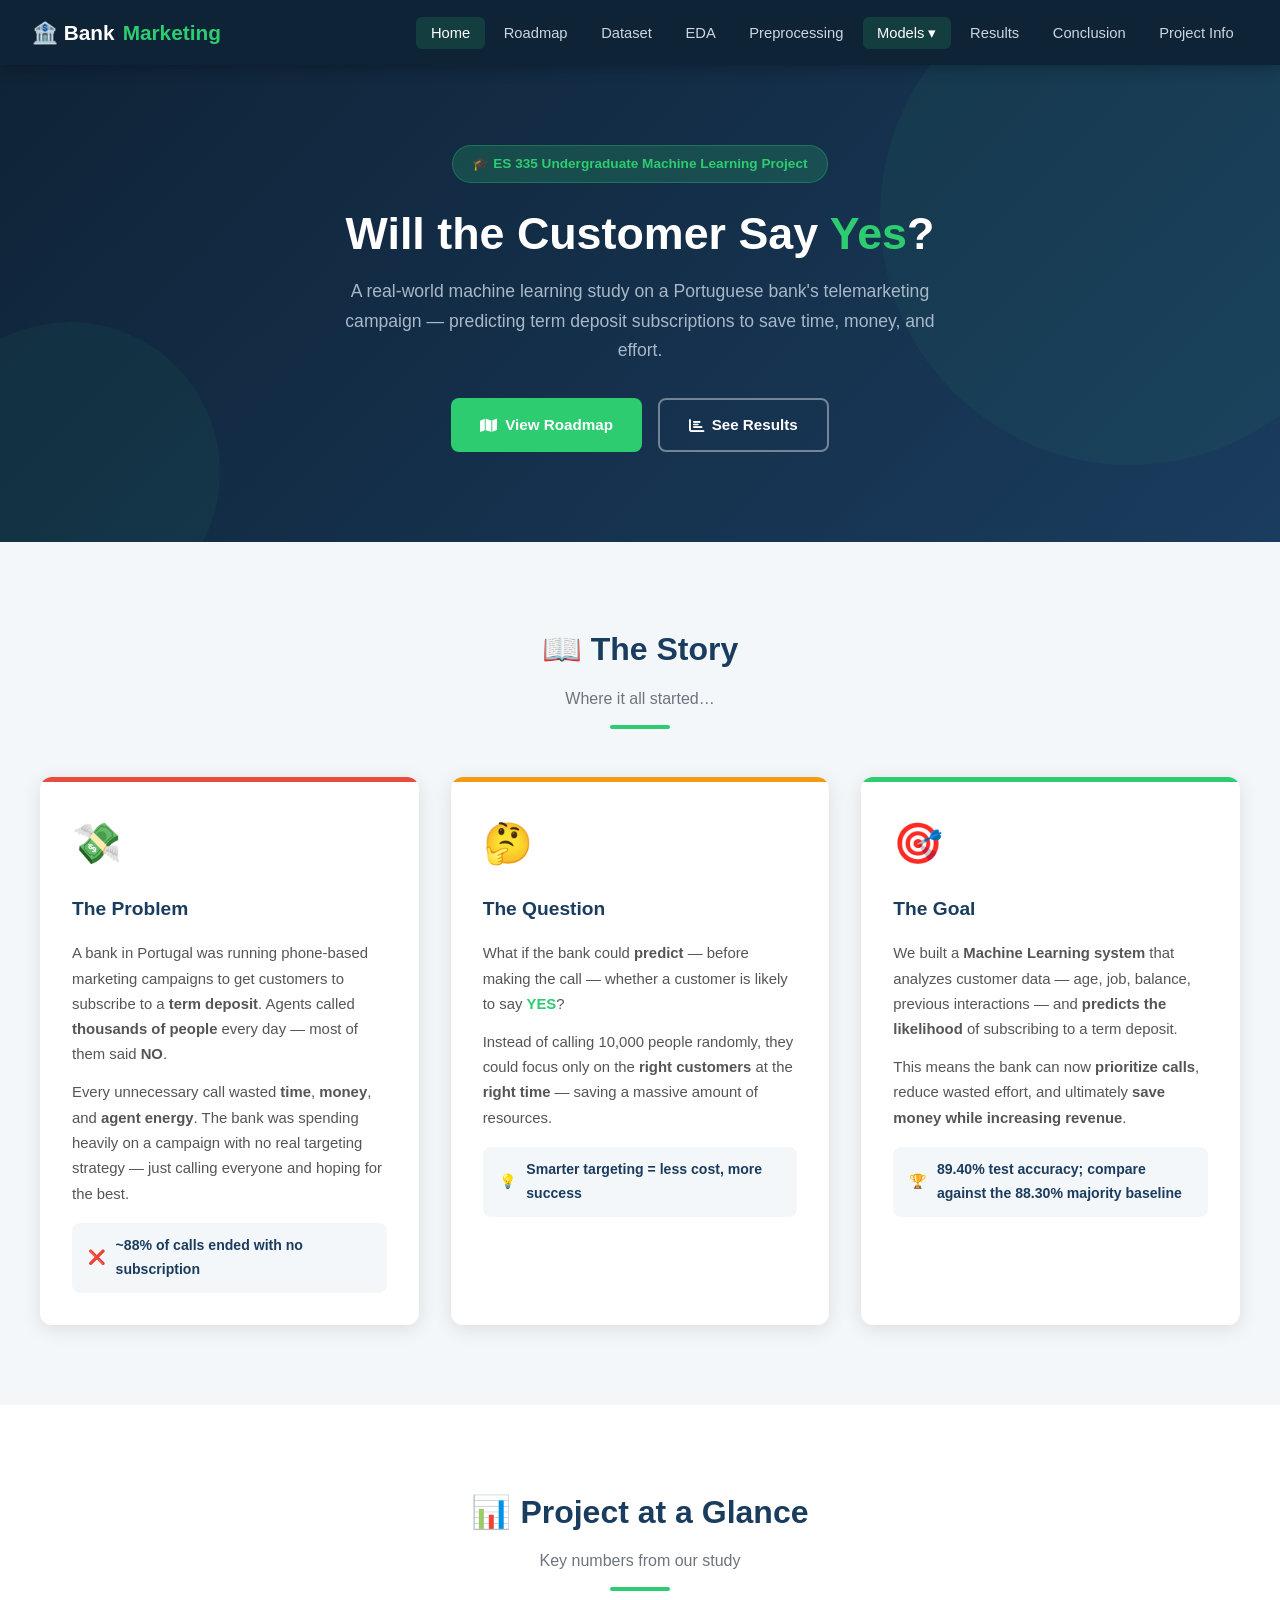
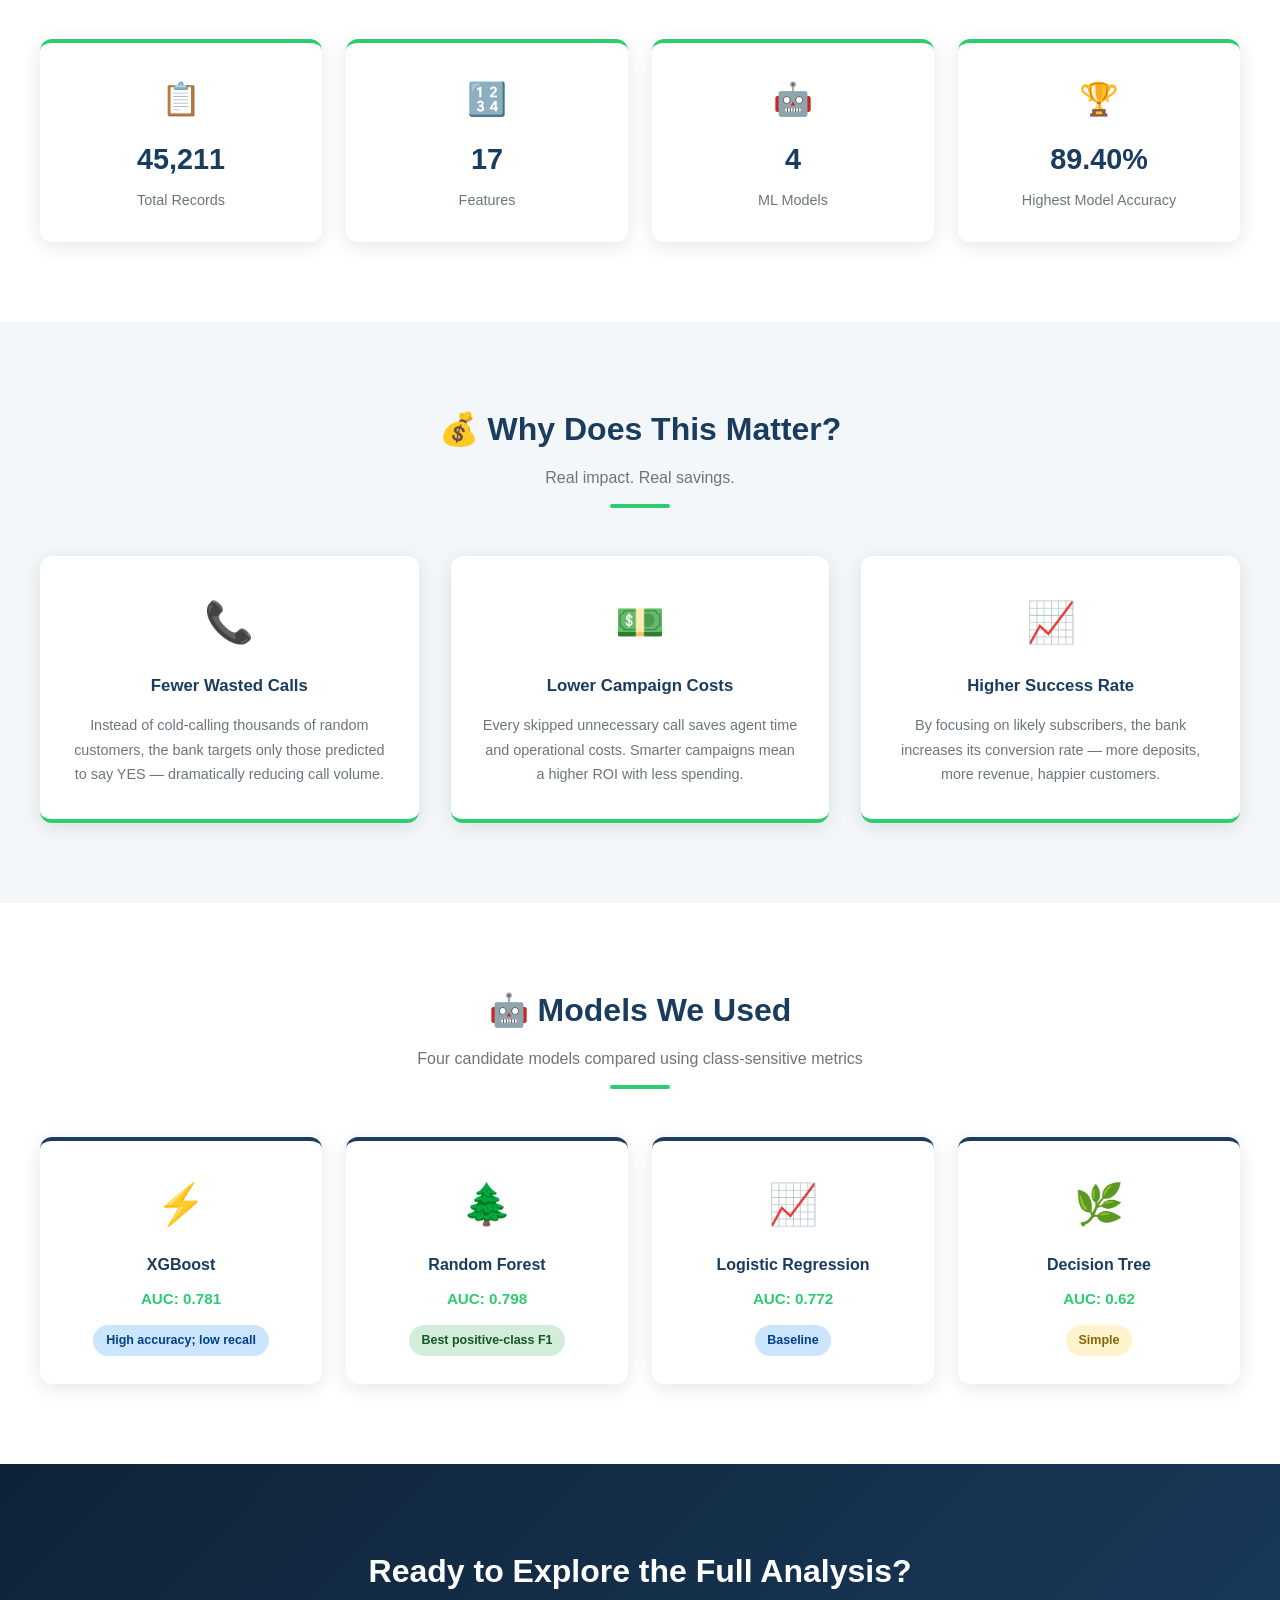
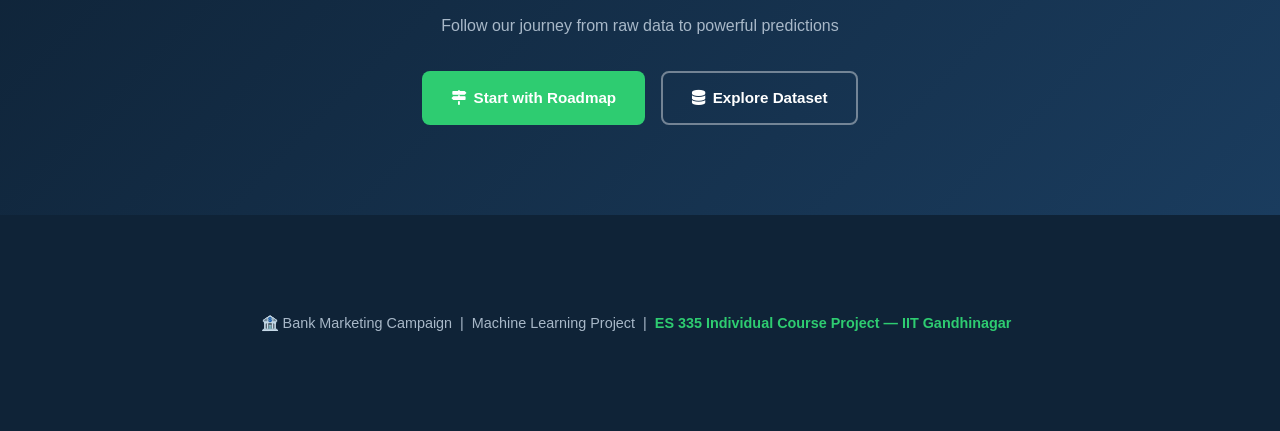
<file: docs/index.html>
<!DOCTYPE html>
<html lang="en">
<head>
  <meta charset="UTF-8" />
  <meta name="viewport" content="width=device-width, initial-scale=1.0"/>
  <title>Bank Marketing Campaign</title>
  <link rel="icon" href="data:image/svg+xml,
    <svg xmlns='http://www.w3.org/2000/svg' 
    viewBox='0 0 100 100'>
    <text y='.9em' font-size='90'>🏦</text>
    </svg>"/>
  <!-- ============================================
       Main Stylesheet
       ============================================ -->
  <link rel="stylesheet" href="css/style.css" />
  <!-- Font Awesome for icons -->
  <link rel="stylesheet" href="https://cdnjs.cloudflare.com/ajax/libs/font-awesome/6.4.0/css/all.min.css"/>
<style>
.updated-analysis-note{background:#eef6ff;border-left:4px solid #2563eb;padding:16px 18px;margin:18px 0;border-radius:8px;line-height:1.55}
.updated-analysis-note strong{color:#173b70}
.updated-metrics-table{width:100%;border-collapse:collapse;margin:18px 0}
.updated-metrics-table th,.updated-metrics-table td{padding:10px;border-bottom:1px solid #dbe3ee;text-align:center}
.updated-metrics-table th:first-child,.updated-metrics-table td:first-child{text-align:left}
</style>
</head>
<body>

  <!-- ============================================
       NAVBAR
       ============================================ -->
  <nav class="navbar">
    <div class="nav-container">

      <!-- Logo -->
      <a href="index.html" class="nav-logo">
        🏦 Bank <span>Marketing</span>
      </a>

      <!-- Hamburger (mobile) -->
      <div class="hamburger" onclick="toggleMenu()">
        <span></span><span></span><span></span>
      </div>

      <!-- Nav Links -->
      <ul class="nav-links" id="navLinks">
        <li><a href="index.html" class="active">Home</a></li>
        <li><a href="roadmap.html">Roadmap</a></li>
        <li><a href="dataset.html">Dataset</a></li>
        <li><a href="eda.html">EDA</a></li>
        <li><a href="preprocessing.html">Preprocessing</a></li>

        <!-- Models Dropdown -->
        <li class="dropdown">
          <a href="#">Models ▾</a>
          <ul class="dropdown-menu">
            <li><a href="logistic.html">📈 Logistic Regression</a></li>
            <li><a href="decision_tree.html">🌿 Decision Tree</a></li>
            <li><a href="random_forest.html">🌲 Random Forest</a></li>
            <li><a href="xgboost.html">⚡ XGBoost</a></li>
          </ul>
        </li>

        <li><a href="results.html">Results</a></li>
        <li><a href="conclusion.html">Conclusion</a></li>
        <li><a href="team.html">Project Info</a></li>
      </ul>

    </div>
  </nav>
  <!-- END NAVBAR -->


  <!-- ============================================
       HERO SECTION
       ============================================ -->
  <section class="hero">
    <div class="hero-content">
      <div class="hero-badge">🎓 ES 335 Undergraduate Machine Learning Project</div>
      <h1>Will the Customer Say <span>Yes</span>?</h1>
      <p>
        A real-world machine learning study on a Portuguese bank's
        telemarketing campaign — predicting term deposit subscriptions
        to save time, money, and effort.
      </p>
      <div class="hero-buttons">
        <a href="roadmap.html" class="btn btn-primary">
          <i class="fas fa-map"></i> View Roadmap
        </a>
        <a href="results.html" class="btn btn-outline">
          <i class="fas fa-chart-bar"></i> See Results
        </a>
      </div>
    </div>
  </section>
  <!-- END HERO -->


  <!-- ============================================
       STORY SECTION — The Problem
       ============================================ -->
  <section class="section">
    <div class="container">

      <div class="section-header">
        <h2>📖 The Story</h2>
        <p>Where it all started…</p>
        <div class="section-line"></div>
      </div>

      <!-- Story Cards -->
      <div class="story-grid">

        <!-- Card 1: The Problem -->
        <div class="story-card story-problem">
          <div class="story-icon">💸</div>
          <h3>The Problem</h3>
          <p>
            A bank in Portugal was running phone-based marketing campaigns
            to get customers to subscribe to a <strong>term deposit</strong>.
            Agents called <strong>thousands of people</strong> every day —
            most of them said <strong>NO</strong>.
          </p>
          <p>
            Every unnecessary call wasted <strong>time</strong>,
            <strong>money</strong>, and <strong>agent energy</strong>.
            The bank was spending heavily on a campaign with no real targeting
            strategy — just calling everyone and hoping for the best.
          </p>
          <div class="story-stat">
            <span>❌</span>
            <strong>~88% of calls ended with no subscription</strong>
          </div>
        </div>

        <!-- Card 2: The Question -->
        <div class="story-card story-question">
          <div class="story-icon">🤔</div>
          <h3>The Question</h3>
          <p>
            What if the bank could <strong>predict</strong> — before making
            the call — whether a customer is likely to say
            <strong style="color: var(--secondary)">YES</strong>?
          </p>
          <p>
            Instead of calling 10,000 people randomly, they could focus only
            on the <strong>right customers</strong> at the
            <strong>right time</strong> — saving a massive amount of resources.
          </p>
          <div class="story-stat">
            <span>💡</span>
            <strong>Smarter targeting = less cost, more success</strong>
          </div>
        </div>

        <!-- Card 3: The Goal -->
        <div class="story-card story-goal">
          <div class="story-icon">🎯</div>
          <h3>The Goal</h3>
          <p>
            We built a <strong>Machine Learning system</strong> that analyzes
            customer data — age, job, balance, previous interactions — and
            <strong>predicts the likelihood</strong> of subscribing to a
            term deposit.
          </p>
          <p>
            This means the bank can now <strong>prioritize calls</strong>,
            reduce wasted effort, and ultimately
            <strong>save money while increasing revenue</strong>.
          </p>
          <div class="story-stat">
            <span>🏆</span>
            <strong>89.40% test accuracy; compare against the 88.30% majority baseline</strong>
          </div>
        </div>

      </div>
    </div>
  </section>
  <!-- END STORY SECTION -->


  <!-- ============================================
       STATS SECTION
       ============================================ -->
  <section class="section section-alt">
    <div class="container">

      <div class="section-header">
        <h2>📊 Project at a Glance</h2>
        <p>Key numbers from our study</p>
        <div class="section-line"></div>
      </div>

      <div class="grid-4">
        <div class="stat-card">
          <div class="stat-icon">📋</div>
          <div class="stat-value">45,211</div>
          <div class="stat-label">Total Records</div>
        </div>
        <div class="stat-card">
          <div class="stat-icon">🔢</div>
          <div class="stat-value">17</div>
          <div class="stat-label">Features</div>
        </div>
        <div class="stat-card">
          <div class="stat-icon">🤖</div>
          <div class="stat-value">4</div>
          <div class="stat-label">ML Models</div>
        </div>
        <div class="stat-card">
          <div class="stat-icon">🏆</div>
          <div class="stat-value">89.40%</div>
          <div class="stat-label">Highest Model Accuracy</div>
        </div>
      </div>

    </div>
  </section>
  <!-- END STATS SECTION -->


  <!-- ============================================
       WHY IT MATTERS SECTION
       ============================================ -->
  <section class="section">
    <div class="container">

      <div class="section-header">
        <h2>💰 Why Does This Matter?</h2>
        <p>Real impact. Real savings.</p>
        <div class="section-line"></div>
      </div>

      <div class="grid-3">

        <div class="impact-card">
          <div class="impact-icon">📞</div>
          <h4>Fewer Wasted Calls</h4>
          <p>
            Instead of cold-calling thousands of random customers,
            the bank targets only those predicted to say YES —
            dramatically reducing call volume.
          </p>
        </div>

        <div class="impact-card">
          <div class="impact-icon">💵</div>
          <h4>Lower Campaign Costs</h4>
          <p>
            Every skipped unnecessary call saves agent time and
            operational costs. Smarter campaigns mean a
            higher ROI with less spending.
          </p>
        </div>

        <div class="impact-card">
          <div class="impact-icon">📈</div>
          <h4>Higher Success Rate</h4>
          <p>
            By focusing on likely subscribers, the bank
            increases its conversion rate — more deposits,
            more revenue, happier customers.
          </p>
        </div>

      </div>

    </div>
  </section>
  <!-- END WHY IT MATTERS -->


  <!-- ============================================
       MODELS OVERVIEW SECTION
       ============================================ -->
  <section class="section section-alt">
    <div class="container">

      <div class="section-header">
        <h2>🤖 Models We Used</h2>
        <p>Four candidate models compared using class-sensitive metrics</p>
        <div class="section-line"></div>
      </div>

      <div class="grid-4">

          <a href="xgboost.html" class="model-card">
          <div class="model-icon">⚡</div>
          <h4>XGBoost</h4>
          <div class="model-score">AUC: 0.781</div>
          <span class="badge badge-blue">High accuracy; low recall</span>
        </a>

        <a href="random_forest.html" class="model-card">
          <div class="model-icon">🌲</div>
          <h4>Random Forest</h4>
          <div class="model-score">AUC: 0.798</div>
          <span class="badge badge-green">Best positive-class F1</span>
        </a>

        <a href="logistic.html" class="model-card">
          <div class="model-icon">📈</div>
          <h4>Logistic Regression</h4>
          <div class="model-score">AUC: 0.772</div>
          <span class="badge badge-blue">Baseline</span>
        </a>

        <a href="decision_tree.html" class="model-card">
          <div class="model-icon">🌿</div>
          <h4>Decision Tree</h4>
          <div class="model-score">AUC: 0.62</div>
          <span class="badge badge-orange">Simple</span>
        </a>

      </div>

    </div>
  </section>
  <!-- END MODELS OVERVIEW -->


  <!-- ============================================
       CTA SECTION
       ============================================ -->
  <section class="cta-section">
    <div class="cta-content">
      <h2>Ready to Explore the Full Analysis?</h2>
      <p>Follow our journey from raw data to powerful predictions</p>
      <div class="hero-buttons">
        <a href="roadmap.html" class="btn btn-primary">
          <i class="fas fa-map-signs"></i> Start with Roadmap
        </a>
        <a href="dataset.html" class="btn btn-outline">
          <i class="fas fa-database"></i> Explore Dataset
        </a>
      </div>
    </div>
  </section>
  <!-- END CTA -->


  <!-- ============================================
       FOOTER
       ============================================ -->
  <footer>
    <p>
      🏦 Bank Marketing Campaign &nbsp;|&nbsp;
      Machine Learning Project &nbsp;|&nbsp;
      <span>ES 335 Individual Course Project — IIT Gandhinagar</span> &nbsp;
    </p>
  </footer>
  <!-- END FOOTER -->

  <!-- ============================================
       JAVASCRIPT
       ============================================ -->
  <!--
  <script>
    /* ----- Mobile Menu Toggle ----- */
    function toggleMenu() {
      document.getElementById('navLinks').classList.toggle('open');
    }

    /* ----- Active nav link highlight ----- */
    document.querySelectorAll('.nav-links a').forEach(link => {
      if (link.href === window.location.href) {
        link.classList.add('active');
      }
    });
  </script>
  -->
  <script src="js/main.js"></script>

    <!-- ============================================
     Floating Repository Button (Fixed)
     ============================================ -->
  
</body>
</html>
</file>
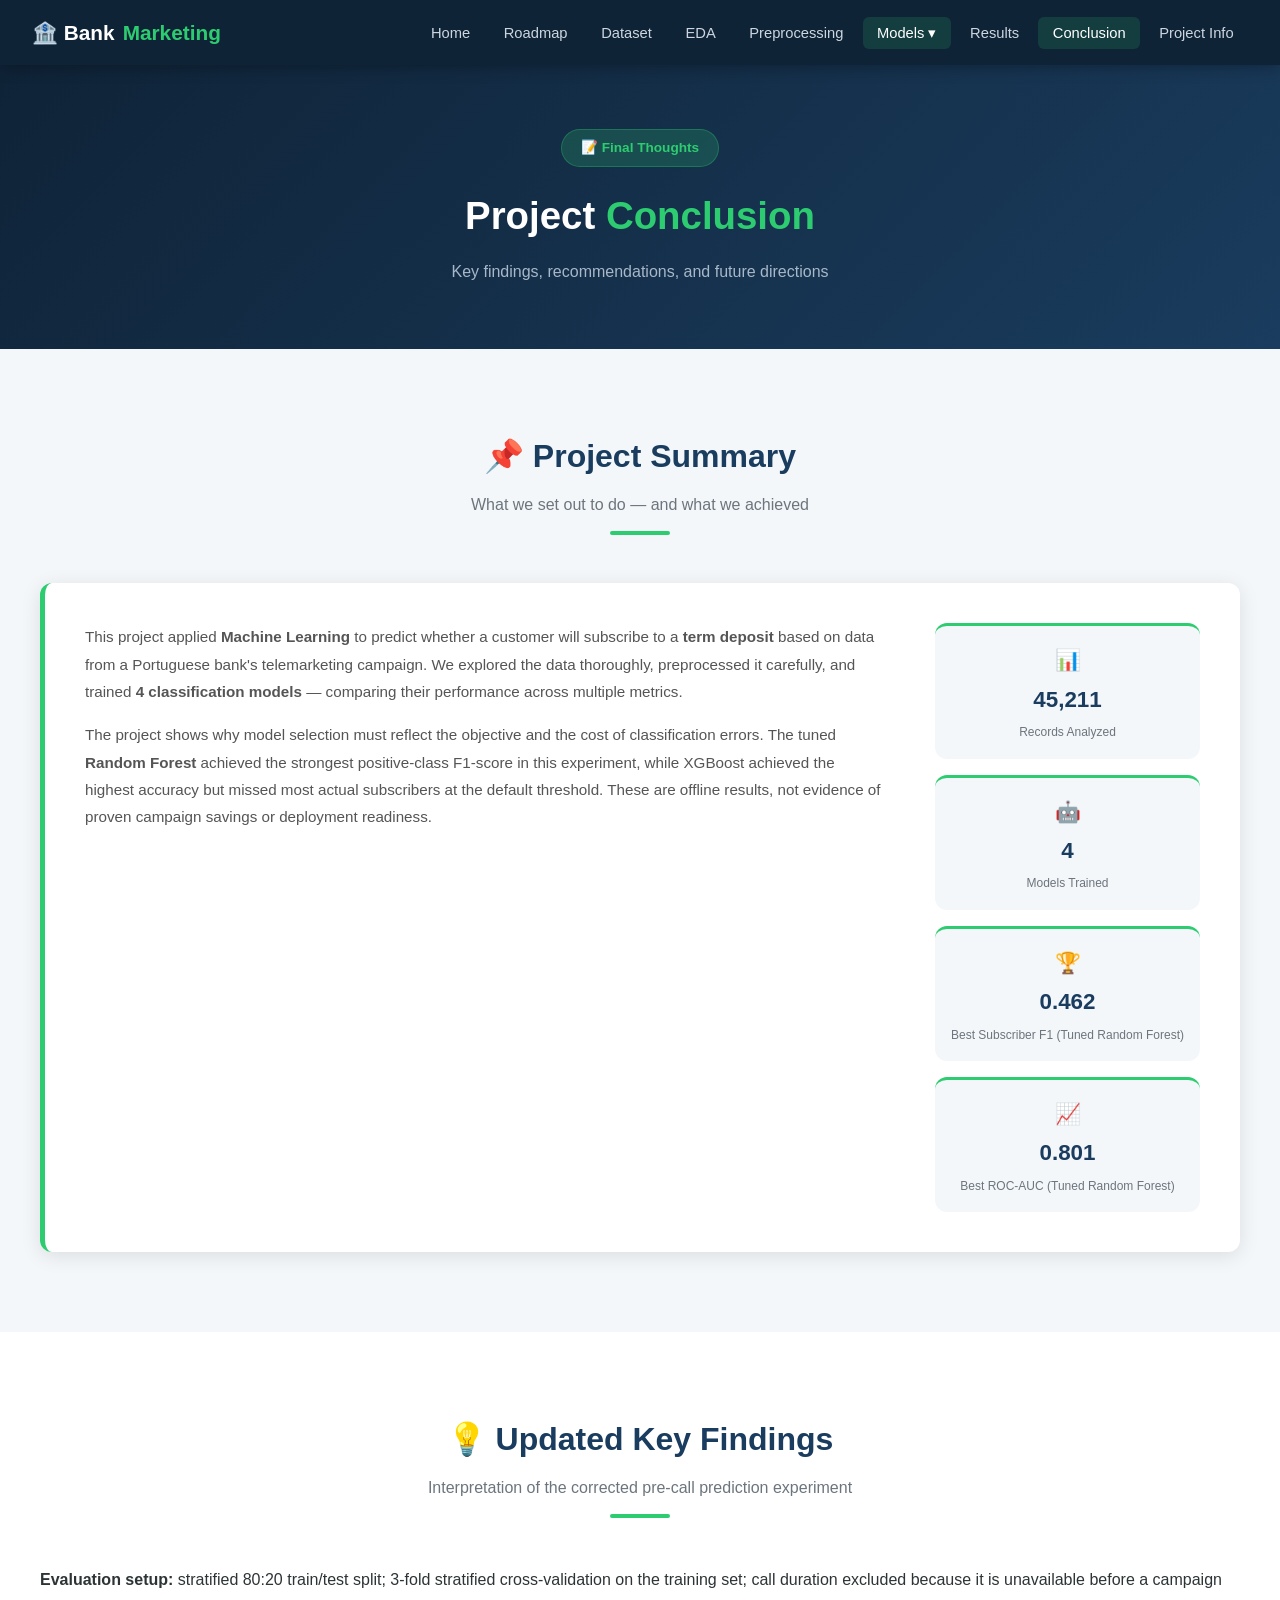
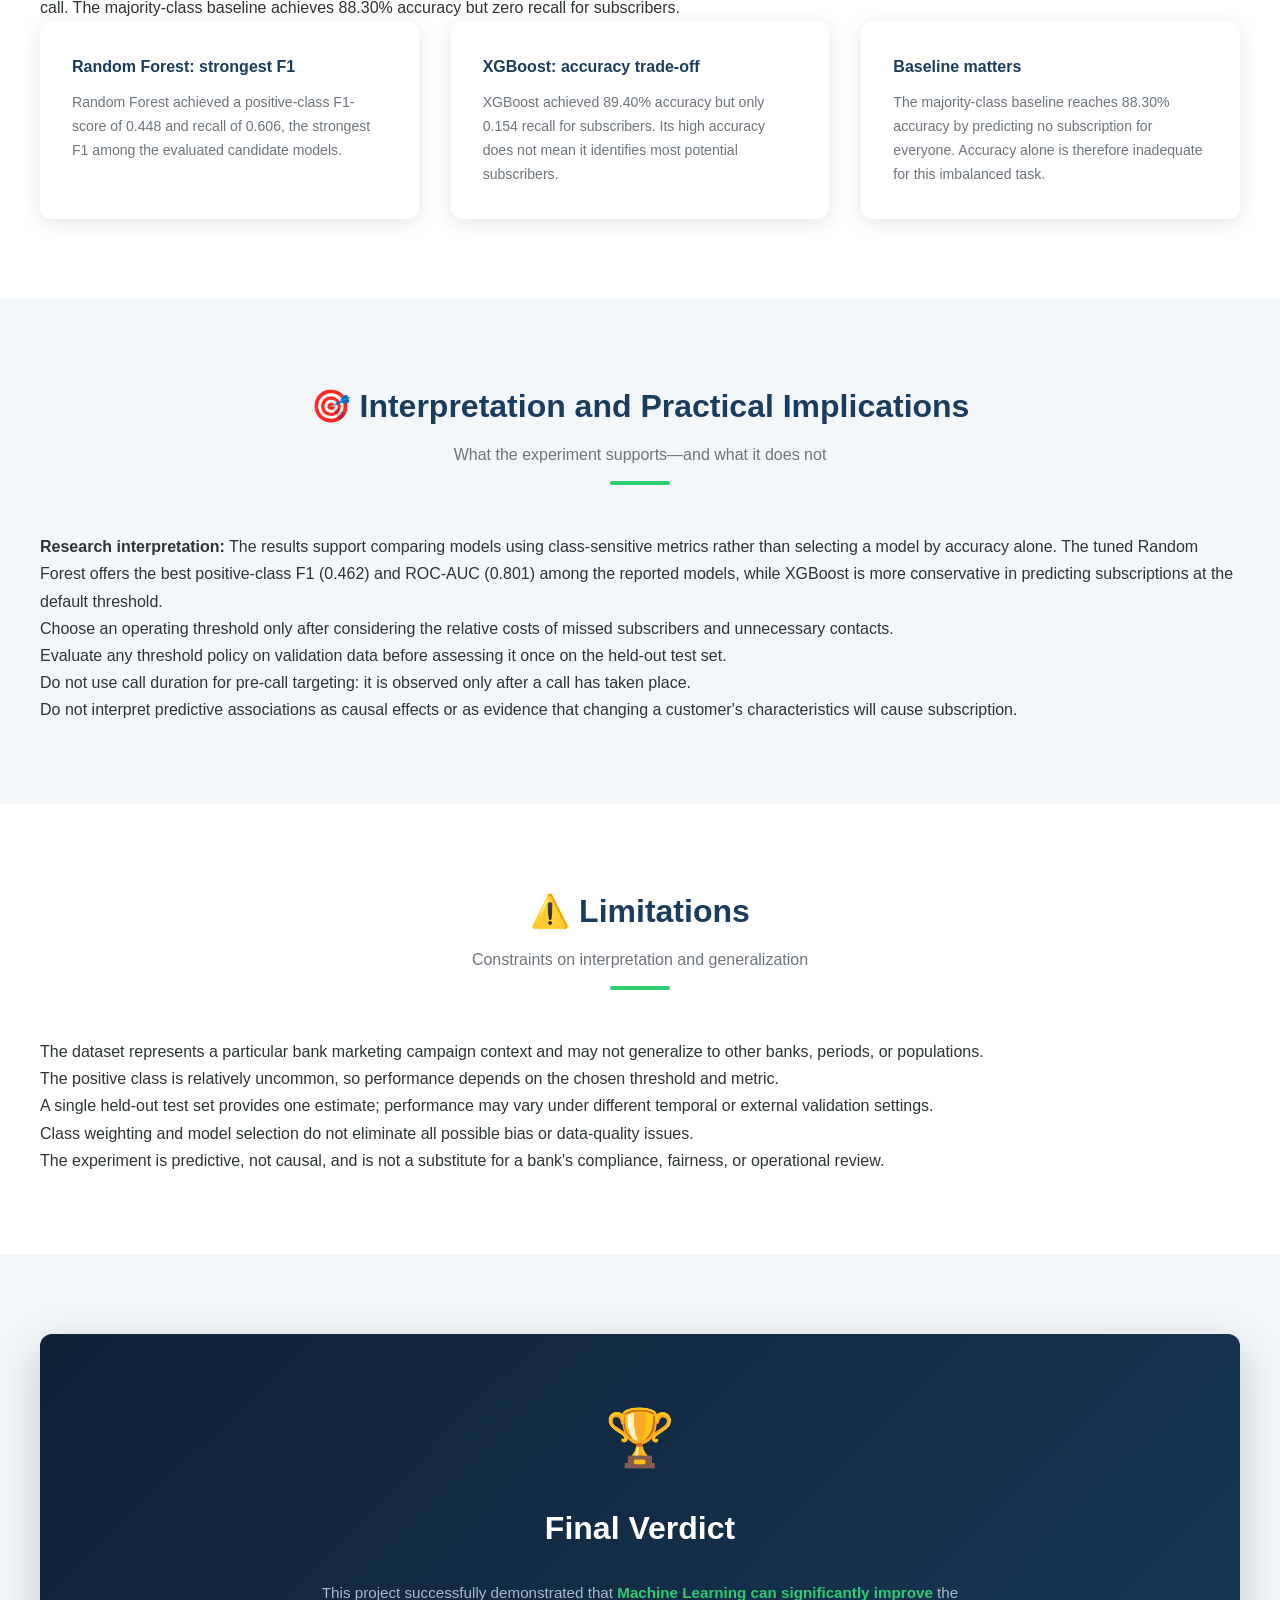
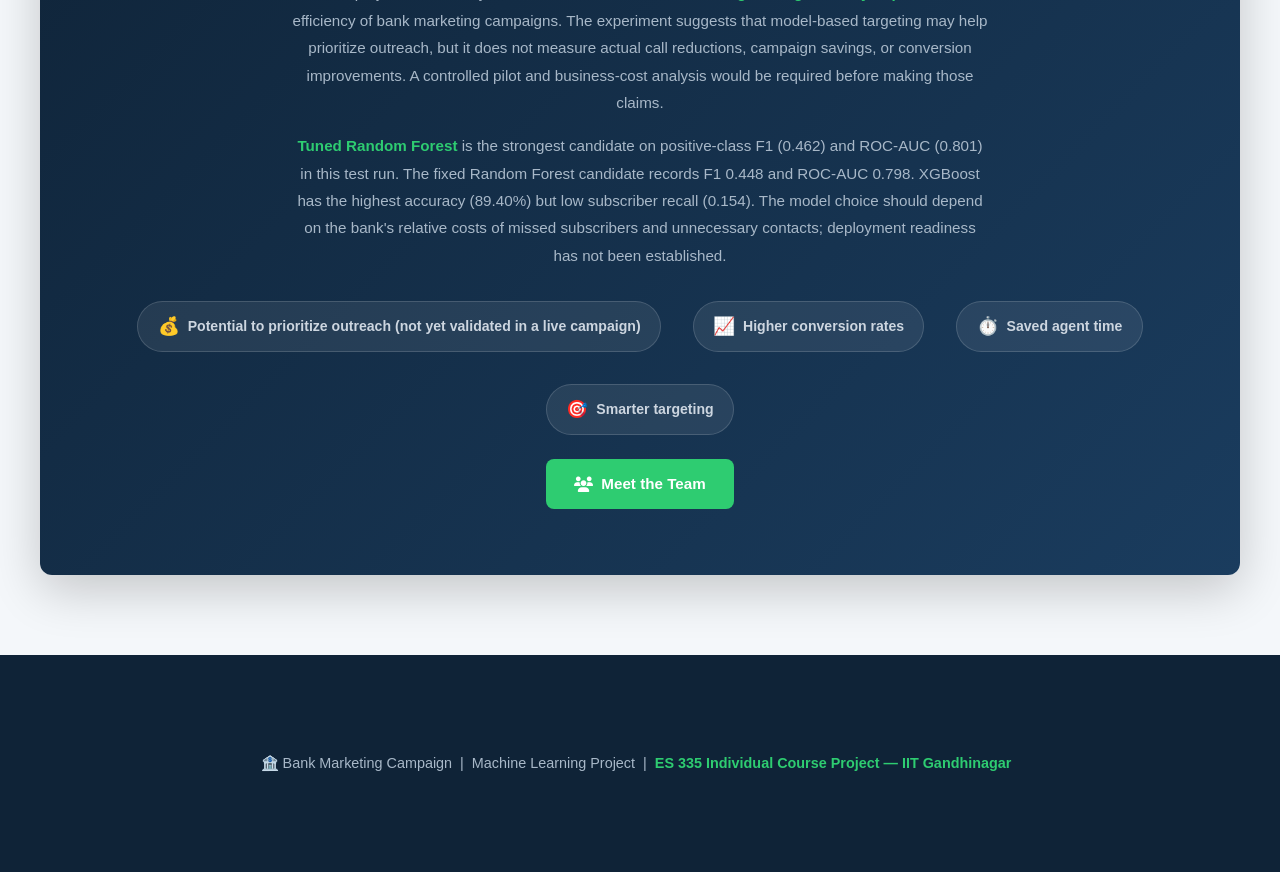
<file: docs/conclusion.html>
<!DOCTYPE html>
<html lang="en">
<head>
  <meta charset="UTF-8" />
  <meta name="viewport" content="width=device-width, initial-scale=1.0"/>
  <title>Conclusion — Bank Marketing Campaign</title>
  <!-- ============================================
       Favicon
       ============================================ -->
  <link rel="icon" href="data:image/svg+xml,<svg xmlns='http://www.w3.org/2000/svg' viewBox='0 0 100 100'><text y='.9em' font-size='90'>🏦</text></svg>"/>
  <!-- ============================================
       Main Stylesheet
       ============================================ -->
  <link rel="stylesheet" href="css/style.css" />
  <!-- Font Awesome -->
  <link rel="stylesheet" href="https://cdnjs.cloudflare.com/ajax/libs/font-awesome/6.4.0/css/all.min.css"/>
</head>
<body>

  <!-- ============================================
       NAVBAR
       ============================================ -->
  <nav class="navbar">
    <div class="nav-container">
      <a href="index.html" class="nav-logo">🏦 Bank <span>Marketing</span></a>
      <div class="hamburger" onclick="toggleMenu()">
        <span></span><span></span><span></span>
      </div>
      <ul class="nav-links" id="navLinks">
        <li><a href="index.html">Home</a></li>
        <li><a href="roadmap.html">Roadmap</a></li>
        <li><a href="dataset.html">Dataset</a></li>
        <li><a href="eda.html">EDA</a></li>
        <li><a href="preprocessing.html">Preprocessing</a></li>
        <li class="dropdown">
          <a href="#">Models ▾</a>
          <ul class="dropdown-menu">
            <li><a href="logistic.html">📈 Logistic Regression</a></li>
            <li><a href="decision_tree.html">🌿 Decision Tree</a></li>
            <li><a href="random_forest.html">🌲 Random Forest</a></li>
            <li><a href="xgboost.html">⚡ XGBoost</a></li>
          </ul>
        </li>
        <li><a href="results.html">Results</a></li>
        <li><a href="conclusion.html" class="active">Conclusion</a></li>
        <li><a href="team.html">Project Info</a></li>
      </ul>
    </div>
  </nav>
  <!-- END NAVBAR -->


  <!-- ============================================
       PAGE HERO
       ============================================ -->
  <section class="page-hero">
    <div class="hero-content">
      <div class="hero-badge">📝 Final Thoughts</div>
      <h1>Project <span>Conclusion</span></h1>
      <p>Key findings, recommendations, and future directions</p>
    </div>
  </section>
  <!-- END PAGE HERO -->


  <!-- ============================================
       SECTION 1 — Project Summary
       ============================================ -->
  <section class="section">
    <div class="container">

      <div class="section-header">
        <h2>📌 Project Summary</h2>
        <p>What we set out to do — and what we achieved</p>
        <div class="section-line"></div>
      </div>

      <div class="summary-banner">
        <div class="summary-banner-text">
          <p>
            This project applied <strong>Machine Learning</strong> to predict
            whether a customer will subscribe to a
            <strong>term deposit</strong> based on data from a Portuguese
            bank's telemarketing campaign. We explored the data thoroughly,
            preprocessed it carefully, and trained <strong>4 classification
            models</strong> — comparing their performance across multiple
            metrics.
          </p>
          <p>
            The project shows why model selection must reflect the objective
            and the cost of classification errors. The tuned
            <strong>Random Forest</strong> achieved the strongest positive-class
            F1-score in this experiment, while XGBoost achieved the highest
            accuracy but missed most actual subscribers at the default threshold.
            These are offline results, not evidence of proven campaign savings
            or deployment readiness.
          </p>
        </div>
        <div class="summary-banner-stats">
          <div class="sb-stat">
            <span class="sb-icon">📊</span>
            <span class="sb-val">45,211</span>
            <span class="sb-lab">Records Analyzed</span>
          </div>
          <div class="sb-stat">
            <span class="sb-icon">🤖</span>
            <span class="sb-val">4</span>
            <span class="sb-lab">Models Trained</span>
          </div>
          <div class="sb-stat">
            <span class="sb-icon">🏆</span>
            <span class="sb-val">0.462</span>
            <span class="sb-lab">Best Subscriber F1 (Tuned Random Forest)</span>
          </div>
          <div class="sb-stat">
            <span class="sb-icon">📈</span>
            <span class="sb-val">0.801</span>
            <span class="sb-lab">Best ROC-AUC (Tuned Random Forest)</span>
          </div>
        </div>
      </div>

    </div>
  </section>
  <!-- END PROJECT SUMMARY -->


  <!-- ============================================
       SECTION 2 — Key Findings
       ============================================ -->
  <section class="section section-alt"><div class="container">
<div class="section-header"><h2>💡 Updated Key Findings</h2><p>Interpretation of the corrected pre-call prediction experiment</p><div class="section-line"></div></div>
<div class="updated-analysis-note"><strong>Evaluation setup:</strong> stratified 80:20 train/test split; 3-fold stratified cross-validation on the training set; call duration excluded because it is unavailable before a campaign call. The majority-class baseline achieves 88.30% accuracy but zero recall for subscribers.</div>
<div class="grid-3">
<div class="finding-card"><h3>Random Forest: strongest F1</h3><p>Random Forest achieved a positive-class F1-score of 0.448 and recall of 0.606, the strongest F1 among the evaluated candidate models.</p></div>
<div class="finding-card"><h3>XGBoost: accuracy trade-off</h3><p>XGBoost achieved 89.40% accuracy but only 0.154 recall for subscribers. Its high accuracy does not mean it identifies most potential subscribers.</p></div>
<div class="finding-card"><h3>Baseline matters</h3><p>The majority-class baseline reaches 88.30% accuracy by predicting no subscription for everyone. Accuracy alone is therefore inadequate for this imbalanced task.</p></div>
</div></div></section>
  <!-- END KEY FINDINGS -->


  <!-- ============================================
       SECTION 3 — Recommendations
       ============================================ -->
  <section class="section"><div class="container">
<div class="section-header"><h2>🎯 Interpretation and Practical Implications</h2><p>What the experiment supports—and what it does not</p><div class="section-line"></div></div>
<div class="updated-analysis-note"><strong>Research interpretation:</strong> The results support comparing models using class-sensitive metrics rather than selecting a model by accuracy alone. The tuned Random Forest offers the best positive-class F1 (0.462) and ROC-AUC (0.801) among the reported models, while XGBoost is more conservative in predicting subscriptions at the default threshold.</div>
<ul>
<li>Choose an operating threshold only after considering the relative costs of missed subscribers and unnecessary contacts.</li>
<li>Evaluate any threshold policy on validation data before assessing it once on the held-out test set.</li>
<li>Do not use call duration for pre-call targeting: it is observed only after a call has taken place.</li>
<li>Do not interpret predictive associations as causal effects or as evidence that changing a customer's characteristics will cause subscription.</li>
</ul></div></section>
  <!-- END RECOMMENDATIONS -->


  <!-- ============================================
       SECTION 4 — Limitations
       ============================================ -->
  <section class="section section-alt"><div class="container">
<div class="section-header"><h2>⚠️ Limitations</h2><p>Constraints on interpretation and generalization</p><div class="section-line"></div></div>
<ul>
<li>The dataset represents a particular bank marketing campaign context and may not generalize to other banks, periods, or populations.</li>
<li>The positive class is relatively uncommon, so performance depends on the chosen threshold and metric.</li>
<li>A single held-out test set provides one estimate; performance may vary under different temporal or external validation settings.</li>
<li>Class weighting and model selection do not eliminate all possible bias or data-quality issues.</li>
<li>The experiment is predictive, not causal, and is not a substitute for a bank's compliance, fairness, or operational review.</li>
</ul></div></section>
  <!-- END LIMITATIONS -->


  <!-- ============================================
       SECTION 5 — Final Verdict
       ============================================ -->
  <section class="section">
    <div class="container">

      <div class="verdict-box">
        <div class="verdict-icon">🏆</div>
        <h2>Final Verdict</h2>
        <p>
          This project successfully demonstrated that
          <strong>Machine Learning can significantly improve</strong>
          the efficiency of bank marketing campaigns. The experiment suggests that model-based targeting may help prioritize outreach, but it does not measure actual call reductions, campaign savings, or conversion improvements. A controlled pilot and business-cost analysis would be required before making those claims.</p>
        <p>
          <strong>Tuned Random Forest</strong> is the strongest candidate on positive-class F1 (0.462) and ROC-AUC (0.801) in this test run. The fixed Random Forest candidate records F1 0.448 and ROC-AUC 0.798. XGBoost has the highest accuracy (89.40%) but low subscriber recall (0.154). The model choice should depend on the bank's relative costs of missed subscribers and unnecessary contacts; deployment readiness has not been established.</p>
        <div class="verdict-metrics">
          <div class="verdict-metric">
            <span class="vm-icon">💰</span>
            <span class="vm-text">Potential to prioritize outreach (not yet validated in a live campaign)</span>
          </div>
          <div class="verdict-metric">
            <span class="vm-icon">📈</span>
            <span class="vm-text">Higher conversion rates</span>
          </div>
          <div class="verdict-metric">
            <span class="vm-icon">⏱️</span>
            <span class="vm-text">Saved agent time</span>
          </div>
          <div class="verdict-metric">
            <span class="vm-icon">🎯</span>
            <span class="vm-text">Smarter targeting</span>
          </div>
        </div>
        <a href="team.html" class="btn btn-primary" style="margin-top:1.5rem;">
          <i class="fas fa-users"></i> Meet the Team
        </a>
      </div>

    </div>
  </section>
  <!-- END FINAL VERDICT -->


  <!-- ============================================
       FOOTER
       ============================================ -->
  <footer>
    <p>
      🏦 Bank Marketing Campaign &nbsp;|&nbsp;
      Machine Learning Project &nbsp;|&nbsp;
      <span>ES 335 Individual Course Project — IIT Gandhinagar</span> &nbsp;
    </p>
  </footer>
  <!-- END FOOTER -->


  <!-- ============================================
       JAVASCRIPT
       ============================================ -->
  <!--
  <script>
    /* ----- Mobile Menu Toggle ----- */
    function toggleMenu() {
      document.getElementById('navLinks').classList.toggle('open');
    }

    /* ----- Active nav link ----- */
    document.querySelectorAll('.nav-links a').forEach(link => {
      if (link.href === window.location.href) {
        link.classList.add('active');
      }
    });

    /* ----- Animate finding cards on scroll ----- */
    const findingCards = document.querySelectorAll('.finding-card');
    const findObserver = new IntersectionObserver((entries) => {
      entries.forEach((entry, i) => {
        if (entry.isIntersecting) {
          setTimeout(() => {
            entry.target.classList.add('finding-visible');
          }, i * 100);
        }
      });
    }, { threshold: 0.1 });
    findingCards.forEach(card => findObserver.observe(card));

    /* ----- Animate rec items on scroll ----- */
    const recItems = document.querySelectorAll('.rec-item');
    const recObserver = new IntersectionObserver((entries) => {
      entries.forEach((entry, i) => {
        if (entry.isIntersecting) {
          setTimeout(() => {
            entry.target.classList.add('rec-visible');
          }, i * 120);
        }
      });
    }, { threshold: 0.1 });
    recItems.forEach(item => recObserver.observe(item));
  </script>
  -->
  <script src="js/main.js"></script>

    <!-- ============================================
     Floating Repository Button (Fixed)
     ============================================ -->

</body>
</html>
</file>
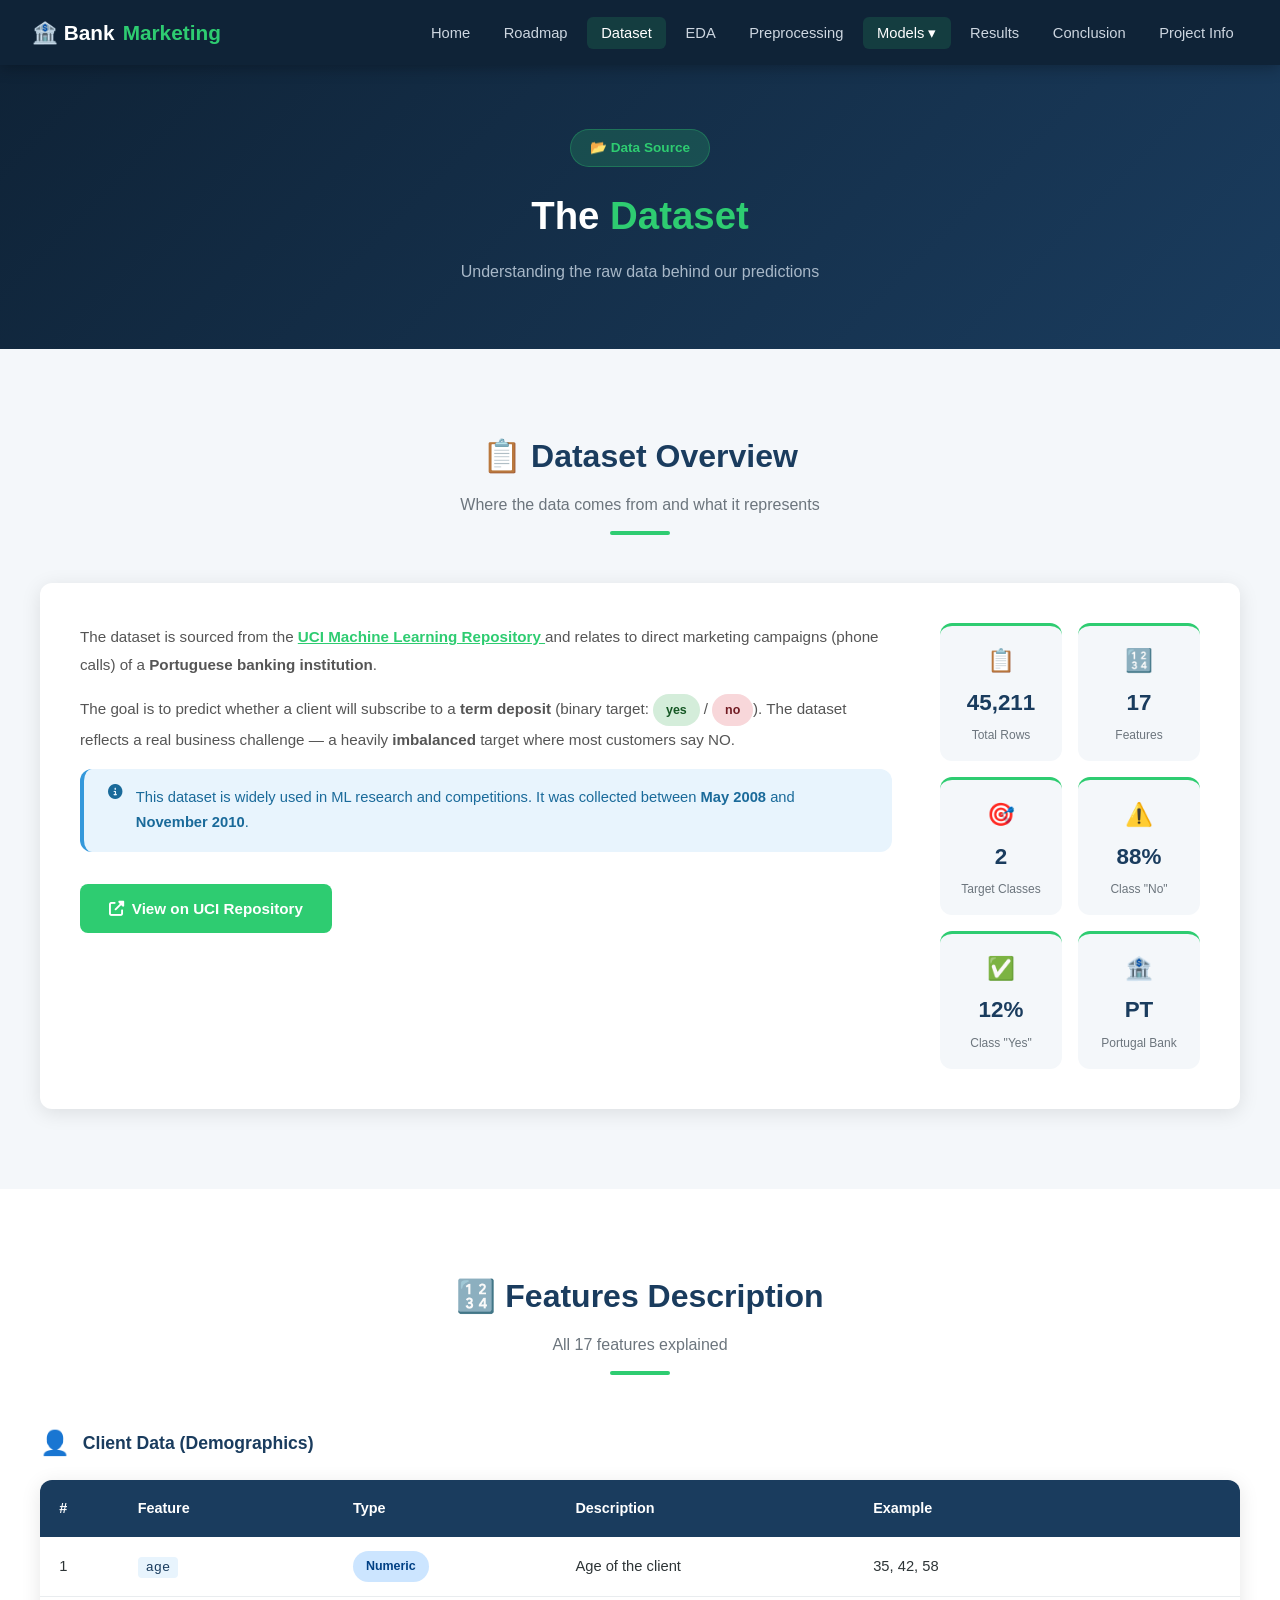
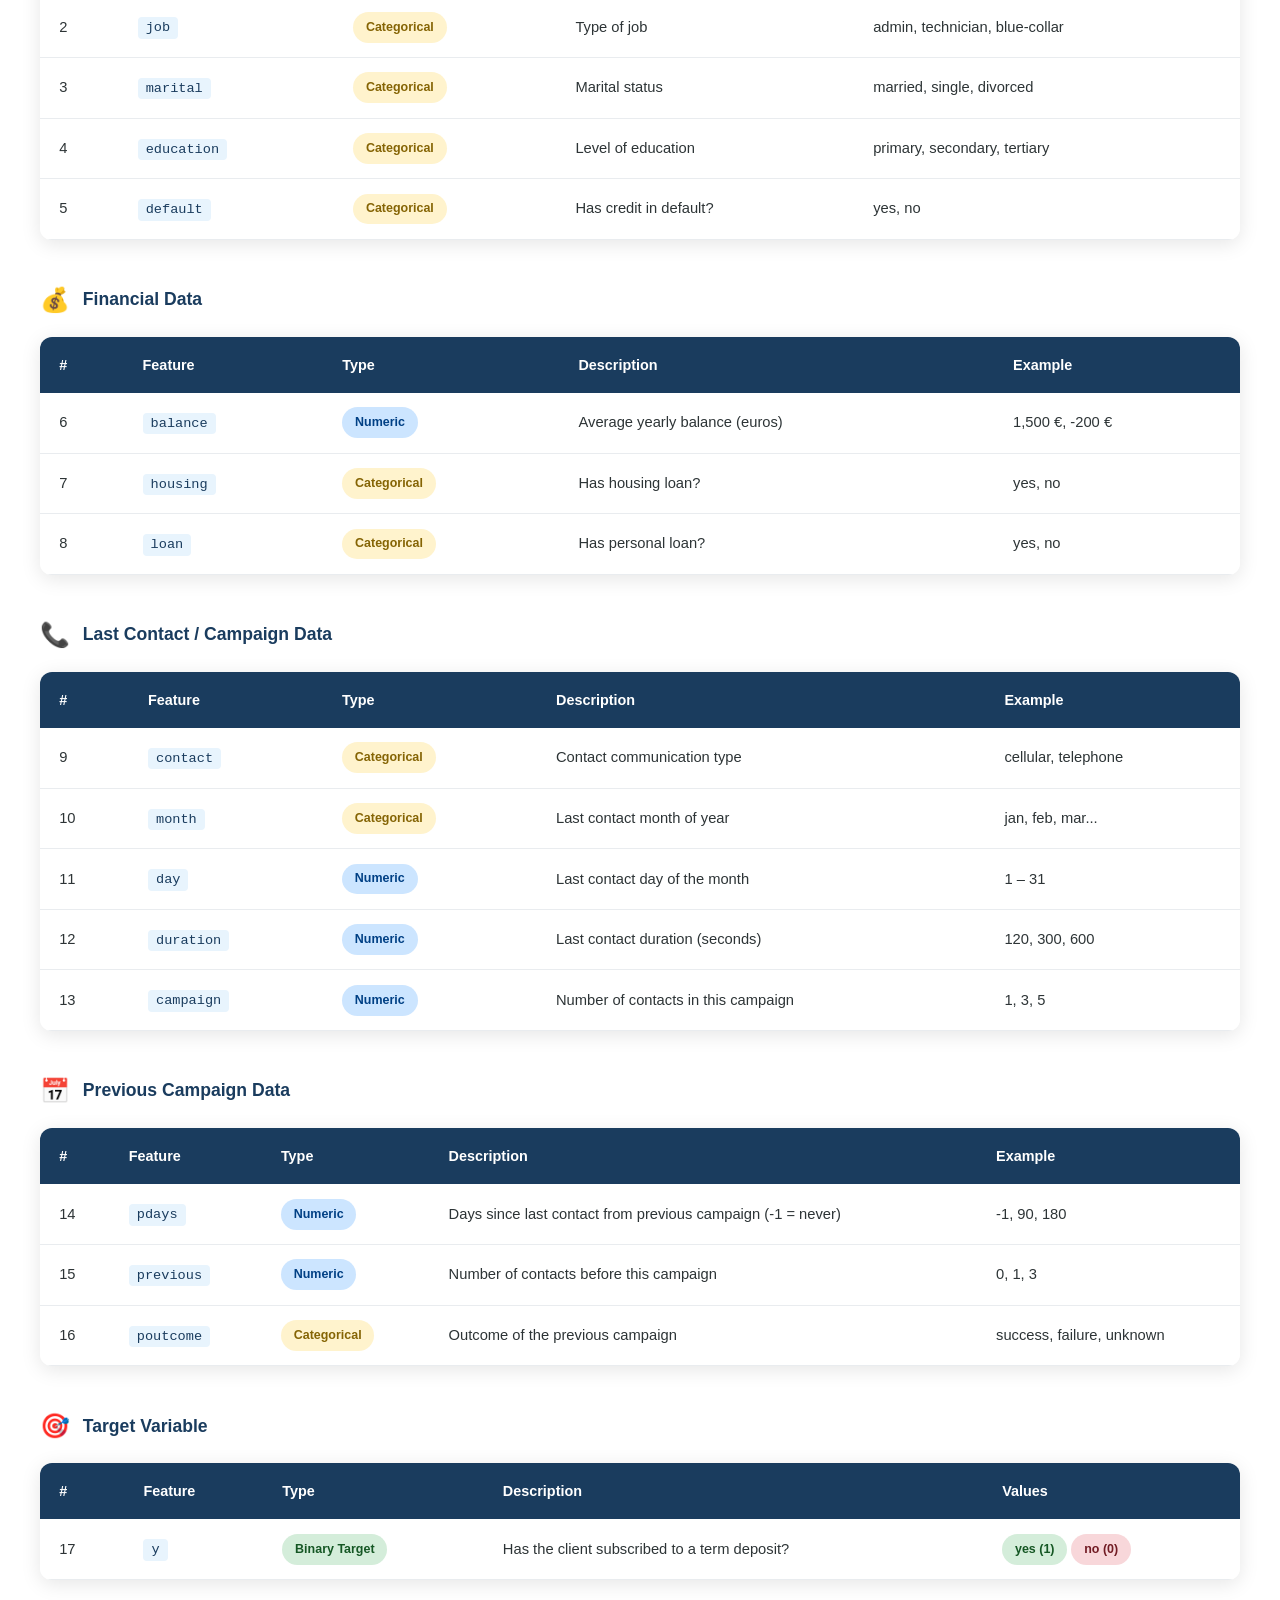
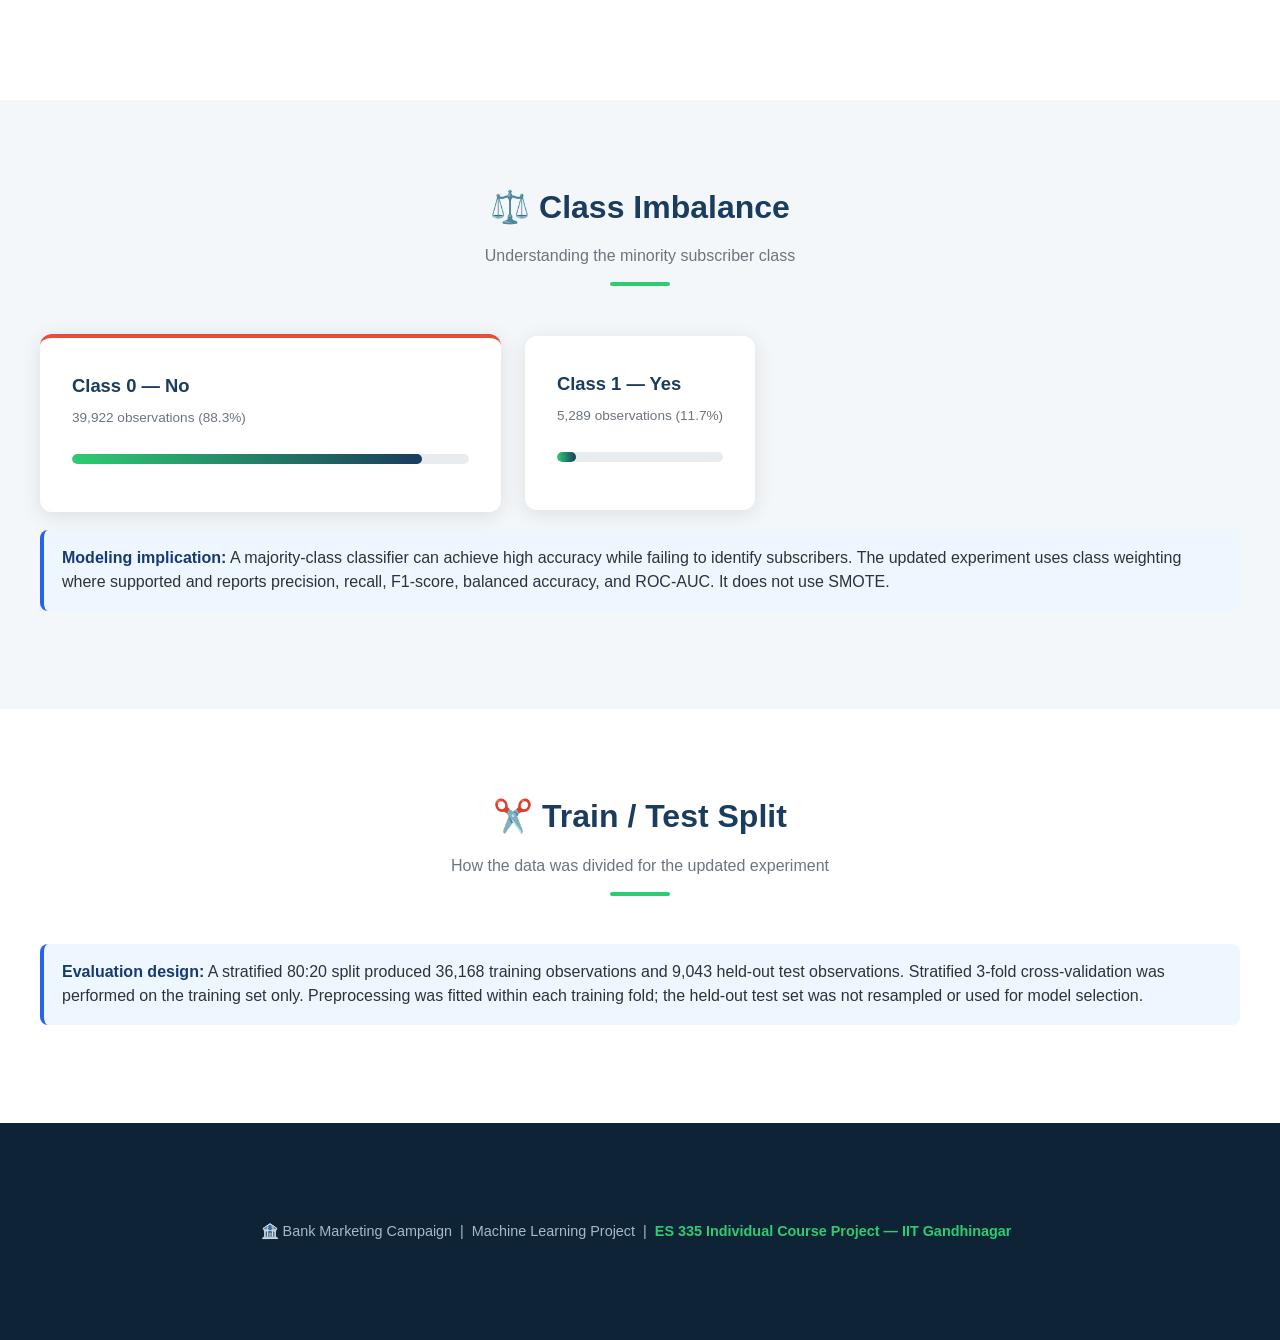
<file: docs/dataset.html>
<!DOCTYPE html>
<html lang="en">
<head>
  <meta charset="UTF-8" />
  <meta name="viewport" content="width=device-width, initial-scale=1.0"/>
  <title>Dataset — Bank Marketing Campaign</title>
  <!-- ============================================
       Favicon
       ============================================ -->
  <link rel="icon" href="data:image/svg+xml,<svg xmlns='http://www.w3.org/2000/svg' viewBox='0 0 100 100'><text y='.9em' font-size='90'>🏦</text></svg>"/>
  <!-- ============================================
       Main Stylesheet
       ============================================ -->
  <link rel="stylesheet" href="css/style.css" />
  <!-- Font Awesome -->
  <link rel="stylesheet" href="https://cdnjs.cloudflare.com/ajax/libs/font-awesome/6.4.0/css/all.min.css"/>
<style>
.updated-analysis-note{background:#eef6ff;border-left:4px solid #2563eb;padding:16px 18px;margin:18px 0;border-radius:8px;line-height:1.55}
.updated-analysis-note strong{color:#173b70}
.updated-metrics-table{width:100%;border-collapse:collapse;margin:18px 0}
.updated-metrics-table th,.updated-metrics-table td{padding:10px;border-bottom:1px solid #dbe3ee;text-align:center}
.updated-metrics-table th:first-child,.updated-metrics-table td:first-child{text-align:left}
</style>
</head>
<body>

  <!-- ============================================
       NAVBAR
       ============================================ -->
  <nav class="navbar">
    <div class="nav-container">
      <a href="index.html" class="nav-logo">🏦 Bank <span>Marketing</span></a>
      <div class="hamburger" onclick="toggleMenu()">
        <span></span><span></span><span></span>
      </div>
      <ul class="nav-links" id="navLinks">
        <li><a href="index.html">Home</a></li>
        <li><a href="roadmap.html">Roadmap</a></li>
        <li><a href="dataset.html" class="active">Dataset</a></li>
        <li><a href="eda.html">EDA</a></li>
        <li><a href="preprocessing.html">Preprocessing</a></li>
        <li class="dropdown">
          <a href="#">Models ▾</a>
          <ul class="dropdown-menu">
            <li><a href="logistic.html">📈 Logistic Regression</a></li>
            <li><a href="decision_tree.html">🌿 Decision Tree</a></li>
            <li><a href="random_forest.html">🌲 Random Forest</a></li>
            <li><a href="xgboost.html">⚡ XGBoost</a></li>
          </ul>
        </li>
        <li><a href="results.html">Results</a></li>
        <li><a href="conclusion.html">Conclusion</a></li>
        <li><a href="team.html">Project Info</a></li>
      </ul>
    </div>
  </nav>
  <!-- END NAVBAR -->


  <!-- ============================================
       PAGE HERO
       ============================================ -->
  <section class="page-hero">
    <div class="hero-content">
      <div class="hero-badge">📂 Data Source</div>
      <h1>The <span>Dataset</span></h1>
      <p>Understanding the raw data behind our predictions</p>
    </div>
  </section>
  <!-- END PAGE HERO -->


  <!-- ============================================
       SECTION 1 — Dataset Overview
       ============================================ -->
  <section class="section">
    <div class="container">

      <div class="section-header">
        <h2>📋 Dataset Overview</h2>
        <p>Where the data comes from and what it represents</p>
        <div class="section-line"></div>
      </div>

      <div class="ds-overview">
        <div class="ds-overview-text">
          <p>
            The dataset is sourced from the
            <a href="https://archive.ics.uci.edu/dataset/222/bank+marketing"
               target="_blank" class="text-link">
              UCI Machine Learning Repository
            </a>
            and relates to direct marketing campaigns (phone calls) of a
            <strong>Portuguese banking institution</strong>.
          </p>
          <p>
            The goal is to predict whether a client will subscribe to a
            <strong>term deposit</strong> (binary target:
            <span class="badge badge-green">yes</span> /
            <span class="badge badge-red">no</span>).
            The dataset reflects a real business challenge —
            a heavily <strong>imbalanced</strong> target where most
            customers say NO.
          </p>

          <div class="alert alert-info">
            <i class="fas fa-info-circle"></i>
            <span>
              This dataset is widely used in ML research and competitions.
              It was collected between <strong>May 2008</strong> and
              <strong>November 2010</strong>.
            </span>
          </div>

          <a href="https://archive.ics.uci.edu/dataset/222/bank+marketing"
             target="_blank" class="btn btn-primary" style="margin-top:1rem;">
            <i class="fas fa-external-link-alt"></i> View on UCI Repository
          </a>
        </div>

        <!-- Dataset quick stats -->
        <div class="ds-stats">
          <div class="ds-stat-item">
            <span class="ds-stat-icon">📋</span>
            <span class="ds-stat-val">45,211</span>
            <span class="ds-stat-lab">Total Rows</span>
          </div>
          <div class="ds-stat-item">
            <span class="ds-stat-icon">🔢</span>
            <span class="ds-stat-val">17</span>
            <span class="ds-stat-lab">Features</span>
          </div>
          <div class="ds-stat-item">
            <span class="ds-stat-icon">🎯</span>
            <span class="ds-stat-val">2</span>
            <span class="ds-stat-lab">Target Classes</span>
          </div>
          <div class="ds-stat-item">
            <span class="ds-stat-icon">⚠️</span>
            <span class="ds-stat-val">88%</span>
            <span class="ds-stat-lab">Class "No"</span>
          </div>
          <div class="ds-stat-item">
            <span class="ds-stat-icon">✅</span>
            <span class="ds-stat-val">12%</span>
            <span class="ds-stat-lab">Class "Yes"</span>
          </div>
          <div class="ds-stat-item">
            <span class="ds-stat-icon">🏦</span>
            <span class="ds-stat-val">PT</span>
            <span class="ds-stat-lab">Portugal Bank</span>
          </div>
        </div>
      </div>

    </div>
  </section>
  <!-- END DATASET OVERVIEW -->


  <!-- ============================================
       SECTION 2 — Features Table
       ============================================ -->
  <section class="section section-alt">
    <div class="container">

      <div class="section-header">
        <h2>🔢 Features Description</h2>
        <p>All 17 features explained</p>
        <div class="section-line"></div>
      </div>

      <!-- Category: Client Data -->
      <div class="feat-category">
        <div class="feat-cat-header">
          <span class="feat-cat-icon">👤</span>
          <h3>Client Data (Demographics)</h3>
        </div>
        <div class="table-wrapper">
          <table>
            <thead>
              <tr>
                <th>#</th>
                <th>Feature</th>
                <th>Type</th>
                <th>Description</th>
                <th>Example</th>
              </tr>
            </thead>
            <tbody>
              <tr>
                <td>1</td>
                <td><code>age</code></td>
                <td><span class="badge badge-blue">Numeric</span></td>
                <td>Age of the client</td>
                <td>35, 42, 58</td>
              </tr>
              <tr>
                <td>2</td>
                <td><code>job</code></td>
                <td><span class="badge badge-orange">Categorical</span></td>
                <td>Type of job</td>
                <td>admin, technician, blue-collar</td>
              </tr>
              <tr>
                <td>3</td>
                <td><code>marital</code></td>
                <td><span class="badge badge-orange">Categorical</span></td>
                <td>Marital status</td>
                <td>married, single, divorced</td>
              </tr>
              <tr>
                <td>4</td>
                <td><code>education</code></td>
                <td><span class="badge badge-orange">Categorical</span></td>
                <td>Level of education</td>
                <td>primary, secondary, tertiary</td>
              </tr>
              <tr>
                <td>5</td>
                <td><code>default</code></td>
                <td><span class="badge badge-orange">Categorical</span></td>
                <td>Has credit in default?</td>
                <td>yes, no</td>
              </tr>
            </tbody>
          </table>
        </div>
      </div>

      <!-- Category: Financial Data -->
      <div class="feat-category">
        <div class="feat-cat-header">
          <span class="feat-cat-icon">💰</span>
          <h3>Financial Data</h3>
        </div>
        <div class="table-wrapper">
          <table>
            <thead>
              <tr>
                <th>#</th>
                <th>Feature</th>
                <th>Type</th>
                <th>Description</th>
                <th>Example</th>
              </tr>
            </thead>
            <tbody>
              <tr>
                <td>6</td>
                <td><code>balance</code></td>
                <td><span class="badge badge-blue">Numeric</span></td>
                <td>Average yearly balance (euros)</td>
                <td>1,500 €, -200 €</td>
              </tr>
              <tr>
                <td>7</td>
                <td><code>housing</code></td>
                <td><span class="badge badge-orange">Categorical</span></td>
                <td>Has housing loan?</td>
                <td>yes, no</td>
              </tr>
              <tr>
                <td>8</td>
                <td><code>loan</code></td>
                <td><span class="badge badge-orange">Categorical</span></td>
                <td>Has personal loan?</td>
                <td>yes, no</td>
              </tr>
            </tbody>
          </table>
        </div>
      </div>

      <!-- Category: Campaign Data -->
      <div class="feat-category">
        <div class="feat-cat-header">
          <span class="feat-cat-icon">📞</span>
          <h3>Last Contact / Campaign Data</h3>
        </div>
        <div class="table-wrapper">
          <table>
            <thead>
              <tr>
                <th>#</th>
                <th>Feature</th>
                <th>Type</th>
                <th>Description</th>
                <th>Example</th>
              </tr>
            </thead>
            <tbody>
              <tr>
                <td>9</td>
                <td><code>contact</code></td>
                <td><span class="badge badge-orange">Categorical</span></td>
                <td>Contact communication type</td>
                <td>cellular, telephone</td>
              </tr>
              <tr>
                <td>10</td>
                <td><code>month</code></td>
                <td><span class="badge badge-orange">Categorical</span></td>
                <td>Last contact month of year</td>
                <td>jan, feb, mar...</td>
              </tr>
              <tr>
                <td>11</td>
                <td><code>day</code></td>
                <td><span class="badge badge-blue">Numeric</span></td>
                <td>Last contact day of the month</td>
                <td>1 – 31</td>
              </tr>
              <tr>
                <td>12</td>
                <td><code>duration</code></td>
                <td><span class="badge badge-blue">Numeric</span></td>
                <td>Last contact duration (seconds)</td>
                <td>120, 300, 600</td>
              </tr>
              <tr>
                <td>13</td>
                <td><code>campaign</code></td>
                <td><span class="badge badge-blue">Numeric</span></td>
                <td>Number of contacts in this campaign</td>
                <td>1, 3, 5</td>
              </tr>
            </tbody>
          </table>
        </div>
      </div>

      <!-- Category: Previous Campaign -->
      <div class="feat-category">
        <div class="feat-cat-header">
          <span class="feat-cat-icon">📅</span>
          <h3>Previous Campaign Data</h3>
        </div>
        <div class="table-wrapper">
          <table>
            <thead>
              <tr>
                <th>#</th>
                <th>Feature</th>
                <th>Type</th>
                <th>Description</th>
                <th>Example</th>
              </tr>
            </thead>
            <tbody>
              <tr>
                <td>14</td>
                <td><code>pdays</code></td>
                <td><span class="badge badge-blue">Numeric</span></td>
                <td>Days since last contact from previous campaign (-1 = never)</td>
                <td>-1, 90, 180</td>
              </tr>
              <tr>
                <td>15</td>
                <td><code>previous</code></td>
                <td><span class="badge badge-blue">Numeric</span></td>
                <td>Number of contacts before this campaign</td>
                <td>0, 1, 3</td>
              </tr>
              <tr>
                <td>16</td>
                <td><code>poutcome</code></td>
                <td><span class="badge badge-orange">Categorical</span></td>
                <td>Outcome of the previous campaign</td>
                <td>success, failure, unknown</td>
              </tr>
            </tbody>
          </table>
        </div>
      </div>

      <!-- Category: Target -->
      <div class="feat-category">
        <div class="feat-cat-header">
          <span class="feat-cat-icon">🎯</span>
          <h3>Target Variable</h3>
        </div>
        <div class="table-wrapper">
          <table>
            <thead>
              <tr>
                <th>#</th>
                <th>Feature</th>
                <th>Type</th>
                <th>Description</th>
                <th>Values</th>
              </tr>
            </thead>
            <tbody>
              <tr>
                <td>17</td>
                <td><code>y</code></td>
                <td><span class="badge badge-green">Binary Target</span></td>
                <td>Has the client subscribed to a term deposit?</td>
                <td>
                  <span class="badge badge-green">yes (1)</span>
                  <span class="badge badge-red">no (0)</span>
                </td>
              </tr>
            </tbody>
          </table>
        </div>
      </div>

    </div>
  </section>
  <!-- END FEATURES TABLE -->


  <!-- SECTION 3 — Class Imbalance -->
  <section class="section">
    <div class="container">
      <div class="section-header">
        <h2>⚖️ Class Imbalance</h2>
        <p>Understanding the minority subscriber class</p>
        <div class="section-line"></div>
      </div>
      <div class="imbalance-grid">
        <div class="imbalance-card imbalance-before">
          <h3>Class 0 — No</h3>
          <p class="imb-sub">39,922 observations (88.3%)</p>
          <div class="imb-bar-wrap"><div class="bar-track"><div class="bar-fill" style="width:88.3%;"></div></div></div>
        </div>
        <div class="imbalance-card">
          <h3>Class 1 — Yes</h3>
          <p class="imb-sub">5,289 observations (11.7%)</p>
          <div class="imb-bar-wrap"><div class="bar-track"><div class="bar-fill" style="width:11.7%;"></div></div></div>
        </div>
      </div>
      <div class="updated-analysis-note"><strong>Modeling implication:</strong> A majority-class classifier can achieve high accuracy while failing to identify subscribers. The updated experiment uses class weighting where supported and reports precision, recall, F1-score, balanced accuracy, and ROC-AUC. It does not use SMOTE.</div>
    </div>
  </section>
  <!-- END CLASS IMBALANCE -->

  <!-- SECTION 4 — Train / Test Split -->
  <section class="section section-alt">
    <div class="container">
      <div class="section-header">
        <h2>✂️ Train / Test Split</h2>
        <p>How the data was divided for the updated experiment</p>
        <div class="section-line"></div>
      </div>
      <div class="updated-analysis-note"><strong>Evaluation design:</strong> A stratified 80:20 split produced 36,168 training observations and 9,043 held-out test observations. Stratified 3-fold cross-validation was performed on the training set only. Preprocessing was fitted within each training fold; the held-out test set was not resampled or used for model selection.</div>
    </div>
  </section>
  <!-- END TRAIN/TEST SPLIT -->


  <!-- ============================================
       FOOTER
       ============================================ -->
  <footer>
    <p>
      🏦 Bank Marketing Campaign &nbsp;|&nbsp;
      Machine Learning Project &nbsp;|&nbsp;
      <span>ES 335 Individual Course Project — IIT Gandhinagar</span> &nbsp;
    </p>
  </footer>
  <!-- END FOOTER -->


  <!-- ============================================
       JAVASCRIPT
       ============================================ -->
  <!--
  <script>
    /* ----- Mobile Menu Toggle ----- */
    function toggleMenu() {
      document.getElementById('navLinks').classList.toggle('open');
    }

    /* ----- Active nav link ----- */
    document.querySelectorAll('.nav-links a').forEach(link => {
      if (link.href === window.location.href) {
        link.classList.add('active');
      }
    });

    /* ----- Animate bars on scroll ----- */
    const bars = document.querySelectorAll('.bar-fill');
    const barObserver = new IntersectionObserver((entries) => {
      entries.forEach(entry => {
        if (entry.isIntersecting) {
          entry.target.style.width = entry.target.style.width;
        }
      });
    }, { threshold: 0.3 });
    bars.forEach(bar => barObserver.observe(bar));
  </script>
  -->
  <script src="js/main.js"></script>

    <!-- ============================================
     Floating Repository Button (Fixed)
     ============================================ -->

</body>
</html>
</file>
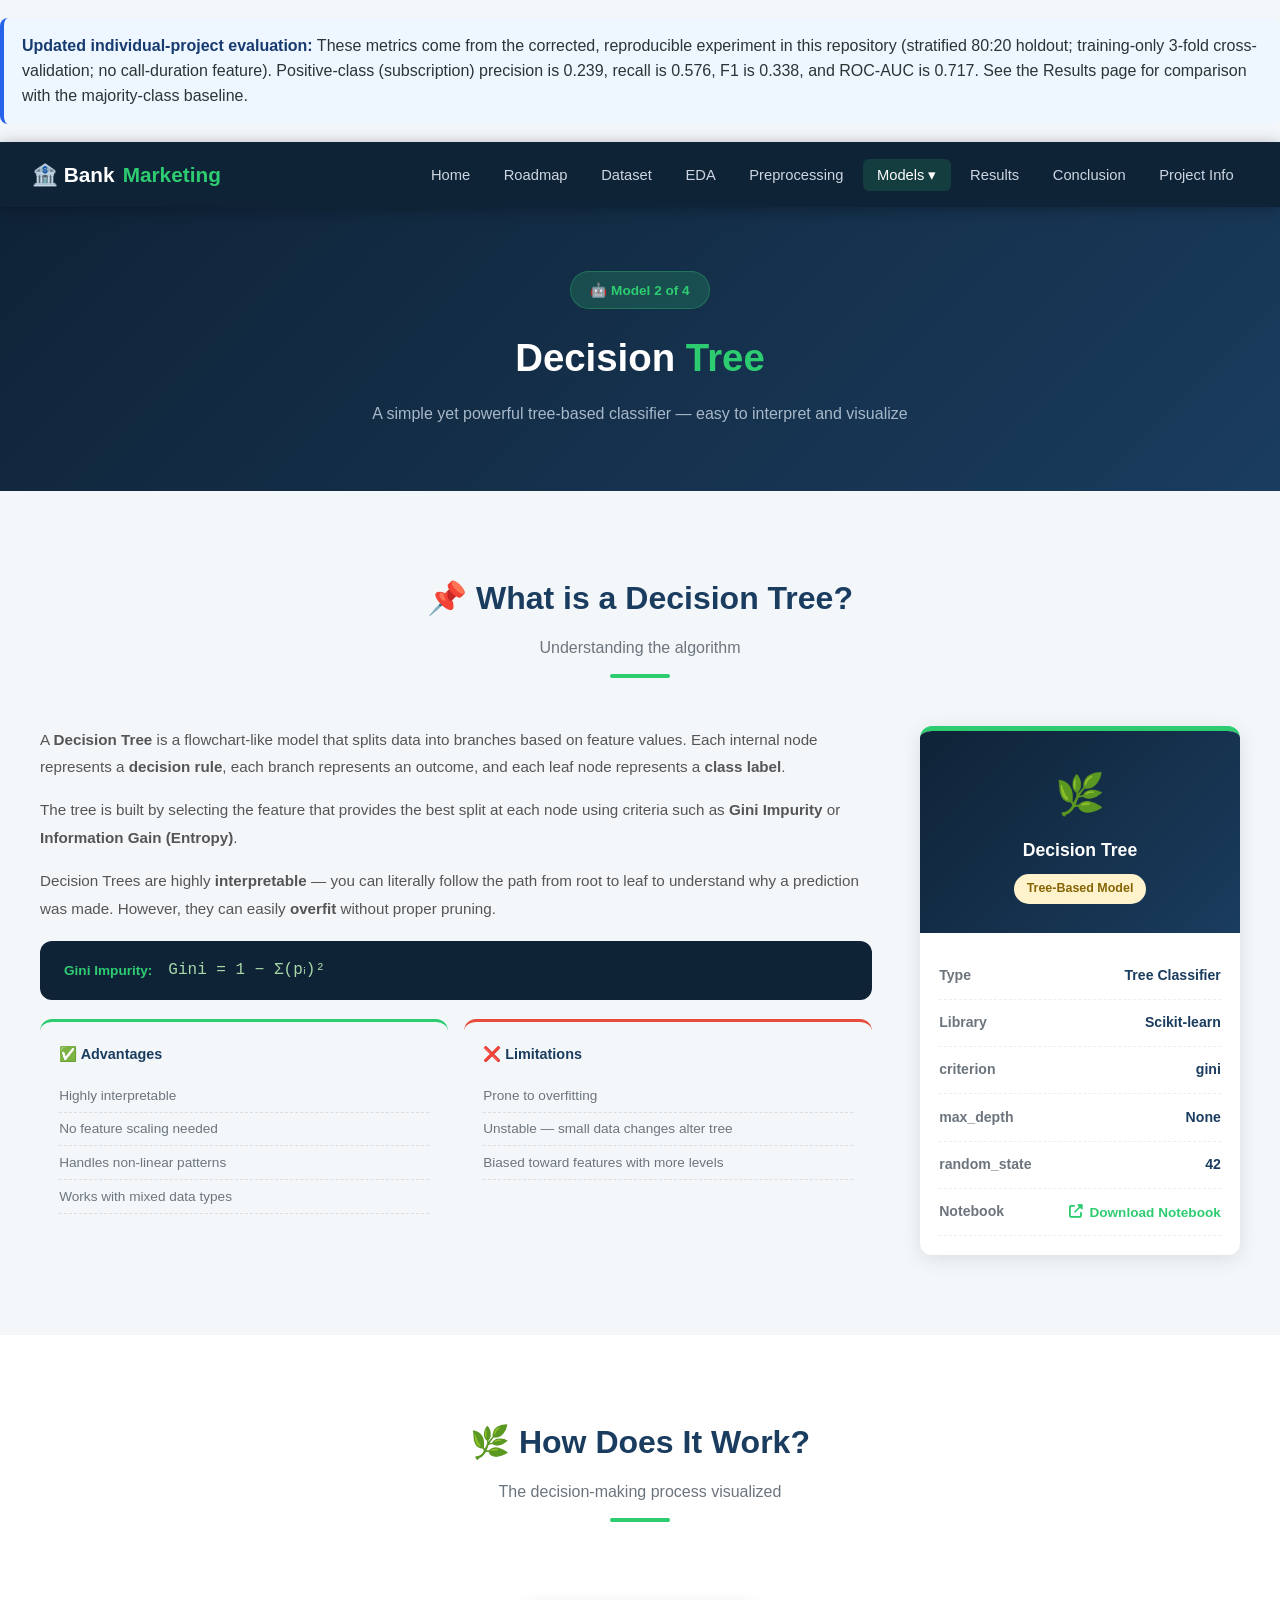
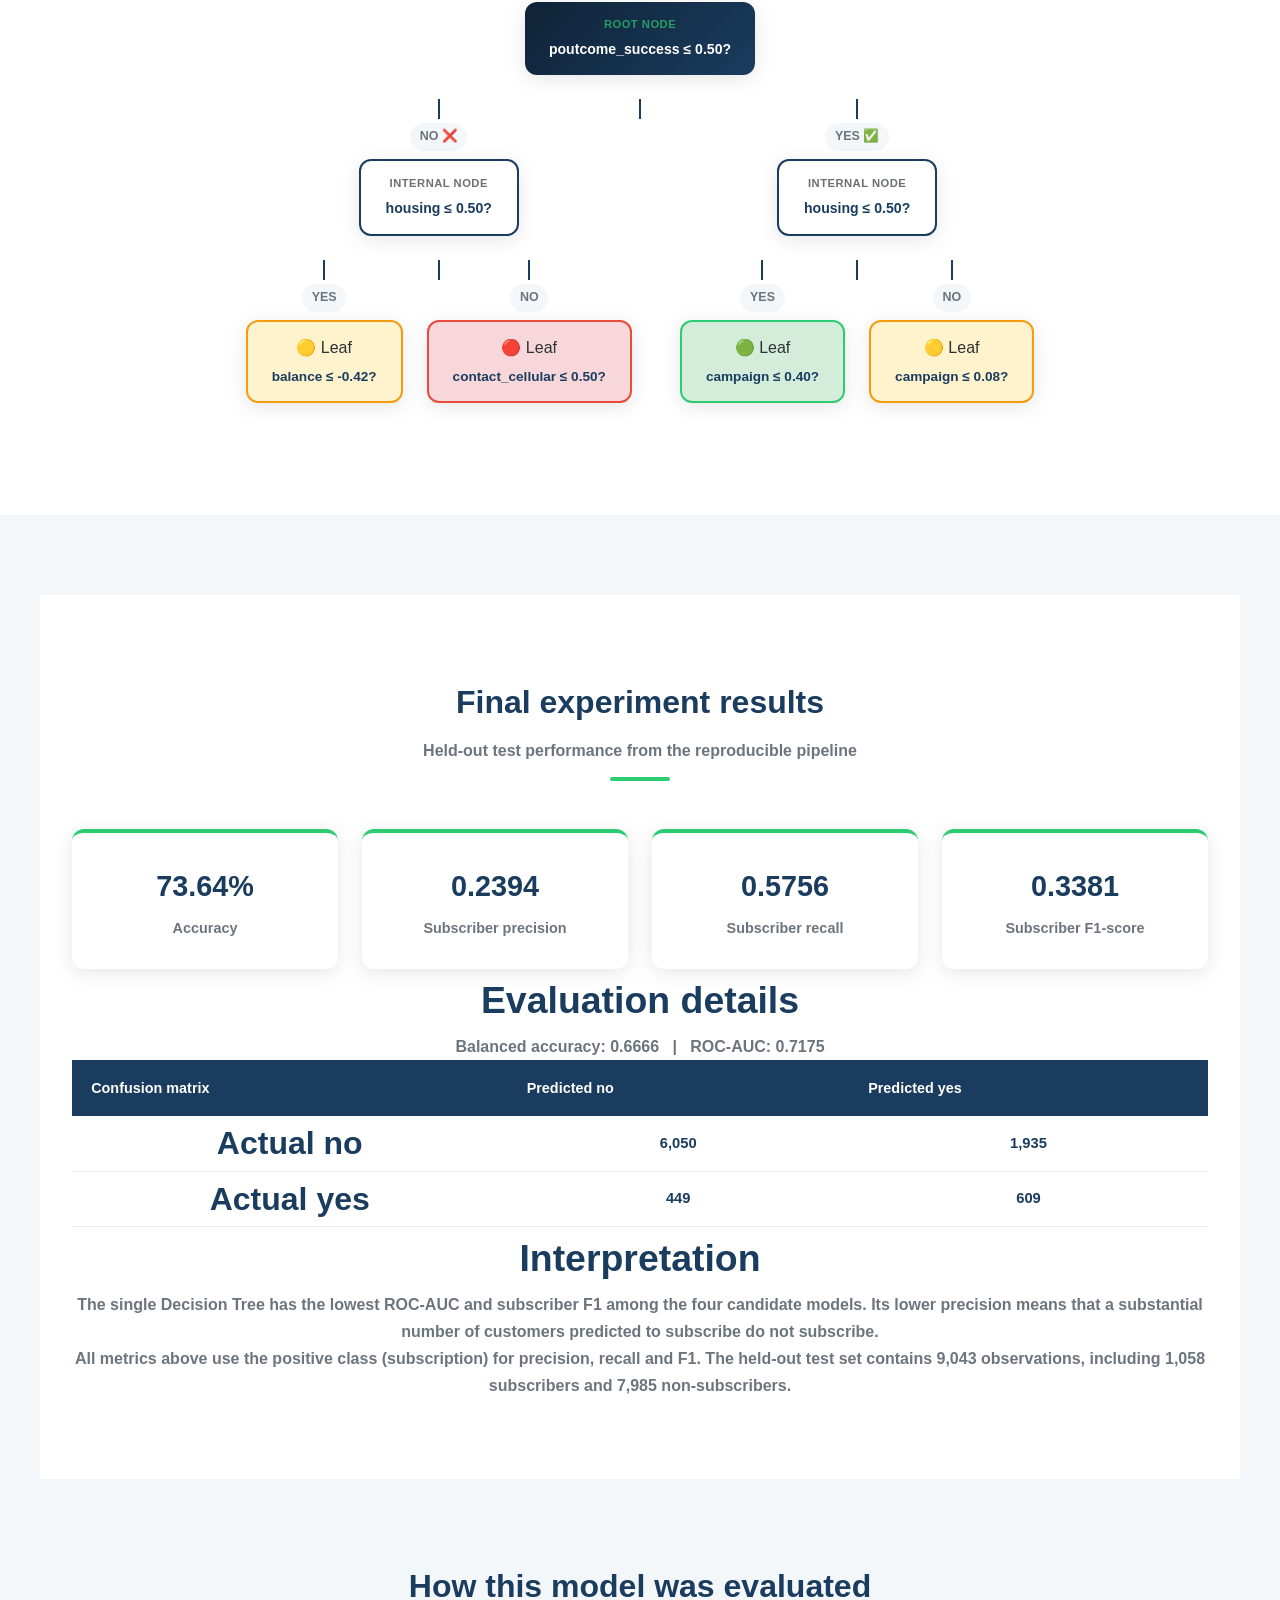
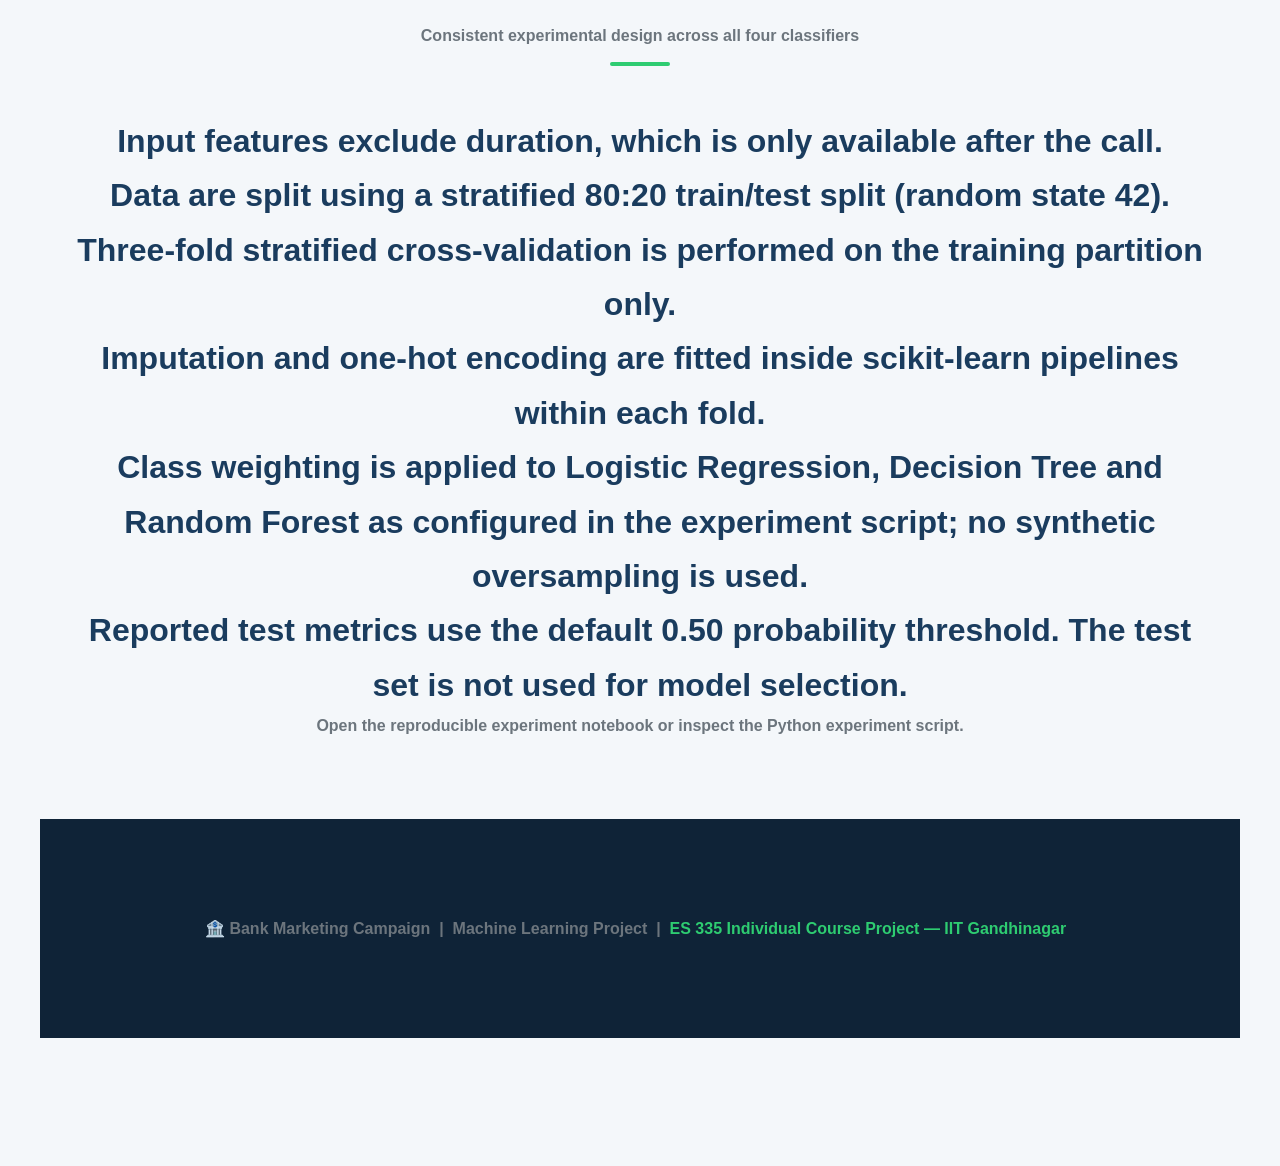
<file: docs/decision_tree.html>
<!DOCTYPE html>
<html lang="en">
<head>
  <meta charset="UTF-8" />
  <meta name="viewport" content="width=device-width, initial-scale=1.0"/>
  <title>Decision Tree — Bank Marketing Campaign</title>
  <!-- ============================================
       Favicon
       ============================================ -->
  <link rel="icon" href="data:image/svg+xml,<svg xmlns='http://www.w3.org/2000/svg' viewBox='0 0 100 100'><text y='.9em' font-size='90'>🏦</text></svg>"/>
  <!-- ============================================
       Main Stylesheet
       ============================================ -->
  <link rel="stylesheet" href="css/style.css" />
  <!-- Font Awesome -->
  <link rel="stylesheet" href="https://cdnjs.cloudflare.com/ajax/libs/font-awesome/6.4.0/css/all.min.css"/>
<style>
.updated-analysis-note{background:#eef6ff;border-left:4px solid #2563eb;padding:16px 18px;margin:18px 0;border-radius:8px;line-height:1.55}
.updated-analysis-note strong{color:#173b70}
.updated-metrics-table{width:100%;border-collapse:collapse;margin:18px 0}
.updated-metrics-table th,.updated-metrics-table td{padding:10px;border-bottom:1px solid #dbe3ee;text-align:center}
.updated-metrics-table th:first-child,.updated-metrics-table td:first-child{text-align:left}
</style>
</head>
<body>
<div class="updated-analysis-note"><strong>Updated individual-project evaluation:</strong> These metrics come from the corrected, reproducible experiment in this repository (stratified 80:20 holdout; training-only 3-fold cross-validation; no call-duration feature). Positive-class (subscription) precision is 0.239, recall is 0.576, F1 is 0.338, and ROC-AUC is 0.717. See the Results page for comparison with the majority-class baseline.</div>

  <!-- ============================================
       NAVBAR
       ============================================ -->
  <nav class="navbar">
    <div class="nav-container">
      <a href="index.html" class="nav-logo">🏦 Bank <span>Marketing</span></a>
      <div class="hamburger" onclick="toggleMenu()">
        <span></span><span></span><span></span>
      </div>
      <ul class="nav-links" id="navLinks">
        <li><a href="index.html">Home</a></li>
        <li><a href="roadmap.html">Roadmap</a></li>
        <li><a href="dataset.html">Dataset</a></li>
        <li><a href="eda.html">EDA</a></li>
        <li><a href="preprocessing.html">Preprocessing</a></li>
        <li class="dropdown">
          <a href="#" class="active">Models ▾</a>
          <ul class="dropdown-menu">
            <li><a href="logistic.html">📈 Logistic Regression</a></li>
            <li><a href="decision_tree.html" class="active">🌿 Decision Tree</a></li>
            <li><a href="random_forest.html">🌲 Random Forest</a></li>
            <li><a href="xgboost.html">⚡ XGBoost</a></li>
          </ul>
        </li>
        <li><a href="results.html">Results</a></li>
        <li><a href="conclusion.html">Conclusion</a></li>
        <li><a href="team.html">Project Info</a></li>
      </ul>
    </div>
  </nav>
  <!-- END NAVBAR -->


  <!-- ============================================
       PAGE HERO
       ============================================ -->
  <section class="page-hero">
    <div class="hero-content">
      <div class="hero-badge">🤖 Model 2 of 4</div>
      <h1>Decision <span>Tree</span></h1>
      <p>A simple yet powerful tree-based classifier — easy to interpret and visualize</p>
    </div>
  </section>
  <!-- END PAGE HERO -->


  <!-- ============================================
       SECTION 1 — What is Decision Tree?
       ============================================ -->
  <section class="section">
    <div class="container">

      <div class="section-header">
        <h2>📌 What is a Decision Tree?</h2>
        <p>Understanding the algorithm</p>
        <div class="section-line"></div>
      </div>

      <div class="model-intro-grid">
        <div class="model-intro-text">
          <p>
            A <strong>Decision Tree</strong> is a flowchart-like model that
            splits data into branches based on feature values. Each internal
            node represents a <strong>decision rule</strong>, each branch
            represents an outcome, and each leaf node represents a
            <strong>class label</strong>.
          </p>
          <p>
            The tree is built by selecting the feature that provides the
            best split at each node using criteria such as
            <strong>Gini Impurity</strong> or
            <strong>Information Gain (Entropy)</strong>.
          </p>
          <p>
            Decision Trees are highly <strong>interpretable</strong> —
            you can literally follow the path from root to leaf to understand
            why a prediction was made. However, they can easily
            <strong>overfit</strong> without proper pruning.
          </p>

          <div class="model-formula">
            <span class="formula-label">Gini Impurity:</span>
            <code>Gini = 1 − Σ(pᵢ)²</code>
          </div>

          <div class="model-pros-cons">
            <div class="pros">
              <h4>✅ Advantages</h4>
              <ul>
                <li>Highly interpretable</li>
                <li>No feature scaling needed</li>
                <li>Handles non-linear patterns</li>
                <li>Works with mixed data types</li>
              </ul>
            </div>
            <div class="cons">
              <h4>❌ Limitations</h4>
              <ul>
                <li>Prone to overfitting</li>
                <li>Unstable — small data changes alter tree</li>
                <li>Biased toward features with more levels</li>
              </ul>
            </div>
          </div>
        </div>

        <!-- Model Info Box -->
        <div class="model-info-box">
          <div class="model-info-header">
            <span class="model-big-icon">🌿</span>
            <h3>Decision Tree</h3>
            <span class="badge badge-orange">Tree-Based Model</span>
          </div>
          <div class="model-info-list">
            <div class="model-info-item">
              <span class="info-label">Type</span>
              <span class="info-val">Tree Classifier</span>
            </div>
            <div class="model-info-item">
              <span class="info-label">Library</span>
              <span class="info-val">Scikit-learn</span>
            </div>
            <div class="model-info-item">
              <span class="info-label">criterion</span>
              <span class="info-val">gini</span>
            </div>
            <div class="model-info-item">
              <span class="info-label">max_depth</span>
              <span class="info-val">None</span>
            </div>
            <div class="model-info-item">
              <span class="info-label">random_state</span>
              <span class="info-val">42</span>
            </div>
            <div class="model-info-item">
              <span class="info-label">Notebook</span>
              <a href="notebooks/Reproduce_Experiment.ipynb"
                 target="_blank" class="info-link">
                <i class="fas fa-external-link-alt"></i> Download Notebook
              </a>
            </div>
          </div>
        </div>
      </div>

    </div>
  </section>
  <!-- END WHAT IS DT -->


<!-- ============================================
     SECTION 2 — How It Works
     ============================================ -->
<section class="section section-alt">
  <div class="container">

    <div class="section-header">
      <h2>🌿 How Does It Work?</h2>
      <p>The decision-making process visualized</p>
      <div class="section-line"></div>
    </div>

    <div class="dt-flow">
      <div class="dt-node dt-root">
        <span class="dt-node-label">Root Node</span>
        <p>poutcome_success ≤ 0.50?</p>
      </div>
      <div class="dt-branches">
        <div class="dt-branch">
          <div class="dt-branch-label">NO ❌</div>
          <div class="dt-node dt-inner">
            <span class="dt-node-label">Internal Node</span>
            <p>housing ≤ 0.50?</p>
          </div>
          <div class="dt-branches dt-small">
            <div class="dt-branch">
              <div class="dt-branch-label">YES</div>
              <div class="dt-node dt-leaf dt-maybe">
                <span>🟡 Leaf</span>
                <p><strong>balance ≤ -0.42?</strong></p>
              </div>
            </div>
            <div class="dt-branch">
              <div class="dt-branch-label">NO</div>
              <div class="dt-node dt-leaf dt-no">
                <span>🔴 Leaf</span>
                <p><strong>contact_cellular ≤ 0.50?</strong></p>
              </div>
            </div>
          </div>
        </div>
        <div class="dt-branch">
          <div class="dt-branch-label">YES ✅</div>
          <div class="dt-node dt-inner">
            <span class="dt-node-label">Internal Node</span>
            <p>housing ≤ 0.50?</p>
          </div>
          <div class="dt-branches dt-small">
            <div class="dt-branch">
              <div class="dt-branch-label">YES</div>
              <div class="dt-node dt-leaf dt-yes">
                <span>🟢 Leaf</span>
                <p><strong>campaign ≤ 0.40?</strong></p>
              </div>
            </div>
            <div class="dt-branch">
              <div class="dt-branch-label">NO</div>
              <div class="dt-node dt-leaf dt-maybe">
                <span>🟡 Leaf</span>
                <p><strong>campaign ≤ 0.08?</strong></p>
              </div>
            </div>
          </div>
        </div>
      </div>
    </div>

  </div>
</section>
<!-- END HOW IT WORKS -->


  <!-- ============================================
       SECTION 3 — Training Code
       ============================================ -->
  <section class="section">
    <div class="container">

      <div class="section-header">
        <h2><section class="section section-alt">
<div class="container">
<div class="section-header"><h2>Final experiment results</h2><p>Held-out test performance from the reproducible pipeline</p><div class="section-line"></div></div>
<div class="grid-4">
<div class="stat-card"><div class="stat-value">73.64%</div><div class="stat-label">Accuracy</div></div>
<div class="stat-card"><div class="stat-value">0.2394</div><div class="stat-label">Subscriber precision</div></div>
<div class="stat-card"><div class="stat-value">0.5756</div><div class="stat-label">Subscriber recall</div></div>
<div class="stat-card"><div class="stat-value">0.3381</div><div class="stat-label">Subscriber F1-score</div></div>
</div>
<div class="content-card">
<h3>Evaluation details</h3>
<p><strong>Balanced accuracy:</strong> 0.6666 &nbsp; | &nbsp; <strong>ROC-AUC:</strong> 0.7175</p>
<table><thead><tr><th>Confusion matrix</th><th>Predicted no</th><th>Predicted yes</th></tr></thead>
<tbody><tr><th>Actual no</th><td>6,050</td><td>1,935</td></tr><tr><th>Actual yes</th><td>449</td><td>609</td></tr></tbody></table>
<h3>Interpretation</h3><p>The single Decision Tree has the lowest ROC-AUC and subscriber F1 among the four candidate models. Its lower precision means that a substantial number of customers predicted to subscribe do not subscribe.</p>
<p>All metrics above use the positive class (subscription) for precision, recall and F1. The held-out test set contains 9,043 observations, including 1,058 subscribers and 7,985 non-subscribers.</p>
</div>
</div></section>
<section class="section"><div class="container">
<div class="section-header"><h2>How this model was evaluated</h2><p>Consistent experimental design across all four classifiers</p><div class="section-line"></div></div>
<div class="content-card">
<ul>
<li>Input features exclude <strong>duration</strong>, which is only available after the call.</li>
<li>Data are split using a stratified 80:20 train/test split (random state 42).</li>
<li>Three-fold stratified cross-validation is performed on the training partition only.</li>
<li>Imputation and one-hot encoding are fitted inside scikit-learn pipelines within each fold.</li>
<li>Class weighting is applied to Logistic Regression, Decision Tree and Random Forest as configured in the experiment script; no synthetic oversampling is used.</li>
<li>Reported test metrics use the default 0.50 probability threshold. The test set is not used for model selection.</li>
</ul>
<p><a href="notebooks/Reproduce_Experiment.ipynb" target="_blank">Open the reproducible experiment notebook</a> or <a href="../analysis/reproduce_analysis.py">inspect the Python experiment script</a>.</p>
</div></div></section>
<footer>
    <p>
      🏦 Bank Marketing Campaign &nbsp;|&nbsp;
      Machine Learning Project &nbsp;|&nbsp;
      <span>ES 335 Individual Course Project — IIT Gandhinagar</span> &nbsp;
    </p>
  </footer>
  <!-- END FOOTER -->


  <!-- ============================================
       JAVASCRIPT
       ============================================ -->
  <!--
  <script>
    /* ----- Mobile Menu Toggle ----- */
    function toggleMenu() {
      document.getElementById('navLinks').classList.toggle('open');
    }

    /* ----- Active nav link ----- */
    document.querySelectorAll('.nav-links a').forEach(link => {
      if (link.href === window.location.href) {
        link.classList.add('active');
      }
    });

    /* ----- Animate metric cards on scroll ----- */
    const metricCards = document.querySelectorAll('.metric-result-card');
    const metricObserver = new IntersectionObserver((entries) => {
      entries.forEach((entry, i) => {
        if (entry.isIntersecting) {
          setTimeout(() => {
            entry.target.classList.add('metric-visible');
          }, i * 120);
        }
      });
    }, { threshold: 0.2 });
    metricCards.forEach(card => metricObserver.observe(card));
  </script>
  -->
  <script src="js/main.js"></script>

  <!-- ============================================
       Floating Repository Button (Fixed)
       ============================================ -->

</body>
</html>
</file>
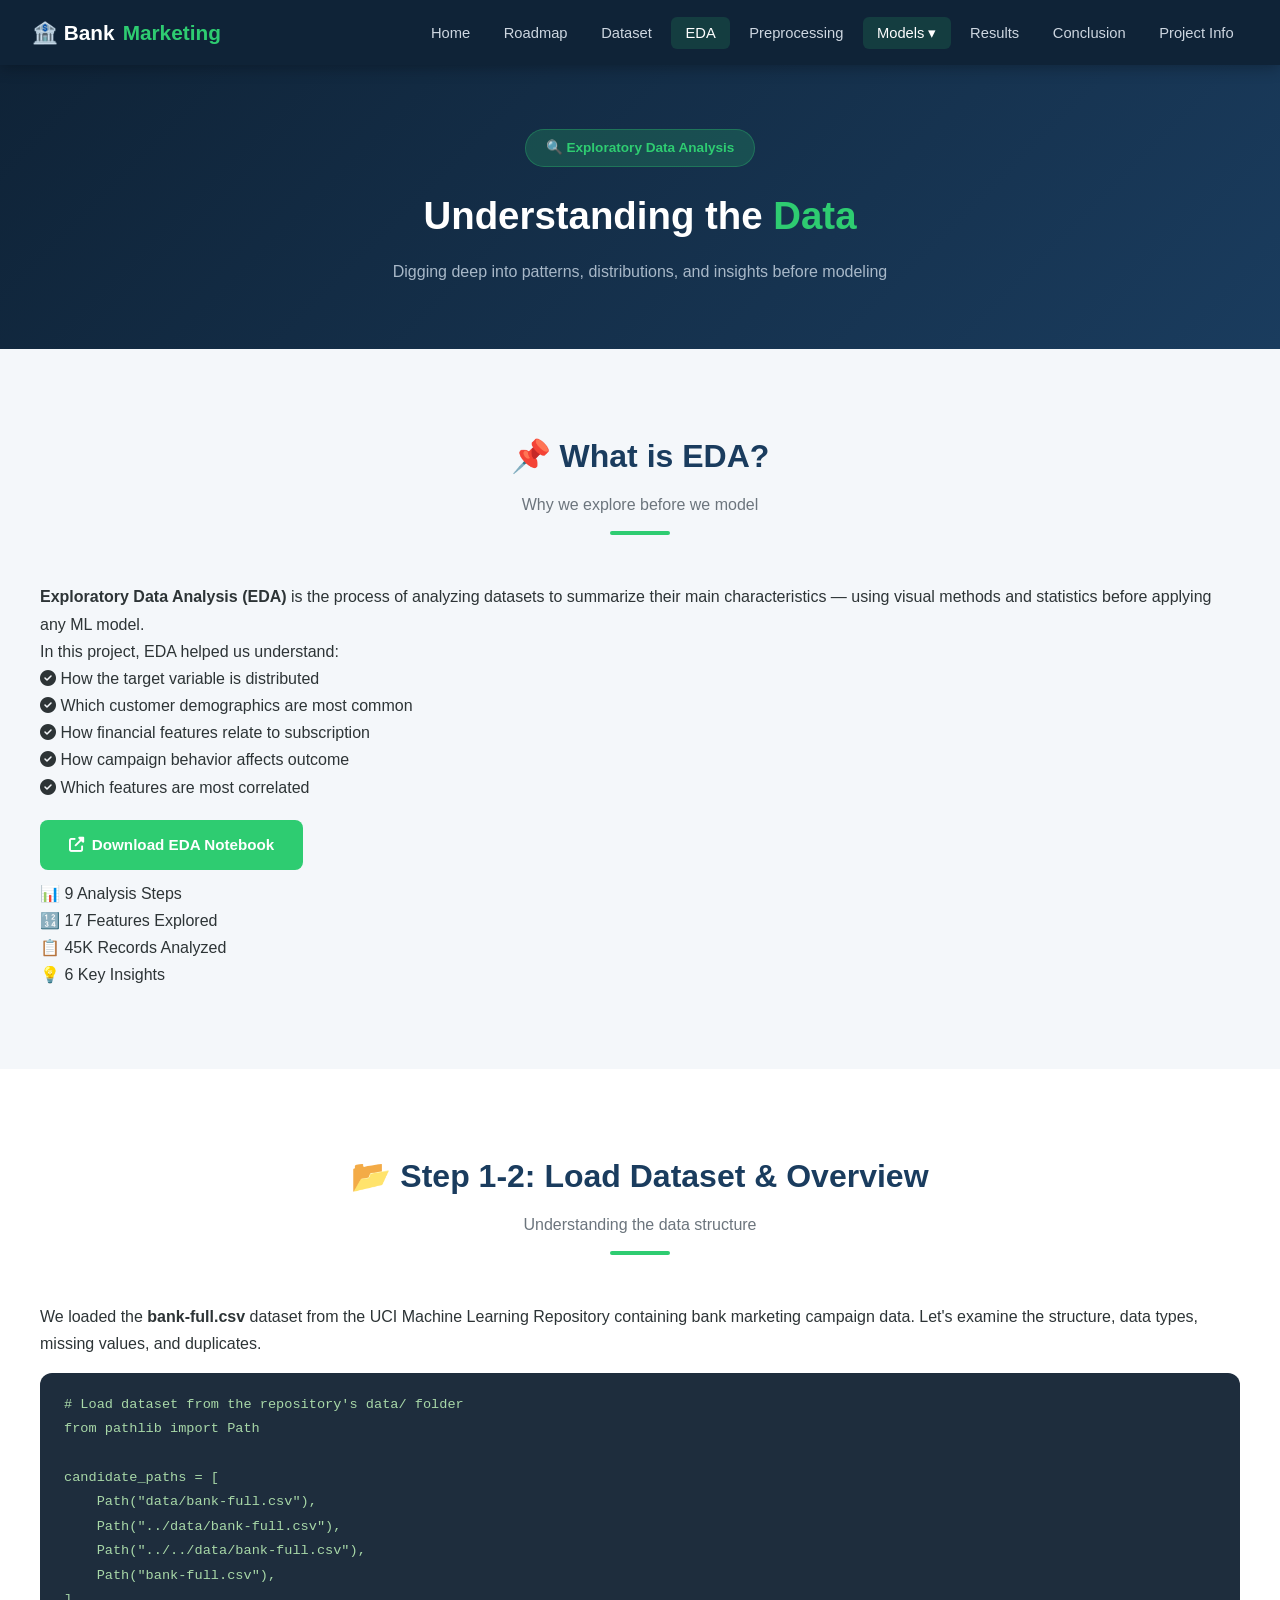
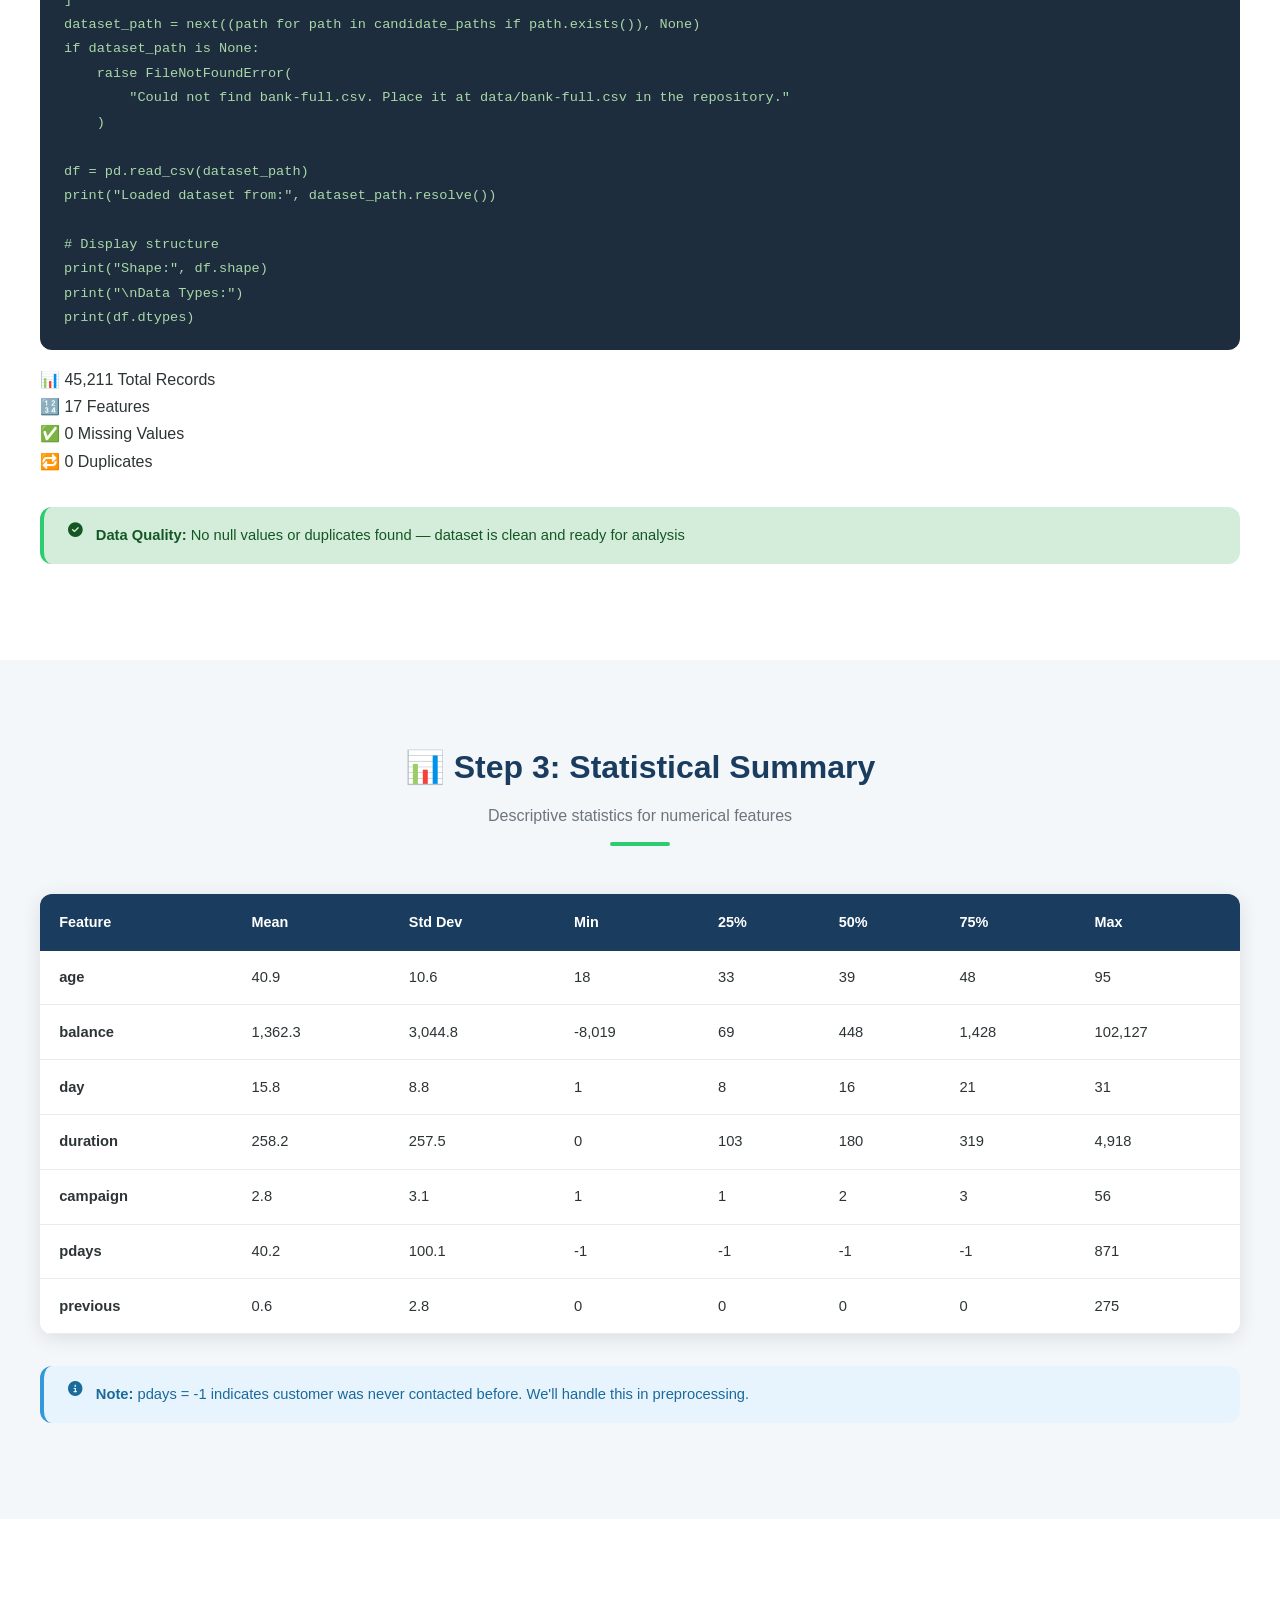
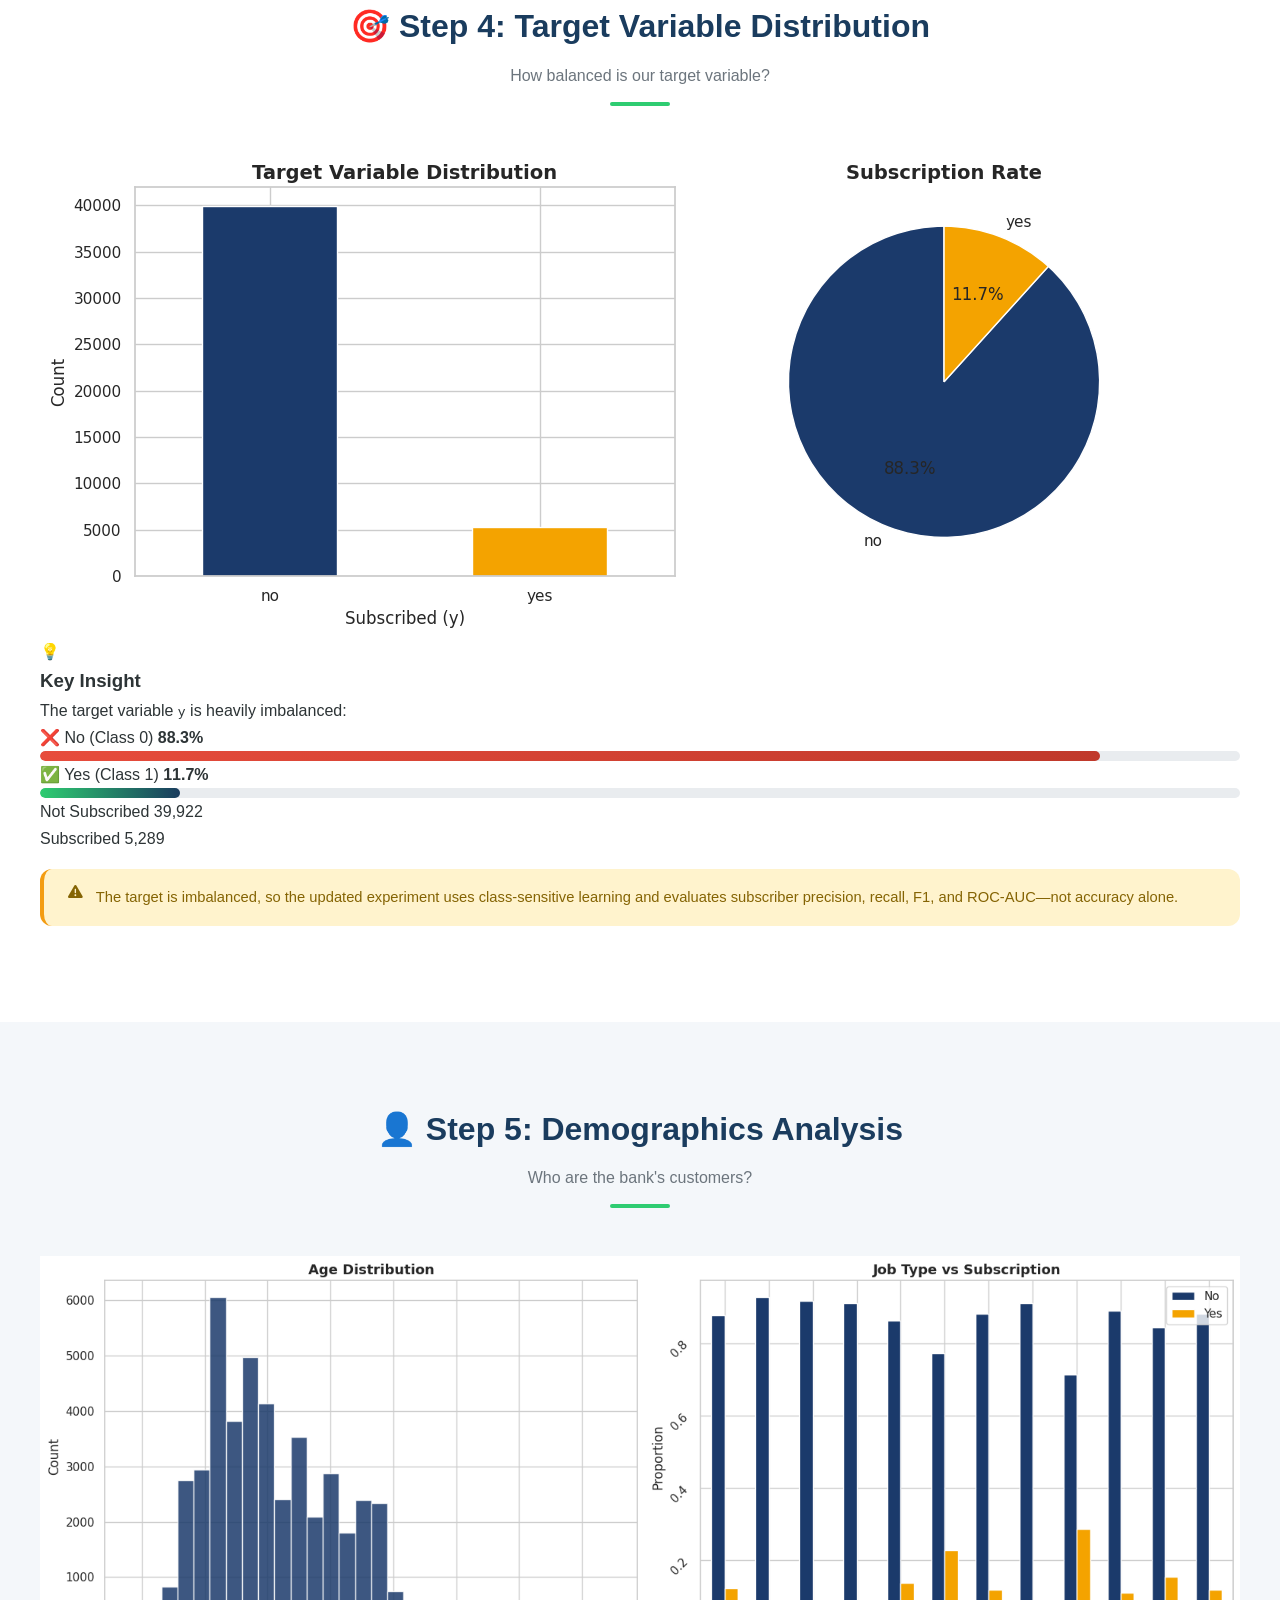
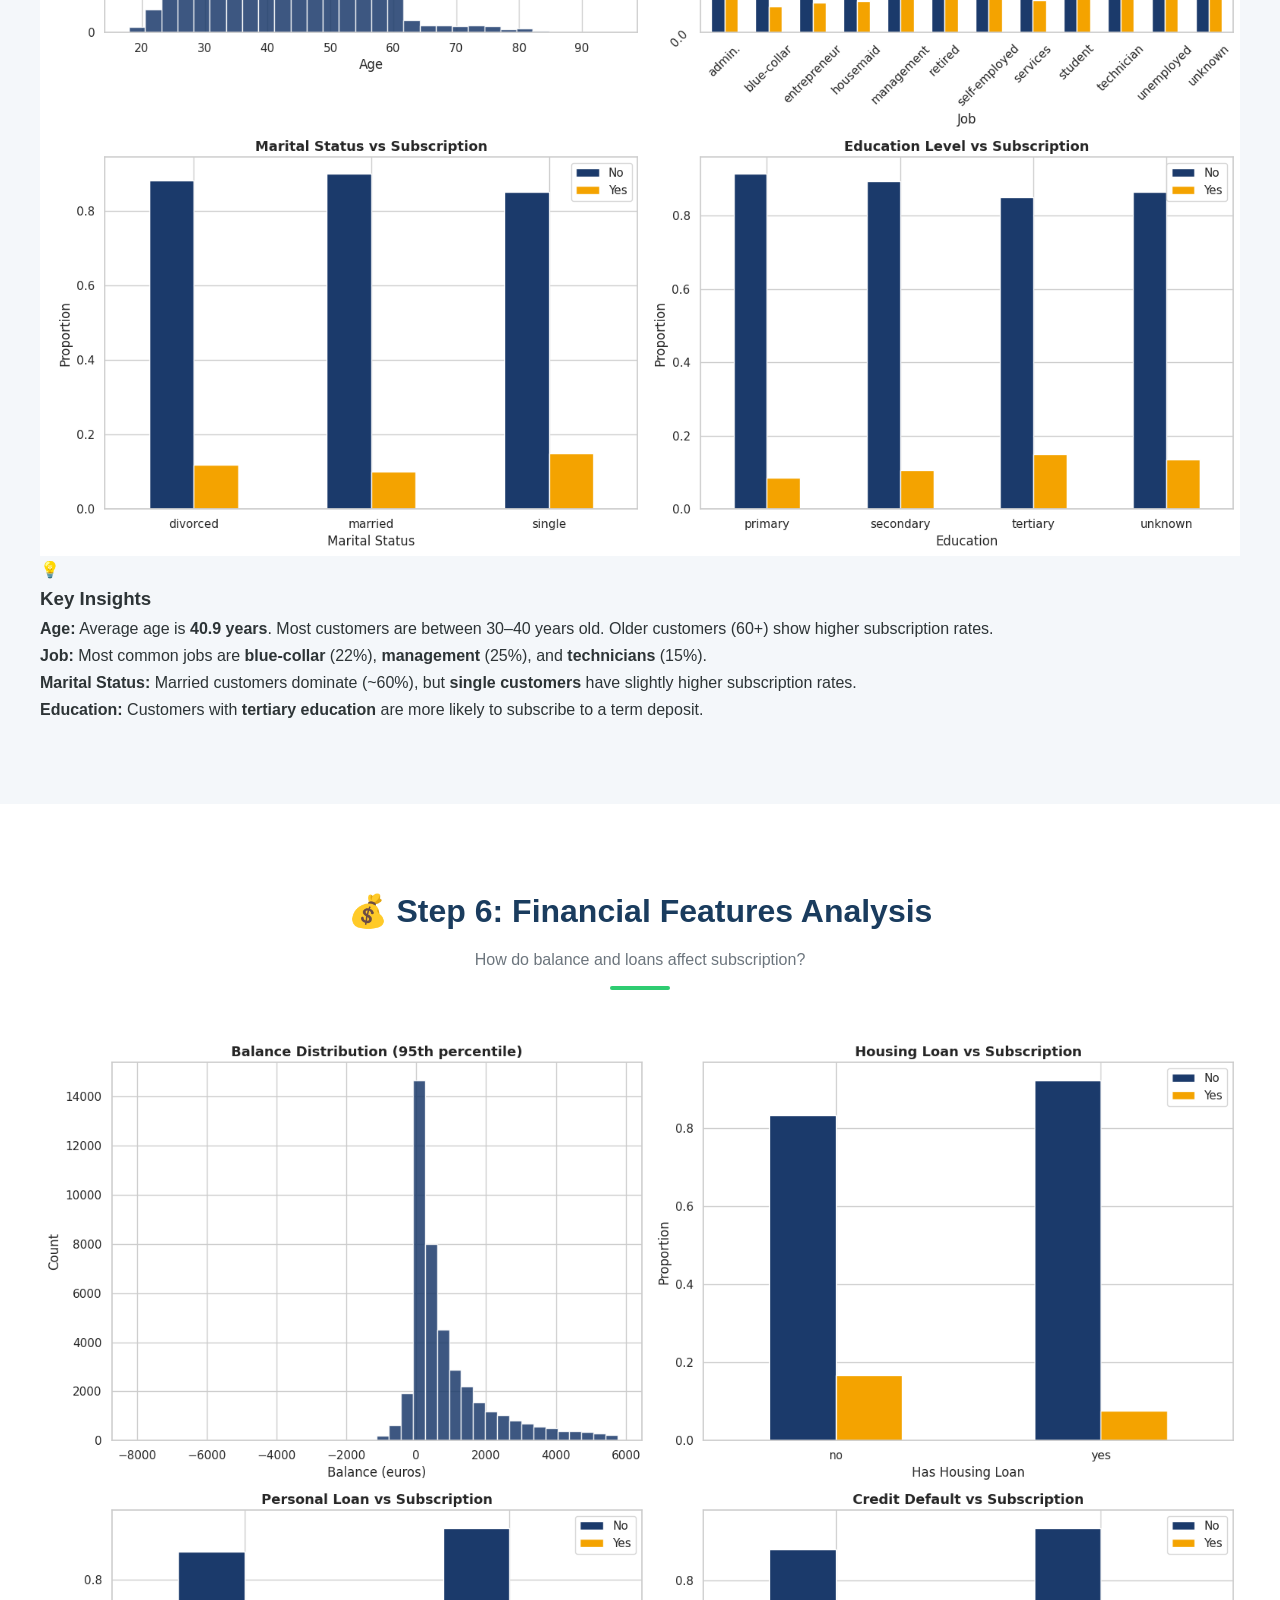
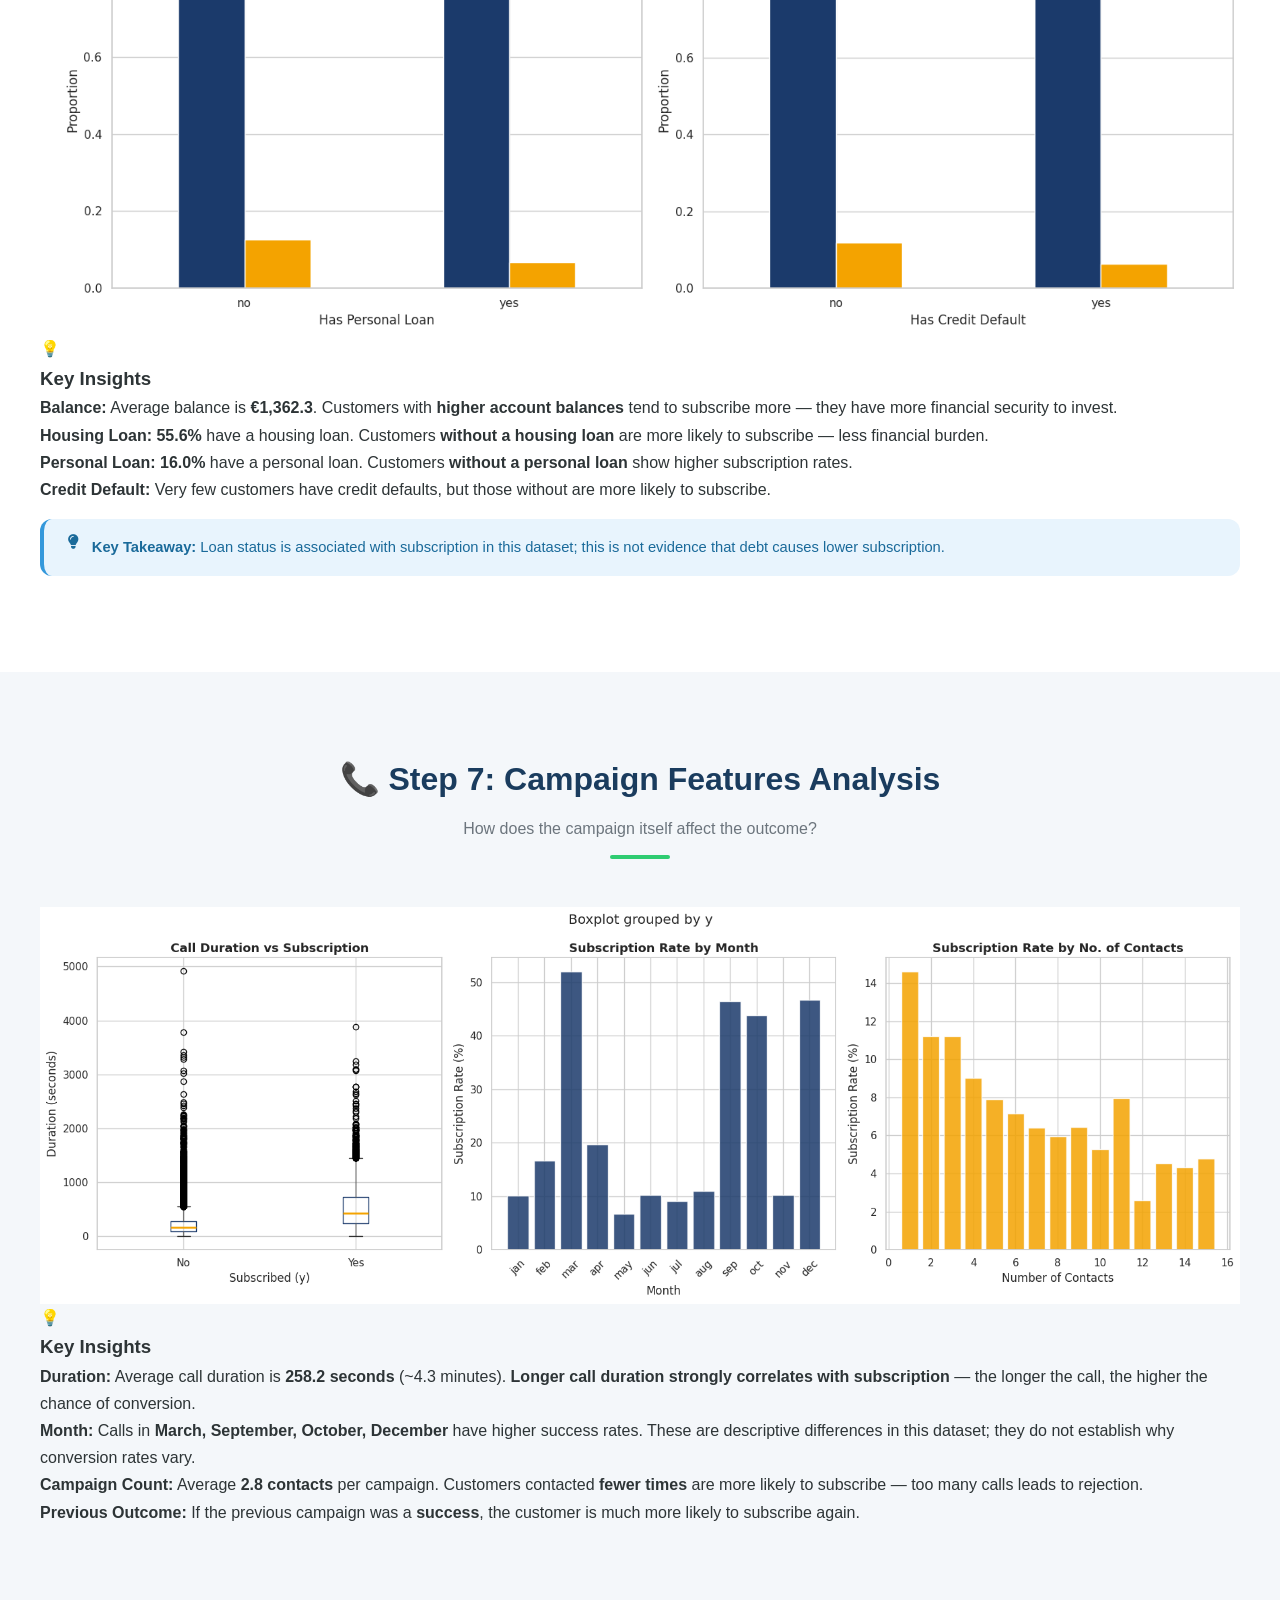
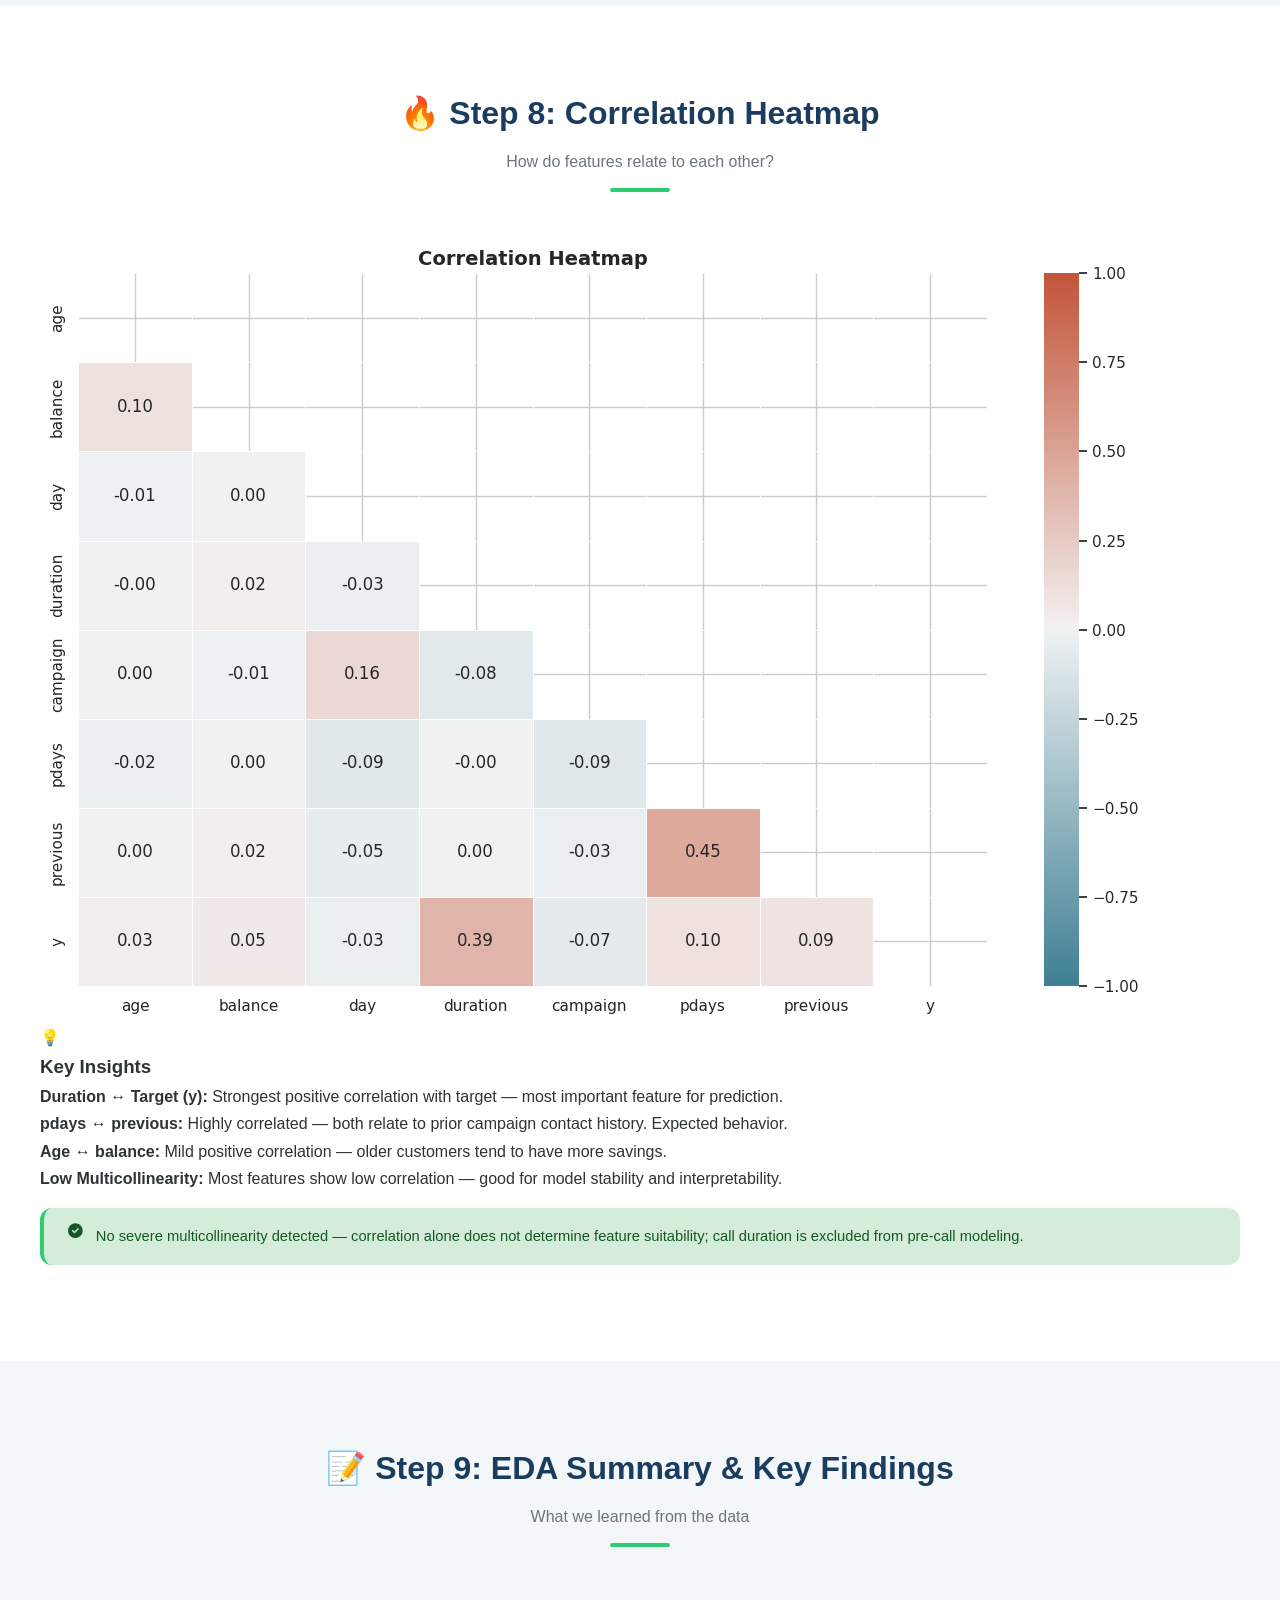
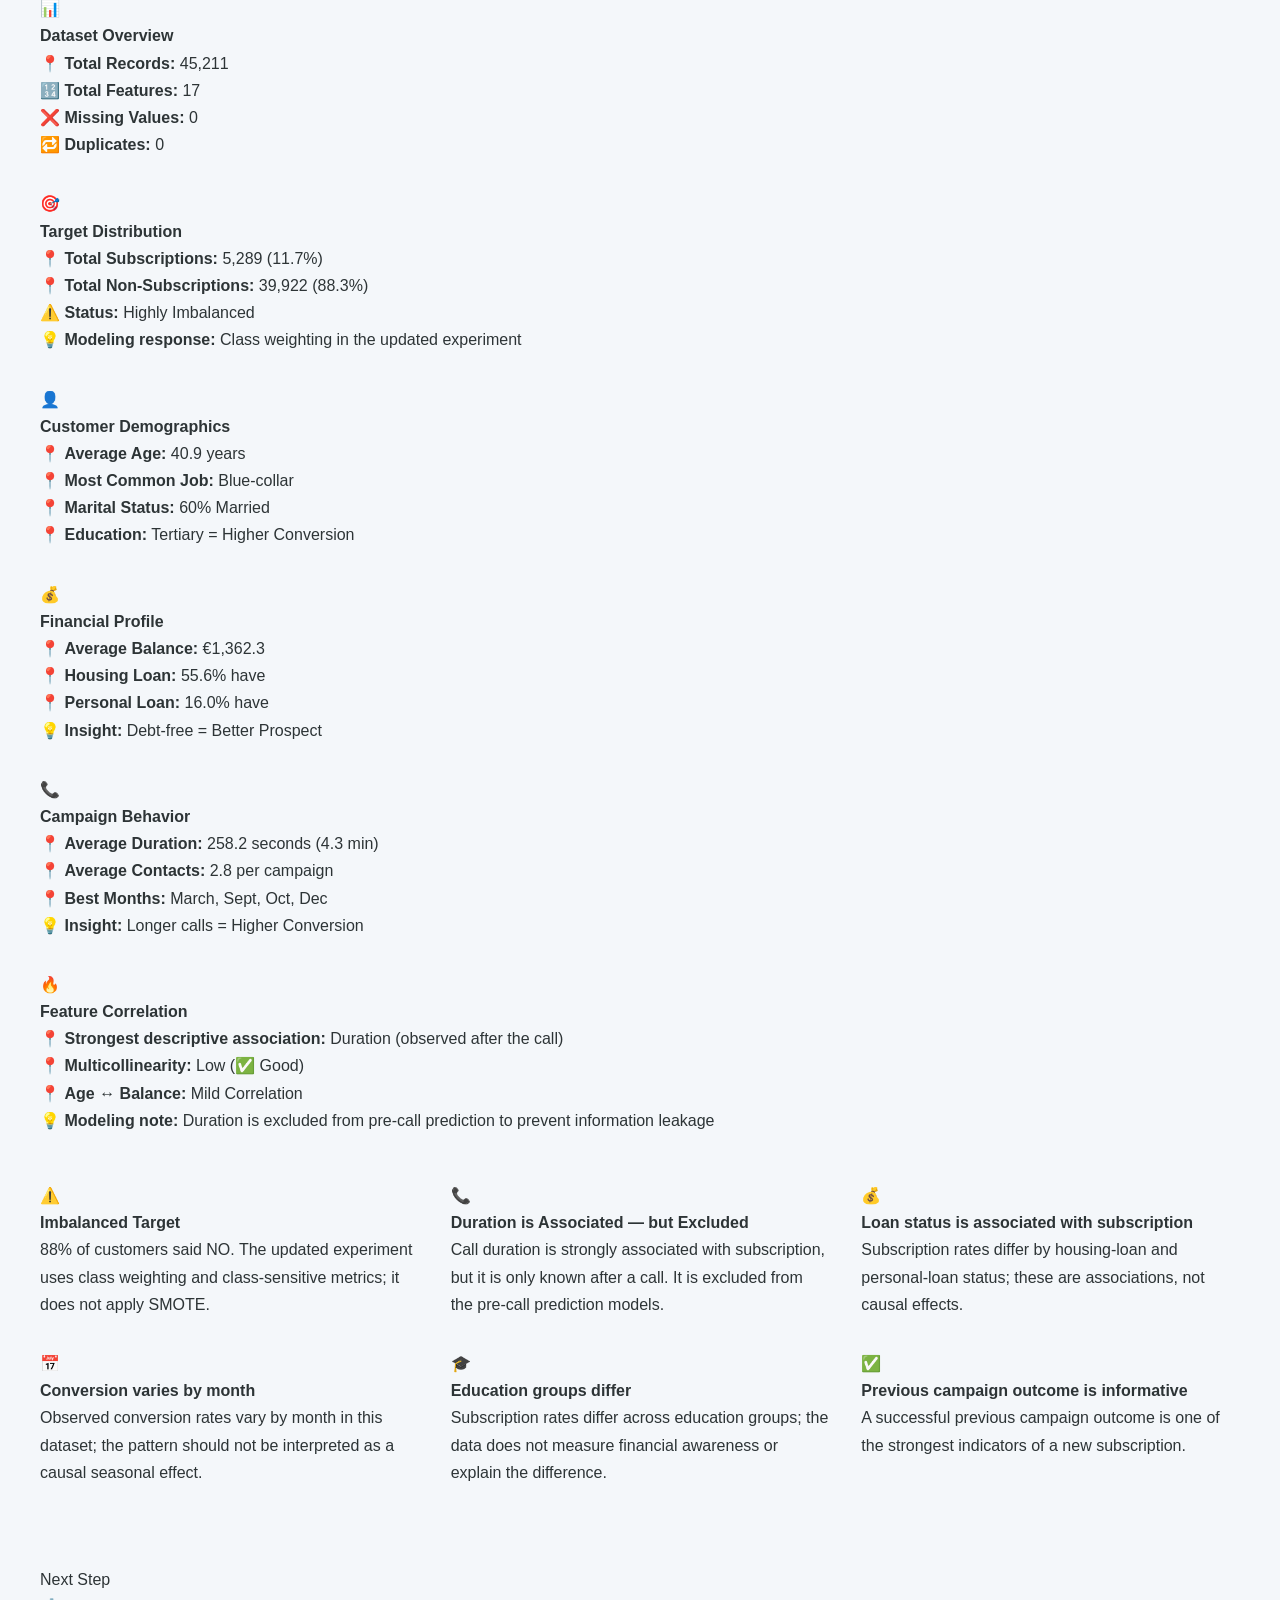
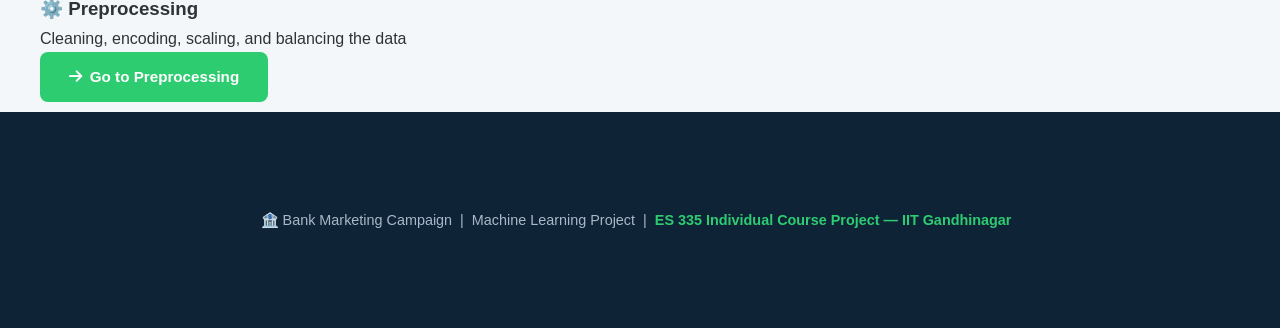
<file: docs/eda.html>
<!DOCTYPE html>
<html lang="en">
<head>
  <meta charset="UTF-8" />
  <meta name="viewport" content="width=device-width, initial-scale=1.0"/>
  <title>EDA — Bank Marketing Campaign</title>
  <!-- ============================================
       Favicon
       ============================================ -->
  <link rel="icon" href="data:image/svg+xml,<svg xmlns='http://www.w3.org/2000/svg' viewBox='0 0 100 100'><text y='.9em' font-size='90'>🏦</text></svg>"/>
  <!-- ============================================
       Main Stylesheet
       ============================================ -->
  <link rel="stylesheet" href="css/style.css" />
  <!-- Font Awesome -->
  <link rel="stylesheet" href="https://cdnjs.cloudflare.com/ajax/libs/font-awesome/6.4.0/css/all.min.css"/>
</head>
<body>

  <!-- ============================================
       NAVBAR
       ============================================ -->
  <nav class="navbar">
    <div class="nav-container">
      <a href="index.html" class="nav-logo">🏦 Bank <span>Marketing</span></a>
      <div class="hamburger" onclick="toggleMenu()">
        <span></span><span></span><span></span>
      </div>
      <ul class="nav-links" id="navLinks">
        <li><a href="index.html">Home</a></li>
        <li><a href="roadmap.html">Roadmap</a></li>
        <li><a href="dataset.html">Dataset</a></li>
        <li><a href="eda.html" class="active">EDA</a></li>
        <li><a href="preprocessing.html">Preprocessing</a></li>
        <li class="dropdown">
          <a href="#">Models ▾</a>
          <ul class="dropdown-menu">
            <li><a href="logistic.html">📈 Logistic Regression</a></li>
            <li><a href="decision_tree.html">🌿 Decision Tree</a></li>
            <li><a href="random_forest.html">🌲 Random Forest</a></li>
            <li><a href="xgboost.html">⚡ XGBoost</a></li>
          </ul>
        </li>
        <li><a href="results.html">Results</a></li>
        <li><a href="conclusion.html">Conclusion</a></li>
        <li><a href="team.html">Project Info</a></li>
      </ul>
    </div>
  </nav>
  <!-- END NAVBAR -->


  <!-- ============================================
       PAGE HERO
       ============================================ -->
  <section class="page-hero">
    <div class="hero-content">
      <div class="hero-badge">🔍 Exploratory Data Analysis</div>
      <h1>Understanding the <span>Data</span></h1>
      <p>Digging deep into patterns, distributions, and insights before modeling</p>
    </div>
  </section>
  <!-- END PAGE HERO -->


  <!-- ============================================
       SECTION 0 — What is EDA?
       ============================================ -->
  <section class="section">
    <div class="container">

      <div class="section-header">
        <h2>📌 What is EDA?</h2>
        <p>Why we explore before we model</p>
        <div class="section-line"></div>
      </div>

      <div class="eda-intro-grid">
        <div class="eda-intro-text">
          <p>
            <strong>Exploratory Data Analysis (EDA)</strong> is the process of
            analyzing datasets to summarize their main characteristics —
            using visual methods and statistics before applying any ML model.
          </p>
          <p>
            In this project, EDA helped us understand:
          </p>
          <ul class="eda-list">
            <li><i class="fas fa-check-circle"></i> How the target variable is distributed</li>
            <li><i class="fas fa-check-circle"></i> Which customer demographics are most common</li>
            <li><i class="fas fa-check-circle"></i> How financial features relate to subscription</li>
            <li><i class="fas fa-check-circle"></i> How campaign behavior affects outcome</li>
            <li><i class="fas fa-check-circle"></i> Which features are most correlated</li>
          </ul>
          <a href="notebooks/EDA.ipynb"
             target="_blank" class="btn btn-primary" style="margin-top:1.2rem;">
            <i class="fas fa-external-link-alt"></i> Download EDA Notebook
          </a>
        </div>

        <div class="eda-intro-stats">
          <div class="eda-stat">
            <span class="eda-stat-icon">📊</span>
            <span class="eda-stat-val">9</span>
            <span class="eda-stat-lab">Analysis Steps</span>
          </div>
          <div class="eda-stat">
            <span class="eda-stat-icon">🔢</span>
            <span class="eda-stat-val">17</span>
            <span class="eda-stat-lab">Features Explored</span>
          </div>
          <div class="eda-stat">
            <span class="eda-stat-icon">📋</span>
            <span class="eda-stat-val">45K</span>
            <span class="eda-stat-lab">Records Analyzed</span>
          </div>
          <div class="eda-stat">
            <span class="eda-stat-icon">💡</span>
            <span class="eda-stat-val">6</span>
            <span class="eda-stat-lab">Key Insights</span>
          </div>
        </div>
      </div>

    </div>
  </section>
  <!-- END WHAT IS EDA -->


  <!-- ============================================
       SECTION 1 — Load & Overview
       ============================================ -->
  <section class="section section-alt">
    <div class="container">

      <div class="section-header">
        <h2>📂 Step 1-2: Load Dataset & Overview</h2>
        <p>Understanding the data structure</p>
        <div class="section-line"></div>
      </div>

      <div class="eda-intro-grid">
        <div class="eda-intro-text">
          <p>
            We loaded the <strong>bank-full.csv</strong> dataset from the
            UCI Machine Learning Repository containing bank marketing
            campaign data. Let's examine the structure, data types,
            missing values, and duplicates.
          </p>
          <div class="pre-code">
            <pre># Load dataset from the repository's data/ folder
from pathlib import Path

candidate_paths = [
    Path("data/bank-full.csv"),
    Path("../data/bank-full.csv"),
    Path("../../data/bank-full.csv"),
    Path("bank-full.csv"),
]
dataset_path = next((path for path in candidate_paths if path.exists()), None)
if dataset_path is None:
    raise FileNotFoundError(
        "Could not find bank-full.csv. Place it at data/bank-full.csv in the repository."
    )

df = pd.read_csv(dataset_path)
print("Loaded dataset from:", dataset_path.resolve())

# Display structure
print("Shape:", df.shape)
print("\nData Types:")
print(df.dtypes)
</pre>
          </div>
        </div>

        <div class="eda-intro-stats">
          <div class="eda-stat">
            <span class="eda-stat-icon">📊</span>
            <span class="eda-stat-val">45,211</span>
            <span class="eda-stat-lab">Total Records</span>
          </div>
          <div class="eda-stat">
            <span class="eda-stat-icon">🔢</span>
            <span class="eda-stat-val">17</span>
            <span class="eda-stat-lab">Features</span>
          </div>
          <div class="eda-stat">
            <span class="eda-stat-icon">✅</span>
            <span class="eda-stat-val">0</span>
            <span class="eda-stat-lab">Missing Values</span>
          </div>
          <div class="eda-stat">
            <span class="eda-stat-icon">🔁</span>
            <span class="eda-stat-val">0</span>
            <span class="eda-stat-lab">Duplicates</span>
          </div>
        </div>
      </div>

      <div class="alert alert-success" style="margin-top:2rem;">
        <i class="fas fa-check-circle"></i>
        <span>
          <strong>Data Quality:</strong> No null values or duplicates found —
          dataset is clean and ready for analysis
        </span>
      </div>

    </div>
  </section>
  <!-- END LOAD & OVERVIEW -->


  <!-- ============================================
       SECTION 2 — Statistical Summary
       ============================================ -->
  <section class="section">
    <div class="container">

      <div class="section-header">
        <h2>📊 Step 3: Statistical Summary</h2>
        <p>Descriptive statistics for numerical features</p>
        <div class="section-line"></div>
      </div>

      <div class="table-wrapper">
        <table>
          <thead>
            <tr>
              <th>Feature</th>
              <th>Mean</th>
              <th>Std Dev</th>
              <th>Min</th>
              <th>25%</th>
              <th>50%</th>
              <th>75%</th>
              <th>Max</th>
            </tr>
          </thead>
          <tbody>
            <tr>
              <td><strong>age</strong></td>
              <td>40.9</td>
              <td>10.6</td>
              <td>18</td>
              <td>33</td>
              <td>39</td>
              <td>48</td>
              <td>95</td>
            </tr>
            <tr>
              <td><strong>balance</strong></td>
              <td>1,362.3</td>
              <td>3,044.8</td>
              <td>-8,019</td>
              <td>69</td>
              <td>448</td>
              <td>1,428</td>
              <td>102,127</td>
            </tr>
            <tr>
              <td><strong>day</strong></td>
              <td>15.8</td>
              <td>8.8</td>
              <td>1</td>
              <td>8</td>
              <td>16</td>
              <td>21</td>
              <td>31</td>
            </tr>
            <tr>
              <td><strong>duration</strong></td>
              <td>258.2</td>
              <td>257.5</td>
              <td>0</td>
              <td>103</td>
              <td>180</td>
              <td>319</td>
              <td>4,918</td>
            </tr>
            <tr>
              <td><strong>campaign</strong></td>
              <td>2.8</td>
              <td>3.1</td>
              <td>1</td>
              <td>1</td>
              <td>2</td>
              <td>3</td>
              <td>56</td>
            </tr>
            <tr>
              <td><strong>pdays</strong></td>
              <td>40.2</td>
              <td>100.1</td>
              <td>-1</td>
              <td>-1</td>
              <td>-1</td>
              <td>-1</td>
              <td>871</td>
            </tr>
            <tr>
              <td><strong>previous</strong></td>
              <td>0.6</td>
              <td>2.8</td>
              <td>0</td>
              <td>0</td>
              <td>0</td>
              <td>0</td>
              <td>275</td>
            </tr>
          </tbody>
        </table>
      </div>

      <div class="alert alert-info" style="margin-top:2rem;">
        <i class="fas fa-info-circle"></i>
        <span>
          <strong>Note:</strong> pdays = -1 indicates customer was never contacted before.
          We'll handle this in preprocessing.
        </span>
      </div>

    </div>
  </section>
  <!-- END STATISTICAL SUMMARY -->


  <!-- ============================================
       SECTION 3 — Target Distribution
       ============================================ -->
  <section class="section section-alt">
    <div class="container">

      <div class="section-header">
        <h2>🎯 Step 4: Target Variable Distribution</h2>
        <p>How balanced is our target variable?</p>
        <div class="section-line"></div>
      </div>

      <div class="viz-layout">
        <!-- Image -->
        <div class="viz-img-wrap">
          <img src="images/eda/target_distribution.png"
               alt="Target Distribution"
               class="viz-img" />
        </div>
        <!-- Insight -->
        <div class="viz-insight">
          <div class="insight-header">
            <span class="insight-icon">💡</span>
            <h3>Key Insight</h3>
          </div>
          <p>
            The target variable <code>y</code> is heavily imbalanced:
          </p>
          <div class="insight-bars">
            <div class="ins-bar-item">
              <div class="ins-bar-label">
                <span>❌ No (Class 0)</span>
                <strong>88.3%</strong>
              </div>
              <div class="bar-track">
                <div class="bar-fill"
                     style="width:88.3%;
                     background:linear-gradient(to right,#e74c3c,#c0392b);">
                </div>
              </div>
            </div>
            <div class="ins-bar-item">
              <div class="ins-bar-label">
                <span>✅ Yes (Class 1)</span>
                <strong>11.7%</strong>
              </div>
              <div class="bar-track">
                <div class="bar-fill" style="width:11.7%;"></div>
              </div>
            </div>
          </div>
          <div class="insight-stats">
            <div class="ins-stat">
              <span class="ins-stat-label">Not Subscribed</span>
              <span class="ins-stat-val">39,922</span>
            </div>
            <div class="ins-stat">
              <span class="ins-stat-label">Subscribed</span>
              <span class="ins-stat-val">5,289</span>
            </div>
          </div>
          <div class="alert alert-warning" style="margin-top:1rem;">
            <i class="fas fa-exclamation-triangle"></i>
            <span>
              The target is imbalanced, so the updated experiment uses class-sensitive learning and evaluates subscriber precision, recall, F1, and ROC-AUC—not accuracy alone.
            </span>
          </div>
        </div>
      </div>

    </div>
  </section>
  <!-- END TARGET DISTRIBUTION -->


  <!-- ============================================
       SECTION 4 — Demographics
       ============================================ -->
  <section class="section">
    <div class="container">

      <div class="section-header">
        <h2>👤 Step 5: Demographics Analysis</h2>
        <p>Who are the bank's customers?</p>
        <div class="section-line"></div>
      </div>

      <div class="viz-layout">
        <!-- Image -->
        <div class="viz-img-wrap">
          <img src="images/eda/demographics.png"
               alt="Demographics Analysis"
               class="viz-img" />
        </div>
        <!-- Insight -->
        <div class="viz-insight">
          <div class="insight-header">
            <span class="insight-icon">💡</span>
            <h3>Key Insights</h3>
          </div>
          <ul class="insight-list">
            <li>
              <span class="ins-dot ins-blue"></span>
              <div>
                <strong>Age:</strong> Average age is <strong>40.9 years</strong>.
                Most customers are between 30–40 years old. Older customers (60+)
                show higher subscription rates.
              </div>
            </li>
            <li>
              <span class="ins-dot ins-green"></span>
              <div>
                <strong>Job:</strong> Most common jobs are <strong>blue-collar</strong>
                (22%), <strong>management</strong> (25%), and <strong>technicians</strong> (15%).
              </div>
            </li>
            <li>
              <span class="ins-dot ins-orange"></span>
              <div>
                <strong>Marital Status:</strong> Married customers dominate (~60%),
                but <strong>single customers</strong> have slightly higher subscription rates.
              </div>
            </li>
            <li>
              <span class="ins-dot ins-purple"></span>
              <div>
                <strong>Education:</strong> Customers with <strong>tertiary education</strong>
                are more likely to subscribe to a term deposit.
              </div>
            </li>
          </ul>
        </div>
      </div>

    </div>
  </section>
  <!-- END DEMOGRAPHICS -->


  <!-- ============================================
       SECTION 5 — Financial Features
       ============================================ -->
  <section class="section section-alt">
    <div class="container">

      <div class="section-header">
        <h2>💰 Step 6: Financial Features Analysis</h2>
        <p>How do balance and loans affect subscription?</p>
        <div class="section-line"></div>
      </div>

      <!-- Image -->
      <div class="viz-img-wrap">
        <img src="images/eda/financial_features.png"
              alt="Financial Features"
              class="viz-img" />
      </div>

      <div class="viz-layout viz-layout-reverse">
        <!-- Insight -->
        <div class="viz-insight">
          <div class="insight-header">
            <span class="insight-icon">💡</span>
            <h3>Key Insights</h3>
          </div>
          <ul class="insight-list">
            <li>
              <span class="ins-dot ins-green"></span>
              <div>
                <strong>Balance:</strong> Average balance is <strong>€1,362.3</strong>.
                Customers with <strong>higher account balances</strong> tend to subscribe more —
                they have more financial security to invest.
              </div>
            </li>
            <li>
              <span class="ins-dot ins-red"></span>
              <div>
                <strong>Housing Loan:</strong> <strong>55.6%</strong> have a housing loan.
                Customers <strong>without a housing loan</strong> are more likely to subscribe
                — less financial burden.
              </div>
            </li>
            <li>
              <span class="ins-dot ins-orange"></span>
              <div>
                <strong>Personal Loan:</strong> <strong>16.0%</strong> have a personal loan.
                Customers <strong>without a personal loan</strong> show higher subscription rates.
              </div>
            </li>
            <li>
              <span class="ins-dot ins-purple"></span>
              <div>
                <strong>Credit Default:</strong> Very few customers have credit defaults,
                but those without are more likely to subscribe.
              </div>
            </li>
          </ul>
          <div class="alert alert-info" style="margin-top:1rem;">
            <i class="fas fa-lightbulb"></i>
            <span>
              <strong>Key Takeaway:</strong> Loan status is associated with subscription in this dataset; this is not evidence that debt causes lower subscription.
            </span>
          </div>
        </div>
      </div>

    </div>
  </section>
  <!-- END FINANCIAL FEATURES -->


  <!-- ============================================
       SECTION 6 — Campaign Features
       ============================================ -->
  <section class="section">
    <div class="container">

      <div class="section-header">
        <h2>📞 Step 7: Campaign Features Analysis</h2>
        <p>How does the campaign itself affect the outcome?</p>
        <div class="section-line"></div>
      </div>

      <div class="viz-layout">
        <!-- Image -->
        <div class="viz-img-wrap">
          <img src="images/eda/campaign_features.png"
               alt="Campaign Features"
               class="viz-img" />
        </div>
        <!-- Insight -->
        <div class="viz-insight">
          <div class="insight-header">
            <span class="insight-icon">💡</span>
            <h3>Key Insights</h3>
          </div>
          <ul class="insight-list">
            <li>
              <span class="ins-dot ins-blue"></span>
              <div>
                <strong>Duration:</strong> Average call duration is <strong>258.2 seconds</strong> (~4.3 minutes).
                <strong>Longer call duration strongly correlates with subscription</strong> —
                the longer the call, the higher the chance of conversion.
              </div>
            </li>
            <li>
              <span class="ins-dot ins-green"></span>
              <div>
                <strong>Month:</strong> Calls in <strong>March, September, October, December</strong>
                have higher success rates. These are descriptive differences in this dataset; they do not establish why conversion rates vary.
              </div>
            </li>
            <li>
              <span class="ins-dot ins-orange"></span>
              <div>
                <strong>Campaign Count:</strong> Average <strong>2.8 contacts</strong> per campaign.
                Customers contacted <strong>fewer times</strong> are more likely to subscribe —
                too many calls leads to rejection.
              </div>
            </li>
            <li>
              <span class="ins-dot ins-purple"></span>
              <div>
                <strong>Previous Outcome:</strong> If the previous campaign was a <strong>success</strong>,
                the customer is much more likely to subscribe again.
              </div>
            </li>
          </ul>
        </div>
      </div>

    </div>
  </section>
  <!-- END CAMPAIGN FEATURES -->


  <!-- ============================================
       SECTION 7 — Correlation Heatmap
       ============================================ -->
  <section class="section section-alt">
    <div class="container">

      <div class="section-header">
        <h2>🔥 Step 8: Correlation Heatmap</h2>
        <p>How do features relate to each other?</p>
        <div class="section-line"></div>
      </div>

      <!-- Image -->
      <div class="viz-img-wrap">
        <img src="images/eda/correlation_heatmap.png"
              alt="Correlation Heatmap"
              class="viz-img" />
      </div>

      <div class="viz-layout viz-layout-reverse">
        <!-- Insight -->
        <div class="viz-insight">
          <div class="insight-header">
            <span class="insight-icon">💡</span>
            <h3>Key Insights</h3>
          </div>
          <ul class="insight-list">
            <li>
              <span class="ins-dot ins-green"></span>
              <div>
                <strong>Duration ↔ Target (y):</strong> Strongest positive correlation
                with target — most important feature for prediction.
              </div>
            </li>
            <li>
              <span class="ins-dot ins-blue"></span>
              <div>
                <strong>pdays ↔ previous:</strong> Highly correlated — both relate to
                prior campaign contact history. Expected behavior.
              </div>
            </li>
            <li>
              <span class="ins-dot ins-orange"></span>
              <div>
                <strong>Age ↔ balance:</strong> Mild positive correlation —
                older customers tend to have more savings.
              </div>
            </li>
            <li>
              <span class="ins-dot ins-purple"></span>
              <div>
                <strong>Low Multicollinearity:</strong> Most features show low correlation
                — good for model stability and interpretability.
              </div>
            </li>
          </ul>
          <div class="alert alert-success" style="margin-top:1rem;">
            <i class="fas fa-check-circle"></i>
            <span>
              No severe multicollinearity detected —
              correlation alone does not determine feature suitability; call duration is excluded from pre-call modeling.
            </span>
          </div>
        </div>
      </div>

    </div>
  </section>
  <!-- END CORRELATION HEATMAP -->


  <!-- ============================================
       SECTION 8 — EDA Summary & Key Findings
       ============================================ -->
  <section class="section">
    <div class="container">

      <div class="section-header">
        <h2>📝 Step 9: EDA Summary & Key Findings</h2>
        <p>What we learned from the data</p>
        <div class="section-line"></div>
      </div>

      <!-- Dataset Overview -->
      <div class="summary-stat-box" style="margin-bottom:2rem;">
        <div class="summary-stat-icon">📊</div>
        <div class="summary-stat-content">
          <h4>Dataset Overview</h4>
          <ul>
            <li>📍 <strong>Total Records:</strong> 45,211</li>
            <li>🔢 <strong>Total Features:</strong> 17</li>
            <li>❌ <strong>Missing Values:</strong> 0</li>
            <li>🔁 <strong>Duplicates:</strong> 0</li>
          </ul>
        </div>
      </div>

      <!-- Target Distribution -->
      <div class="summary-stat-box" style="margin-bottom:2rem;">
        <div class="summary-stat-icon">🎯</div>
        <div class="summary-stat-content">
          <h4>Target Distribution</h4>
          <ul>
            <li>📍 <strong>Total Subscriptions:</strong> 5,289 (11.7%)</li>
            <li>📍 <strong>Total Non-Subscriptions:</strong> 39,922 (88.3%)</li>
            <li>⚠️ <strong>Status:</strong> Highly Imbalanced</li>
            <li>💡 <strong>Modeling response:</strong> Class weighting in the updated experiment</li>
          </ul>
        </div>
      </div>

      <!-- Customer Demographics -->
      <div class="summary-stat-box" style="margin-bottom:2rem;">
        <div class="summary-stat-icon">👤</div>
        <div class="summary-stat-content">
          <h4>Customer Demographics</h4>
          <ul>
            <li>📍 <strong>Average Age:</strong> 40.9 years</li>
            <li>📍 <strong>Most Common Job:</strong> Blue-collar</li>
            <li>📍 <strong>Marital Status:</strong> 60% Married</li>
            <li>📍 <strong>Education:</strong> Tertiary = Higher Conversion</li>
          </ul>
        </div>
      </div>

      <!-- Financial Profile -->
      <div class="summary-stat-box" style="margin-bottom:2rem;">
        <div class="summary-stat-icon">💰</div>
        <div class="summary-stat-content">
          <h4>Financial Profile</h4>
          <ul>
            <li>📍 <strong>Average Balance:</strong> €1,362.3</li>
            <li>📍 <strong>Housing Loan:</strong> 55.6% have</li>
            <li>📍 <strong>Personal Loan:</strong> 16.0% have</li>
            <li>💡 <strong>Insight:</strong> Debt-free = Better Prospect</li>
          </ul>
        </div>
      </div>

      <!-- Campaign Behavior -->
      <div class="summary-stat-box" style="margin-bottom:2rem;">
        <div class="summary-stat-icon">📞</div>
        <div class="summary-stat-content">
          <h4>Campaign Behavior</h4>
          <ul>
            <li>📍 <strong>Average Duration:</strong> 258.2 seconds (4.3 min)</li>
            <li>📍 <strong>Average Contacts:</strong> 2.8 per campaign</li>
            <li>📍 <strong>Best Months:</strong> March, Sept, Oct, Dec</li>
            <li>💡 <strong>Insight:</strong> Longer calls = Higher Conversion</li>
          </ul>
        </div>
      </div>

      <!-- Feature Correlation -->
      <div class="summary-stat-box" style="margin-bottom:2rem;">
        <div class="summary-stat-icon">🔥</div>
        <div class="summary-stat-content">
          <h4>Feature Correlation</h4>
          <ul>
            <li>📍 <strong>Strongest descriptive association:</strong> Duration (observed after the call)</li>
            <li>📍 <strong>Multicollinearity:</strong> Low (✅ Good)</li>
            <li>📍 <strong>Age ↔ Balance:</strong> Mild Correlation</li>
            <li>💡 <strong>Modeling note:</strong> Duration is excluded from pre-call prediction to prevent information leakage</li>
          </ul>
        </div>
      </div>

      <!-- Summary Cards -->
      <div class="grid-3" style="margin-top:3rem;">
        <div class="summary-card">
          <div class="summary-icon">⚠️</div>
          <h4>Imbalanced Target</h4>
          <p>
            88% of customers said NO. The updated experiment uses class weighting and class-sensitive metrics; it does not apply SMOTE.
          </p>
        </div>
        <div class="summary-card">
          <div class="summary-icon">📞</div>
          <h4>Duration is Associated — but Excluded</h4>
          <p>
            Call duration is strongly associated with subscription, but it is only known after a call. It is excluded from the pre-call prediction models.
          </p>
        </div>
        <div class="summary-card">
          <div class="summary-icon">💰</div>
          <h4>Loan status is associated with subscription</h4>
          <p>
            Subscription rates differ by housing-loan and personal-loan status; these are associations, not causal effects.
          </p>
        </div>
        <div class="summary-card">
          <div class="summary-icon">📅</div>
          <h4>Conversion varies by month</h4>
          <p>
            Observed conversion rates vary by month in this dataset; the pattern should not be interpreted as a causal seasonal effect.
          </p>
        </div>
        <div class="summary-card">
          <div class="summary-icon">🎓</div>
          <h4>Education groups differ</h4>
          <p>
            Subscription rates differ across education groups; the data does not measure financial awareness or explain the difference.
          </p>
        </div>
        <div class="summary-card">
          <div class="summary-icon">✅</div>
          <h4>Previous campaign outcome is informative</h4>
          <p>
            A successful previous campaign outcome is one of
            the strongest indicators of a new subscription.
          </p>
        </div>
      </div>

    </div>
  </section>
  <!-- END EDA SUMMARY -->


  <!-- ============================================
       NEXT STEP CTA
       ============================================ -->
  <section class="next-step-cta">
    <div class="container">
      <div class="next-step-content">
        <span class="next-step-label">Next Step</span>
        <h3>⚙️ Preprocessing</h3>
        <p>Cleaning, encoding, scaling, and balancing the data</p>
        <a href="preprocessing.html" class="btn btn-primary">
          <i class="fas fa-arrow-right"></i> Go to Preprocessing
        </a>
      </div>
    </div>
  </section>
  <!-- END NEXT STEP -->


  <!-- ============================================
       FOOTER
       ============================================ -->
  <footer>
    <p>
      🏦 Bank Marketing Campaign &nbsp;|&nbsp;
      Machine Learning Project &nbsp;|&nbsp;
      <span>ES 335 Individual Course Project — IIT Gandhinagar</span> &nbsp;
    </p>
  </footer>
  <!-- END FOOTER -->


    <!-- ============================================
        JAVASCRIPT
        ============================================ -->
    <!--
    <script>
      /* ----- Mobile Menu Toggle ----- */
      function toggleMenu() {
        document.getElementById('navLinks').classList.toggle('open');
      }

      /* ----- Active nav link ----- */
      document.querySelectorAll('.nav-links a').forEach(link => {
        if (link.href === window.location.href) {
          link.classList.add('active');
        }
      });

      /* ----- Fade-in images on scroll ----- */
      const vizImgs = document.querySelectorAll('.viz-img');
      const imgObserver = new IntersectionObserver((entries) => {
        entries.forEach(entry => {
          if (entry.isIntersecting) {
            entry.target.classList.add('viz-img-visible');
          }
        });
      }, { threshold: 0.2 });
      vizImgs.forEach(img => imgObserver.observe(img));

      /* ----- Fade-in summary cards ----- */
      const summaryCards = document.querySelectorAll('.summary-card');
      const cardObserver = new IntersectionObserver((entries) => {
        entries.forEach((entry, i) => {
          if (entry.isIntersecting) {
            setTimeout(() => {
              entry.target.classList.add('card-visible');
            }, i * 100);
          }
        });
      }, { threshold: 0.1 });
      summaryCards.forEach(card => cardObserver.observe(card));
    </script>
    -->
  <script src="js/main.js"></script>

  <!-- ============================================
       Floating Repository Button (Fixed)
       ============================================ -->

</body>
</html>
</file>
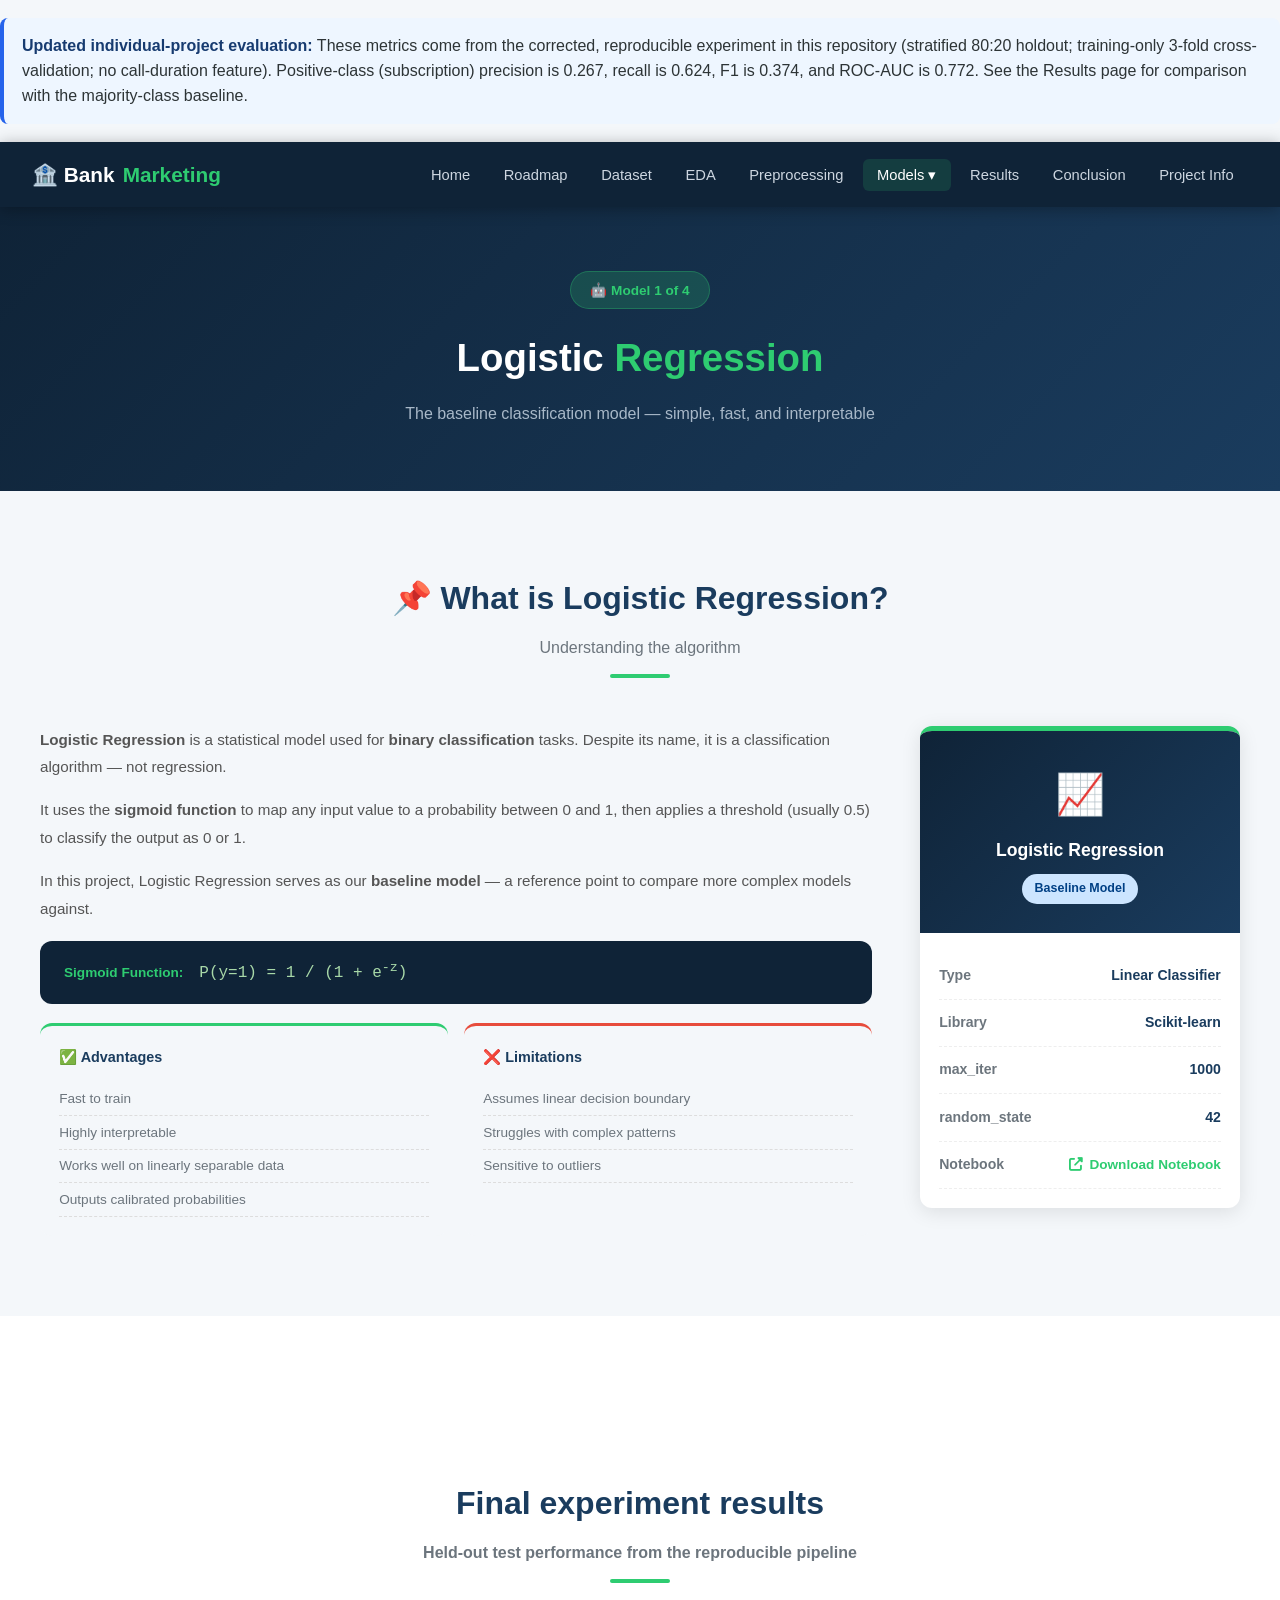
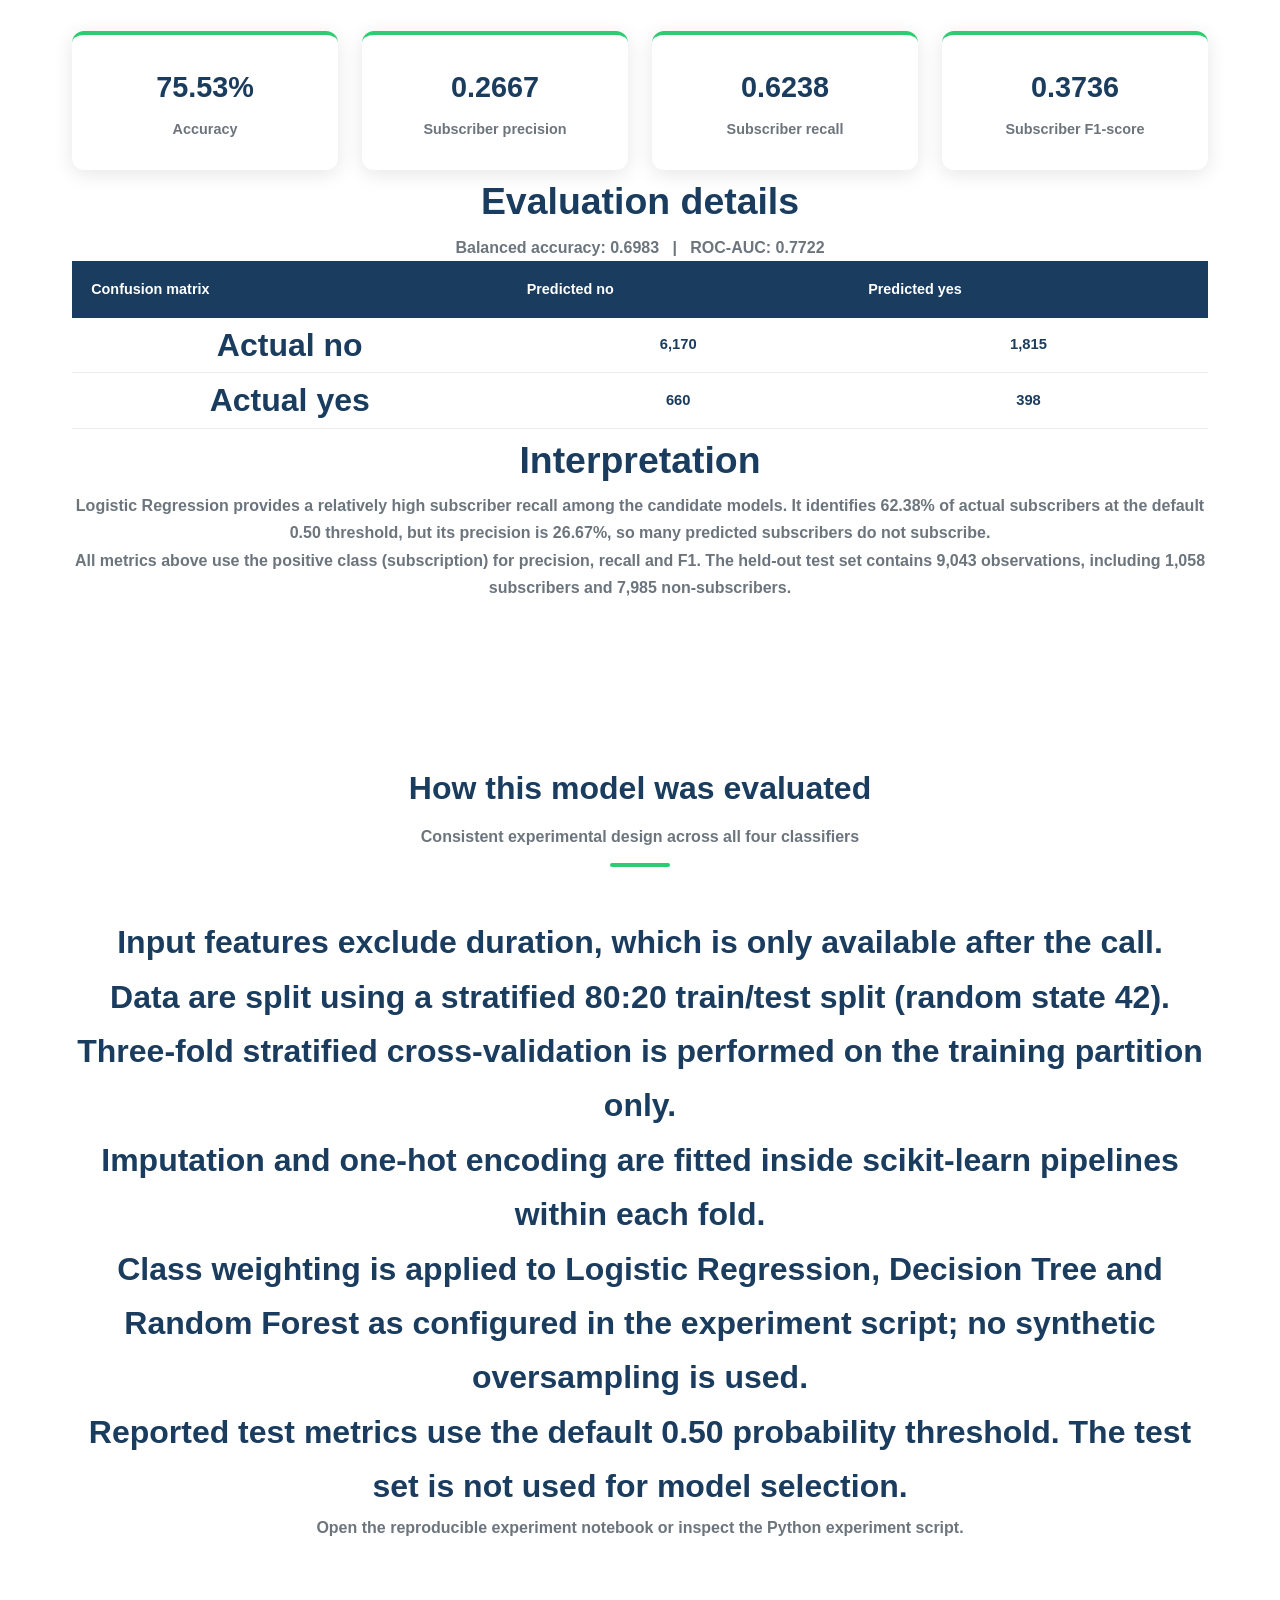
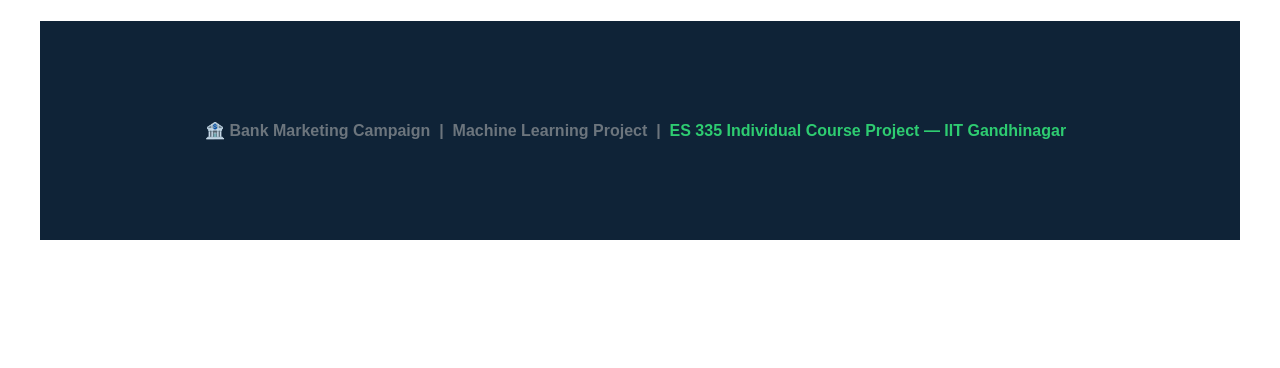
<file: docs/logistic.html>
<!DOCTYPE html>
<html lang="en">
<head>
  <meta charset="UTF-8" />
  <meta name="viewport" content="width=device-width, initial-scale=1.0"/>
  <title>Logistic Regression — Bank Marketing Campaign</title>
  <!-- ============================================
       Favicon
       ============================================ -->
  <link rel="icon" href="data:image/svg+xml,<svg xmlns='http://www.w3.org/2000/svg' viewBox='0 0 100 100'><text y='.9em' font-size='90'>🏦</text></svg>"/>
  <!-- ============================================
       Main Stylesheet
       ============================================ -->
  <link rel="stylesheet" href="css/style.css" />
  <!-- Font Awesome -->
  <link rel="stylesheet" href="https://cdnjs.cloudflare.com/ajax/libs/font-awesome/6.4.0/css/all.min.css"/>
<style>
.updated-analysis-note{background:#eef6ff;border-left:4px solid #2563eb;padding:16px 18px;margin:18px 0;border-radius:8px;line-height:1.55}
.updated-analysis-note strong{color:#173b70}
.updated-metrics-table{width:100%;border-collapse:collapse;margin:18px 0}
.updated-metrics-table th,.updated-metrics-table td{padding:10px;border-bottom:1px solid #dbe3ee;text-align:center}
.updated-metrics-table th:first-child,.updated-metrics-table td:first-child{text-align:left}
</style>
</head>
<body>
<div class="updated-analysis-note"><strong>Updated individual-project evaluation:</strong> These metrics come from the corrected, reproducible experiment in this repository (stratified 80:20 holdout; training-only 3-fold cross-validation; no call-duration feature). Positive-class (subscription) precision is 0.267, recall is 0.624, F1 is 0.374, and ROC-AUC is 0.772. See the Results page for comparison with the majority-class baseline.</div>

  <!-- ============================================
       NAVBAR
       ============================================ -->
  <nav class="navbar">
    <div class="nav-container">
      <a href="index.html" class="nav-logo">🏦 Bank <span>Marketing</span></a>
      <div class="hamburger" onclick="toggleMenu()">
        <span></span><span></span><span></span>
      </div>
      <ul class="nav-links" id="navLinks">
        <li><a href="index.html">Home</a></li>
        <li><a href="roadmap.html">Roadmap</a></li>
        <li><a href="dataset.html">Dataset</a></li>
        <li><a href="eda.html">EDA</a></li>
        <li><a href="preprocessing.html">Preprocessing</a></li>
        <li class="dropdown">
          <a href="#" class="active">Models ▾</a>
          <ul class="dropdown-menu">
            <li><a href="logistic.html" class="active">📈 Logistic Regression</a></li>
            <li><a href="decision_tree.html">🌿 Decision Tree</a></li>
            <li><a href="random_forest.html">🌲 Random Forest</a></li>
            <li><a href="xgboost.html">⚡ XGBoost</a></li>
          </ul>
        </li>
        <li><a href="results.html">Results</a></li>
        <li><a href="conclusion.html">Conclusion</a></li>
        <li><a href="team.html">Project Info</a></li>
      </ul>
    </div>
  </nav>
  <!-- END NAVBAR -->


  <!-- ============================================
       PAGE HERO
       ============================================ -->
  <section class="page-hero">
    <div class="hero-content">
      <div class="hero-badge">🤖 Model 1 of 4</div>
      <h1>Logistic <span>Regression</span></h1>
      <p>The baseline classification model — simple, fast, and interpretable</p>
    </div>
  </section>
  <!-- END PAGE HERO -->


  <!-- ============================================
       SECTION 1 — What is Logistic Regression?
       ============================================ -->
  <section class="section">
    <div class="container">

      <div class="section-header">
        <h2>📌 What is Logistic Regression?</h2>
        <p>Understanding the algorithm</p>
        <div class="section-line"></div>
      </div>

      <div class="model-intro-grid">
        <div class="model-intro-text">
          <p>
            <strong>Logistic Regression</strong> is a statistical model used
            for <strong>binary classification</strong> tasks. Despite its name,
            it is a classification algorithm — not regression.
          </p>
          <p>
            It uses the <strong>sigmoid function</strong> to map any input
            value to a probability between 0 and 1, then applies a threshold
            (usually 0.5) to classify the output as 0 or 1.
          </p>
          <p>
            In this project, Logistic Regression serves as our
            <strong>baseline model</strong> — a reference point to compare
            more complex models against.
          </p>

          <div class="model-formula">
            <span class="formula-label">Sigmoid Function:</span>
            <code>P(y=1) = 1 / (1 + e<sup>-z</sup>)</code>
          </div>

          <div class="model-pros-cons">
            <div class="pros">
              <h4>✅ Advantages</h4>
              <ul>
                <li>Fast to train</li>
                <li>Highly interpretable</li>
                <li>Works well on linearly separable data</li>
                <li>Outputs calibrated probabilities</li>
              </ul>
            </div>
            <div class="cons">
              <h4>❌ Limitations</h4>
              <ul>
                <li>Assumes linear decision boundary</li>
                <li>Struggles with complex patterns</li>
                <li>Sensitive to outliers</li>
              </ul>
            </div>
          </div>
        </div>

        <!-- Model Quick Info -->
        <div class="model-info-box">
          <div class="model-info-header">
            <span class="model-big-icon">📈</span>
            <h3>Logistic Regression</h3>
            <span class="badge badge-blue">Baseline Model</span>
          </div>
          <div class="model-info-list">
            <div class="model-info-item">
              <span class="info-label">Type</span>
              <span class="info-val">Linear Classifier</span>
            </div>
            <div class="model-info-item">
              <span class="info-label">Library</span>
              <span class="info-val">Scikit-learn</span>
            </div>
            <div class="model-info-item">
              <span class="info-label">max_iter</span>
              <span class="info-val">1000</span>
            </div>
            <div class="model-info-item">
              <span class="info-label">random_state</span>
              <span class="info-val">42</span>
            </div>
            <div class="model-info-item">
              <span class="info-label">Notebook</span>
              <a href="notebooks/Reproduce_Experiment.ipynb"
                 target="_blank" class="info-link">
                <i class="fas fa-external-link-alt"></i> Download Notebook
              </a>
            </div>
          </div>
        </div>
      </div>

    </div>
  </section>
  <!-- END WHAT IS LR -->


  <!-- ============================================
       SECTION 2 — Training Code
       ============================================ -->
  <section class="section section-alt">
    <div class="container">

      <div class="section-header">
        <h2><section class="section section-alt">
<div class="container">
<div class="section-header"><h2>Final experiment results</h2><p>Held-out test performance from the reproducible pipeline</p><div class="section-line"></div></div>
<div class="grid-4">
<div class="stat-card"><div class="stat-value">75.53%</div><div class="stat-label">Accuracy</div></div>
<div class="stat-card"><div class="stat-value">0.2667</div><div class="stat-label">Subscriber precision</div></div>
<div class="stat-card"><div class="stat-value">0.6238</div><div class="stat-label">Subscriber recall</div></div>
<div class="stat-card"><div class="stat-value">0.3736</div><div class="stat-label">Subscriber F1-score</div></div>
</div>
<div class="content-card">
<h3>Evaluation details</h3>
<p><strong>Balanced accuracy:</strong> 0.6983 &nbsp; | &nbsp; <strong>ROC-AUC:</strong> 0.7722</p>
<table><thead><tr><th>Confusion matrix</th><th>Predicted no</th><th>Predicted yes</th></tr></thead>
<tbody><tr><th>Actual no</th><td>6,170</td><td>1,815</td></tr><tr><th>Actual yes</th><td>660</td><td>398</td></tr></tbody></table>
<h3>Interpretation</h3><p>Logistic Regression provides a relatively high subscriber recall among the candidate models. It identifies 62.38% of actual subscribers at the default 0.50 threshold, but its precision is 26.67%, so many predicted subscribers do not subscribe.</p>
<p>All metrics above use the positive class (subscription) for precision, recall and F1. The held-out test set contains 9,043 observations, including 1,058 subscribers and 7,985 non-subscribers.</p>
</div>
</div></section>
<section class="section"><div class="container">
<div class="section-header"><h2>How this model was evaluated</h2><p>Consistent experimental design across all four classifiers</p><div class="section-line"></div></div>
<div class="content-card">
<ul>
<li>Input features exclude <strong>duration</strong>, which is only available after the call.</li>
<li>Data are split using a stratified 80:20 train/test split (random state 42).</li>
<li>Three-fold stratified cross-validation is performed on the training partition only.</li>
<li>Imputation and one-hot encoding are fitted inside scikit-learn pipelines within each fold.</li>
<li>Class weighting is applied to Logistic Regression, Decision Tree and Random Forest as configured in the experiment script; no synthetic oversampling is used.</li>
<li>Reported test metrics use the default 0.50 probability threshold. The test set is not used for model selection.</li>
</ul>
<p><a href="notebooks/Reproduce_Experiment.ipynb" target="_blank">Open the reproducible experiment notebook</a> or <a href="../analysis/reproduce_analysis.py">inspect the Python experiment script</a>.</p>
</div></div></section>
<footer>
    <p>
      🏦 Bank Marketing Campaign &nbsp;|&nbsp;
      Machine Learning Project &nbsp;|&nbsp;
      <span>ES 335 Individual Course Project — IIT Gandhinagar</span> &nbsp;
    </p>
  </footer>
  <!-- END FOOTER -->


  <!-- ============================================
       JAVASCRIPT
       ============================================ -->
  <!--
  <script>
    /* ----- Mobile Menu Toggle ----- */
    function toggleMenu() {
      document.getElementById('navLinks').classList.toggle('open');
    }

    /* ----- Active nav link ----- */
    document.querySelectorAll('.nav-links a').forEach(link => {
      if (link.href === window.location.href) {
        link.classList.add('active');
      }
    });

    /* ----- Animate metric cards on scroll ----- */
    const metricCards = document.querySelectorAll('.metric-result-card');
    const metricObserver = new IntersectionObserver((entries) => {
      entries.forEach((entry, i) => {
        if (entry.isIntersecting) {
          setTimeout(() => {
            entry.target.classList.add('metric-visible');
          }, i * 120);
        }
      });
    }, { threshold: 0.2 });
    metricCards.forEach(card => metricObserver.observe(card));
  </script>
  -->
  <script src="js/main.js"></script>

  <!-- ============================================
       Floating Repository Button (Fixed)
       ============================================ -->

</body>
</html>
</file>
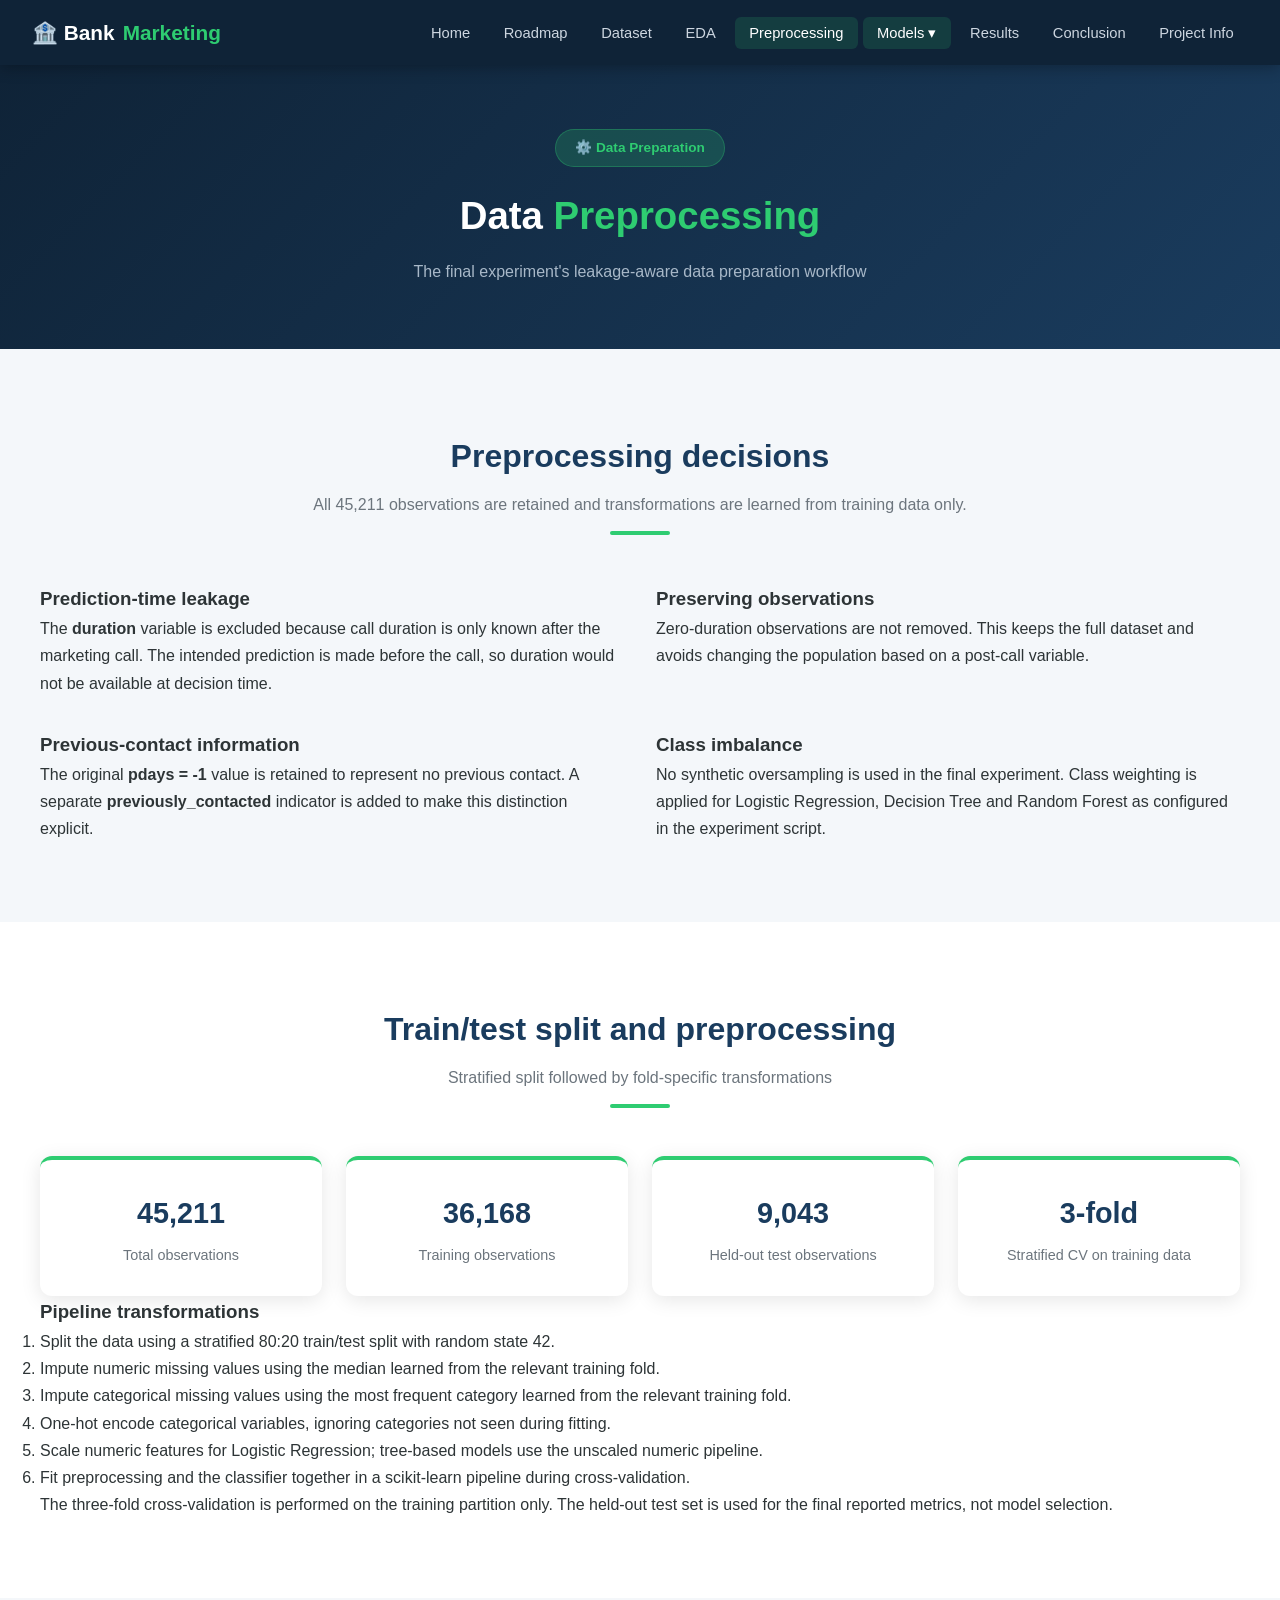
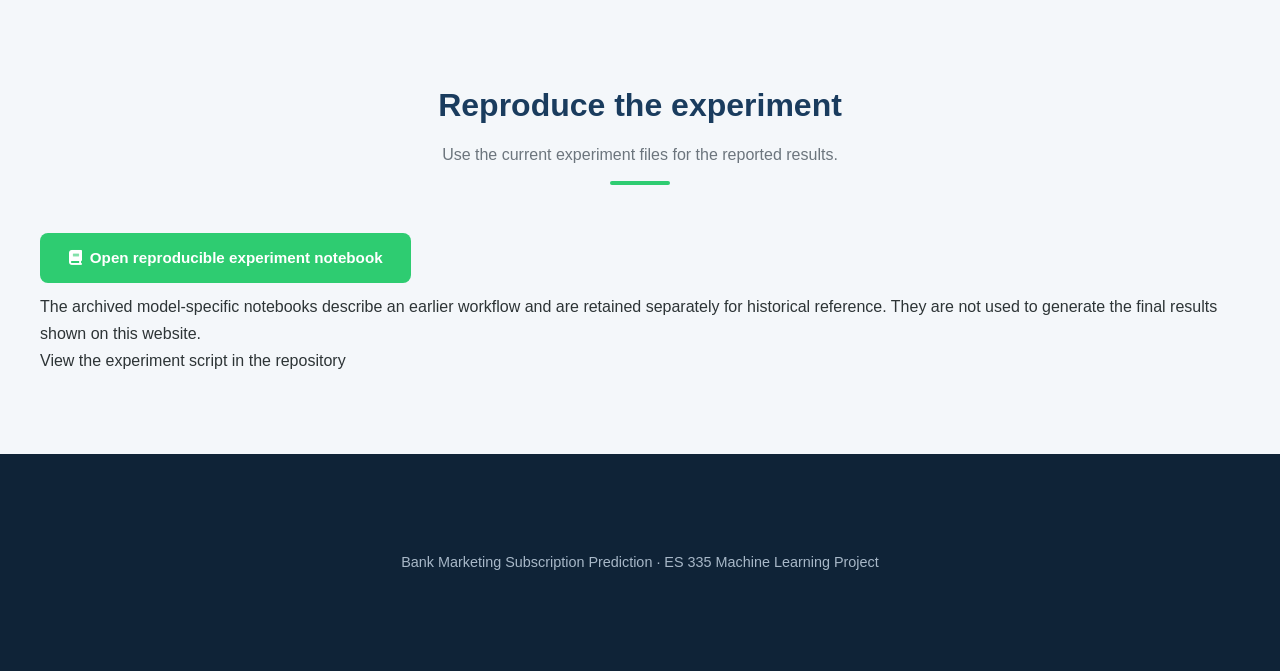
<file: docs/preprocessing.html>
<!DOCTYPE html>
<html lang="en"><head>
<meta charset="UTF-8"><meta name="viewport" content="width=device-width, initial-scale=1.0">
<title>Preprocessing — Bank Marketing</title>
<link rel="icon" href="data:image/svg+xml,<svg xmlns='http://www.w3.org/2000/svg' viewBox='0 0 100 100'><text y='.9em' font-size='90'>🏦</text></svg>">
<link rel="stylesheet" href="css/style.css">
<link rel="stylesheet" href="https://cdnjs.cloudflare.com/ajax/libs/font-awesome/6.4.0/css/all.min.css">
</head><body>
<nav class="navbar">
  <div class="nav-container">
    <a href="index.html" class="nav-logo">🏦 Bank <span>Marketing</span></a>
    <div class="hamburger" onclick="toggleMenu()"><span></span><span></span><span></span></div>
    <ul class="nav-links" id="navLinks">
      <li><a href="index.html">Home</a></li><li><a href="roadmap.html">Roadmap</a></li>
      <li><a href="dataset.html">Dataset</a></li><li><a href="eda.html">EDA</a></li>
      <li><a href="preprocessing.html" class="active">Preprocessing</a></li>
      <li class="dropdown"><a href="#">Models ▾</a><ul class="dropdown-menu">
        <li><a href="logistic.html">📈 Logistic Regression</a></li>
        <li><a href="decision_tree.html">🌿 Decision Tree</a></li>
        <li><a href="random_forest.html">🌲 Random Forest</a></li>
        <li><a href="xgboost.html">⚡ XGBoost</a></li>
      </ul></li>
      <li><a href="results.html">Results</a></li><li><a href="conclusion.html">Conclusion</a></li>
      <li><a href="team.html">Project Info</a></li>
    </ul>
  </div>
</nav>
<section class="page-hero"><div class="hero-content">
<div class="hero-badge">⚙️ Data Preparation</div><h1>Data <span>Preprocessing</span></h1>
<p>The final experiment's leakage-aware data preparation workflow</p></div></section>
<section class="section"><div class="container">
<div class="section-header"><h2>Preprocessing decisions</h2><p>All 45,211 observations are retained and transformations are learned from training data only.</p><div class="section-line"></div></div>
<div class="grid-2">
<div class="summary-card"><h3>Prediction-time leakage</h3><p>The <strong>duration</strong> variable is excluded because call duration is only known after the marketing call. The intended prediction is made before the call, so duration would not be available at decision time.</p></div>
<div class="summary-card"><h3>Preserving observations</h3><p>Zero-duration observations are not removed. This keeps the full dataset and avoids changing the population based on a post-call variable.</p></div>
<div class="summary-card"><h3>Previous-contact information</h3><p>The original <strong>pdays = -1</strong> value is retained to represent no previous contact. A separate <strong>previously_contacted</strong> indicator is added to make this distinction explicit.</p></div>
<div class="summary-card"><h3>Class imbalance</h3><p>No synthetic oversampling is used in the final experiment. Class weighting is applied for Logistic Regression, Decision Tree and Random Forest as configured in the experiment script.</p></div>
</div>
</div></section>
<section class="section section-alt"><div class="container">
<div class="section-header"><h2>Train/test split and preprocessing</h2><p>Stratified split followed by fold-specific transformations</p><div class="section-line"></div></div>
<div class="stat-grid grid-4">
<div class="stat-card"><div class="stat-value">45,211</div><div class="stat-label">Total observations</div></div>
<div class="stat-card"><div class="stat-value">36,168</div><div class="stat-label">Training observations</div></div>
<div class="stat-card"><div class="stat-value">9,043</div><div class="stat-label">Held-out test observations</div></div>
<div class="stat-card"><div class="stat-value">3-fold</div><div class="stat-label">Stratified CV on training data</div></div>
</div>
<div class="content-card">
<h3>Pipeline transformations</h3>
<ol>
<li>Split the data using a stratified 80:20 train/test split with random state 42.</li>
<li>Impute numeric missing values using the median learned from the relevant training fold.</li>
<li>Impute categorical missing values using the most frequent category learned from the relevant training fold.</li>
<li>One-hot encode categorical variables, ignoring categories not seen during fitting.</li>
<li>Scale numeric features for Logistic Regression; tree-based models use the unscaled numeric pipeline.</li>
<li>Fit preprocessing and the classifier together in a scikit-learn pipeline during cross-validation.</li>
</ol>
<p>The three-fold cross-validation is performed on the training partition only. The held-out test set is used for the final reported metrics, not model selection.</p>
</div>
</div></section>
<section class="section"><div class="container">
<div class="section-header"><h2>Reproduce the experiment</h2><p>Use the current experiment files for the reported results.</p><div class="section-line"></div></div>
<p><a class="btn btn-primary" href="notebooks/Reproduce_Experiment.ipynb" target="_blank"><i class="fas fa-book"></i> Open reproducible experiment notebook</a></p>
<p>The archived model-specific notebooks describe an earlier workflow and are retained separately for historical reference. They are not used to generate the final results shown on this website.</p>
<p><a href="../analysis/reproduce_analysis.py">View the experiment script in the repository</a></p>
</div></section>
<footer class="footer"><div class="container"><p>Bank Marketing Subscription Prediction · ES 335 Machine Learning Project</p></div></footer>
<script src="js/main.js"></script>
</body></html>
</file>
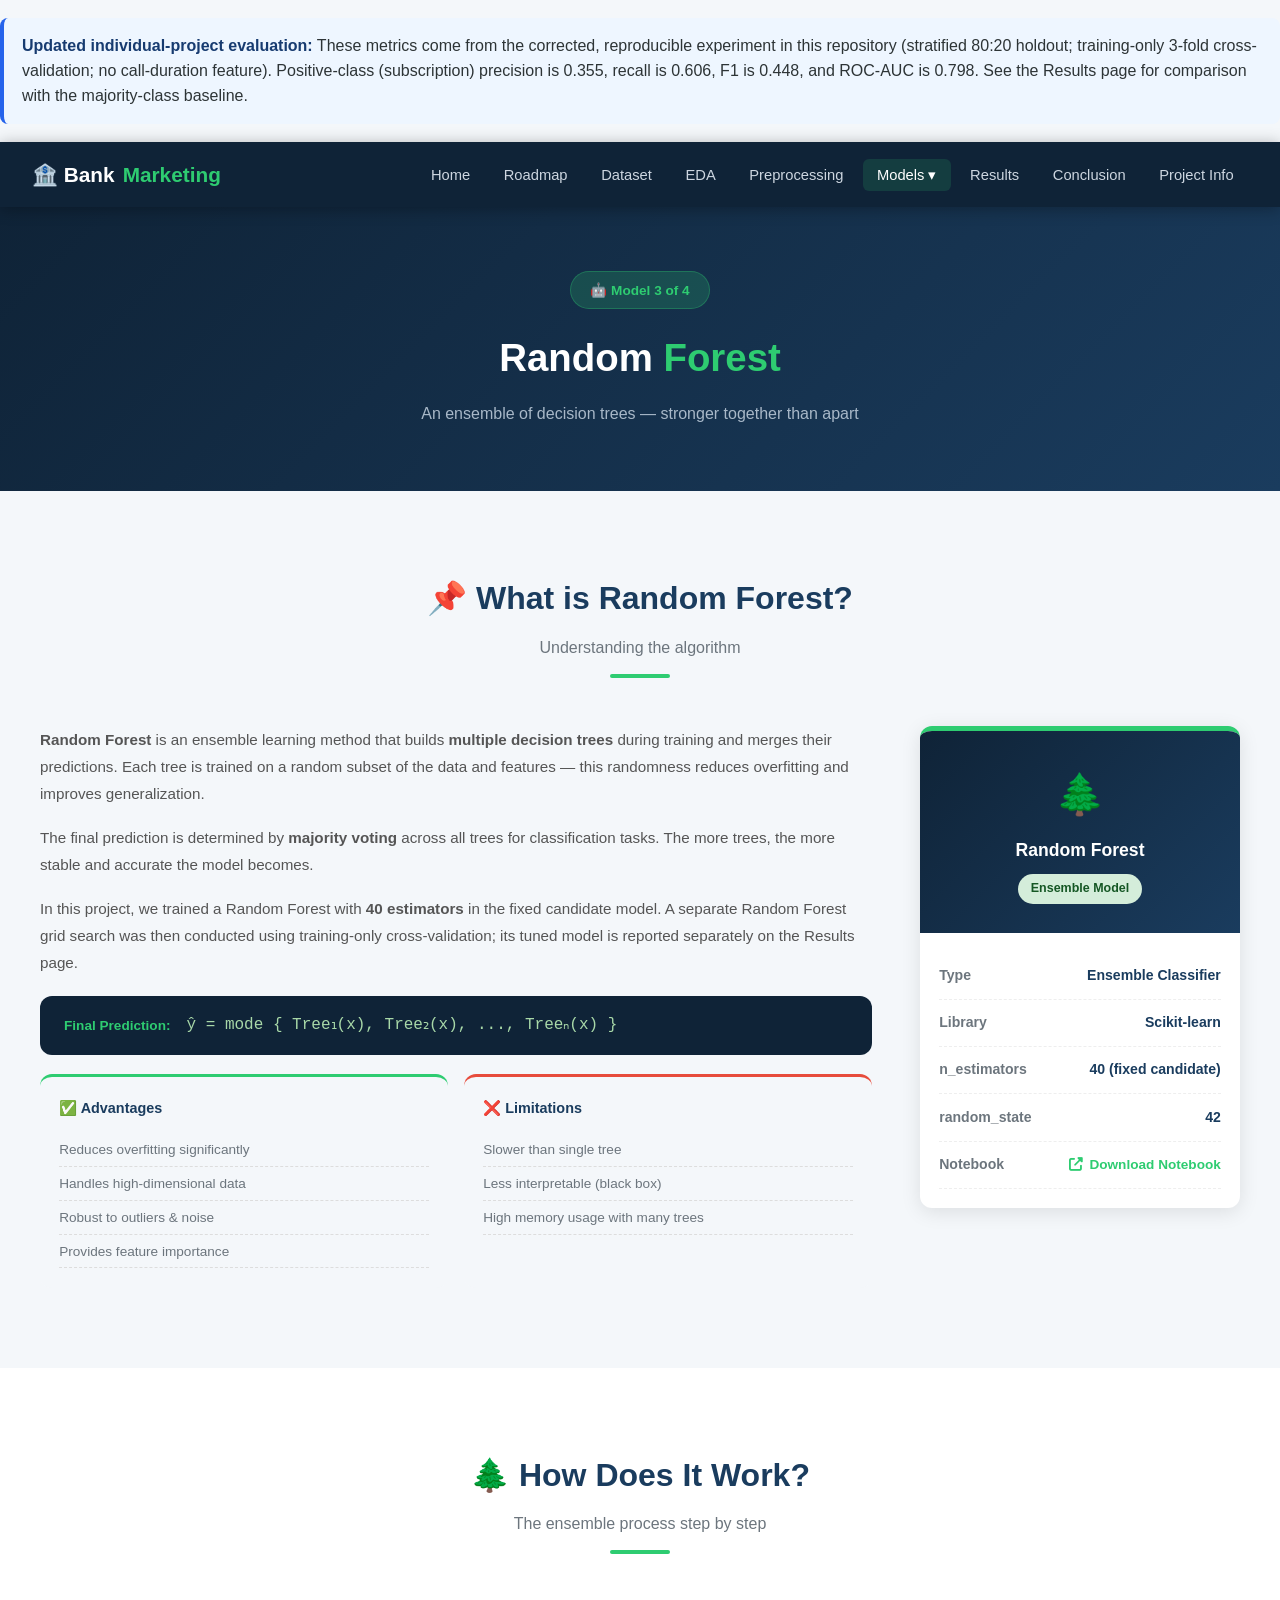
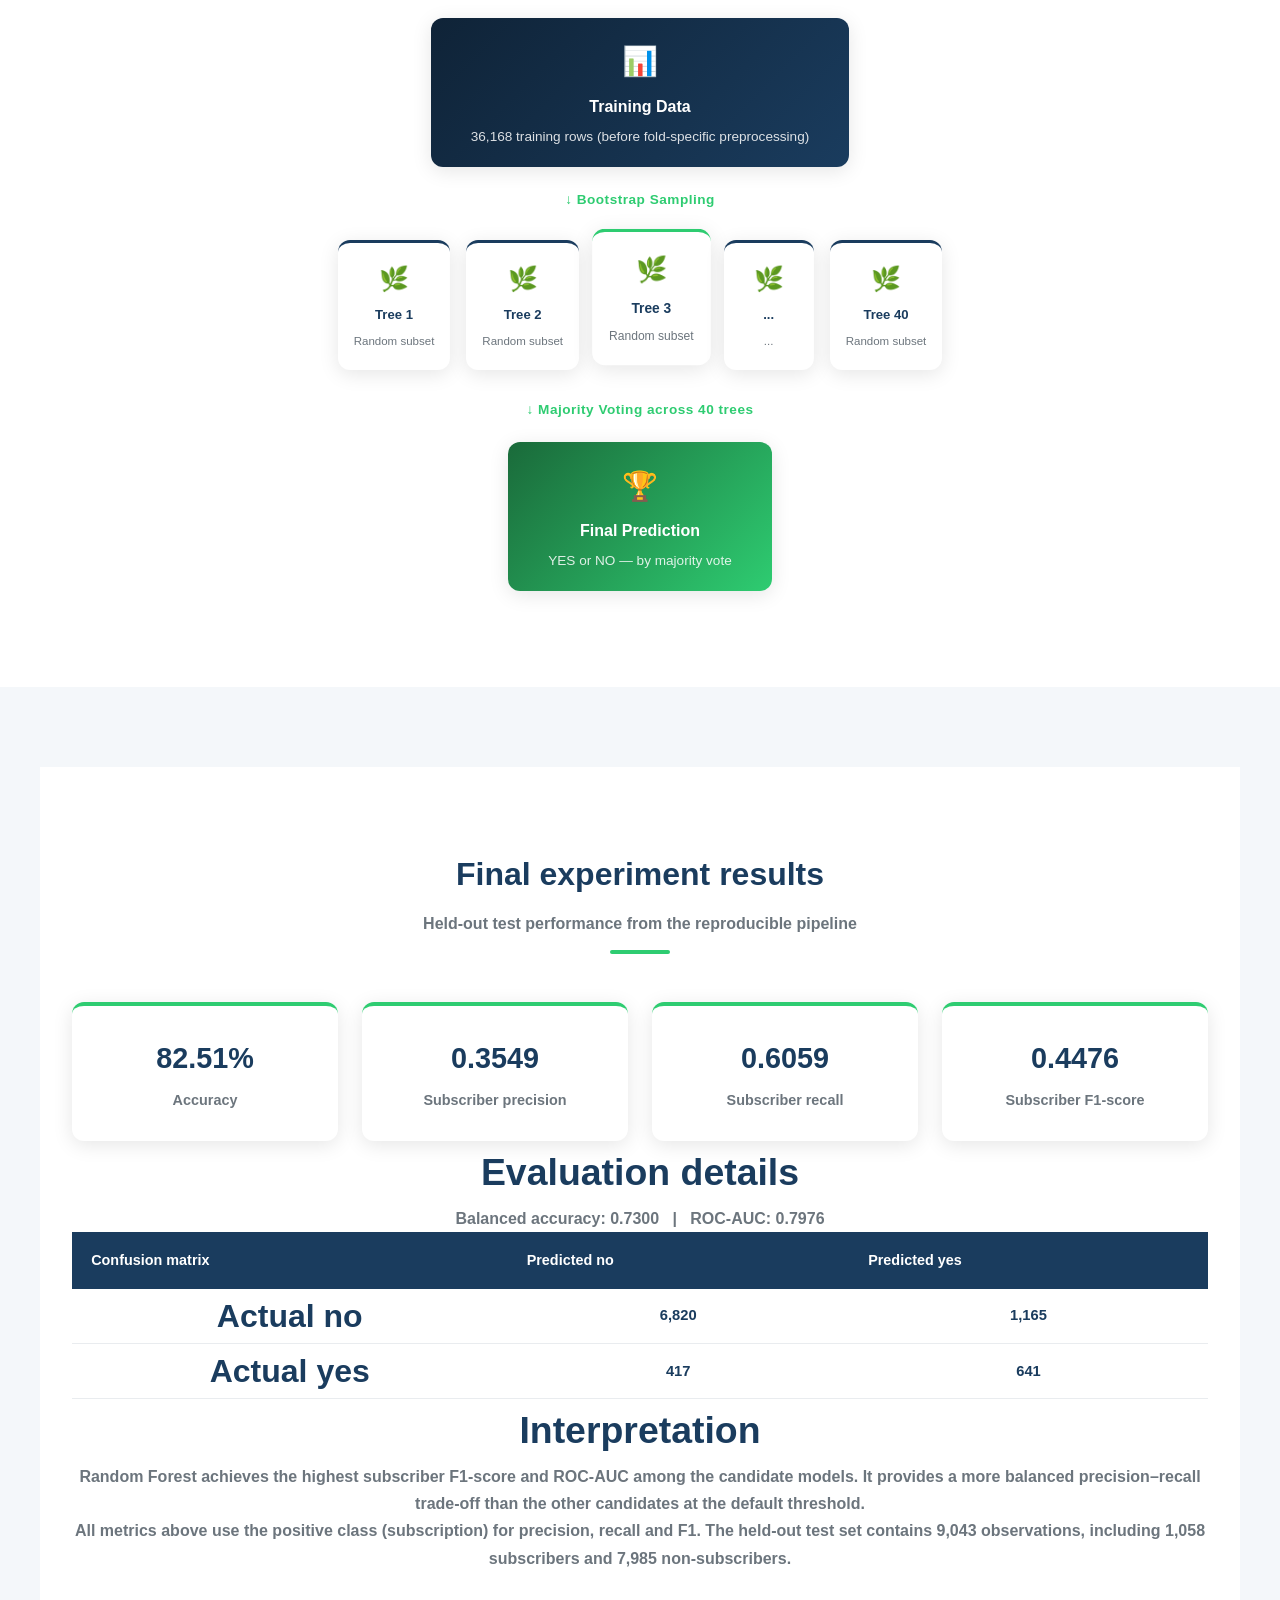
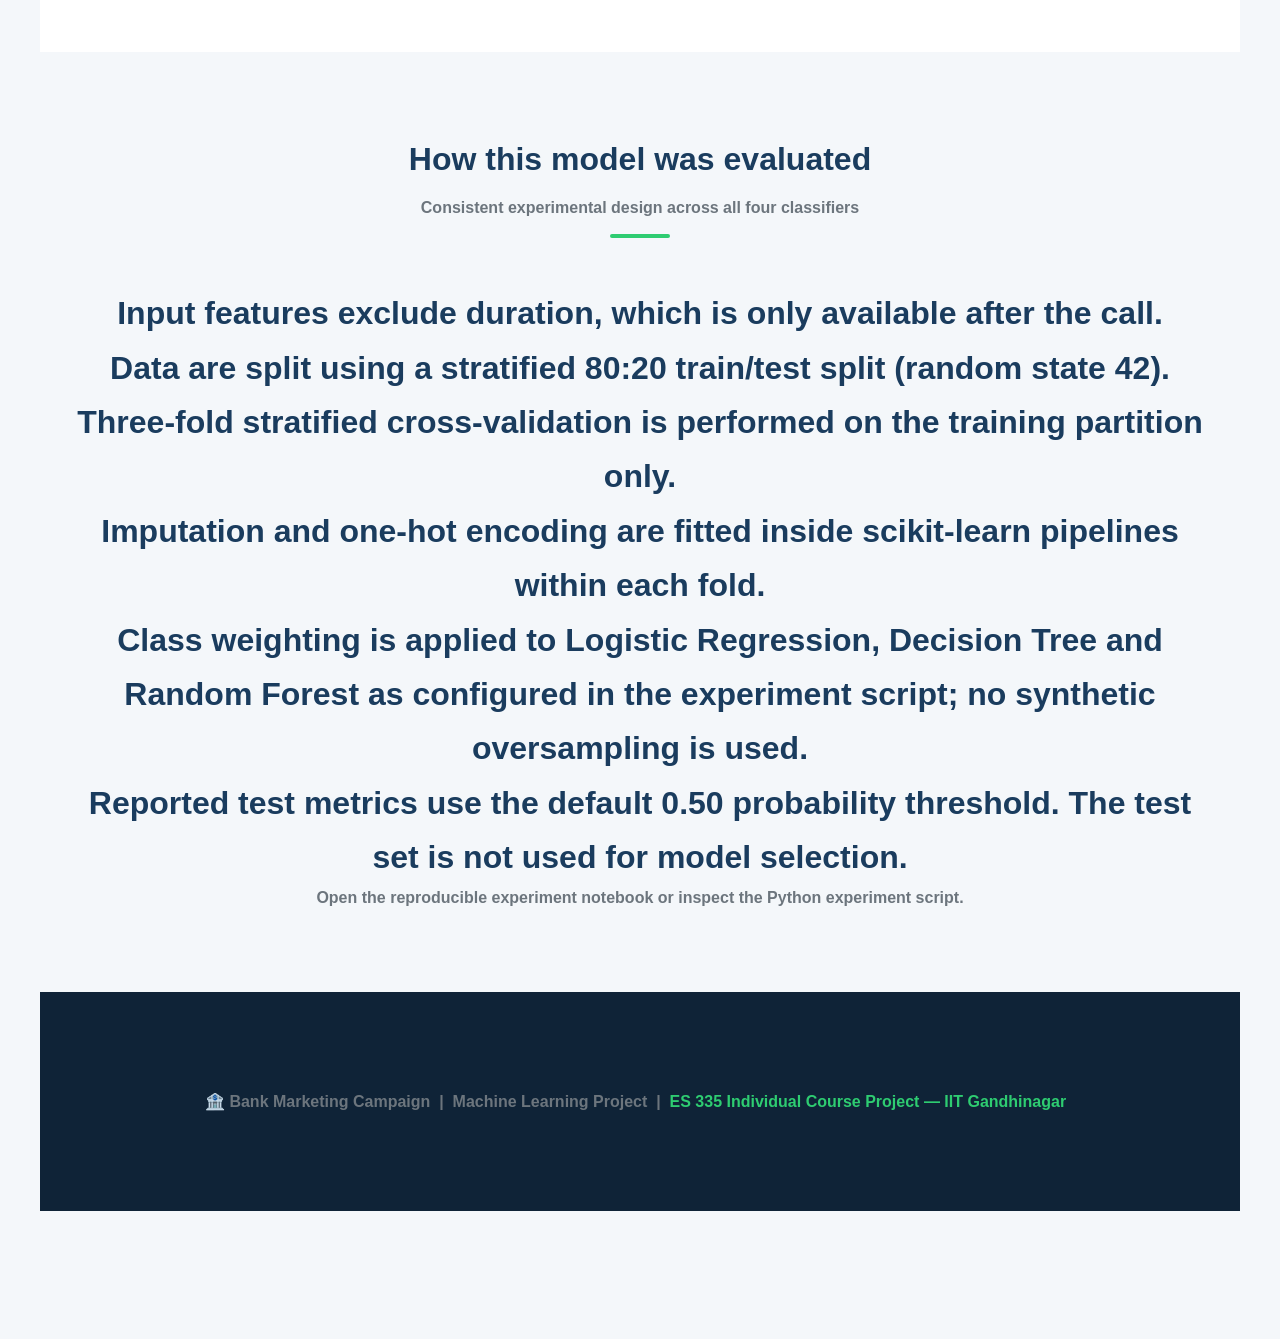
<file: docs/random_forest.html>
<!DOCTYPE html>
<html lang="en">
<head>
  <meta charset="UTF-8" />
  <meta name="viewport" content="width=device-width, initial-scale=1.0"/>
  <title>Random Forest — Bank Marketing Campaign</title>
  <!-- ============================================
       Favicon
       ============================================ -->
  <link rel="icon" href="data:image/svg+xml,<svg xmlns='http://www.w3.org/2000/svg' viewBox='0 0 100 100'><text y='.9em' font-size='90'>🏦</text></svg>"/>
  <!-- ============================================
       Main Stylesheet
       ============================================ -->
  <link rel="stylesheet" href="css/style.css" />
  <!-- Font Awesome -->
  <link rel="stylesheet" href="https://cdnjs.cloudflare.com/ajax/libs/font-awesome/6.4.0/css/all.min.css"/>
<style>
.updated-analysis-note{background:#eef6ff;border-left:4px solid #2563eb;padding:16px 18px;margin:18px 0;border-radius:8px;line-height:1.55}
.updated-analysis-note strong{color:#173b70}
.updated-metrics-table{width:100%;border-collapse:collapse;margin:18px 0}
.updated-metrics-table th,.updated-metrics-table td{padding:10px;border-bottom:1px solid #dbe3ee;text-align:center}
.updated-metrics-table th:first-child,.updated-metrics-table td:first-child{text-align:left}
</style>
</head>
<body>
<div class="updated-analysis-note"><strong>Updated individual-project evaluation:</strong> These metrics come from the corrected, reproducible experiment in this repository (stratified 80:20 holdout; training-only 3-fold cross-validation; no call-duration feature). Positive-class (subscription) precision is 0.355, recall is 0.606, F1 is 0.448, and ROC-AUC is 0.798. See the Results page for comparison with the majority-class baseline.</div>

  <!-- ============================================
       NAVBAR
       ============================================ -->
  <nav class="navbar">
    <div class="nav-container">
      <a href="index.html" class="nav-logo">🏦 Bank <span>Marketing</span></a>
      <div class="hamburger" onclick="toggleMenu()">
        <span></span><span></span><span></span>
      </div>
      <ul class="nav-links" id="navLinks">
        <li><a href="index.html">Home</a></li>
        <li><a href="roadmap.html">Roadmap</a></li>
        <li><a href="dataset.html">Dataset</a></li>
        <li><a href="eda.html">EDA</a></li>
        <li><a href="preprocessing.html">Preprocessing</a></li>
        <li class="dropdown">
          <a href="#" class="active">Models ▾</a>
          <ul class="dropdown-menu">
            <li><a href="logistic.html">📈 Logistic Regression</a></li>
            <li><a href="decision_tree.html">🌿 Decision Tree</a></li>
            <li><a href="random_forest.html" class="active">🌲 Random Forest</a></li>
            <li><a href="xgboost.html">⚡ XGBoost</a></li>
          </ul>
        </li>
        <li><a href="results.html">Results</a></li>
        <li><a href="conclusion.html">Conclusion</a></li>
        <li><a href="team.html">Project Info</a></li>
      </ul>
    </div>
  </nav>
  <!-- END NAVBAR -->


  <!-- ============================================
       PAGE HERO
       ============================================ -->
  <section class="page-hero">
    <div class="hero-content">
      <div class="hero-badge">🤖 Model 3 of 4</div>
      <h1>Random <span>Forest</span></h1>
      <p>An ensemble of decision trees — stronger together than apart</p>
    </div>
  </section>
  <!-- END PAGE HERO -->


  <!-- ============================================
       SECTION 1 — What is Random Forest?
       ============================================ -->
  <section class="section">
    <div class="container">

      <div class="section-header">
        <h2>📌 What is Random Forest?</h2>
        <p>Understanding the algorithm</p>
        <div class="section-line"></div>
      </div>

      <div class="model-intro-grid">
        <div class="model-intro-text">
          <p>
            <strong>Random Forest</strong> is an ensemble learning method that
            builds <strong>multiple decision trees</strong> during training and
            merges their predictions. Each tree is trained on a random subset
            of the data and features — this randomness reduces overfitting
            and improves generalization.
          </p>
          <p>
            The final prediction is determined by
            <strong>majority voting</strong> across all trees for
            classification tasks. The more trees, the more stable
            and accurate the model becomes.
          </p>
          <p>
            In this project, we trained a Random Forest with
            <strong>40 estimators</strong> in the fixed candidate model.
            A separate Random Forest grid search was then conducted using
            training-only cross-validation; its tuned model is reported
            separately on the Results page.
          </p>

          <div class="model-formula">
            <span class="formula-label">Final Prediction:</span>
            <code>ŷ = mode { Tree₁(x), Tree₂(x), ..., Treeₙ(x) }</code>
          </div>

          <div class="model-pros-cons">
            <div class="pros">
              <h4>✅ Advantages</h4>
              <ul>
                <li>Reduces overfitting significantly</li>
                <li>Handles high-dimensional data</li>
                <li>Robust to outliers & noise</li>
                <li>Provides feature importance</li>
              </ul>
            </div>
            <div class="cons">
              <h4>❌ Limitations</h4>
              <ul>
                <li>Slower than single tree</li>
                <li>Less interpretable (black box)</li>
                <li>High memory usage with many trees</li>
              </ul>
            </div>
          </div>
        </div>

        <!-- Model Info Box -->
        <div class="model-info-box">
          <div class="model-info-header">
            <span class="model-big-icon">🌲</span>
            <h3>Random Forest</h3>
            <span class="badge badge-green">Ensemble Model</span>
          </div>
          <div class="model-info-list">
            <div class="model-info-item">
              <span class="info-label">Type</span>
              <span class="info-val">Ensemble Classifier</span>
            </div>
            <div class="model-info-item">
              <span class="info-label">Library</span>
              <span class="info-val">Scikit-learn</span>
            </div>
            <div class="model-info-item">
              <span class="info-label">n_estimators</span>
              <span class="info-val">40 (fixed candidate)</span>
            </div>
            <div class="model-info-item">
              <span class="info-label">random_state</span>
              <span class="info-val">42</span>
            </div>
            <div class="model-info-item">
              <span class="info-label">Notebook</span>
              <a href="notebooks/Reproduce_Experiment.ipynb"
                 target="_blank" class="info-link">
                <i class="fas fa-external-link-alt"></i> Download Notebook
              </a>
            </div>
          </div>
        </div>
      </div>

    </div>
  </section>
  <!-- END WHAT IS RF -->


  <!-- ============================================
       SECTION 2 — How It Works (Visual)
       ============================================ -->
  <section class="section section-alt">
    <div class="container">

      <div class="section-header">
        <h2>🌲 How Does It Work?</h2>
        <p>The ensemble process step by step</p>
        <div class="section-line"></div>
      </div>

      <div class="rf-visual">

        <!-- Input -->
        <div class="rf-step">
          <div class="rf-step-box rf-input">
            <span class="rf-step-icon">📊</span>
            <h4>Training Data</h4>
            <p>36,168 training rows (before fold-specific preprocessing)</p>
          </div>
        </div>

        <div class="rf-arrow">↓ Bootstrap Sampling</div>

        <!-- Trees -->
        <div class="rf-trees">
          <div class="rf-tree-box">
            <span>🌿</span>
            <p>Tree 1</p>
            <small>Random subset</small>
          </div>
          <div class="rf-tree-box">
            <span>🌿</span>
            <p>Tree 2</p>
            <small>Random subset</small>
          </div>
          <div class="rf-tree-box rf-tree-mid">
            <span>🌿</span>
            <p>Tree 3</p>
            <small>Random subset</small>
          </div>
          <div class="rf-tree-box">
            <span>🌿</span>
            <p>...</p>
            <small>...</small>
          </div>
          <div class="rf-tree-box">
            <span>🌿</span>
            <p>Tree 40</p>
            <small>Random subset</small>
          </div>
        </div>

        <div class="rf-arrow">↓ Majority Voting across 40 trees</div>

        <!-- Output -->
        <div class="rf-step">
          <div class="rf-step-box rf-output">
            <span class="rf-step-icon">🏆</span>
            <h4>Final Prediction</h4>
            <p>YES or NO — by majority vote</p>
          </div>
        </div>

      </div>

    </div>
  </section>
  <!-- END HOW IT WORKS -->


  <!-- ============================================
       SECTION 3 — Training Code
       ============================================ -->
  <section class="section">
    <div class="container">

      <div class="section-header">
        <h2><section class="section section-alt">
<div class="container">
<div class="section-header"><h2>Final experiment results</h2><p>Held-out test performance from the reproducible pipeline</p><div class="section-line"></div></div>
<div class="grid-4">
<div class="stat-card"><div class="stat-value">82.51%</div><div class="stat-label">Accuracy</div></div>
<div class="stat-card"><div class="stat-value">0.3549</div><div class="stat-label">Subscriber precision</div></div>
<div class="stat-card"><div class="stat-value">0.6059</div><div class="stat-label">Subscriber recall</div></div>
<div class="stat-card"><div class="stat-value">0.4476</div><div class="stat-label">Subscriber F1-score</div></div>
</div>
<div class="content-card">
<h3>Evaluation details</h3>
<p><strong>Balanced accuracy:</strong> 0.7300 &nbsp; | &nbsp; <strong>ROC-AUC:</strong> 0.7976</p>
<table><thead><tr><th>Confusion matrix</th><th>Predicted no</th><th>Predicted yes</th></tr></thead>
<tbody><tr><th>Actual no</th><td>6,820</td><td>1,165</td></tr><tr><th>Actual yes</th><td>417</td><td>641</td></tr></tbody></table>
<h3>Interpretation</h3><p>Random Forest achieves the highest subscriber F1-score and ROC-AUC among the candidate models. It provides a more balanced precision–recall trade-off than the other candidates at the default threshold.</p>
<p>All metrics above use the positive class (subscription) for precision, recall and F1. The held-out test set contains 9,043 observations, including 1,058 subscribers and 7,985 non-subscribers.</p>
</div>
</div></section>
<section class="section"><div class="container">
<div class="section-header"><h2>How this model was evaluated</h2><p>Consistent experimental design across all four classifiers</p><div class="section-line"></div></div>
<div class="content-card">
<ul>
<li>Input features exclude <strong>duration</strong>, which is only available after the call.</li>
<li>Data are split using a stratified 80:20 train/test split (random state 42).</li>
<li>Three-fold stratified cross-validation is performed on the training partition only.</li>
<li>Imputation and one-hot encoding are fitted inside scikit-learn pipelines within each fold.</li>
<li>Class weighting is applied to Logistic Regression, Decision Tree and Random Forest as configured in the experiment script; no synthetic oversampling is used.</li>
<li>Reported test metrics use the default 0.50 probability threshold. The test set is not used for model selection.</li>
</ul>
<p><a href="notebooks/Reproduce_Experiment.ipynb" target="_blank">Open the reproducible experiment notebook</a> or <a href="../analysis/reproduce_analysis.py">inspect the Python experiment script</a>.</p>
</div></div></section>
<footer>
    <p>
      🏦 Bank Marketing Campaign &nbsp;|&nbsp;
      Machine Learning Project &nbsp;|&nbsp;
      <span>ES 335 Individual Course Project — IIT Gandhinagar</span> &nbsp;
    </p>
  </footer>
  <!-- END FOOTER -->


  <!-- ============================================
       JAVASCRIPT
       ============================================ -->
  <!--
  <script>
    /* ----- Mobile Menu Toggle ----- */
    function toggleMenu() {
      document.getElementById('navLinks').classList.toggle('open');
    }

    /* ----- Active nav link ----- */
    document.querySelectorAll('.nav-links a').forEach(link => {
      if (link.href === window.location.href) {
        link.classList.add('active');
      }
    });

    /* ----- Animate metric cards on scroll ----- */
    const metricCards = document.querySelectorAll('.metric-result-card');
    const metricObserver = new IntersectionObserver((entries) => {
      entries.forEach((entry, i) => {
        if (entry.isIntersecting) {
          setTimeout(() => {
            entry.target.classList.add('metric-visible');
          }, i * 120);
        }
      });
    }, { threshold: 0.2 });
    metricCards.forEach(card => metricObserver.observe(card));

    /* ----- Animate RF trees on scroll ----- */
    const rfTrees = document.querySelectorAll('.rf-tree-box');
    const treeObserver = new IntersectionObserver((entries) => {
      entries.forEach((entry, i) => {
        if (entry.isIntersecting) {
          setTimeout(() => {
            entry.target.classList.add('rf-tree-visible');
          }, i * 100);
        }
      });
    }, { threshold: 0.2 });
    rfTrees.forEach(tree => treeObserver.observe(tree));
  </script>
  -->
  <script src="js/main.js"></script>

  <!-- ============================================
       Floating Repository Button (Fixed)
       ============================================ -->

</body>
</html>
</file>
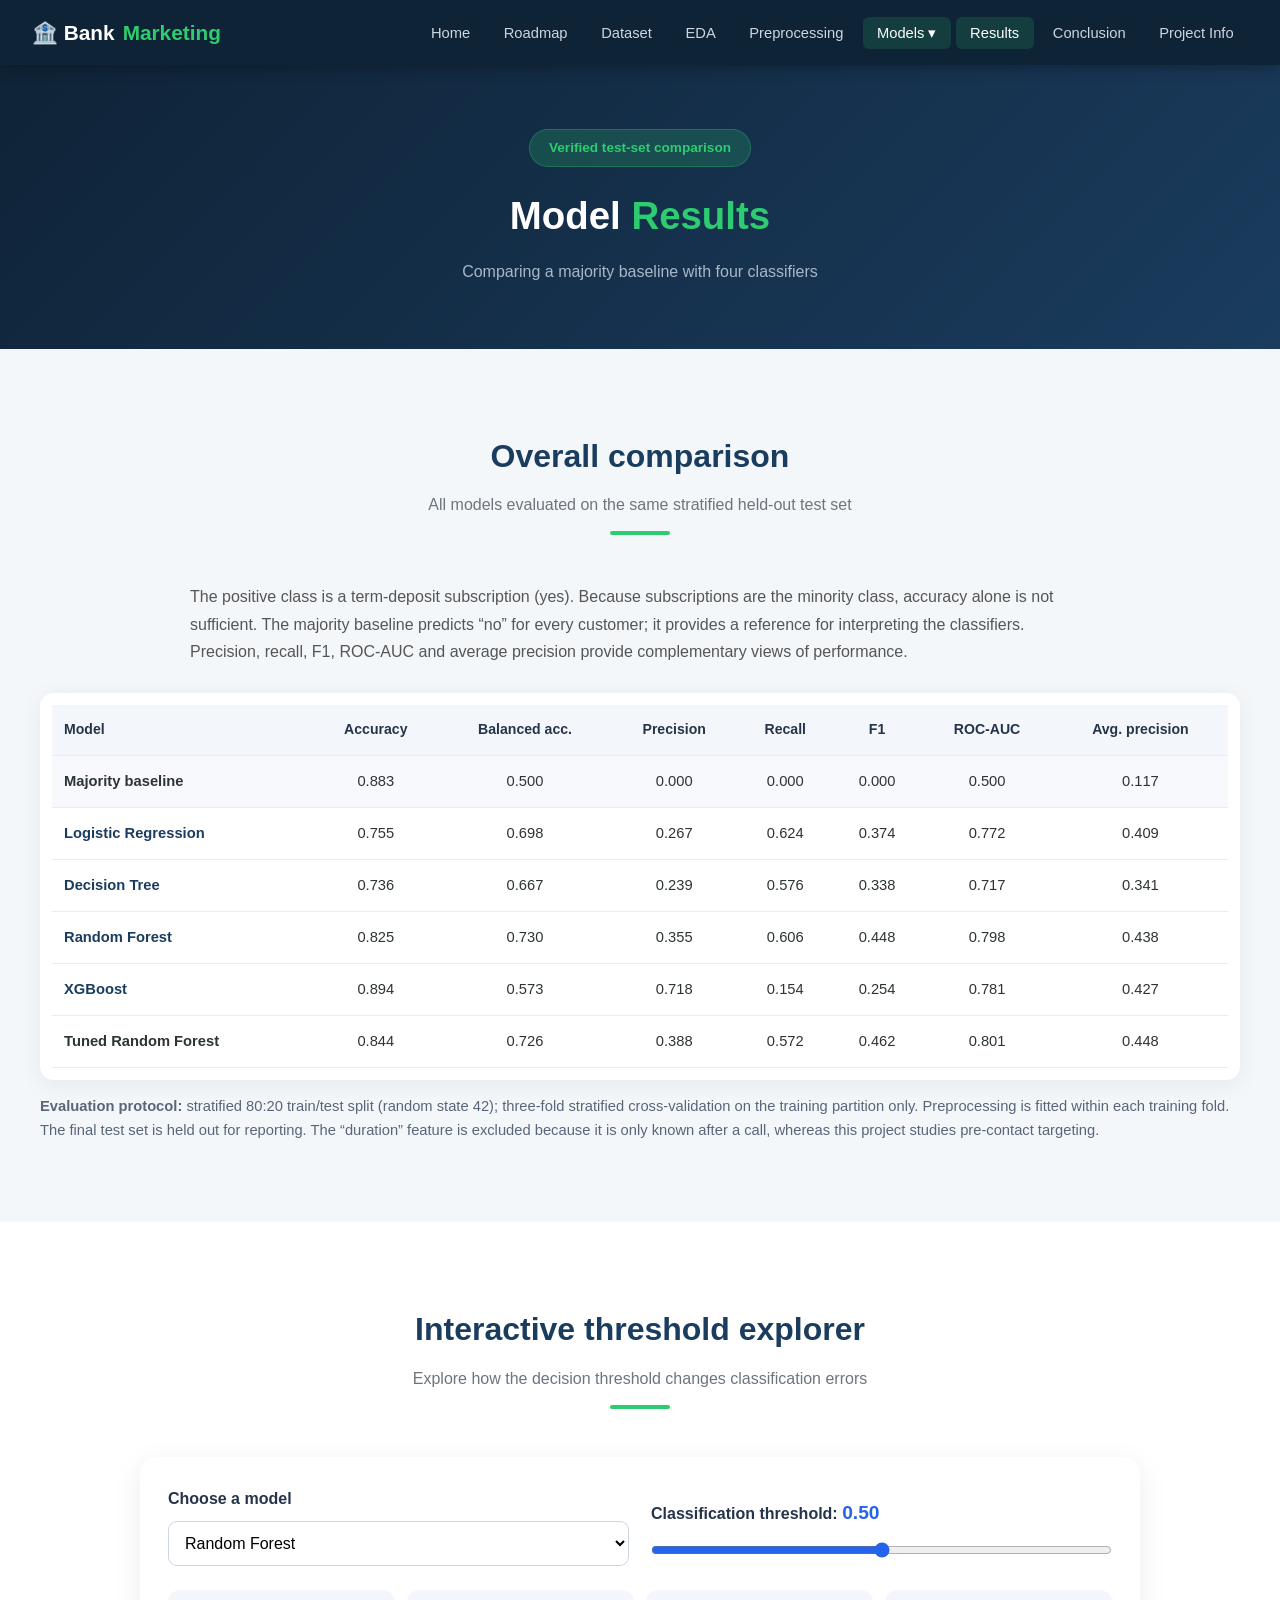
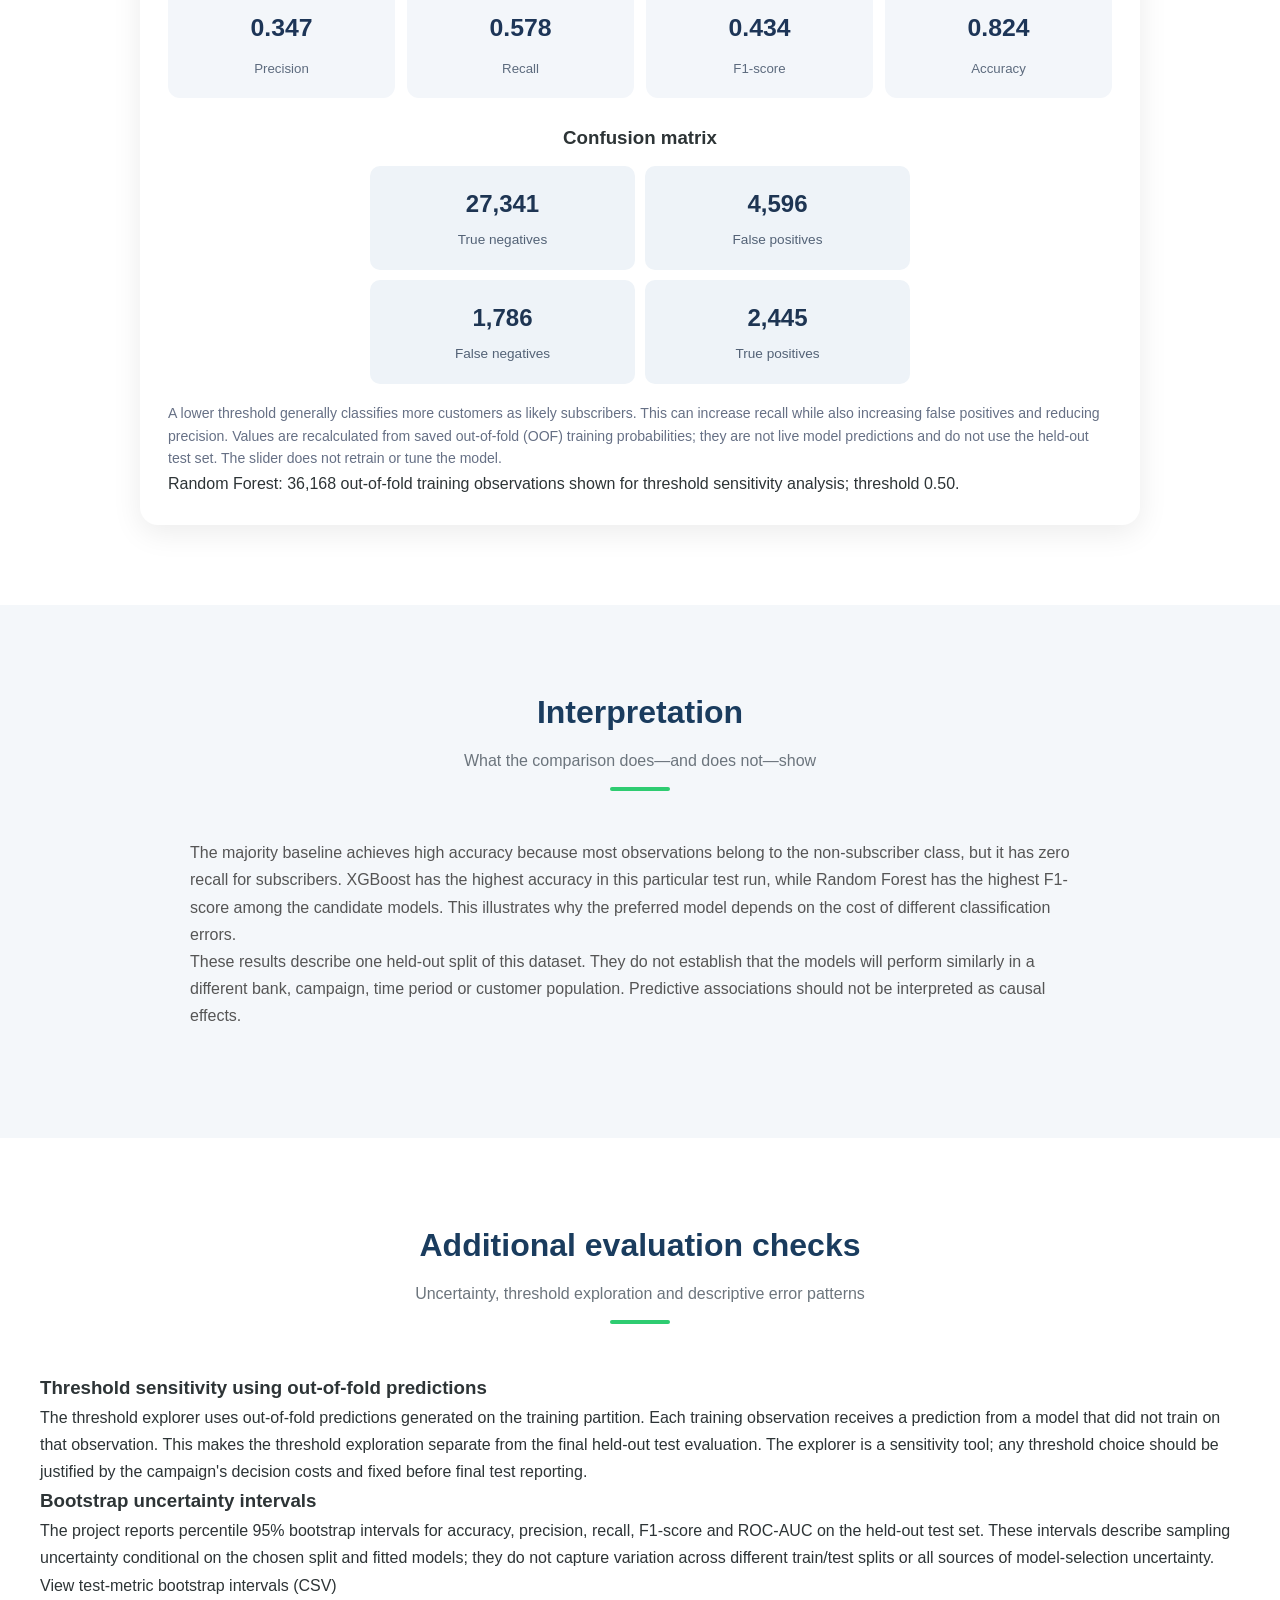
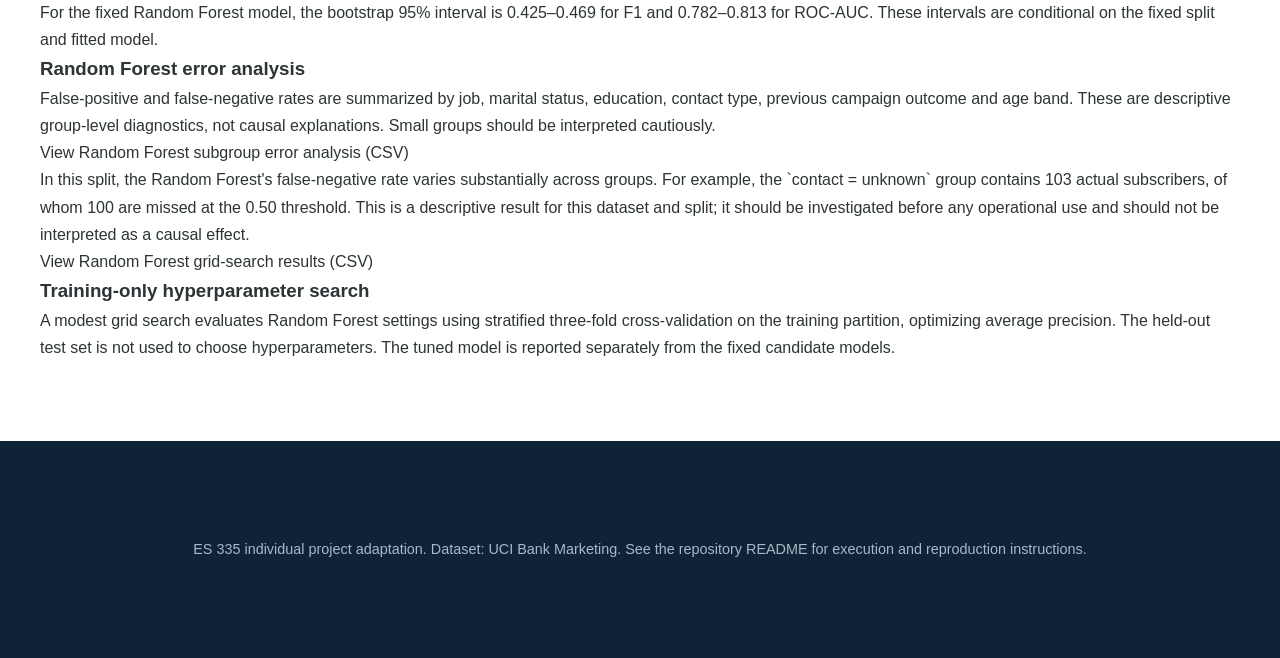
<file: docs/results.html>
<!DOCTYPE html>
<html lang="en">
<head>
<meta charset="UTF-8"><meta name="viewport" content="width=device-width, initial-scale=1.0">
<title>Results & Threshold Explorer — Bank Marketing</title>
<link rel="icon" href="data:image/svg+xml,<svg xmlns='http://www.w3.org/2000/svg' viewBox='0 0 100 100'><text y='.9em' font-size='90'>🏦</text></svg>">
<link rel="stylesheet" href="css/style.css">
<link rel="stylesheet" href="https://cdnjs.cloudflare.com/ajax/libs/font-awesome/6.4.0/css/all.min.css">
<style>
.results-intro{max-width:900px;margin:0 auto 28px;line-height:1.7;color:var(--text-secondary,#555)}
.results-table-wrap{overflow-x:auto;background:#fff;border-radius:14px;padding:12px;box-shadow:0 5px 24px rgba(0,0,0,.06)}
.results-table-wrap table{width:100%;border-collapse:collapse;min-width:850px}
.results-table-wrap th,.results-table-wrap td{padding:13px 12px;text-align:center;border-bottom:1px solid #e8edf2}
.results-table-wrap th{background:#f3f6fa;color:#263449;font-size:.88rem}
.results-table-wrap td:first-child,.results-table-wrap th:first-child{text-align:left;font-weight:600}
.results-table-wrap tr:first-child{background:#f7f9fc}
.method-note{font-size:.92rem;line-height:1.65;color:#596579;margin-top:14px}
.explorer{max-width:1000px;margin:0 auto;background:#fff;border-radius:18px;padding:28px;box-shadow:0 8px 30px rgba(0,0,0,.08)}
.explorer-controls{display:grid;grid-template-columns:1fr 1fr;gap:22px;align-items:end}
.explorer label{display:block;font-weight:650;margin-bottom:9px;color:#25344a}
.explorer select{width:100%;padding:12px;border:1px solid #ccd5e0;border-radius:9px;background:#fff;font-size:1rem}
.explorer input[type=range]{width:100%;accent-color:#2563eb}
.threshold-value{font-weight:750;color:#2563eb;font-size:1.2rem}
.metric-grid{display:grid;grid-template-columns:repeat(4,1fr);gap:12px;margin:24px 0}
.metric-box{background:#f3f6fa;padding:17px;border-radius:12px;text-align:center}
.metric-box strong{display:block;font-size:1.55rem;color:#1d3557;margin-bottom:5px}
.metric-box span{font-size:.83rem;color:#5d6b7e}
.confusion{display:grid;grid-template-columns:1fr 1fr;gap:10px;max-width:540px;margin:12px auto}
.cm-cell{padding:18px 10px;border-radius:10px;text-align:center;background:#eef3f8}
.cm-cell strong{display:block;font-size:1.5rem;color:#1e3553}
.cm-cell span{font-size:.85rem;color:#536276}
.explorer-note{font-size:.88rem;line-height:1.6;color:#667085;margin-top:18px}
.status-msg{padding:14px;background:#fff4e5;border-radius:9px;color:#7a4b00}
@media(max-width:700px){.explorer-controls{grid-template-columns:1fr}.metric-grid{grid-template-columns:repeat(2,1fr)}.explorer{padding:18px}}
</style>
</head>
<body>
<nav class="navbar"><div class="nav-container">
<a href="index.html" class="nav-logo">🏦 Bank <span>Marketing</span></a>
<div class="hamburger" onclick="toggleMenu()"><span></span><span></span><span></span></div>
<ul class="nav-links" id="navLinks">
<li><a href="index.html">Home</a></li><li><a href="roadmap.html">Roadmap</a></li><li><a href="dataset.html">Dataset</a></li><li><a href="eda.html">EDA</a></li><li><a href="preprocessing.html">Preprocessing</a></li>
<li class="dropdown"><a href="#">Models ▾</a><ul class="dropdown-menu"><li><a href="logistic.html">Logistic Regression</a></li><li><a href="decision_tree.html">Decision Tree</a></li><li><a href="random_forest.html">Random Forest</a></li><li><a href="xgboost.html">XGBoost</a></li></ul></li>
<li><a href="results.html" class="active">Results</a></li><li><a href="conclusion.html">Conclusion</a></li><li><a href="team.html">Project Info</a></li></ul></div></nav>
<section class="page-hero"><div class="hero-content"><div class="hero-badge">Verified test-set comparison</div><h1>Model <span>Results</span></h1><p>Comparing a majority baseline with four classifiers</p></div></section>
<section class="section"><div class="container">
<div class="section-header"><h2>Overall comparison</h2><p>All models evaluated on the same stratified held-out test set</p><div class="section-line"></div></div>
<p class="results-intro">The positive class is a term-deposit subscription (yes). Because subscriptions are the minority class, accuracy alone is not sufficient. The majority baseline predicts “no” for every customer; it provides a reference for interpreting the classifiers. Precision, recall, F1, ROC-AUC and average precision provide complementary views of performance.</p>
<div class="results-table-wrap"><table><thead><tr><th>Model</th><th>Accuracy</th><th>Balanced acc.</th><th>Precision</th><th>Recall</th><th>F1</th><th>ROC-AUC</th><th>Avg. precision</th></tr></thead><tbody><tr><td>Majority baseline</td><td>0.883</td><td>0.500</td><td>0.000</td><td>0.000</td><td>0.000</td><td>0.500</td><td>0.117</td></tr><tr><td><a href="logistic.html" class="model-link">Logistic Regression</a></td><td>0.755</td><td>0.698</td><td>0.267</td><td>0.624</td><td>0.374</td><td>0.772</td><td>0.409</td></tr><tr><td><a href="decision_tree.html" class="model-link">Decision Tree</a></td><td>0.736</td><td>0.667</td><td>0.239</td><td>0.576</td><td>0.338</td><td>0.717</td><td>0.341</td></tr><tr><td><a href="random_forest.html" class="model-link">Random Forest</a></td><td>0.825</td><td>0.730</td><td>0.355</td><td>0.606</td><td>0.448</td><td>0.798</td><td>0.438</td></tr><tr><td><a href="xgboost.html" class="model-link">XGBoost</a></td><td>0.894</td><td>0.573</td><td>0.718</td><td>0.154</td><td>0.254</td><td>0.781</td><td>0.427</td></tr><tr><td>Tuned Random Forest</td><td>0.844</td><td>0.726</td><td>0.388</td><td>0.572</td><td>0.462</td><td>0.801</td><td>0.448</td></tr></tbody></table></div>
<p class="method-note"><strong>Evaluation protocol:</strong> stratified 80:20 train/test split (random state 42); three-fold stratified cross-validation on the training partition only. Preprocessing is fitted within each training fold. The final test set is held out for reporting. The “duration” feature is excluded because it is only known after a call, whereas this project studies pre-contact targeting.</p>
</div></section>
<section class="section section-alt"><div class="container">
<div class="section-header"><h2>Interactive threshold explorer</h2><p>Explore how the decision threshold changes classification errors</p><div class="section-line"></div></div>
<div class="explorer" id="thresholdExplorer">
<div class="explorer-controls"><div><label for="modelSelect">Choose a model</label><select id="modelSelect"><option>Logistic Regression</option><option>Decision Tree</option><option selected>Random Forest</option><option>XGBoost</option></select></div>
<div><label for="thresholdSlider">Classification threshold: <span class="threshold-value" id="thresholdValue">0.50</span></label><input id="thresholdSlider" type="range" min="0.05" max="0.95" step="0.01" value="0.50"></div></div>
<div class="metric-grid"><div class="metric-box"><strong id="precisionValue">—</strong><span>Precision</span></div><div class="metric-box"><strong id="recallValue">—</strong><span>Recall</span></div><div class="metric-box"><strong id="f1Value">—</strong><span>F1-score</span></div><div class="metric-box"><strong id="accuracyValue">—</strong><span>Accuracy</span></div></div>
<h3 style="text-align:center;margin:20px 0 8px">Confusion matrix</h3><div class="confusion"><div class="cm-cell"><strong id="tnValue">—</strong><span>True negatives</span></div><div class="cm-cell"><strong id="fpValue">—</strong><span>False positives</span></div><div class="cm-cell"><strong id="fnValue">—</strong><span>False negatives</span></div><div class="cm-cell"><strong id="tpValue">—</strong><span>True positives</span></div></div>
<p class="explorer-note">A lower threshold generally classifies more customers as likely subscribers. This can increase recall while also increasing false positives and reducing precision. Values are recalculated from saved out-of-fold (OOF) training probabilities; they are not live model predictions and do not use the held-out test set. The slider does not retrain or tune the model.</p>
<div id="explorerStatus" class="status-msg" role="status"><p class="updated-analysis-note"><strong>Out-of-fold threshold sensitivity analysis:</strong> this interactive view uses predictions generated for training observations by models that did not train on those observations. It illustrates the precision–recall trade-off without using the held-out test set for threshold exploration.</p>Loading saved out-of-fold training predictions…</div>
</div></div></section>
<section class="section"><div class="container"><div class="section-header"><h2>Interpretation</h2><p>What the comparison does—and does not—show</p><div class="section-line"></div></div>
<div class="results-intro"><p>The majority baseline achieves high accuracy because most observations belong to the non-subscriber class, but it has zero recall for subscribers. XGBoost has the highest accuracy in this particular test run, while Random Forest has the highest F1-score among the candidate models. This illustrates why the preferred model depends on the cost of different classification errors.</p><p>These results describe one held-out split of this dataset. They do not establish that the models will perform similarly in a different bank, campaign, time period or customer population. Predictive associations should not be interpreted as causal effects.</p></div>
</div></section>
<section class="section section-alt"><div class="container">
<div class="section-header"><h2>Additional evaluation checks</h2><p>Uncertainty, threshold exploration and descriptive error patterns</p><div class="section-line"></div></div>
<div class="content-card">
<h3>Threshold sensitivity using out-of-fold predictions</h3>
<p>The threshold explorer uses out-of-fold predictions generated on the training partition. Each training observation receives a prediction from a model that did not train on that observation. This makes the threshold exploration separate from the final held-out test evaluation. The explorer is a sensitivity tool; any threshold choice should be justified by the campaign's decision costs and fixed before final test reporting.</p>
<h3>Bootstrap uncertainty intervals</h3>
<p>The project reports percentile 95% bootstrap intervals for accuracy, precision, recall, F1-score and ROC-AUC on the held-out test set. These intervals describe sampling uncertainty conditional on the chosen split and fitted models; they do not capture variation across different train/test splits or all sources of model-selection uncertainty.</p>
<p><a href="data/test_metric_bootstrap_ci.csv" target="_blank">View test-metric bootstrap intervals (CSV)</a></p>
<p>For the fixed Random Forest model, the bootstrap 95% interval is 0.425–0.469 for F1 and 0.782–0.813 for ROC-AUC. These intervals are conditional on the fixed split and fitted model.</p>
<h3>Random Forest error analysis</h3>
<p>False-positive and false-negative rates are summarized by job, marital status, education, contact type, previous campaign outcome and age band. These are descriptive group-level diagnostics, not causal explanations. Small groups should be interpreted cautiously.</p>
<p><a href="data/random_forest_error_by_group.csv" target="_blank">View Random Forest subgroup error analysis (CSV)</a></p>
<p>In this split, the Random Forest's false-negative rate varies substantially across groups. For example, the `contact = unknown` group contains 103 actual subscribers, of whom 100 are missed at the 0.50 threshold. This is a descriptive result for this dataset and split; it should be investigated before any operational use and should not be interpreted as a causal effect.</p>
<p><a href="data/random_forest_grid_search.csv" target="_blank">View Random Forest grid-search results (CSV)</a></p>
<h3>Training-only hyperparameter search</h3>
<p>A modest grid search evaluates Random Forest settings using stratified three-fold cross-validation on the training partition, optimizing average precision. The held-out test set is not used to choose hyperparameters. The tuned model is reported separately from the fixed candidate models.</p>
</div></div></section>
<footer><div class="container"><p>ES 335 individual project adaptation. Dataset: UCI Bank Marketing. See the repository README for execution and reproduction instructions.</p></div></footer>
<script src="js/main.js"></script><script src="js/threshold-explorer.js"></script>
</body></html>
</file>
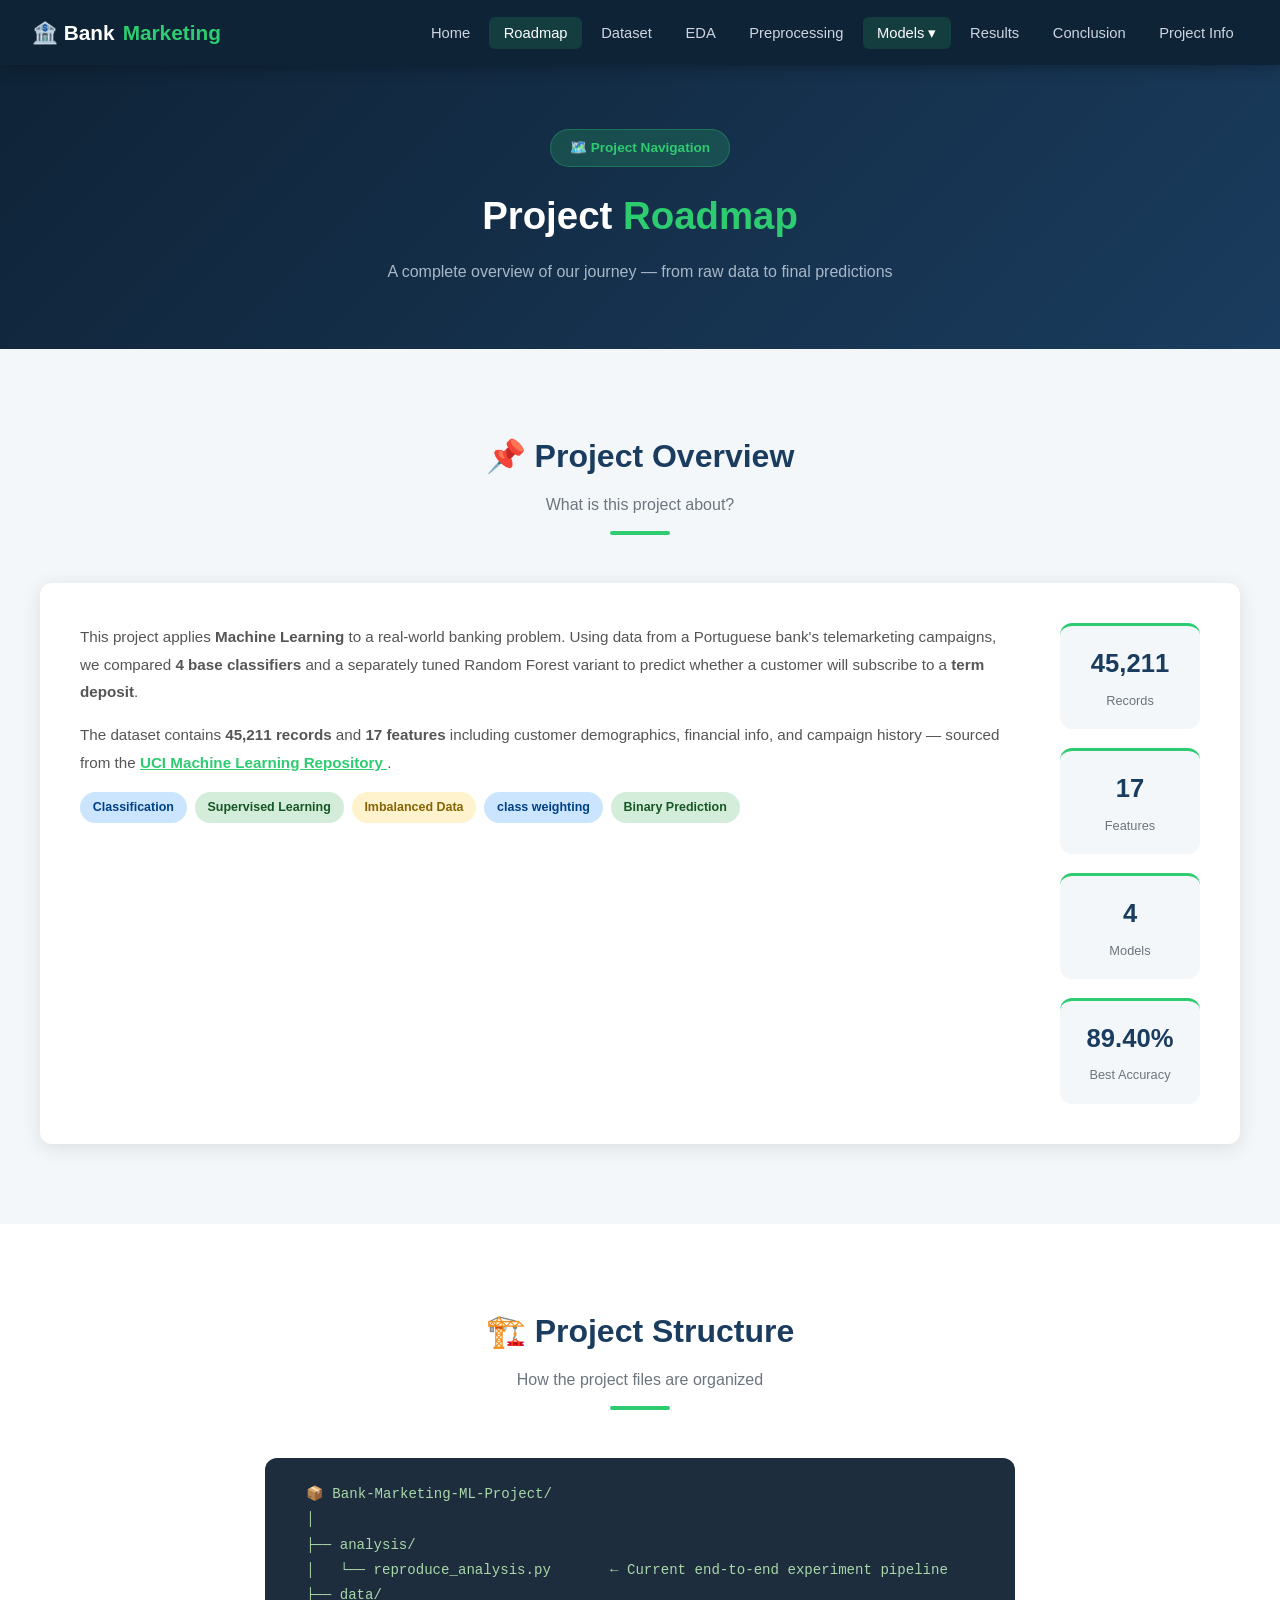
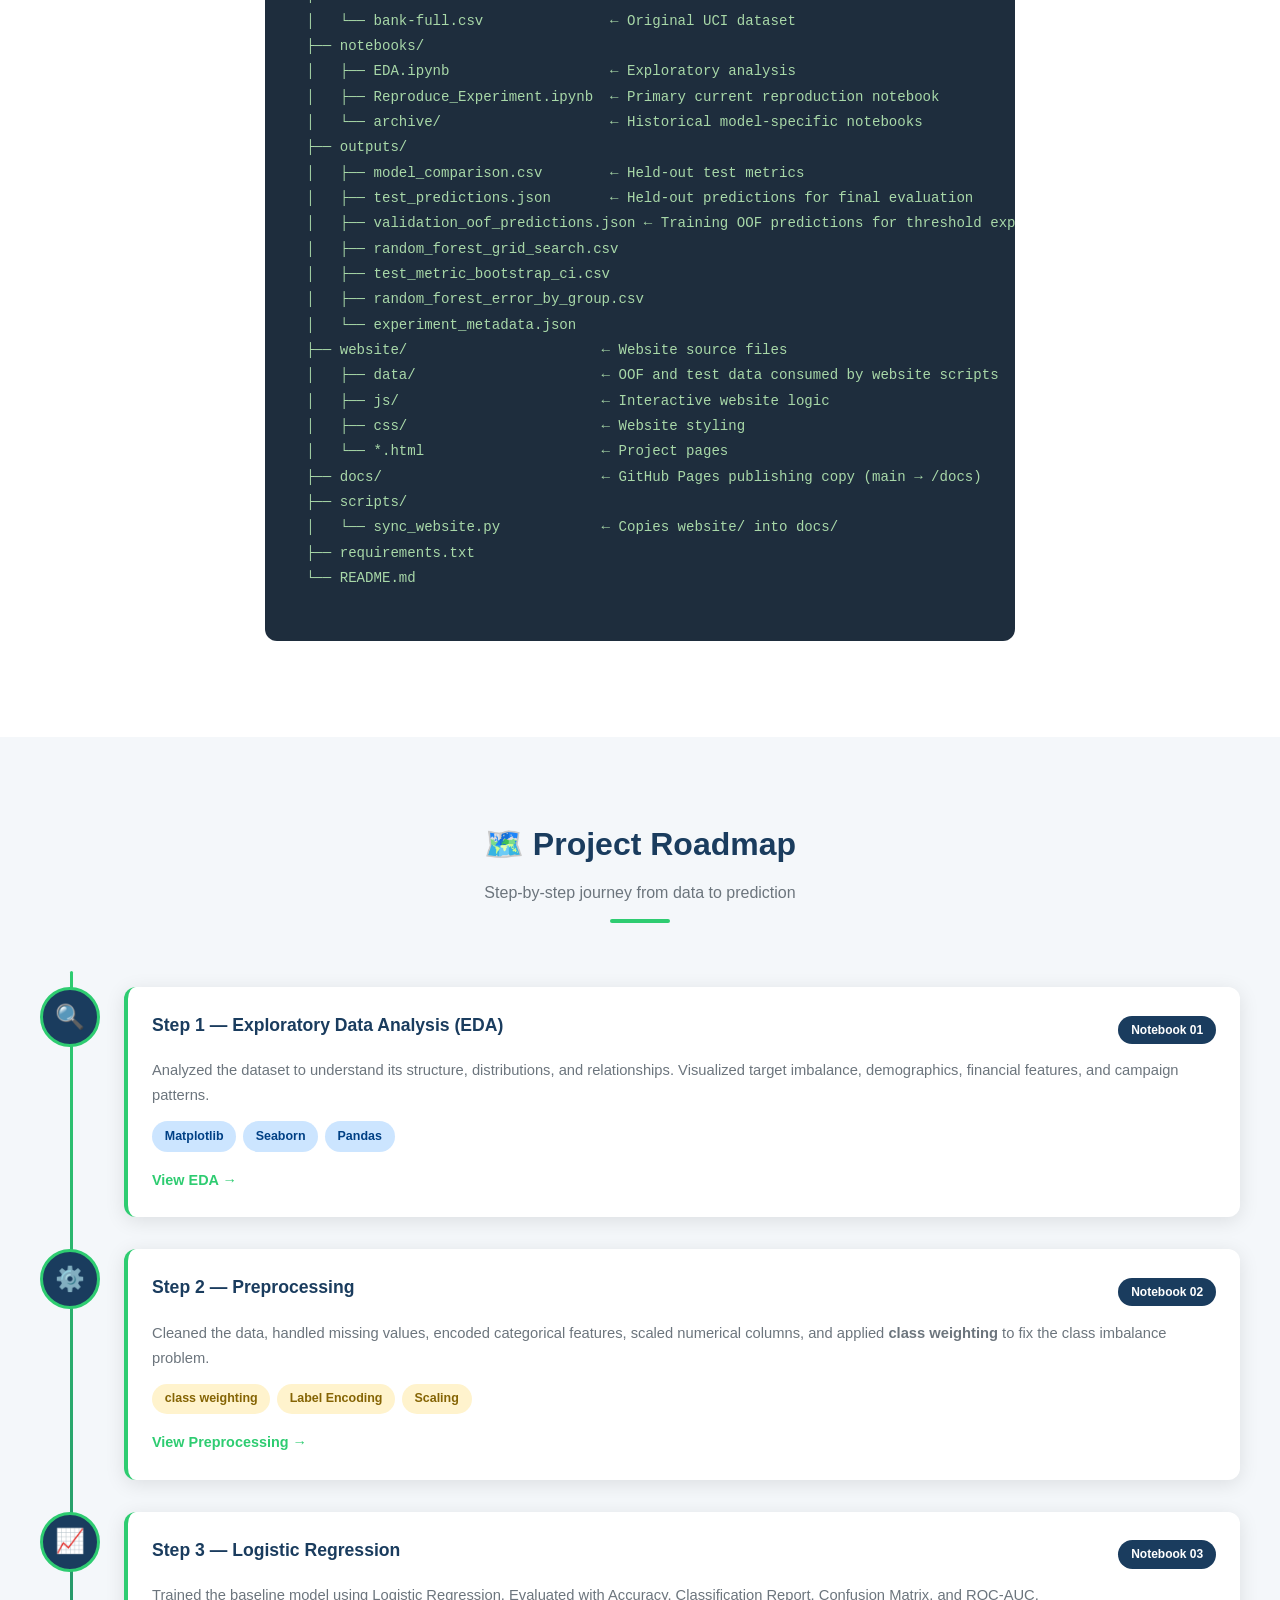
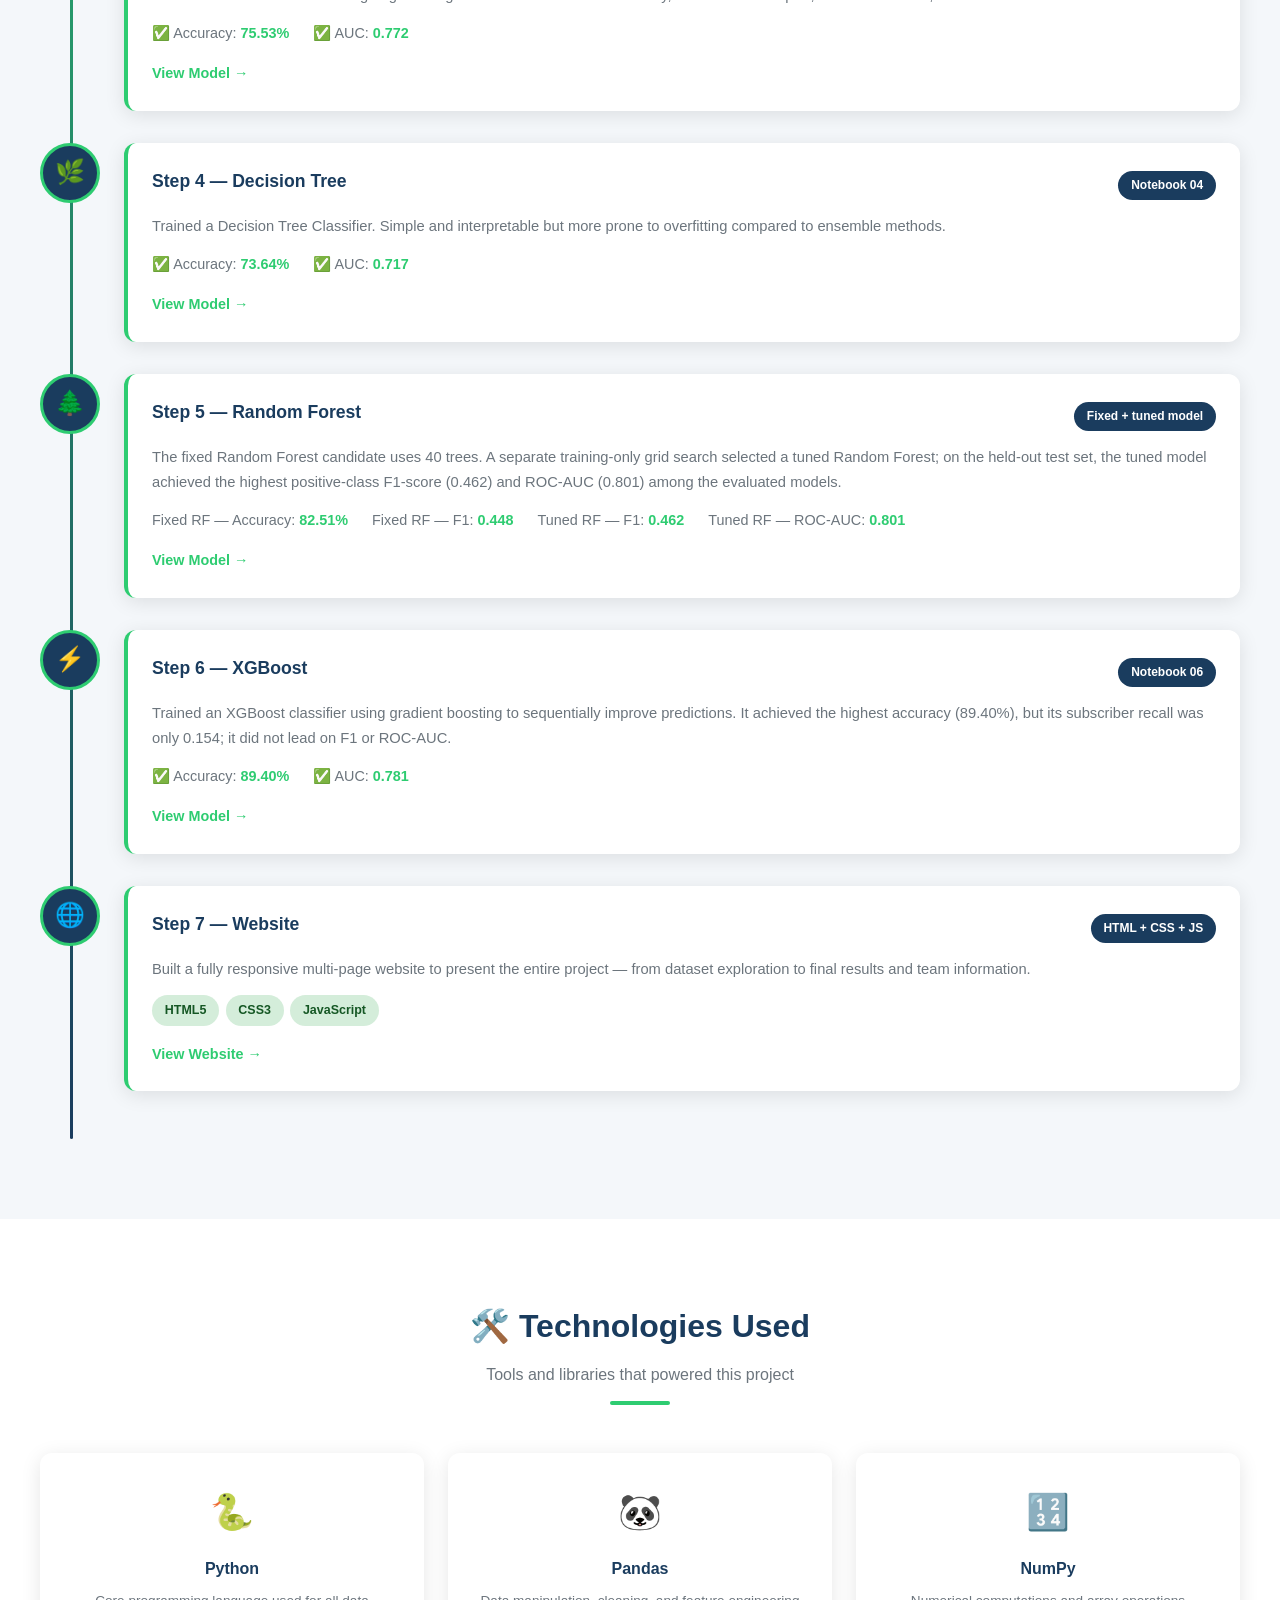
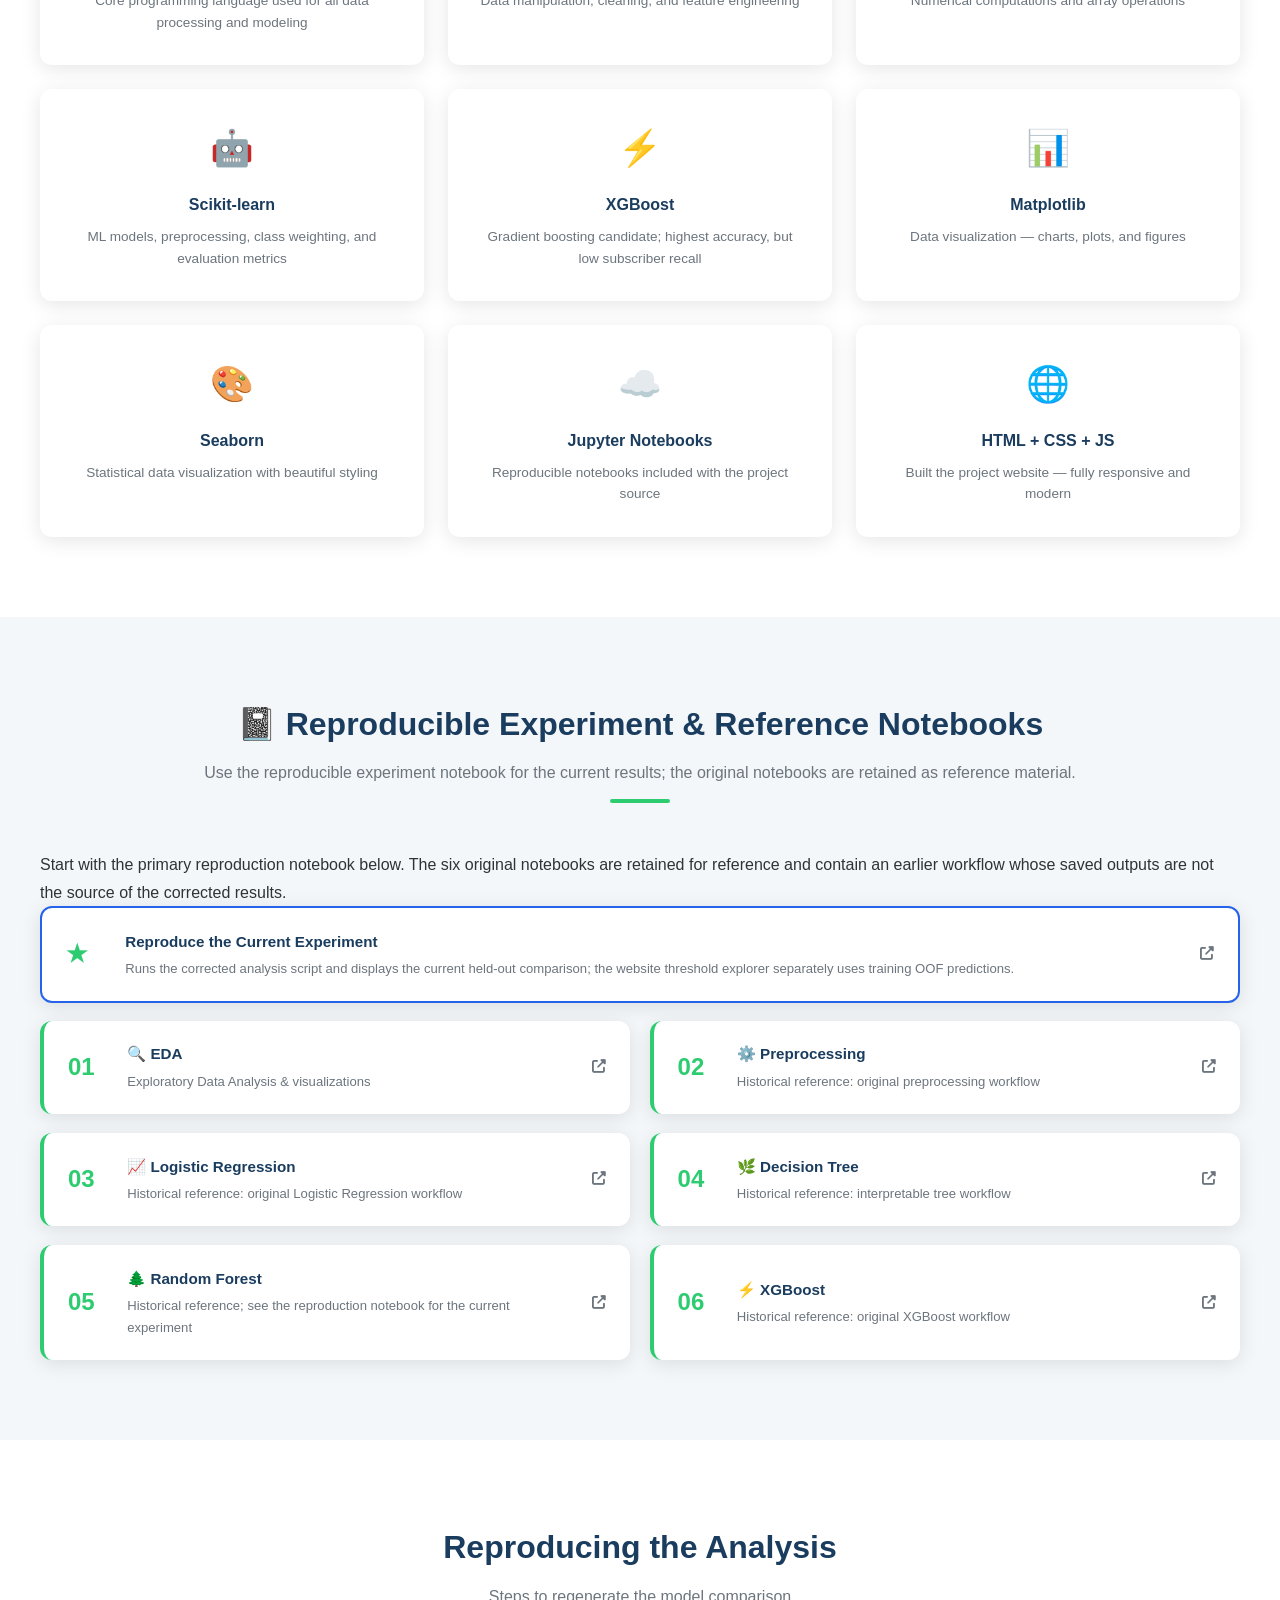
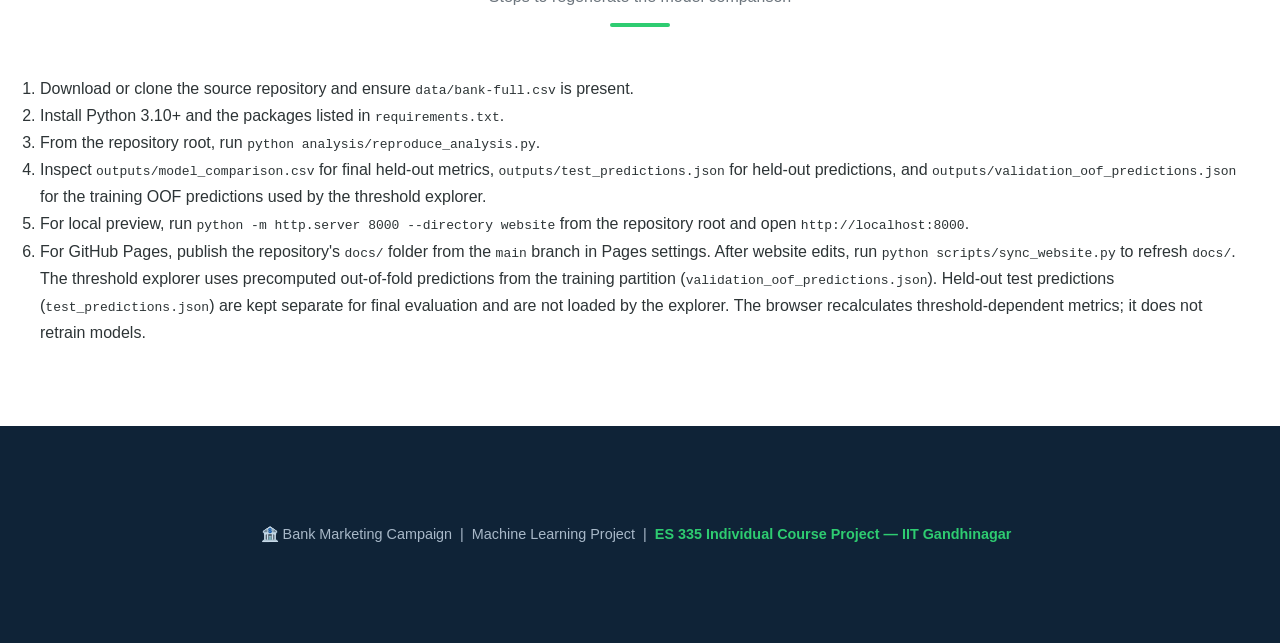
<file: docs/roadmap.html>
<!DOCTYPE html>
<html lang="en">
<head>
  <meta charset="UTF-8" />
  <meta name="viewport" content="width=device-width, initial-scale=1.0"/>
  <title>Roadmap — Bank Marketing Campaign</title>
    <link rel="icon" href="data:image/svg+xml,
    <svg xmlns='http://www.w3.org/2000/svg' 
    viewBox='0 0 100 100'>
    <text y='.9em' font-size='90'>🏦</text>
    </svg>"/>
  <!-- ============================================
       Main Stylesheet
       ============================================ -->
  <link rel="stylesheet" href="css/style.css" />
  <!-- Font Awesome -->
  <link rel="stylesheet" href="https://cdnjs.cloudflare.com/ajax/libs/font-awesome/6.4.0/css/all.min.css"/>
<style>
.updated-analysis-note{background:#eef6ff;border-left:4px solid #2563eb;padding:16px 18px;margin:18px 0;border-radius:8px;line-height:1.55}
.updated-analysis-note strong{color:#173b70}
.updated-metrics-table{width:100%;border-collapse:collapse;margin:18px 0}
.updated-metrics-table th,.updated-metrics-table td{padding:10px;border-bottom:1px solid #dbe3ee;text-align:center}
.updated-metrics-table th:first-child,.updated-metrics-table td:first-child{text-align:left}
</style>
</head>
<body>

  <!-- ============================================
       NAVBAR
       ============================================ -->
  <nav class="navbar">
    <div class="nav-container">
      <a href="index.html" class="nav-logo">🏦 Bank <span>Marketing</span></a>
      <div class="hamburger" onclick="toggleMenu()">
        <span></span><span></span><span></span>
      </div>
      <ul class="nav-links" id="navLinks">
        <li><a href="index.html">Home</a></li>
        <li><a href="roadmap.html" class="active">Roadmap</a></li>
        <li><a href="dataset.html">Dataset</a></li>
        <li><a href="eda.html">EDA</a></li>
        <li><a href="preprocessing.html">Preprocessing</a></li>
        <li class="dropdown">
          <a href="#">Models ▾</a>
          <ul class="dropdown-menu">
            <li><a href="logistic.html">📈 Logistic Regression</a></li>
            <li><a href="decision_tree.html">🌿 Decision Tree</a></li>
            <li><a href="random_forest.html">🌲 Random Forest</a></li>
            <li><a href="xgboost.html">⚡ XGBoost</a></li>
          </ul>
        </li>
        <li><a href="results.html">Results</a></li>
        <li><a href="conclusion.html">Conclusion</a></li>
        <li><a href="team.html">Project Info</a></li>
      </ul>
    </div>
  </nav>
  <!-- END NAVBAR -->


  <!-- ============================================
       PAGE HERO
       ============================================ -->
  <section class="page-hero">
    <div class="hero-content">
      <div class="hero-badge">🗺️ Project Navigation</div>
      <h1>Project <span>Roadmap</span></h1>
      <p>A complete overview of our journey — from raw data to final predictions</p>
    </div>
  </section>
  <!-- END PAGE HERO -->


  <!-- ============================================
       SECTION 1 — Project Overview
       ============================================ -->
  <section class="section">
    <div class="container">

      <div class="section-header">
        <h2>📌 Project Overview</h2>
        <p>What is this project about?</p>
        <div class="section-line"></div>
      </div>

      <div class="overview-box">
        <div class="overview-text">
          <p>
            This project applies <strong>Machine Learning</strong> to a real-world
            banking problem. Using data from a Portuguese bank's telemarketing
            campaigns, we compared <strong>4 base classifiers</strong> and a
            separately tuned Random Forest variant to predict whether a customer will subscribe to a
            <strong>term deposit</strong>.
          </p>
          <p>
            The dataset contains <strong>45,211 records</strong> and
            <strong>17 features</strong> including customer demographics,
            financial info, and campaign history — sourced from the
            <a href="https://archive.ics.uci.edu/dataset/222/bank+marketing"
               target="_blank" class="text-link">
              UCI Machine Learning Repository
            </a>.
          </p>
          <div class="overview-tags">
            <span class="badge badge-blue">Classification</span>
            <span class="badge badge-green">Supervised Learning</span>
            <span class="badge badge-orange">Imbalanced Data</span>
            <span class="badge badge-blue">class weighting</span>
            <span class="badge badge-green">Binary Prediction</span>
          </div>
        </div>
        <div class="overview-stats">
          <div class="ov-stat">
            <span class="ov-val">45,211</span>
            <span class="ov-lab">Records</span>
          </div>
          <div class="ov-stat">
            <span class="ov-val">17</span>
            <span class="ov-lab">Features</span>
          </div>
          <div class="ov-stat">
            <span class="ov-val">4</span>
            <span class="ov-lab">Models</span>
          </div>
          <div class="ov-stat">
            <span class="ov-val">89.40%</span>
            <span class="ov-lab">Best Accuracy</span>
          </div>
        </div>
      </div>

    </div>
  </section>
  <!-- END OVERVIEW -->


  <!-- ============================================
       SECTION 2 — Project Structure
       ============================================ -->
  <section class="section section-alt">
    <div class="container">

      <div class="section-header">
        <h2>🏗️ Project Structure</h2>
        <p>How the project files are organized</p>
        <div class="section-line"></div>
      </div>

      <div class="structure-wrapper">
        <div class="code-block">
          <pre>
  📦 Bank-Marketing-ML-Project/
  │
  ├── analysis/
  │   └── reproduce_analysis.py       ← Current end-to-end experiment pipeline
  ├── data/
  │   └── bank-full.csv               ← Original UCI dataset
  ├── notebooks/
  │   ├── EDA.ipynb                   ← Exploratory analysis
  │   ├── Reproduce_Experiment.ipynb  ← Primary current reproduction notebook
  │   └── archive/                    ← Historical model-specific notebooks
  ├── outputs/
  │   ├── model_comparison.csv        ← Held-out test metrics
  │   ├── test_predictions.json       ← Held-out predictions for final evaluation
  │   ├── validation_oof_predictions.json ← Training OOF predictions for threshold explorer
  │   ├── random_forest_grid_search.csv
  │   ├── test_metric_bootstrap_ci.csv
  │   ├── random_forest_error_by_group.csv
  │   └── experiment_metadata.json
  ├── website/                       ← Website source files
  │   ├── data/                      ← OOF and test data consumed by website scripts
  │   ├── js/                        ← Interactive website logic
  │   ├── css/                       ← Website styling
  │   └── *.html                     ← Project pages
  ├── docs/                          ← GitHub Pages publishing copy (main → /docs)
  ├── scripts/
  │   └── sync_website.py            ← Copies website/ into docs/
  ├── requirements.txt
  └── README.md
          </pre>
        </div>
      </div>

    </div>
  </section>
  <!-- END STRUCTURE -->


  <!-- ============================================
       SECTION 3 — Project Roadmap (Timeline)
       ============================================ -->
  <section class="section">
    <div class="container">

      <div class="section-header">
        <h2>🗺️ Project Roadmap</h2>
        <p>Step-by-step journey from data to prediction</p>
        <div class="section-line"></div>
      </div>

      <div class="timeline">

        <!-- Step 1 -->
        <div class="timeline-item">
          <div class="timeline-icon">🔍</div>
          <div class="timeline-content">
            <div class="tl-header">
              <h3>Step 1 — Exploratory Data Analysis (EDA)</h3>
              <span class="tl-badge">Notebook 01</span>
            </div>
            <p>
              Analyzed the dataset to understand its structure, distributions,
              and relationships. Visualized target imbalance, demographics,
              financial features, and campaign patterns.
            </p>
            <div class="tl-tags">
              <span class="badge badge-blue">Matplotlib</span>
              <span class="badge badge-blue">Seaborn</span>
              <span class="badge badge-blue">Pandas</span>
            </div>
            <a href="eda.html" class="tl-link">View EDA →</a>
          </div>
        </div>

        <!-- Step 2 -->
        <div class="timeline-item">
          <div class="timeline-icon">⚙️</div>
          <div class="timeline-content">
            <div class="tl-header">
              <h3>Step 2 — Preprocessing</h3>
              <span class="tl-badge">Notebook 02</span>
            </div>
            <p>
              Cleaned the data, handled missing values, encoded categorical
              features, scaled numerical columns, and applied
              <strong>class weighting</strong> to fix the class imbalance problem.
            </p>
            <div class="tl-tags">
              <span class="badge badge-orange">class weighting</span>
              <span class="badge badge-orange">Label Encoding</span>
              <span class="badge badge-orange">Scaling</span>
            </div>
            <a href="preprocessing.html" class="tl-link">View Preprocessing →</a>
          </div>
        </div>

        <!-- Step 3 -->
        <div class="timeline-item">
          <div class="timeline-icon">📈</div>
          <div class="timeline-content">
            <div class="tl-header">
              <h3>Step 3 — Logistic Regression</h3>
              <span class="tl-badge">Notebook 03</span>
            </div>
            <p>
              Trained the baseline model using Logistic Regression.
              Evaluated with Accuracy, Classification Report, Confusion Matrix,
              and ROC-AUC.
            </p>
            <div class="tl-results">
              <span>✅ Accuracy: <strong>75.53%</strong></span>
              <span>✅ AUC: <strong>0.772</strong></span>
            </div>
            <a href="logistic.html" class="tl-link">View Model →</a>
          </div>
        </div>

        <!-- Step 4 -->
        <div class="timeline-item">
          <div class="timeline-icon">🌿</div>
          <div class="timeline-content">
            <div class="tl-header">
              <h3>Step 4 — Decision Tree</h3>
              <span class="tl-badge">Notebook 04</span>
            </div>
            <p>
              Trained a Decision Tree Classifier. Simple and interpretable
              but more prone to overfitting compared to ensemble methods.
            </p>
            <div class="tl-results">
              <span>✅ Accuracy: <strong>73.64%</strong></span>
              <span>✅ AUC: <strong>0.717</strong></span>
            </div>
            <a href="decision_tree.html" class="tl-link">View Model →</a>
          </div>
        </div>

        <!-- Step 5 -->
        <div class="timeline-item">
          <div class="timeline-icon">🌲</div>
          <div class="timeline-content">
            <div class="tl-header">
              <h3>Step 5 — Random Forest</h3>
              <span class="tl-badge">Fixed + tuned model</span>
            </div>
            <p>
              The fixed Random Forest candidate uses 40 trees. A separate
              training-only grid search selected a tuned Random Forest; on the
              held-out test set, the tuned model achieved the highest positive-class
              F1-score (0.462) and ROC-AUC (0.801) among the evaluated models.
            </p>
            <div class="tl-results">
              <span>Fixed RF — Accuracy: <strong>82.51%</strong></span>
              <span>Fixed RF — F1: <strong>0.448</strong></span>
              <span>Tuned RF — F1: <strong>0.462</strong></span>
              <span>Tuned RF — ROC-AUC: <strong>0.801</strong></span>
            </div>
            <a href="random_forest.html" class="tl-link">View Model →</a>
          </div>
        </div>

        <!-- Step 6 -->
        <div class="timeline-item">
          <div class="timeline-icon">⚡</div>
          <div class="timeline-content">
            <div class="tl-header">
              <h3>Step 6 — XGBoost</h3>
              <span class="tl-badge">Notebook 06</span>
            </div>
            <p>
              Trained an XGBoost classifier using gradient boosting to
              sequentially improve predictions. It achieved the highest
              accuracy (89.40%), but its subscriber recall was only 0.154;
              it did not lead on F1 or ROC-AUC.
            </p>
            <div class="tl-results">
              <span>✅ Accuracy: <strong>89.40%</strong></span>
              <span>✅ AUC: <strong>0.781</strong></span>
            </div>
            <a href="xgboost.html" class="tl-link">View Model →</a>
          </div>
        </div>

        <!-- Step 7 -->
        <div class="timeline-item">
          <div class="timeline-icon">🌐</div>
          <div class="timeline-content">
            <div class="tl-header">
              <h3>Step 7 — Website</h3>
              <span class="tl-badge">HTML + CSS + JS</span>
            </div>
            <p>
              Built a fully responsive multi-page website to present the
              entire project — from dataset exploration to final results
              and team information.
            </p>
            <div class="tl-tags">
              <span class="badge badge-green">HTML5</span>
              <span class="badge badge-green">CSS3</span>
              <span class="badge badge-green">JavaScript</span>
            </div>
            <a href="index.html" class="tl-link">View Website →</a>
          </div>
        </div>

      </div>
    </div>
  </section>
  <!-- END ROADMAP TIMELINE -->


  <!-- ============================================
       SECTION 4 — Technologies Used
       ============================================ -->
  <section class="section section-alt">
    <div class="container">

      <div class="section-header">
        <h2>🛠️ Technologies Used</h2>
        <p>Tools and libraries that powered this project</p>
        <div class="section-line"></div>
      </div>

      <div class="tech-grid">

        <!-- Python -->
        <div class="tech-card">
          <div class="tech-icon">🐍</div>
          <h4>Python</h4>
          <p>Core programming language used for all data processing and modeling</p>
        </div>

        <!-- Pandas -->
        <div class="tech-card">
          <div class="tech-icon">🐼</div>
          <h4>Pandas</h4>
          <p>Data manipulation, cleaning, and feature engineering</p>
        </div>

        <!-- NumPy -->
        <div class="tech-card">
          <div class="tech-icon">🔢</div>
          <h4>NumPy</h4>
          <p>Numerical computations and array operations</p>
        </div>

        <!-- Scikit-learn -->
        <div class="tech-card">
          <div class="tech-icon">🤖</div>
          <h4>Scikit-learn</h4>
          <p>ML models, preprocessing, class weighting, and evaluation metrics</p>
        </div>

        <!-- XGBoost -->
        <div class="tech-card">
          <div class="tech-icon">⚡</div>
          <h4>XGBoost</h4>
          <p>Gradient boosting candidate; highest accuracy, but low subscriber recall</p>
        </div>

        <!-- Matplotlib -->
        <div class="tech-card">
          <div class="tech-icon">📊</div>
          <h4>Matplotlib</h4>
          <p>Data visualization — charts, plots, and figures</p>
        </div>

        <!-- Seaborn -->
        <div class="tech-card">
          <div class="tech-icon">🎨</div>
          <h4>Seaborn</h4>
          <p>Statistical data visualization with beautiful styling</p>
        </div>

        <!-- Jupyter Notebooks -->
        <div class="tech-card">
          <div class="tech-icon">☁️</div>
          <h4>Jupyter Notebooks</h4>
          <p>Reproducible notebooks included with the project source</p>
        </div>

        <!-- HTML + CSS + JS -->
        <div class="tech-card">
          <div class="tech-icon">🌐</div>
          <h4>HTML + CSS + JS</h4>
          <p>Built the project website — fully responsive and modern</p>
        </div>

      </div>

    </div>
  </section>
  <!-- END TECHNOLOGIES -->


  <!-- ============================================
       PROJECT NOTEBOOKS SECTION
       ============================================ -->
  <section class="section">
    <div class="container">

      <div class="section-header">
        <h2>📓 Reproducible Experiment & Reference Notebooks</h2>
        <p>Use the reproducible experiment notebook for the current results; the original notebooks are retained as reference material.</p>
        <div class="section-line"></div>
      </div>

      <p class="section-description">Start with the primary reproduction notebook below. The six original notebooks are retained for reference and contain an earlier workflow whose saved outputs are not the source of the corrected results.</p>
      <a href="notebooks/Reproduce_Experiment.ipynb" target="_blank" class="colab-card" style="margin-bottom:18px;border:2px solid #2563eb;">
        <span class="colab-num">★</span>
        <div class="colab-info">
          <h4>Reproduce the Current Experiment</h4>
          <p>Runs the corrected analysis script and displays the current held-out comparison; the website threshold explorer separately uses training OOF predictions.</p>
        </div>
        <i class="fas fa-external-link-alt"></i>
      </a>
      <div class="colab-grid">


        <a href="notebooks/EDA.ipynb"
           target="_blank" class="colab-card">
          <span class="colab-num">01</span>
          <div class="colab-info">
            <h4>🔍 EDA</h4>
            <p>Exploratory Data Analysis & visualizations</p>
          </div>
          <i class="fas fa-external-link-alt"></i>
        </a>

        <a href="notebooks/archive/Preprocessing.ipynb"
           target="_blank" class="colab-card">
          <span class="colab-num">02</span>
          <div class="colab-info">
            <h4>⚙️ Preprocessing</h4>
            <p>Historical reference: original preprocessing workflow</p>
          </div>
          <i class="fas fa-external-link-alt"></i>
        </a>

        <a href="notebooks/archive/Logistic_Regression.ipynb"
           target="_blank" class="colab-card">
          <span class="colab-num">03</span>
          <div class="colab-info">
            <h4>📈 Logistic Regression</h4>
            <p>Historical reference: original Logistic Regression workflow</p>
          </div>
          <i class="fas fa-external-link-alt"></i>
        </a>

        <a href="notebooks/archive/Decision_Tree.ipynb"
           target="_blank" class="colab-card">
          <span class="colab-num">04</span>
          <div class="colab-info">
            <h4>🌿 Decision Tree</h4>
            <p>Historical reference: interpretable tree workflow</p>
          </div>
          <i class="fas fa-external-link-alt"></i>
        </a>

        <a href="notebooks/archive/Random_Forest.ipynb"
           target="_blank" class="colab-card">
          <span class="colab-num">05</span>
          <div class="colab-info">
            <h4>🌲 Random Forest</h4>
            <p>Historical reference; see the reproduction notebook for the current experiment</p>
          </div>
          <i class="fas fa-external-link-alt"></i>
        </a>

        <a href="notebooks/archive/XGBoost.ipynb"
           target="_blank" class="colab-card">
          <span class="colab-num">06</span>
          <div class="colab-info">
            <h4>⚡ XGBoost</h4>
            <p>Historical reference: original XGBoost workflow</p>
          </div>
          <i class="fas fa-external-link-alt"></i>
        </a>

      </div>

    </div>
  </section>
  <!-- END PROJECT NOTEBOOKS -->


  <!-- ============================================
       FOOTER
       ============================================ -->
  <section class="section section-alt"><div class="container">
<div class="section-header"><h2>Reproducing the Analysis</h2><p>Steps to regenerate the model comparison</p><div class="section-line"></div></div>
<ol>
<li>Download or clone the source repository and ensure <code>data/bank-full.csv</code> is present.</li>
<li>Install Python 3.10+ and the packages listed in <code>requirements.txt</code>.</li>
<li>From the repository root, run <code>python analysis/reproduce_analysis.py</code>.</li>
<li>Inspect <code>outputs/model_comparison.csv</code> for final held-out metrics, <code>outputs/test_predictions.json</code> for held-out predictions, and <code>outputs/validation_oof_predictions.json</code> for the training OOF predictions used by the threshold explorer.</li>
<li>For local preview, run <code>python -m http.server 8000 --directory website</code> from the repository root and open <code>http://localhost:8000</code>.</li>
<li>For GitHub Pages, publish the repository's <code>docs/</code> folder from the <code>main</code> branch in Pages settings. After website edits, run <code>python scripts/sync_website.py</code> to refresh <code>docs/</code>.</li>
</ol>
<p>The threshold explorer uses precomputed out-of-fold predictions from the training partition (<code>validation_oof_predictions.json</code>). Held-out test predictions (<code>test_predictions.json</code>) are kept separate for final evaluation and are not loaded by the explorer. The browser recalculates threshold-dependent metrics; it does not retrain models.</p>
</div></section>
<footer>
    <p>
      🏦 Bank Marketing Campaign &nbsp;|&nbsp;
      Machine Learning Project &nbsp;|&nbsp;
      <span>ES 335 Individual Course Project — IIT Gandhinagar</span> &nbsp;
    </p>
  </footer>
  <!-- END FOOTER -->


  <!-- ============================================
       JAVASCRIPT
       ============================================ -->
  <!--
  <script>
    /* ----- Mobile Menu Toggle ----- */
    function toggleMenu() {
      document.getElementById('navLinks').classList.toggle('open');
    }

    /* ----- Active nav link ----- */
    document.querySelectorAll('.nav-links a').forEach(link => {
      if (link.href === window.location.href) {
        link.classList.add('active');
      }
    });

    /* ----- Timeline animation on scroll ----- */
    const observer = new IntersectionObserver((entries) => {
      entries.forEach(entry => {
        if (entry.isIntersecting) {
          entry.target.classList.add('tl-visible');
        }
      });
    }, { threshold: 0.1 });

    document.querySelectorAll('.timeline-item').forEach(item => {
      observer.observe(item);
    });
  </script>
  -->
  <script src="js/main.js"></script>

    <!-- ============================================
     Floating Repository Button (Fixed)
     ============================================ -->

</body>
</html>
</file>
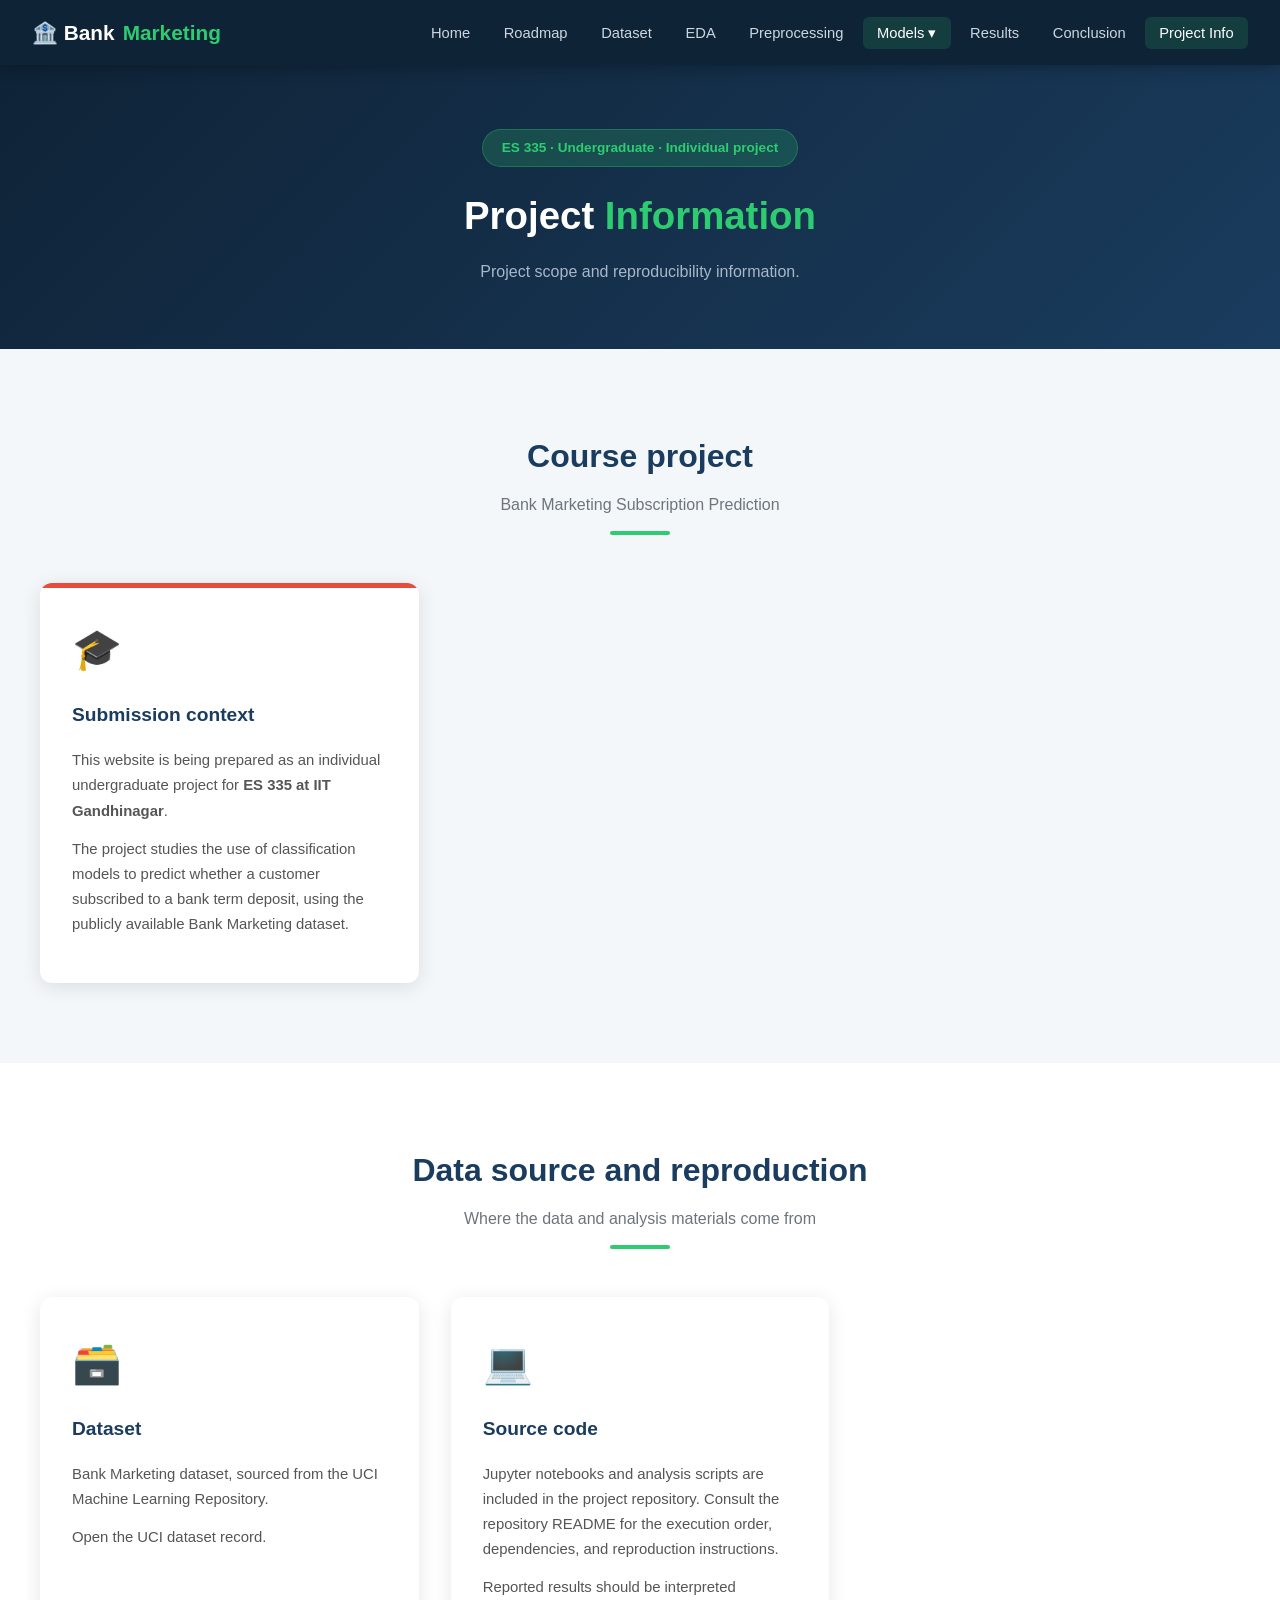
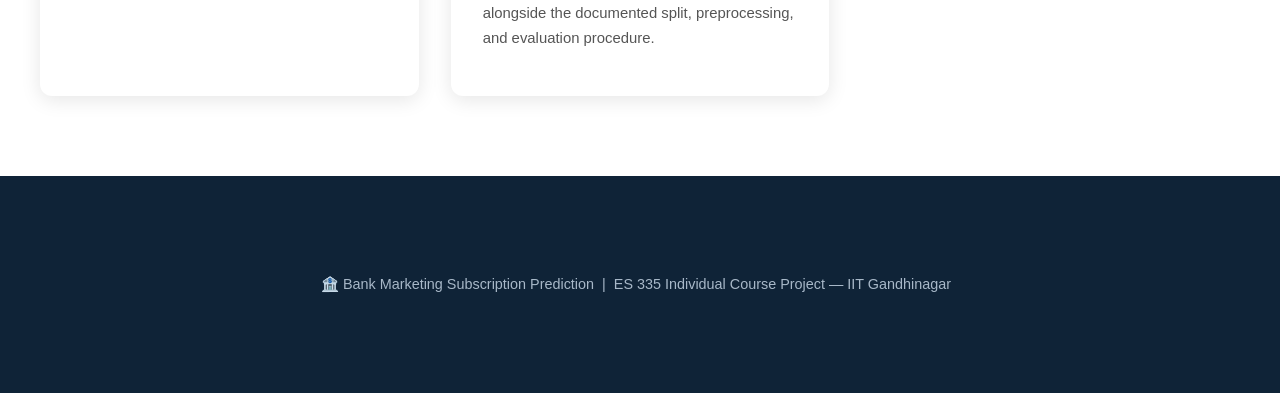
<file: docs/team.html>
<!DOCTYPE html>
<html lang="en">
<head>
  <meta charset="UTF-8" />
  <meta name="viewport" content="width=device-width, initial-scale=1.0" />
  <title>Project Information — Bank Marketing</title>
  <link rel="icon" href="data:image/svg+xml,<svg xmlns='http://www.w3.org/2000/svg' viewBox='0 0 100 100'><text y='.9em' font-size='90'>🏦</text></svg>" />
  <link rel="stylesheet" href="css/style.css" />
  <link rel="stylesheet" href="https://cdnjs.cloudflare.com/ajax/libs/font-awesome/6.4.0/css/all.min.css" />
</head>
<body>
  <nav class="navbar">
    <div class="nav-container">
      <a href="index.html" class="nav-logo">🏦 Bank <span>Marketing</span></a>
      <div class="hamburger" onclick="toggleMenu()"><span></span><span></span><span></span></div>
      <ul class="nav-links" id="navLinks">
        <li><a href="index.html">Home</a></li><li><a href="roadmap.html">Roadmap</a></li>
        <li><a href="dataset.html">Dataset</a></li><li><a href="eda.html">EDA</a></li>
        <li><a href="preprocessing.html">Preprocessing</a></li>
        <li class="dropdown"><a href="#">Models ▾</a><ul class="dropdown-menu">
          <li><a href="logistic.html">📈 Logistic Regression</a></li><li><a href="decision_tree.html">🌿 Decision Tree</a></li>
          <li><a href="random_forest.html">🌲 Random Forest</a></li><li><a href="xgboost.html">⚡ XGBoost</a></li>
        </ul></li>
        <li><a href="results.html">Results</a></li><li><a href="conclusion.html">Conclusion</a></li>
        <li><a href="team.html" class="active">Project Info</a></li>
      </ul>
    </div>
  </nav>

  <section class="page-hero"><div class="hero-content">
    <div class="hero-badge">ES 335 · Undergraduate · Individual project</div>
    <h1>Project <span>Information</span></h1>
    <p>Project scope and reproducibility information.</p>
  </div></section>

  <section class="section"><div class="container">
    <div class="section-header"><h2>Course project</h2><p>Bank Marketing Subscription Prediction</p><div class="section-line"></div></div>
    <div class="story-grid">
      <div class="story-card story-problem"><div class="story-icon">🎓</div>
        <h3>Submission context</h3>
        <p>This website is being prepared as an individual undergraduate project for <strong>ES 335 at IIT Gandhinagar</strong>.</p>
        <p>The project studies the use of classification models to predict whether a customer subscribed to a bank term deposit, using the publicly available Bank Marketing dataset.</p>
      </div>
    </div>
  </div></section>

  <section class="section section-alt"><div class="container">
    <div class="section-header"><h2>Data source and reproduction</h2><p>Where the data and analysis materials come from</p><div class="section-line"></div></div>
    <div class="story-grid">
      <div class="story-card"><div class="story-icon">🗃️</div><h3>Dataset</h3>
        <p>Bank Marketing dataset, sourced from the UCI Machine Learning Repository.</p>
        <p><a href="https://archive.ics.uci.edu/dataset/222/bank+marketing" target="_blank" rel="noopener">Open the UCI dataset record</a>.</p>
      </div>
      <div class="story-card"><div class="story-icon">💻</div><h3>Source code</h3>
        <p>Jupyter notebooks and analysis scripts are included in the project repository. Consult the repository README for the execution order, dependencies, and reproduction instructions.</p>
        <p>Reported results should be interpreted alongside the documented split, preprocessing, and evaluation procedure.</p>
      </div>
    </div>
  </div></section>

  <footer><p>🏦 Bank Marketing Subscription Prediction &nbsp;|&nbsp; ES 335 Individual Course Project — IIT Gandhinagar &nbsp;</p></footer>
  <script src="js/main.js"></script>
</body>
</html>
</file>
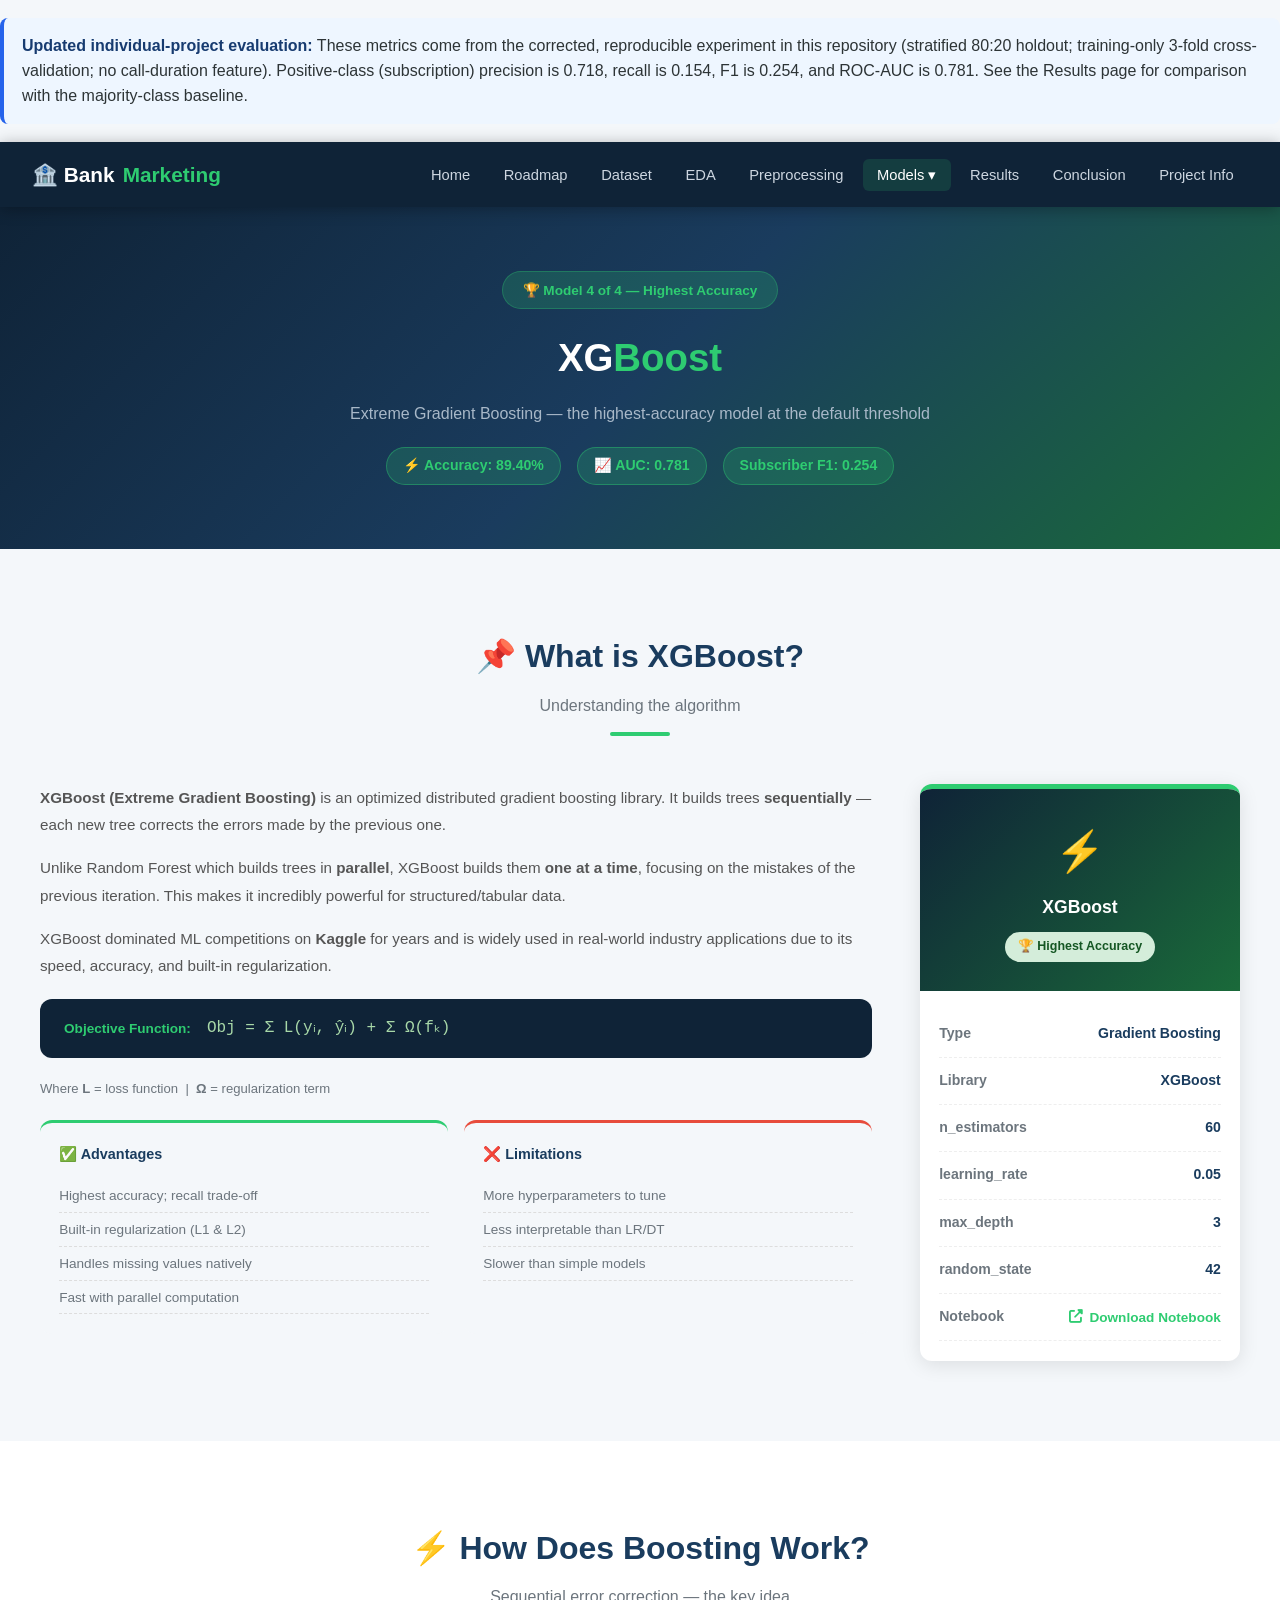
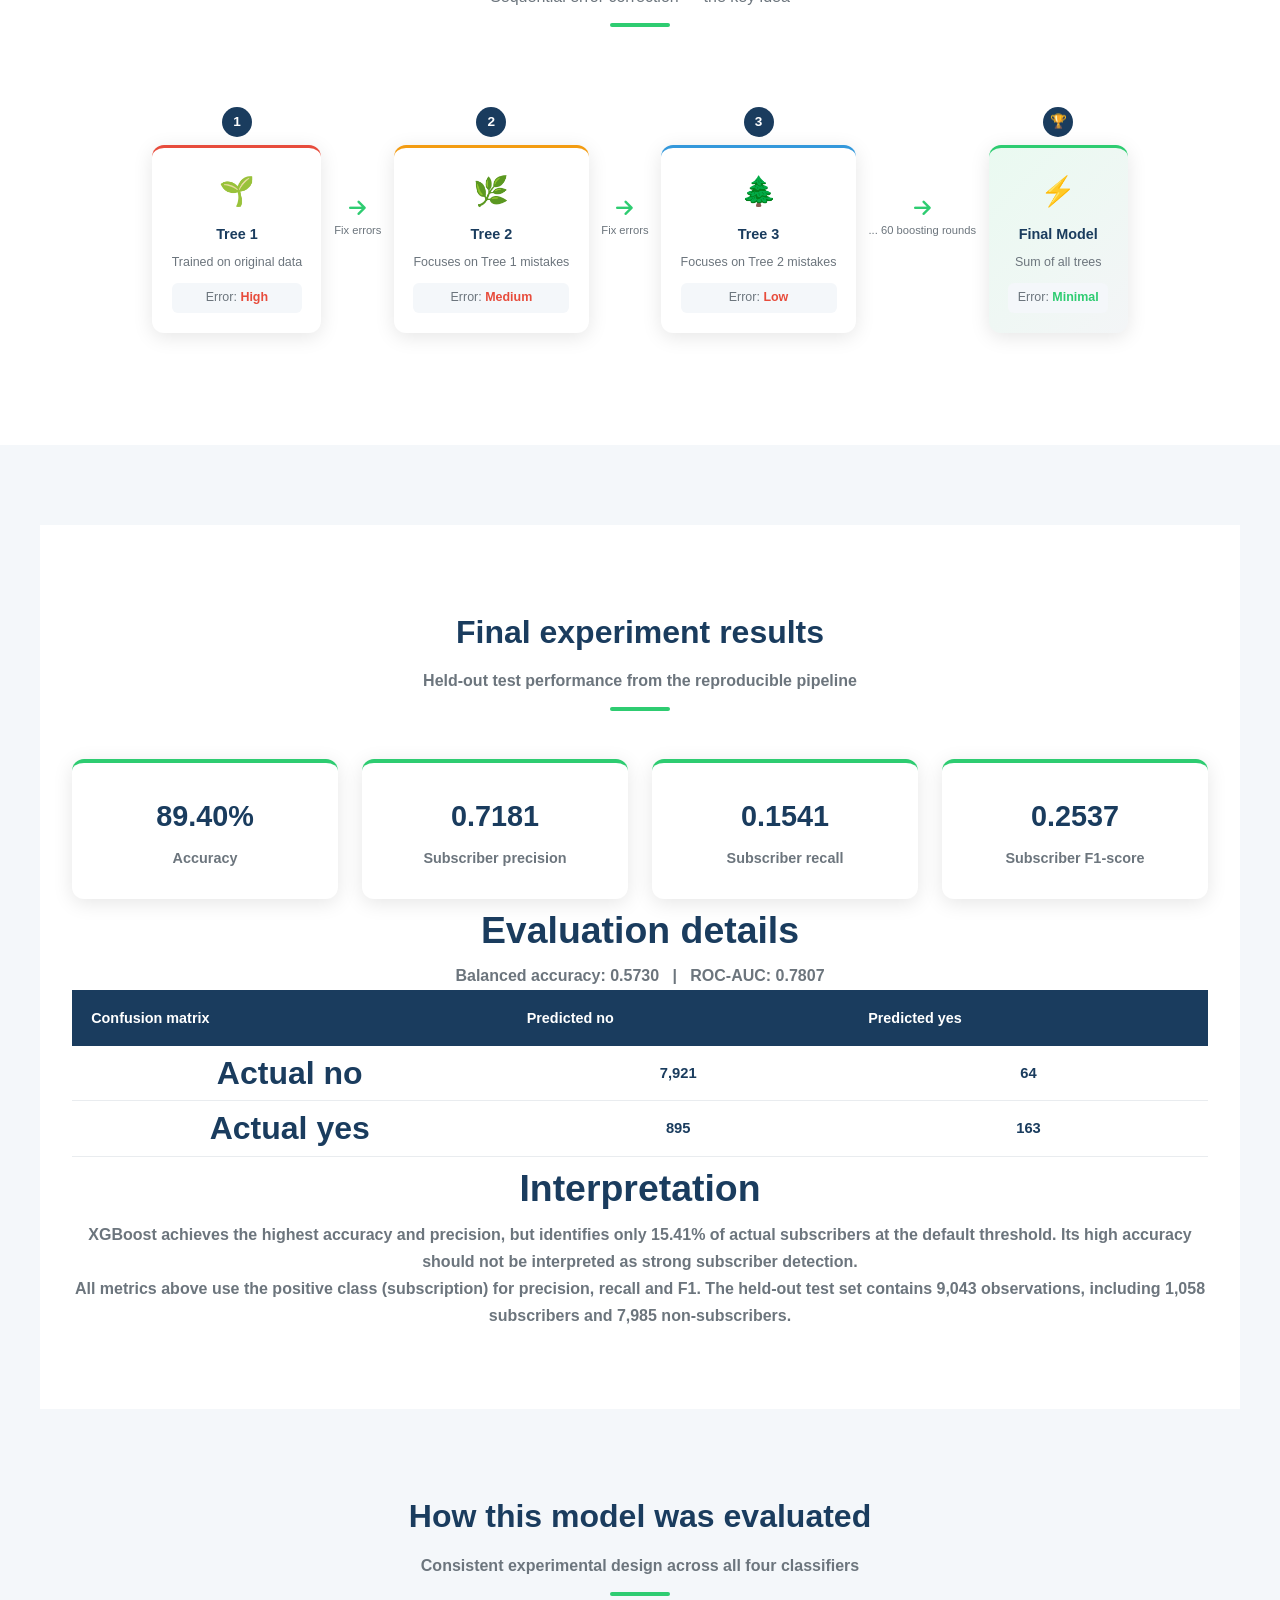
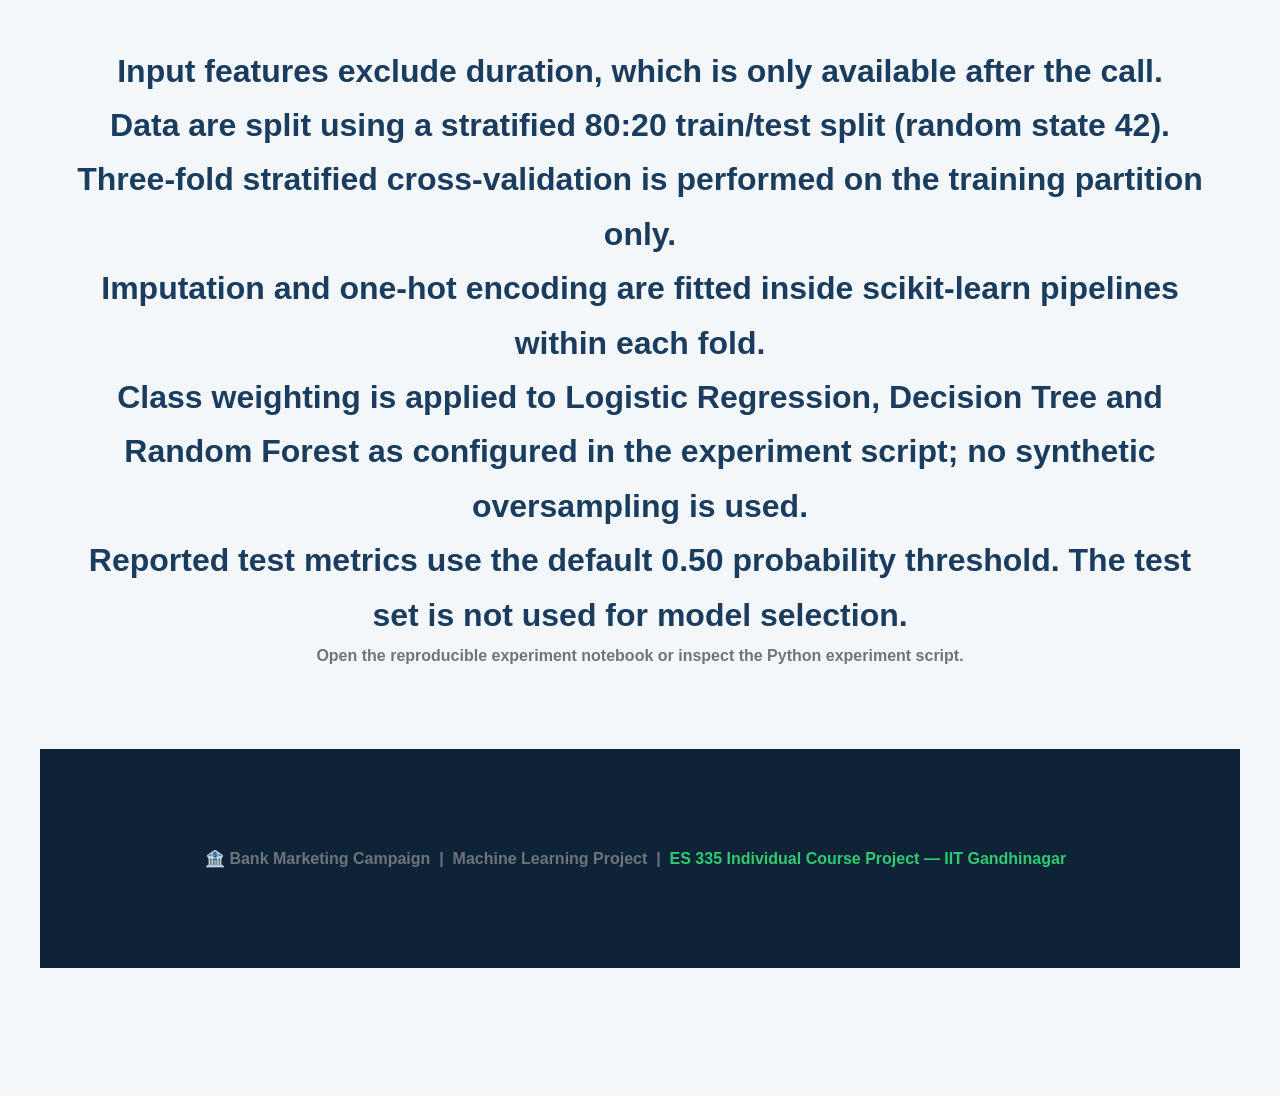
<file: docs/xgboost.html>
<!DOCTYPE html>
<html lang="en">
<head>
  <meta charset="UTF-8" />
  <meta name="viewport" content="width=device-width, initial-scale=1.0"/>
  <title>XGBoost — Bank Marketing Campaign</title>
  <!-- ============================================
       Favicon
       ============================================ -->
  <link rel="icon" href="data:image/svg+xml,<svg xmlns='http://www.w3.org/2000/svg' viewBox='0 0 100 100'><text y='.9em' font-size='90'>🏦</text></svg>"/>
  <!-- ============================================
       Main Stylesheet
       ============================================ -->
  <link rel="stylesheet" href="css/style.css" />
  <!-- Font Awesome -->
  <link rel="stylesheet" href="https://cdnjs.cloudflare.com/ajax/libs/font-awesome/6.4.0/css/all.min.css"/>
<style>
.updated-analysis-note{background:#eef6ff;border-left:4px solid #2563eb;padding:16px 18px;margin:18px 0;border-radius:8px;line-height:1.55}
.updated-analysis-note strong{color:#173b70}
.updated-metrics-table{width:100%;border-collapse:collapse;margin:18px 0}
.updated-metrics-table th,.updated-metrics-table td{padding:10px;border-bottom:1px solid #dbe3ee;text-align:center}
.updated-metrics-table th:first-child,.updated-metrics-table td:first-child{text-align:left}
</style>
</head>
<body>
<div class="updated-analysis-note"><strong>Updated individual-project evaluation:</strong> These metrics come from the corrected, reproducible experiment in this repository (stratified 80:20 holdout; training-only 3-fold cross-validation; no call-duration feature). Positive-class (subscription) precision is 0.718, recall is 0.154, F1 is 0.254, and ROC-AUC is 0.781. See the Results page for comparison with the majority-class baseline.</div>

  <!-- ============================================
       NAVBAR
       ============================================ -->
  <nav class="navbar">
    <div class="nav-container">
      <a href="index.html" class="nav-logo">🏦 Bank <span>Marketing</span></a>
      <div class="hamburger" onclick="toggleMenu()">
        <span></span><span></span><span></span>
      </div>
      <ul class="nav-links" id="navLinks">
        <li><a href="index.html">Home</a></li>
        <li><a href="roadmap.html">Roadmap</a></li>
        <li><a href="dataset.html">Dataset</a></li>
        <li><a href="eda.html">EDA</a></li>
        <li><a href="preprocessing.html">Preprocessing</a></li>
        <li class="dropdown">
          <a href="#" class="active">Models ▾</a>
          <ul class="dropdown-menu">
            <li><a href="logistic.html">📈 Logistic Regression</a></li>
            <li><a href="decision_tree.html">🌿 Decision Tree</a></li>
            <li><a href="random_forest.html">🌲 Random Forest</a></li>
            <li><a href="xgboost.html" class="active">⚡ XGBoost</a></li>
          </ul>
        </li>
        <li><a href="results.html">Results</a></li>
        <li><a href="conclusion.html">Conclusion</a></li>
        <li><a href="team.html">Project Info</a></li>
      </ul>
    </div>
  </nav>
  <!-- END NAVBAR -->


  <!-- ============================================
       PAGE HERO
       ============================================ -->
  <section class="page-hero xgb-hero">
    <div class="hero-content">
      <div class="hero-badge">🏆 Model 4 of 4 — Highest Accuracy</div>
      <h1>XG<span>Boost</span></h1>
      <p>Extreme Gradient Boosting — the highest-accuracy model at the default threshold</p>
      <div class="xgb-hero-badges">
        <span class="xgb-badge">⚡ Accuracy: 89.40%</span>
        <span class="xgb-badge">📈 AUC: 0.781</span>
        <span class="xgb-badge">Subscriber F1: 0.254</span>
      </div>
    </div>
  </section>
  <!-- END PAGE HERO -->


  <!-- ============================================
       SECTION 1 — What is XGBoost?
       ============================================ -->
  <section class="section">
    <div class="container">

      <div class="section-header">
        <h2>📌 What is XGBoost?</h2>
        <p>Understanding the algorithm</p>
        <div class="section-line"></div>
      </div>

      <div class="model-intro-grid">
        <div class="model-intro-text">
          <p>
            <strong>XGBoost (Extreme Gradient Boosting)</strong> is an
            optimized distributed gradient boosting library. It builds
            trees <strong>sequentially</strong> — each new tree corrects
            the errors made by the previous one.
          </p>
          <p>
            Unlike Random Forest which builds trees in
            <strong>parallel</strong>, XGBoost builds them
            <strong>one at a time</strong>, focusing on the mistakes of
            the previous iteration. This makes it incredibly powerful
            for structured/tabular data.
          </p>
          <p>
            XGBoost dominated ML competitions on
            <strong>Kaggle</strong> for years and is widely used in
            real-world industry applications due to its speed,
            accuracy, and built-in regularization.
          </p>

          <div class="model-formula">
            <span class="formula-label">Objective Function:</span>
            <code>Obj = Σ L(yᵢ, ŷᵢ) + Σ Ω(fₖ)</code>
          </div>
          <p style="font-size:0.82rem; color:var(--gray); margin-top:0.5rem;">
            Where <strong>L</strong> = loss function &nbsp;|&nbsp;
            <strong>Ω</strong> = regularization term
          </p>

          <div class="model-pros-cons">
            <div class="pros">
              <h4>✅ Advantages</h4>
              <ul>
                <li>Highest accuracy; recall trade-off</li>
                <li>Built-in regularization (L1 & L2)</li>
                <li>Handles missing values natively</li>
                <li>Fast with parallel computation</li>
              </ul>
            </div>
            <div class="cons">
              <h4>❌ Limitations</h4>
              <ul>
                <li>More hyperparameters to tune</li>
                <li>Less interpretable than LR/DT</li>
                <li>Slower than simple models</li>
              </ul>
            </div>
          </div>
        </div>

        <!-- Model Info Box -->
        <div class="model-info-box xgb-info-box">
          <div class="model-info-header xgb-info-header">
            <span class="model-big-icon">⚡</span>
            <h3>XGBoost</h3>
            <span class="badge badge-green">🏆 Highest Accuracy</span>
          </div>
          <div class="model-info-list">
            <div class="model-info-item">
              <span class="info-label">Type</span>
              <span class="info-val">Gradient Boosting</span>
            </div>
            <div class="model-info-item">
              <span class="info-label">Library</span>
              <span class="info-val">XGBoost</span>
            </div>
            <div class="model-info-item">
              <span class="info-label">n_estimators</span>
              <span class="info-val">60</span>
            </div>
            <div class="model-info-item">
              <span class="info-label">learning_rate</span>
              <span class="info-val">0.05</span>
            </div>
            <div class="model-info-item">
              <span class="info-label">max_depth</span>
              <span class="info-val">3</span>
            </div>
            <div class="model-info-item">
              <span class="info-label">random_state</span>
              <span class="info-val">42</span>
            </div>
            <div class="model-info-item">
              <span class="info-label">Notebook</span>
              <a href="notebooks/Reproduce_Experiment.ipynb"
                 target="_blank" class="info-link">
                <i class="fas fa-external-link-alt"></i> Download Notebook
              </a>
            </div>
          </div>
        </div>
      </div>

    </div>
  </section>
  <!-- END WHAT IS XGB -->


  <!-- ============================================
       SECTION 2 — Boosting Visual
       ============================================ -->
  <section class="section section-alt">
    <div class="container">

      <div class="section-header">
        <h2>⚡ How Does Boosting Work?</h2>
        <p>Sequential error correction — the key idea</p>
        <div class="section-line"></div>
      </div>

      <div class="boost-visual">

        <div class="boost-step">
          <div class="boost-num">1</div>
          <div class="boost-box boost-1">
            <span class="boost-icon">🌱</span>
            <h4>Tree 1</h4>
            <p>Trained on original data</p>
            <div class="boost-error">
              Error: <strong>High</strong>
            </div>
          </div>
        </div>

        <div class="boost-connector">
          <i class="fas fa-arrow-right"></i>
          <small>Fix errors</small>
        </div>

        <div class="boost-step">
          <div class="boost-num">2</div>
          <div class="boost-box boost-2">
            <span class="boost-icon">🌿</span>
            <h4>Tree 2</h4>
            <p>Focuses on Tree 1 mistakes</p>
            <div class="boost-error">
              Error: <strong>Medium</strong>
            </div>
          </div>
        </div>

        <div class="boost-connector">
          <i class="fas fa-arrow-right"></i>
          <small>Fix errors</small>
        </div>

        <div class="boost-step">
          <div class="boost-num">3</div>
          <div class="boost-box boost-3">
            <span class="boost-icon">🌲</span>
            <h4>Tree 3</h4>
            <p>Focuses on Tree 2 mistakes</p>
            <div class="boost-error">
              Error: <strong>Low</strong>
            </div>
          </div>
        </div>

        <div class="boost-connector">
          <i class="fas fa-arrow-right"></i>
          <small>... 60 boosting rounds</small>
        </div>

        <div class="boost-step">
          <div class="boost-num">🏆</div>
          <div class="boost-box boost-final">
            <span class="boost-icon">⚡</span>
            <h4>Final Model</h4>
            <p>Sum of all trees</p>
            <div class="boost-error boost-best">
              Error: <strong>Minimal</strong>
            </div>
          </div>
        </div>

      </div>

    </div>
  </section>
  <!-- END BOOSTING VISUAL -->


  <!-- ============================================
       SECTION 3 — Training Code
       ============================================ -->
  <section class="section">
    <div class="container">

      <div class="section-header">
        <h2><section class="section section-alt">
<div class="container">
<div class="section-header"><h2>Final experiment results</h2><p>Held-out test performance from the reproducible pipeline</p><div class="section-line"></div></div>
<div class="grid-4">
<div class="stat-card"><div class="stat-value">89.40%</div><div class="stat-label">Accuracy</div></div>
<div class="stat-card"><div class="stat-value">0.7181</div><div class="stat-label">Subscriber precision</div></div>
<div class="stat-card"><div class="stat-value">0.1541</div><div class="stat-label">Subscriber recall</div></div>
<div class="stat-card"><div class="stat-value">0.2537</div><div class="stat-label">Subscriber F1-score</div></div>
</div>
<div class="content-card">
<h3>Evaluation details</h3>
<p><strong>Balanced accuracy:</strong> 0.5730 &nbsp; | &nbsp; <strong>ROC-AUC:</strong> 0.7807</p>
<table><thead><tr><th>Confusion matrix</th><th>Predicted no</th><th>Predicted yes</th></tr></thead>
<tbody><tr><th>Actual no</th><td>7,921</td><td>64</td></tr><tr><th>Actual yes</th><td>895</td><td>163</td></tr></tbody></table>
<h3>Interpretation</h3><p>XGBoost achieves the highest accuracy and precision, but identifies only 15.41% of actual subscribers at the default threshold. Its high accuracy should not be interpreted as strong subscriber detection.</p>
<p>All metrics above use the positive class (subscription) for precision, recall and F1. The held-out test set contains 9,043 observations, including 1,058 subscribers and 7,985 non-subscribers.</p>
</div>
</div></section>
<section class="section"><div class="container">
<div class="section-header"><h2>How this model was evaluated</h2><p>Consistent experimental design across all four classifiers</p><div class="section-line"></div></div>
<div class="content-card">
<ul>
<li>Input features exclude <strong>duration</strong>, which is only available after the call.</li>
<li>Data are split using a stratified 80:20 train/test split (random state 42).</li>
<li>Three-fold stratified cross-validation is performed on the training partition only.</li>
<li>Imputation and one-hot encoding are fitted inside scikit-learn pipelines within each fold.</li>
<li>Class weighting is applied to Logistic Regression, Decision Tree and Random Forest as configured in the experiment script; no synthetic oversampling is used.</li>
<li>Reported test metrics use the default 0.50 probability threshold. The test set is not used for model selection.</li>
</ul>
<p><a href="notebooks/Reproduce_Experiment.ipynb" target="_blank">Open the reproducible experiment notebook</a> or <a href="../analysis/reproduce_analysis.py">inspect the Python experiment script</a>.</p>
</div></div></section>
<footer>
    <p>
      🏦 Bank Marketing Campaign &nbsp;|&nbsp;
      Machine Learning Project &nbsp;|&nbsp;
      <span>ES 335 Individual Course Project — IIT Gandhinagar</span> &nbsp;
    </p>
  </footer>
  <!-- END FOOTER -->


  <!-- ============================================
       JAVASCRIPT
       ============================================ -->
  <!--
  <script>
    /* ----- Mobile Menu Toggle ----- */
    function toggleMenu() {
      document.getElementById('navLinks').classList.toggle('open');
    }

    /* ----- Active nav link ----- */
    document.querySelectorAll('.nav-links a').forEach(link => {
      if (link.href === window.location.href) {
        link.classList.add('active');
      }
    });

    /* ----- Animate metric cards on scroll ----- */
    const metricCards = document.querySelectorAll('.metric-result-card');
    const metricObserver = new IntersectionObserver((entries) => {
      entries.forEach((entry, i) => {
        if (entry.isIntersecting) {
          setTimeout(() => {
            entry.target.classList.add('metric-visible');
          }, i * 120);
        }
      });
    }, { threshold: 0.2 });
    metricCards.forEach(card => metricObserver.observe(card));

    /* ----- Animate boost steps on scroll ----- */
    const boostSteps = document.querySelectorAll('.boost-step');
    const boostObserver = new IntersectionObserver((entries) => {
      entries.forEach((entry, i) => {
        if (entry.isIntersecting) {
          setTimeout(() => {
            entry.target.classList.add('boost-visible');
          }, i * 150);
        }
      });
    }, { threshold: 0.2 });
    boostSteps.forEach(step => boostObserver.observe(step));
  </script>
  -->
  <script src="js/main.js"></script>

  <!-- ============================================
       Floating Repository Button (Fixed)
       ============================================ -->

</body>
</html>
</file>
<file: docs/css/style.css>
/* ============================================
   Bank Marketing Campaign - Global Styles
   ============================================ */

/* ---------- Variables ---------- */
:root {
  --primary:     #1a3c5e;
  --secondary:   #2ecc71;
  --accent:      #e74c3c;
  --dark:        #0f2337;
  --light:       #f4f7fa;
  --gray:        #6c757d;
  --white:       #ffffff;
  --card-shadow: 0 4px 20px rgba(0, 0, 0, 0.1);
  --transition:  all 0.3s ease;
  --radius:      12px;
  --font-main:   'Segoe UI', Tahoma, Geneva, Verdana, sans-serif;
}

/* ---------- Reset ---------- */
* {
  margin: 0;
  padding: 0;
  box-sizing: border-box;
}

html {
  scroll-behavior: smooth;
}

body {
  font-family: var(--font-main);
  background-color: var(--light);
  color: #2d3436;
  line-height: 1.7;
}

a {
  text-decoration: none;
  color: inherit;
  transition: var(--transition);
}

ul {
  list-style: none;
}

img {
  max-width: 100%;
  height: auto;
  display: block;
}

/* ============================================
   NAVBAR
   ============================================ */
.navbar {
  background: var(--dark);
  padding: 0 2rem;
  position: sticky;
  top: 0;
  z-index: 1000;
  box-shadow: 0 2px 15px rgba(0,0,0,0.3);
}

.nav-container {
  display: flex;
  align-items: center;
  justify-content: space-between;
  max-width: 1300px;
  margin: 0 auto;
  height: 65px;
}

.nav-logo {
  font-size: 1.3rem;
  font-weight: 700;
  color: var(--white);
  display: flex;
  align-items: center;
  gap: 0.5rem;
}

.nav-logo span {
  color: var(--secondary);
}

.nav-links {
  display: flex;
  align-items: center;
  gap: 0.3rem;
}

.nav-links > li > a {
  color: #cdd6e0;
  padding: 0.5rem 0.9rem;
  border-radius: 6px;
  font-size: 0.92rem;
  font-weight: 500;
  transition: var(--transition);
}

.nav-links > li > a:hover,
.nav-links > li > a.active {
  color: var(--white);
  background: rgba(46, 204, 113, 0.15);
}

/* ============================================
   Dropdown Menu
   ============================================ */
.dropdown {
  position: relative;
}

.dropdown-menu {
  display: none;
  position: absolute;
  top: 100%;              /* Removed gap to prevent hover break */
  left: 0;
  background: var(--primary);
  border-radius: var(--radius);
  min-width: 200px;
  box-shadow: var(--card-shadow);
  overflow: hidden;
  z-index: 999;
}

/* First menu item gets extra top padding for spacing */
.dropdown-menu li:first-child a {
  padding-top: calc(0.7rem + 8px);  /* Original padding + 8px spacing */
}

.dropdown-menu li a {
  display: block;
  padding: 0.7rem 1.2rem;
  color: #cdd6e0;
  font-size: 0.9rem;
  transition: var(--transition);
}

.dropdown-menu li a:hover {
  background: rgba(46, 204, 113, 0.2);
  color: #ffffff;         /* Pure white for better contrast and readability */
  padding-left: 1.6rem;
  text-shadow: 0 1px 2px rgba(0, 0, 0, 0.3);  /* Subtle shadow for text visibility */
}

/* Keep dropdown open when hovering over menu or dropdown item */
.dropdown:hover .dropdown-menu,
.dropdown-menu:hover {
  display: block;
}

/* ============================================
   Hamburger Menu (Mobile Toggle)
   ============================================ */
.hamburger {
  display: none;
  flex-direction: column;
  gap: 5px;
  cursor: pointer;
}

.hamburger span {
  width: 25px;
  height: 3px;
  background: var(--white);
  border-radius: 3px;
  transition: var(--transition);
}

/* ============================================
   HERO SECTION
   ============================================ */
.hero {
  background: linear-gradient(135deg, var(--dark) 0%, var(--primary) 100%);
  color: var(--white);
  padding: 5rem 2rem;
  text-align: center;
  position: relative;
  overflow: hidden;
}

.hero::before {
  content: '';
  position: absolute;
  width: 500px;
  height: 500px;
  background: rgba(46, 204, 113, 0.05);
  border-radius: 50%;
  top: -100px;
  right: -100px;
}

.hero::after {
  content: '';
  position: absolute;
  width: 300px;
  height: 300px;
  background: rgba(46, 204, 113, 0.05);
  border-radius: 50%;
  bottom: -80px;
  left: -80px;
}

.hero-content {
  position: relative;
  z-index: 1;
  max-width: 800px;
  margin: 0 auto;
}

.hero-badge {
  display: inline-block;
  background: rgba(46, 204, 113, 0.2);
  color: var(--secondary);
  padding: 0.4rem 1.2rem;
  border-radius: 50px;
  font-size: 0.85rem;
  font-weight: 600;
  margin-bottom: 1.5rem;
  border: 1px solid rgba(46, 204, 113, 0.3);
}

.hero h1 {
  font-size: 2.8rem;
  font-weight: 800;
  margin-bottom: 1rem;
  line-height: 1.2;
}

.hero h1 span {
  color: var(--secondary);
}

.hero p {
  font-size: 1.1rem;
  color: #a8b8c8;
  margin-bottom: 2rem;
  max-width: 600px;
  margin-left: auto;
  margin-right: auto;
}

.hero-buttons {
  display: flex;
  gap: 1rem;
  justify-content: center;
  flex-wrap: wrap;
}

/* ============================================
   BUTTONS
   ============================================ */
.btn {
  display: inline-flex;
  align-items: center;
  gap: 0.5rem;
  padding: 0.75rem 1.8rem;
  border-radius: 8px;
  font-size: 0.95rem;
  font-weight: 600;
  cursor: pointer;
  border: none;
  transition: var(--transition);
  margin-bottom: 10px;
}

.btn-primary {
  background: var(--secondary);
  color: var(--white);
}

.btn-primary:hover {
  background: #27ae60;
  transform: translateY(-2px);
  box-shadow: 0 8px 20px rgba(46, 204, 113, 0.35);
}

.btn-outline {
  background: transparent;
  color: var(--white);
  border: 2px solid rgba(255,255,255,0.4);
}

.btn-outline:hover {
  background: rgba(255,255,255,0.1);
  border-color: var(--white);
  transform: translateY(-2px);
}

/* ============================================
   SECTIONS
   ============================================ */
.section {
  padding: 5rem 2rem;
}

.section-alt {
  background: var(--white);
}

.container {
  max-width: 1200px;
  margin: 0 auto;
}

.section-header {
  text-align: center;
  margin-bottom: 3rem;
}

.section-header h2 {
  font-size: 2rem;
  font-weight: 700;
  color: var(--primary);
  margin-bottom: 0.5rem;
}

.section-header p {
  color: var(--gray);
  font-size: 1rem;
}

.section-line {
  width: 60px;
  height: 4px;
  background: var(--secondary);
  margin: 0.8rem auto 0;
  border-radius: 2px;
}

/* ============================================
   CARDS
   ============================================ */
.card {
  background: var(--white);
  border-radius: var(--radius);
  box-shadow: var(--card-shadow);
  overflow: hidden;
  transition: var(--transition);
}

.card:hover {
  transform: translateY(-5px);
  box-shadow: 0 8px 30px rgba(0,0,0,0.15);
}

.card-body {
  padding: 1.8rem;
}

/* Grid layouts */
.grid-2 {
  display: grid;
  grid-template-columns: repeat(2, 1fr);
  gap: 2rem;
}

.grid-3 {
  display: grid;
  grid-template-columns: repeat(3, 1fr);
  gap: 2rem;
}

.grid-4 {
  display: grid;
  grid-template-columns: repeat(4, 1fr);
  gap: 1.5rem;
}

/* ============================================
   STAT CARDS
   ============================================ */
.stat-card {
  background: var(--white);
  border-radius: var(--radius);
  padding: 1.8rem;
  text-align: center;
  box-shadow: var(--card-shadow);
  border-top: 4px solid var(--secondary);
  transition: var(--transition);
}

.stat-card:hover {
  transform: translateY(-4px);
}

.stat-card .stat-icon {
  font-size: 2rem;
  margin-bottom: 0.5rem;
}

.stat-card .stat-value {
  font-size: 1.8rem;
  font-weight: 800;
  color: var(--primary);
}

.stat-card .stat-label {
  color: var(--gray);
  font-size: 0.9rem;
  margin-top: 0.3rem;
}

/* ============================================
   TABLES
   ============================================ */
.table-wrapper {
  overflow-x: auto;
  border-radius: var(--radius);
  box-shadow: var(--card-shadow);
}

table {
  width: 100%;
  border-collapse: collapse;
  background: var(--white);
}

thead {
  background: var(--primary);
  color: var(--white);
}

thead th {
  padding: 1rem 1.2rem;
  text-align: left;
  font-size: 0.9rem;
  font-weight: 600;
}

tbody tr {
  border-bottom: 1px solid #e9ecef;
  transition: var(--transition);
}

tbody tr:hover {
  background: #f0f7ff;
}

tbody td {
  padding: 0.9rem 1.2rem;
  font-size: 0.92rem;
}

/* ============================================
   CODE BLOCKS
   ============================================ */
.code-block {
  background: #1e2d3d;
  border-radius: var(--radius);
  padding: 1.5rem;
  overflow-x: auto;
  margin: 1rem 0;
}

.code-block pre {
  color: #a8d8a8;
  font-family: 'Courier New', monospace;
  font-size: 0.88rem;
  line-height: 1.8;
}

/* ============================================
   BADGES
   ============================================ */
.badge {
  display: inline-block;
  padding: 0.3rem 0.8rem;
  border-radius: 50px;
  font-size: 0.78rem;
  font-weight: 600;
}

.badge-green  { background: #d4edda; color: #155724; }
.badge-blue   { background: #cce5ff; color: #004085; }
.badge-orange { background: #fff3cd; color: #856404; }
.badge-red    { background: #f8d7da; color: #721c24; }

/* ============================================
   IMAGES
   ============================================ */
.img-card {
  background: var(--white);
  border-radius: var(--radius);
  box-shadow: var(--card-shadow);
  overflow: hidden;
  transition: var(--transition);
}

.img-card:hover {
  transform: translateY(-4px);
  box-shadow: 0 8px 30px rgba(0,0,0,0.15);
}

.img-card img {
  width: 100%;
  object-fit: cover;
}

.img-card-body {
  padding: 1rem 1.2rem;
  text-align: center;
}

.img-card-body h4 {
  font-size: 0.95rem;
  color: var(--primary);
  font-weight: 600;
}

/* ============================================
   TIMELINE (Roadmap)
   ============================================ */
.timeline {
  position: relative;
  padding: 1rem 0;
}

.timeline::before {
  content: '';
  position: absolute;
  left: 30px;
  top: 0;
  bottom: 0;
  width: 3px;
  background: linear-gradient(to bottom, var(--secondary), var(--primary));
  border-radius: 3px;
}

.timeline-item {
  display: flex;
  gap: 1.5rem;
  margin-bottom: 2rem;
  position: relative;
}

.timeline-icon {
  width: 60px;
  height: 60px;
  min-width: 60px;
  background: var(--primary);
  border-radius: 50%;
  display: flex;
  align-items: center;
  justify-content: center;
  font-size: 1.5rem;
  border: 3px solid var(--secondary);
  z-index: 1;
}

.timeline-content {
  background: var(--white);
  border-radius: var(--radius);
  padding: 1.5rem;
  box-shadow: var(--card-shadow);
  flex: 1;
  border-left: 4px solid var(--secondary);
}

.timeline-content h3 {
  font-size: 1.1rem;
  color: var(--primary);
  margin-bottom: 0.5rem;
}

.timeline-content p {
  color: var(--gray);
  font-size: 0.92rem;
}

/* ============================================
   TEAM CARDS
   ============================================ */
.team-card {
  background: var(--white);
  border-radius: var(--radius);
  box-shadow: var(--card-shadow);
  overflow: hidden;
  text-align: center;
  transition: var(--transition);
}

.team-card:hover {
  transform: translateY(-6px);
  box-shadow: 0 12px 35px rgba(0,0,0,0.15);
}

.team-card-header {
  background: linear-gradient(135deg, var(--dark), var(--primary));
  padding: 2rem 1rem 1rem;
}

.team-card-header img {
  width: 110px;
  height: 110px;
  border-radius: 50%;
  object-fit: cover;
  border: 4px solid var(--secondary);
  margin: 0 auto;
}

.team-card-body {
  padding: 1.5rem;
}

.team-card-body h3 {
  font-size: 1.15rem;
  color: var(--primary);
  font-weight: 700;
  margin-bottom: 0.3rem;
}

.team-card-body .role {
  color: var(--secondary);
  font-size: 0.88rem;
  font-weight: 600;
  margin-bottom: 1rem;
}

.team-card-body .tasks {
  text-align: left;
  margin-bottom: 1.2rem;
}

.team-card-body .tasks li {
  font-size: 0.85rem;
  color: var(--gray);
  padding: 0.3rem 0;
  border-bottom: 1px dashed #eee;
  display: flex;
  align-items: center;
  gap: 0.5rem;
}

.team-card-body .tasks li::before {
  content: '✅';
  font-size: 0.75rem;
}

.team-social {
  display: flex;
  justify-content: center;
  gap: 0.8rem;
  margin-top: 1rem;
}

.team-social a {
  width: 38px;
  height: 38px;
  border-radius: 50%;
  display: flex;
  align-items: center;
  justify-content: center;
  font-size: 1rem;
  transition: var(--transition);
}

.social-github   { background: #24292e; color: var(--white); }
.social-linkedin { background: #0077b5; color: var(--white); }
.social-email    { background: var(--accent); color: var(--white); }

.team-social a:hover {
  transform: translateY(-3px);
  opacity: 0.85;
}

/* ============================================
   METRICS / RESULTS
   ============================================ */
.metric-bar {
  margin-bottom: 1.2rem;
}

.metric-bar label {
  display: flex;
  justify-content: space-between;
  font-size: 0.9rem;
  font-weight: 600;
  color: var(--primary);
  margin-bottom: 0.4rem;
}

.bar-track {
  background: #e9ecef;
  border-radius: 50px;
  height: 10px;
  overflow: hidden;
}

.bar-fill {
  height: 100%;
  border-radius: 50px;
  background: linear-gradient(to right, var(--secondary), var(--primary));
  transition: width 1s ease;
}

/* ============================================
   FOOTER
   ============================================ */
footer {
  background: var(--dark);
  color: #a8b8c8;
  text-align: center;
  padding: 6rem;
  margin-top: auto;
}

footer p {
  font-size: 0.9rem;
}

footer span {
  color: var(--secondary);
  font-weight: 600;
}

/* ============================================
   ALERTS / INFO BOXES
   ============================================ */
.alert {
  padding: 1rem 1.5rem;
  border-radius: var(--radius);
  margin: 1rem 0;
  display: flex;
  align-items: flex-start;
  gap: 0.8rem;
  font-size: 0.92rem;
}

.alert-info    { background: #e8f4fd; border-left: 4px solid #3498db; color: #1a6a9a; }
.alert-success { background: #d4edda; border-left: 4px solid var(--secondary); color: #155724; }
.alert-warning { background: #fff3cd; border-left: 4px solid #f39c12; color: #856404; }

/* ============================================
   RESPONSIVE
   ============================================ */
@media (max-width: 992px) {
  .grid-4 { grid-template-columns: repeat(2, 1fr); }
  .grid-3 { grid-template-columns: repeat(2, 1fr); }
}

@media (max-width: 768px) {
  .hero h1 { font-size: 2rem; }

  .nav-links {
    display: none;
    position: absolute;
    top: 65px;
    left: 0;
    right: 0;
    background: var(--dark);
    flex-direction: column;
    padding: 1rem;
    gap: 0.3rem;
  }

  .nav-links.open { display: flex; }

  .hamburger { display: flex; }

  .dropdown-menu {
    position: static;
    box-shadow: none;
    background: rgba(255,255,255,0.05);
  }

  .grid-2,
  .grid-3,
  .grid-4 { grid-template-columns: 1fr; }

  .timeline::before { left: 20px; }
  .timeline-icon {
    width: 45px;
    height: 45px;
    min-width: 45px;
    font-size: 1.1rem;
  }
}

@media (max-width: 480px) {
  .hero h1 { font-size: 1.6rem; }
  .section { padding: 3rem 1rem; }
  .btn { padding: 0.65rem 1.3rem; font-size: 0.88rem; }
}


/* ============================================
   INDEX PAGE — Story, Impact, Models, CTA
   ============================================ */

/* Story Grid */
.story-grid {
  display: grid;
  grid-template-columns: repeat(3, 1fr);
  gap: 2rem;
  margin-top: 1rem;
}

.story-card {
  background: var(--white);
  border-radius: var(--radius);
  padding: 2rem;
  box-shadow: var(--card-shadow);
  transition: var(--transition);
  position: relative;
  overflow: hidden;
}

.story-card::before {
  content: '';
  position: absolute;
  top: 0; left: 0; right: 0;
  height: 5px;
}

.story-problem::before { background: var(--accent); }
.story-question::before { background: #f39c12; }
.story-goal::before { background: var(--secondary); }

.story-card:hover {
  transform: translateY(-5px);
  box-shadow: 0 12px 35px rgba(0,0,0,0.12);
}

.story-icon {
  font-size: 2.5rem;
  margin-bottom: 1rem;
}

.story-card h3 {
  font-size: 1.2rem;
  color: var(--primary);
  font-weight: 700;
  margin-bottom: 1rem;
}

.story-card p {
  color: #555;
  font-size: 0.93rem;
  margin-bottom: 0.8rem;
  line-height: 1.7;
}

.story-stat {
  display: flex;
  align-items: center;
  gap: 0.6rem;
  background: var(--light);
  border-radius: 8px;
  padding: 0.7rem 1rem;
  margin-top: 1rem;
  font-size: 0.88rem;
  color: var(--primary);
}

/* Impact Cards */
.impact-card {
  background: var(--white);
  border-radius: var(--radius);
  padding: 2rem;
  box-shadow: var(--card-shadow);
  text-align: center;
  transition: var(--transition);
  border-bottom: 4px solid var(--secondary);
}

.impact-card:hover {
  transform: translateY(-5px);
}

.impact-icon {
  font-size: 2.5rem;
  margin-bottom: 1rem;
}

.impact-card h4 {
  font-size: 1.05rem;
  color: var(--primary);
  font-weight: 700;
  margin-bottom: 0.8rem;
}

.impact-card p {
  color: var(--gray);
  font-size: 0.9rem;
  line-height: 1.7;
}

/* Model Cards */
.model-card {
  background: var(--white);
  border-radius: var(--radius);
  padding: 1.8rem;
  box-shadow: var(--card-shadow);
  text-align: center;
  transition: var(--transition);
  display: block;
  border-top: 4px solid var(--primary);
}

.model-card:hover {
  transform: translateY(-5px);
  box-shadow: 0 10px 30px rgba(0,0,0,0.12);
  border-top-color: var(--secondary);
}

.model-icon {
  font-size: 2.5rem;
  margin-bottom: 0.8rem;
}

.model-card h4 {
  font-size: 1rem;
  color: var(--primary);
  font-weight: 700;
  margin-bottom: 0.5rem;
}

.model-score {
  font-size: 0.95rem;
  font-weight: 700;
  color: var(--secondary);
  margin-bottom: 0.8rem;
}

/* CTA Section */
.cta-section {
  background: linear-gradient(135deg, var(--dark) 0%, var(--primary) 100%);
  padding: 5rem 2rem;
  text-align: center;
  color: var(--white);
}

.cta-content h2 {
  font-size: 2rem;
  font-weight: 800;
  margin-bottom: 0.8rem;
}

.cta-content p {
  color: #a8b8c8;
  margin-bottom: 2rem;
  font-size: 1rem;
}

/* Responsive */
@media (max-width: 992px) {
  .story-grid { grid-template-columns: 1fr; }
}


/* ============================================
   ROADMAP PAGE �� Overview, Structure,
   Timeline, Technologies, Colab Links
   ============================================ */

/* Page Hero (shared across inner pages) */
.page-hero {
  background: linear-gradient(135deg, var(--dark) 0%, var(--primary) 100%);
  color: var(--white);
  padding: 4rem 2rem;
  text-align: center;
}

.page-hero .hero-badge {
  display: inline-block;
  background: rgba(46, 204, 113, 0.2);
  color: var(--secondary);
  padding: 0.4rem 1.2rem;
  border-radius: 50px;
  font-size: 0.85rem;
  font-weight: 600;
  margin-bottom: 1rem;
  border: 1px solid rgba(46, 204, 113, 0.3);
}

.page-hero h1 {
  font-size: 2.4rem;
  font-weight: 800;
  margin-bottom: 0.6rem;
}

.page-hero h1 span { color: var(--secondary); }

.page-hero p {
  color: #a8b8c8;
  font-size: 1rem;
}

/* Overview Box */
.overview-box {
  display: grid;
  grid-template-columns: 1fr auto;
  gap: 3rem;
  align-items: start;
  background: var(--white);
  border-radius: var(--radius);
  padding: 2.5rem;
  box-shadow: var(--card-shadow);
}

.overview-text p {
  color: #555;
  font-size: 0.95rem;
  line-height: 1.8;
  margin-bottom: 1rem;
}

.text-link {
  color: var(--secondary);
  font-weight: 600;
  text-decoration: underline;
}

.overview-tags {
  display: flex;
  flex-wrap: wrap;
  gap: 0.5rem;
  margin-top: 1rem;
}

.overview-stats {
  display: flex;
  flex-direction: column;
  gap: 1.2rem;
  min-width: 140px;
}

.ov-stat {
  text-align: center;
  background: var(--light);
  border-radius: var(--radius);
  padding: 1rem;
  border-top: 3px solid var(--secondary);
}

.ov-val {
  display: block;
  font-size: 1.6rem;
  font-weight: 800;
  color: var(--primary);
}

.ov-lab {
  font-size: 0.8rem;
  color: var(--gray);
  margin-top: 0.2rem;
}

/* Structure wrapper */
.structure-wrapper {
  max-width: 750px;
  margin: 0 auto;
}

/* Timeline enhancements */
.tl-header {
  display: flex;
  align-items: center;
  justify-content: space-between;
  margin-bottom: 0.6rem;
  flex-wrap: wrap;
  gap: 0.5rem;
}

.tl-badge {
  background: var(--primary);
  color: var(--white);
  padding: 0.25rem 0.8rem;
  border-radius: 50px;
  font-size: 0.75rem;
  font-weight: 600;
}

.tl-tags {
  display: flex;
  flex-wrap: wrap;
  gap: 0.4rem;
  margin-top: 0.8rem;
}

.tl-results {
  display: flex;
  gap: 1.5rem;
  margin-top: 0.8rem;
  flex-wrap: wrap;
}

.tl-results span {
  font-size: 0.9rem;
  color: var(--gray);
}

.tl-results strong {
  color: var(--secondary);
}

.tl-link {
  display: inline-block;
  margin-top: 1rem;
  color: var(--secondary);
  font-weight: 600;
  font-size: 0.9rem;
  transition: var(--transition);
}

.tl-link:hover {
  color: var(--primary);
  letter-spacing: 0.5px;
}

/* Timeline scroll animation */
.timeline-item {
  opacity: 0;
  transform: translateX(-20px);
  transition: opacity 0.5s ease, transform 0.5s ease;
}

.timeline-item.tl-visible {
  opacity: 1;
  transform: translateX(0);
}

/* Tech Grid */
.tech-grid {
  display: grid;
  grid-template-columns: repeat(3, 1fr);
  gap: 1.5rem;
}

.tech-card {
  background: var(--white);
  border-radius: var(--radius);
  padding: 1.8rem;
  box-shadow: var(--card-shadow);
  text-align: center;
  transition: var(--transition);
  border-bottom: 3px solid transparent;
}

.tech-card:hover {
  transform: translateY(-4px);
  border-bottom-color: var(--secondary);
}

.tech-icon {
  font-size: 2.2rem;
  margin-bottom: 0.8rem;
}

.tech-card h4 {
  font-size: 1rem;
  color: var(--primary);
  font-weight: 700;
  margin-bottom: 0.5rem;
}

.tech-card p {
  color: var(--gray);
  font-size: 0.85rem;
  line-height: 1.6;
}

/* Colab Grid */
.colab-grid {
  display: grid;
  grid-template-columns: repeat(2, 1fr);
  gap: 1.2rem;
}

.colab-card {
  display: flex;
  align-items: center;
  gap: 1.2rem;
  background: var(--white);
  border-radius: var(--radius);
  padding: 1.3rem 1.5rem;
  box-shadow: var(--card-shadow);
  transition: var(--transition);
  color: inherit;
  border-left: 4px solid var(--secondary);
}

.colab-card:hover {
  transform: translateX(5px);
  box-shadow: 0 6px 25px rgba(0,0,0,0.12);
}

.colab-num {
  font-size: 1.5rem;
  font-weight: 800;
  color: var(--secondary);
  min-width: 40px;
}

.colab-info { flex: 1; }

.colab-info h4 {
  font-size: 0.95rem;
  color: var(--primary);
  font-weight: 700;
  margin-bottom: 0.2rem;
}

.colab-info p {
  font-size: 0.82rem;
  color: var(--gray);
}

.colab-card i {
  color: var(--gray);
  font-size: 0.85rem;
}

/* Responsive */
@media (max-width: 992px) {
  .tech-grid { grid-template-columns: repeat(2, 1fr); }
  .colab-grid { grid-template-columns: 1fr; }
  .overview-box { grid-template-columns: 1fr; }
  .overview-stats { flex-direction: row; flex-wrap: wrap; justify-content: center; }
}

@media (max-width: 768px) {
  .page-hero h1 { font-size: 1.8rem; }
  .tech-grid { grid-template-columns: 1fr; }
}


/* ============================================
   DATASET PAGE — Overview, Features,
   Imbalance, Train/Test Split
   ============================================ */

/* Dataset Overview */
.ds-overview {
  display: grid;
  grid-template-columns: 1fr auto;
  gap: 3rem;
  align-items: start;
  background: var(--white);
  border-radius: var(--radius);
  padding: 2.5rem;
  box-shadow: var(--card-shadow);
}

.ds-overview-text p {
  color: #555;
  font-size: 0.95rem;
  line-height: 1.8;
  margin-bottom: 1rem;
}

.ds-stats {
  display: grid;
  grid-template-columns: repeat(2, 1fr);
  gap: 1rem;
  min-width: 260px;
}

.ds-stat-item {
  background: var(--light);
  border-radius: var(--radius);
  padding: 1rem;
  text-align: center;
  border-top: 3px solid var(--secondary);
  display: flex;
  flex-direction: column;
  align-items: center;
  gap: 0.2rem;
}

.ds-stat-icon { font-size: 1.4rem; }

.ds-stat-val {
  font-size: 1.4rem;
  font-weight: 800;
  color: var(--primary);
}

.ds-stat-lab {
  font-size: 0.75rem;
  color: var(--gray);
}

/* Feature Categories */
.feat-category {
  margin-bottom: 2.5rem;
}

.feat-cat-header {
  display: flex;
  align-items: center;
  gap: 0.8rem;
  margin-bottom: 1rem;
}

.feat-cat-icon { font-size: 1.5rem; }

.feat-cat-header h3 {
  font-size: 1.1rem;
  color: var(--primary);
  font-weight: 700;
}

table code {
  background: #e8f4fd;
  color: var(--primary);
  padding: 0.2rem 0.5rem;
  border-radius: 4px;
  font-size: 0.85rem;
  font-family: 'Courier New', monospace;
}

/* Class Imbalance */
.imbalance-grid {
  display: grid;
  grid-template-columns: 1fr auto 1fr;
  gap: 1.5rem;
  align-items: center;
}

.imbalance-card {
  background: var(--white);
  border-radius: var(--radius);
  padding: 2rem;
  box-shadow: var(--card-shadow);
}

.imbalance-before { border-top: 4px solid var(--accent); }
.imbalance-after  { border-top: 4px solid var(--secondary); }

.imbalance-card h3 {
  font-size: 1.15rem;
  color: var(--primary);
  font-weight: 700;
  margin-bottom: 0.3rem;
}

.imb-sub {
  color: var(--gray);
  font-size: 0.85rem;
  margin-bottom: 1.5rem;
}

.imb-bar-wrap { margin-bottom: 1rem; }

.imb-label {
  display: flex;
  justify-content: space-between;
  font-size: 0.88rem;
  color: var(--primary);
  font-weight: 600;
  margin-bottom: 0.4rem;
}

.imbalance-arrow {
  display: flex;
  justify-content: center;
  align-items: center;
}

.arrow-box {
  display: flex;
  flex-direction: column;
  align-items: center;
  gap: 0.5rem;
  color: var(--secondary);
  font-weight: 700;
  font-size: 0.85rem;
}

.arrow-box i {
  font-size: 2rem;
  color: var(--secondary);
}

/* Train / Test Split */
.split-grid {
  display: grid;
  grid-template-columns: 1fr auto 1fr;
  gap: 1.5rem;
  align-items: center;
}

.split-card {
  background: var(--white);
  border-radius: var(--radius);
  padding: 2rem;
  box-shadow: var(--card-shadow);
  text-align: center;
}

.split-train { border-top: 4px solid var(--secondary); }
.split-test  { border-top: 4px solid var(--primary); }

.split-icon { font-size: 2rem; margin-bottom: 0.8rem; }

.split-card h3 {
  font-size: 1.1rem;
  color: var(--primary);
  font-weight: 700;
  margin-bottom: 0.5rem;
}

.split-val {
  font-size: 2.2rem;
  font-weight: 800;
  color: var(--secondary);
  margin-bottom: 0.2rem;
}

.split-card p {
  color: var(--gray);
  font-size: 0.85rem;
  margin-bottom: 0.8rem;
}

.split-list {
  text-align: left;
  margin-top: 1.2rem;
}

.split-list li {
  font-size: 0.87rem;
  color: var(--gray);
  padding: 0.4rem 0;
  border-bottom: 1px dashed #eee;
  display: flex;
  align-items: center;
  gap: 0.6rem;
}

.split-list li i {
  color: var(--secondary);
  font-size: 0.8rem;
}

.split-divider {
  display: flex;
  flex-direction: column;
  align-items: center;
  gap: 0.5rem;
  color: var(--primary);
}

.split-pct {
  font-size: 0.9rem;
  font-weight: 700;
  color: var(--primary);
}

.split-divider i {
  font-size: 1.8rem;
  color: var(--secondary);
}

/* Responsive */
@media (max-width: 992px) {
  .ds-overview       { grid-template-columns: 1fr; }
  .imbalance-grid    { grid-template-columns: 1fr; }
  .split-grid        { grid-template-columns: 1fr; }
  .imbalance-arrow   { transform: rotate(90deg); }
  .split-divider     { transform: rotate(90deg); }
  .ds-stats          { grid-template-columns: repeat(3, 1fr); }
}

@media (max-width: 480px) {
  .ds-stats { grid-template-columns: repeat(2, 1fr); }
}


/* ============================================
   DATASET PAGE — Overview, Features,
   Imbalance, Train/Test Split
   ============================================ */

/* Dataset Overview */
.ds-overview {
  display: grid;
  grid-template-columns: 1fr auto;
  gap: 3rem;
  align-items: start;
  background: var(--white);
  border-radius: var(--radius);
  padding: 2.5rem;
  box-shadow: var(--card-shadow);
}

.ds-overview-text p {
  color: #555;
  font-size: 0.95rem;
  line-height: 1.8;
  margin-bottom: 1rem;
}

.ds-stats {
  display: grid;
  grid-template-columns: repeat(2, 1fr);
  gap: 1rem;
  min-width: 260px;
}

.ds-stat-item {
  background: var(--light);
  border-radius: var(--radius);
  padding: 1rem;
  text-align: center;
  border-top: 3px solid var(--secondary);
  display: flex;
  flex-direction: column;
  align-items: center;
  gap: 0.2rem;
}

.ds-stat-icon { font-size: 1.4rem; }

.ds-stat-val {
  font-size: 1.4rem;
  font-weight: 800;
  color: var(--primary);
}

.ds-stat-lab {
  font-size: 0.75rem;
  color: var(--gray);
}

/* Feature Categories */
.feat-category {
  margin-bottom: 2.5rem;
}

.feat-cat-header {
  display: flex;
  align-items: center;
  gap: 0.8rem;
  margin-bottom: 1rem;
}

.feat-cat-icon { font-size: 1.5rem; }

.feat-cat-header h3 {
  font-size: 1.1rem;
  color: var(--primary);
  font-weight: 700;
}

table code {
  background: #e8f4fd;
  color: var(--primary);
  padding: 0.2rem 0.5rem;
  border-radius: 4px;
  font-size: 0.85rem;
  font-family: 'Courier New', monospace;
}

/* Class Imbalance */
.imbalance-grid {
  display: grid;
  grid-template-columns: 1fr auto 1fr;
  gap: 1.5rem;
  align-items: center;
}

.imbalance-card {
  background: var(--white);
  border-radius: var(--radius);
  padding: 2rem;
  box-shadow: var(--card-shadow);
}

.imbalance-before { border-top: 4px solid var(--accent); }
.imbalance-after  { border-top: 4px solid var(--secondary); }

.imbalance-card h3 {
  font-size: 1.15rem;
  color: var(--primary);
  font-weight: 700;
  margin-bottom: 0.3rem;
}

.imb-sub {
  color: var(--gray);
  font-size: 0.85rem;
  margin-bottom: 1.5rem;
}

.imb-bar-wrap { margin-bottom: 1rem; }

.imb-label {
  display: flex;
  justify-content: space-between;
  font-size: 0.88rem;
  color: var(--primary);
  font-weight: 600;
  margin-bottom: 0.4rem;
}

.imbalance-arrow {
  display: flex;
  justify-content: center;
  align-items: center;
}

.arrow-box {
  display: flex;
  flex-direction: column;
  align-items: center;
  gap: 0.5rem;
  color: var(--secondary);
  font-weight: 700;
  font-size: 0.85rem;
}

.arrow-box i {
  font-size: 2rem;
  color: var(--secondary);
}

/* Train / Test Split */
.split-grid {
  display: grid;
  grid-template-columns: 1fr auto 1fr;
  gap: 1.5rem;
  align-items: center;
}

.split-card {
  background: var(--white);
  border-radius: var(--radius);
  padding: 2rem;
  box-shadow: var(--card-shadow);
  text-align: center;
}

.split-train { border-top: 4px solid var(--secondary); }
.split-test  { border-top: 4px solid var(--primary); }

.split-icon { font-size: 2rem; margin-bottom: 0.8rem; }

.split-card h3 {
  font-size: 1.1rem;
  color: var(--primary);
  font-weight: 700;
  margin-bottom: 0.5rem;
}

.split-val {
  font-size: 2.2rem;
  font-weight: 800;
  color: var(--secondary);
  margin-bottom: 0.2rem;
}

.split-card p {
  color: var(--gray);
  font-size: 0.85rem;
  margin-bottom: 0.8rem;
}

.split-list {
  text-align: left;
  margin-top: 1.2rem;
}

.split-list li {
  font-size: 0.87rem;
  color: var(--gray);
  padding: 0.4rem 0;
  border-bottom: 1px dashed #eee;
  display: flex;
  align-items: center;
  gap: 0.6rem;
}

.split-list li i {
  color: var(--secondary);
  font-size: 0.8rem;
}

.split-divider {
  display: flex;
  flex-direction: column;
  align-items: center;
  gap: 0.5rem;
  color: var(--primary);
}

.split-pct {
  font-size: 0.9rem;
  font-weight: 700;
  color: var(--primary);
}

.split-divider i {
  font-size: 1.8rem;
  color: var(--secondary);
}

/* Responsive */
@media (max-width: 992px) {
  .ds-overview       { grid-template-columns: 1fr; }
  .imbalance-grid    { grid-template-columns: 1fr; }
  .split-grid        { grid-template-columns: 1fr; }
  .imbalance-arrow   { transform: rotate(90deg); }
  .split-divider     { transform: rotate(90deg); }
  .ds-stats          { grid-template-columns: repeat(3, 1fr); }
}

@media (max-width: 480px) {
  .ds-stats { grid-template-columns: repeat(2, 1fr); }
}


/* ============================================
   PREPROCESSING PAGE — Steps, Code,
   SMOTE Comparison, Summary Table
   ============================================ */

/* Overview */
.pre-overview {
  display: grid;
  grid-template-columns: 1fr auto;
  gap: 3rem;
  align-items: start;
  background: var(--white);
  border-radius: var(--radius);
  padding: 2.5rem;
  box-shadow: var(--card-shadow);
}

.pre-overview-text p {
  color: #555;
  font-size: 0.95rem;
  line-height: 1.8;
  margin-bottom: 1rem;
}

.pre-overview-steps {
  display: flex;
  flex-direction: column;
  gap: 0.6rem;
  min-width: 200px;
}

.pre-step-badge {
  background: var(--light);
  border-left: 4px solid var(--secondary);
  padding: 0.6rem 1rem;
  border-radius: 6px;
  font-size: 0.88rem;
  font-weight: 600;
  color: var(--primary);
  transition: var(--transition);
}

.pre-step-badge:hover {
  background: var(--secondary);
  color: var(--white);
  transform: translateX(4px);
}

/* Step Cards */
.pre-step-card {
  display: flex;
  gap: 2rem;
  background: var(--white);
  border-radius: var(--radius);
  padding: 2rem;
  box-shadow: var(--card-shadow);
  margin-bottom: 1.5rem;
  border-left: 5px solid var(--secondary);
  opacity: 0;
  transform: translateX(-20px);
  transition: opacity 0.5s ease, transform 0.5s ease;
}

.pre-step-card.step-visible {
  opacity: 1;
  transform: translateX(0);
}

.pre-step-num {
  font-size: 2.5rem;
  font-weight: 900;
  color: var(--secondary);
  opacity: 0.3;
  min-width: 60px;
  line-height: 1;
}

.pre-step-content { flex: 1; }

.pre-step-content h3 {
  font-size: 1.1rem;
  color: var(--primary);
  font-weight: 700;
  margin-bottom: 0.8rem;
}

.pre-step-content p {
  color: #555;
  font-size: 0.92rem;
  line-height: 1.8;
  margin-bottom: 1rem;
}

.pre-step-content code {
  background: #e8f4fd;
  color: var(--primary);
  padding: 0.15rem 0.4rem;
  border-radius: 4px;
  font-size: 0.85rem;
  font-family: 'Courier New', monospace;
}

/* Code Block inside steps */
.pre-code {
  background: #1e2d3d;
  border-radius: var(--radius);
  padding: 1.2rem 1.5rem;
  margin: 1rem 0;
  overflow-x: auto;
}

.pre-code pre {
  color: #a8d8a8;
  font-family: 'Courier New', monospace;
  font-size: 0.85rem;
  line-height: 1.8;
  white-space: pre-wrap;
}

/* Result Grid */
.pre-result-grid {
  display: flex;
  gap: 1rem;
  flex-wrap: wrap;
  margin-top: 1rem;
}

.pre-result-item {
  display: flex;
  flex-direction: column;
  gap: 0.3rem;
}

.pre-res-label {
  font-size: 0.78rem;
  font-weight: 700;
  color: var(--gray);
  text-transform: uppercase;
  letter-spacing: 0.5px;
}

/* SMOTE Comparison */
.smote-comparison {
  display: grid;
  grid-template-columns: 1fr auto 1fr;
  gap: 1.5rem;
  align-items: center;
  margin-top: 1.5rem;
  background: var(--light);
  border-radius: var(--radius);
  padding: 1.5rem;
}

.smote-before,
.smote-after {
  background: var(--white);
  border-radius: var(--radius);
  padding: 1.2rem;
  box-shadow: var(--card-shadow);
}

.smote-before { border-top: 3px solid var(--accent); }
.smote-after  { border-top: 3px solid var(--secondary); }

.smote-before h4,
.smote-after h4 {
  font-size: 0.95rem;
  color: var(--primary);
  font-weight: 700;
  margin-bottom: 1rem;
}

.smote-bar-wrap { margin-bottom: 0.8rem; }

.smote-label {
  display: flex;
  justify-content: space-between;
  font-size: 0.82rem;
  font-weight: 600;
  color: var(--primary);
  margin-bottom: 0.3rem;
}

.smote-arrow {
  display: flex;
  flex-direction: column;
  align-items: center;
  gap: 0.4rem;
  color: var(--secondary);
  font-weight: 700;
  font-size: 0.82rem;
}

.smote-arrow i {
  font-size: 1.8rem;
  color: var(--secondary);
}

/* Responsive */
@media (max-width: 992px) {
  .pre-overview        { grid-template-columns: 1fr; }
  .pre-overview-steps  { flex-direction: row; flex-wrap: wrap; }
  .smote-comparison    { grid-template-columns: 1fr; }
  .smote-arrow         { transform: rotate(90deg); }
}

@media (max-width: 768px) {
  .pre-step-card { flex-direction: column; gap: 1rem; }
  .pre-step-num  { font-size: 1.8rem; }
}


/* ============================================
   MODEL PAGES — LR, DT, RF, XGB
   Shared styles for all model pages
   ============================================ */

/* Model Intro Grid */
.model-intro-grid {
  display: grid;
  grid-template-columns: 1fr 320px;
  gap: 3rem;
  align-items: start;
}

.model-intro-text p {
  color: #555;
  font-size: 0.95rem;
  line-height: 1.8;
  margin-bottom: 1rem;
}

/* Formula */
.model-formula {
  background: var(--dark);
  color: var(--white);
  border-radius: var(--radius);
  padding: 1rem 1.5rem;
  margin: 1.2rem 0;
  display: flex;
  align-items: center;
  gap: 1rem;
  flex-wrap: wrap;
}

.formula-label {
  color: var(--secondary);
  font-size: 0.85rem;
  font-weight: 600;
}

.model-formula code {
  color: #a8d8a8;
  font-family: 'Courier New', monospace;
  font-size: 1rem;
}

/* Pros & Cons */
.model-pros-cons {
  display: grid;
  grid-template-columns: 1fr 1fr;
  gap: 1rem;
  margin-top: 1.2rem;
}

.pros, .cons {
  background: var(--light);
  border-radius: var(--radius);
  padding: 1.2rem;
}

.pros { border-top: 3px solid var(--secondary); }
.cons { border-top: 3px solid var(--accent); }

.pros h4, .cons h4 {
  font-size: 0.9rem;
  font-weight: 700;
  margin-bottom: 0.8rem;
  color: var(--primary);
}

.pros li, .cons li {
  font-size: 0.85rem;
  color: var(--gray);
  padding: 0.3rem 0;
  border-bottom: 1px dashed #ddd;
  display: flex;
  align-items: center;
  gap: 0.5rem;
}

/* Model Info Box */
.model-info-box {
  background: var(--white);
  border-radius: var(--radius);
  box-shadow: var(--card-shadow);
  overflow: hidden;
  border-top: 5px solid var(--secondary);
}

.model-info-header {
  background: linear-gradient(135deg, var(--dark), var(--primary));
  padding: 1.8rem;
  text-align: center;
  color: var(--white);
}

.model-big-icon {
  font-size: 2.5rem;
  display: block;
  margin-bottom: 0.5rem;
}

.model-info-header h3 {
  font-size: 1.1rem;
  font-weight: 700;
  margin-bottom: 0.5rem;
}

.model-info-list {
  padding: 1.2rem;
}

.model-info-item {
  display: flex;
  justify-content: space-between;
  align-items: center;
  padding: 0.7rem 0;
  border-bottom: 1px dashed #eee;
  font-size: 0.88rem;
}

.info-label {
  color: var(--gray);
  font-weight: 600;
}

.info-val {
  color: var(--primary);
  font-weight: 700;
}

.info-link {
  color: var(--secondary);
  font-weight: 600;
  font-size: 0.85rem;
  display: flex;
  align-items: center;
  gap: 0.4rem;
}

.info-link:hover { color: var(--primary); }

/* Code Steps Grid */
.code-steps-grid {
  display: grid;
  grid-template-columns: repeat(3, 1fr);
  gap: 1.5rem;
}

.code-step {
  background: var(--white);
  border-radius: var(--radius);
  overflow: hidden;
  box-shadow: var(--card-shadow);
}

.code-step-header {
  display: flex;
  align-items: center;
  gap: 0.8rem;
  padding: 1rem 1.2rem;
  background: var(--light);
  border-bottom: 2px solid var(--secondary);
}

.code-step-num {
  background: var(--secondary);
  color: var(--white);
  width: 28px;
  height: 28px;
  border-radius: 50%;
  display: flex;
  align-items: center;
  justify-content: center;
  font-size: 0.8rem;
  font-weight: 700;
}

.code-step-header h4 {
  font-size: 0.9rem;
  color: var(--primary);
  font-weight: 700;
}

.code-step .code-block {
  border-radius: 0;
  margin: 0;
}

/* Metric Result Cards */
.metric-result-card {
  background: var(--white);
  border-radius: var(--radius);
  padding: 1.8rem;
  text-align: center;
  box-shadow: var(--card-shadow);
  border-top: 4px solid var(--secondary);
  opacity: 0;
  transform: translateY(15px);
  transition: var(--transition);
}

.metric-result-card.metric-visible {
  opacity: 1;
  transform: translateY(0);
}

.metric-result-card:hover {
  transform: translateY(-4px);
  box-shadow: 0 8px 25px rgba(0,0,0,0.12);
}

.metric-result-icon { font-size: 1.8rem; margin-bottom: 0.5rem; }

.metric-result-val {
  font-size: 2rem;
  font-weight: 800;
  color: var(--primary);
  margin-bottom: 0.3rem;
}

.metric-result-lab {
  font-size: 0.85rem;
  color: var(--gray);
}

/* Analysis Grid */
.analysis-grid {
  display: grid;
  grid-template-columns: repeat(3, 1fr);
  gap: 1.5rem;
}

.analysis-card {
  background: var(--white);
  border-radius: var(--radius);
  padding: 1.8rem;
  box-shadow: var(--card-shadow);
}

.analysis-good { border-top: 4px solid var(--secondary); }
.analysis-bad  { border-top: 4px solid #f39c12; }
.analysis-info { border-top: 4px solid #3498db; }

.analysis-icon { font-size: 1.8rem; margin-bottom: 0.8rem; }

.analysis-card h4 {
  font-size: 0.95rem;
  color: var(--primary);
  font-weight: 700;
  margin-bottom: 0.8rem;
}

.analysis-card li {
  font-size: 0.87rem;
  color: var(--gray);
  padding: 0.35rem 0;
  border-bottom: 1px dashed #eee;
  line-height: 1.5;
}

/* Model Navigation */
.model-nav {
  background: var(--light);
  padding: 1.5rem 2rem;
  border-top: 1px solid #e0e0e0;
}

.model-nav-inner {
  max-width: 1200px;
  margin: 0 auto;
  display: flex;
  justify-content: space-between;
  align-items: center;
  gap: 1rem;
}

.model-nav-prev,
.model-nav-next {
  background: var(--white);
  border-radius: var(--radius);
  padding: 0.8rem 1.5rem;
  box-shadow: var(--card-shadow);
  transition: var(--transition);
  cursor: pointer;
}

.model-nav-prev span,
.model-nav-next span {
  display: block;
  font-size: 0.78rem;
  color: var(--gray);
  font-weight: 600;
  text-transform: uppercase;
}

.model-nav-prev p,
.model-nav-next p {
  font-size: 0.92rem;
  color: var(--primary);
  font-weight: 700;
  margin-top: 0.2rem;
}

.model-nav-next:hover {
  background: var(--primary);
  color: var(--white);
  transform: translateX(4px);
}

.model-nav-next:hover span,
.model-nav-next:hover p { color: var(--white); }

.model-nav-prev:hover {
  background: var(--primary);
  transform: translateX(-4px);
}

.model-nav-prev:hover span,
.model-nav-prev:hover p { color: var(--white); }

.model-nav-prev.disabled {
  opacity: 0.4;
  cursor: not-allowed;
  pointer-events: none;
}

.model-nav-results {
  background: var(--secondary);
  color: var(--white);
  border-radius: var(--radius);
  padding: 0.8rem 1.5rem;
  display: flex;
  align-items: center;
  gap: 0.5rem;
  font-weight: 700;
  font-size: 0.9rem;
  transition: var(--transition);
}

.model-nav-results:hover {
  background: #27ae60;
  transform: translateY(-2px);
}

/* Responsive */
@media (max-width: 992px) {
  .model-intro-grid  { grid-template-columns: 1fr; }
  .code-steps-grid   { grid-template-columns: 1fr; }
  .analysis-grid     { grid-template-columns: 1fr; }
  .model-pros-cons   { grid-template-columns: 1fr; }
}

@media (max-width: 768px) {
  .model-nav-inner { flex-direction: column; }
}


/* ============================================
   DECISION TREE PAGE — Tree Flow Visual
   ============================================ */

.dt-flow {
  display: flex;
  flex-direction: column;
  align-items: center;
  gap: 0;
  padding: 2rem 0;
}

.dt-node {
  border-radius: var(--radius);
  padding: 0.8rem 1.5rem;
  text-align: center;
  min-width: 160px;
  box-shadow: var(--card-shadow);
  position: relative;
}

.dt-node-label {
  display: block;
  font-size: 0.7rem;
  font-weight: 700;
  text-transform: uppercase;
  letter-spacing: 0.5px;
  margin-bottom: 0.3rem;
  opacity: 0.7;
}

.dt-node p {
  font-size: 0.88rem;
  font-weight: 700;
  color: var(--primary);
}

.dt-root {
  background: linear-gradient(135deg, var(--dark), var(--primary));
  color: var(--white);
  margin-bottom: 1.5rem;
}

.dt-root p { color: var(--white); }
.dt-root .dt-node-label { color: var(--secondary); }

.dt-inner {
  background: var(--white);
  border: 2px solid var(--primary);
}

.dt-leaf {
  min-width: 110px;
}

.dt-yes    { background: #d4edda; border: 2px solid var(--secondary); }
.dt-no     { background: #f8d7da; border: 2px solid var(--accent); }
.dt-maybe  { background: #fff3cd; border: 2px solid #f39c12; }

.dt-leaf p { font-size: 0.85rem; margin-top: 0.2rem; }

.dt-branches {
  display: flex;
  gap: 3rem;
  justify-content: center;
  position: relative;
}

.dt-branches::before {
  content: '';
  position: absolute;
  top: 0;
  left: 50%;
  transform: translateX(-50%);
  width: 2px;
  height: 20px;
  background: var(--primary);
}

.dt-branch {
  display: flex;
  flex-direction: column;
  align-items: center;
  gap: 0.5rem;
  position: relative;
}

.dt-branch::before {
  content: '';
  position: absolute;
  top: 0;
  left: 50%;
  transform: translateX(-50%);
  width: 2px;
  height: 20px;
  background: var(--primary);
}

.dt-branch-label {
  font-size: 0.78rem;
  font-weight: 700;
  color: var(--gray);
  background: var(--light);
  padding: 0.2rem 0.6rem;
  border-radius: 50px;
  margin-top: 1.5rem;
}

.dt-small {
  gap: 1.5rem;
  margin-top: 1rem;
}

/* Responsive */
@media (max-width: 768px) {
  .dt-branches { gap: 1rem; }
  .dt-node     { min-width: 120px; padding: 0.6rem 1rem; }
  .dt-node p   { font-size: 0.78rem; }
}


/* ============================================
   RANDOM FOREST PAGE — Ensemble Visual
   ============================================ */

.rf-visual {
  display: flex;
  flex-direction: column;
  align-items: center;
  gap: 0.5rem;
  padding: 1rem 0;
}

.rf-step {
  width: 100%;
  display: flex;
  justify-content: center;
}

.rf-step-box {
  border-radius: var(--radius);
  padding: 1.2rem 2.5rem;
  text-align: center;
  box-shadow: var(--card-shadow);
  min-width: 260px;
}

.rf-input {
  background: linear-gradient(135deg, var(--dark), var(--primary));
  color: var(--white);
}

.rf-output {
  background: linear-gradient(135deg, #1a6a3a, var(--secondary));
  color: var(--white);
}

.rf-step-icon {
  font-size: 1.8rem;
  display: block;
  margin-bottom: 0.4rem;
}

.rf-step-box h4 {
  font-size: 1rem;
  font-weight: 700;
  margin-bottom: 0.3rem;
}

.rf-step-box p {
  font-size: 0.85rem;
  opacity: 0.85;
}

.rf-arrow {
  font-size: 0.85rem;
  font-weight: 700;
  color: var(--secondary);
  padding: 0.8rem 0;
  letter-spacing: 0.5px;
}

/* Trees Row */
.rf-trees {
  display: flex;
  gap: 1rem;
  justify-content: center;
  flex-wrap: wrap;
  padding: 0.5rem 0;
}

.rf-tree-box {
  background: var(--white);
  border-radius: var(--radius);
  padding: 1rem;
  text-align: center;
  box-shadow: var(--card-shadow);
  min-width: 90px;
  border-top: 3px solid var(--primary);
  opacity: 0;
  transform: translateY(15px);
  transition: opacity 0.4s ease, transform 0.4s ease;
}

.rf-tree-box.rf-tree-visible {
  opacity: 1;
  transform: translateY(0);
}

.rf-tree-mid {
  border-top-color: var(--secondary);
  transform: translateY(-8px) scale(1.05);
}

.rf-tree-mid.rf-tree-visible {
  transform: translateY(-8px) scale(1.05);
}

.rf-tree-box span {
  font-size: 1.5rem;
  display: block;
  margin-bottom: 0.3rem;
}

.rf-tree-box p {
  font-size: 0.82rem;
  font-weight: 700;
  color: var(--primary);
}

.rf-tree-box small {
  font-size: 0.72rem;
  color: var(--gray);
}

/* Responsive */
@media (max-width: 768px) {
  .rf-trees        { gap: 0.6rem; }
  .rf-tree-box     { min-width: 70px; padding: 0.7rem; }
  .rf-step-box     { min-width: 200px; padding: 1rem 1.5rem; }
}


/* ============================================
   XGBOOST PAGE — Hero, Boost Visual,
   Best Model Highlights
   ============================================ */

/* XGBoost Hero */
.xgb-hero {
  background: linear-gradient(135deg,
    #0f2337 0%,
    #1a3c5e 50%,
    #1a6a3a 100%);
}

.xgb-hero-badges {
  display: flex;
  gap: 1rem;
  justify-content: center;
  flex-wrap: wrap;
  margin-top: 1.2rem;
}

.xgb-badge {
  background: rgba(46, 204, 113, 0.2);
  color: var(--secondary);
  border: 1px solid rgba(46, 204, 113, 0.4);
  padding: 0.4rem 1rem;
  border-radius: 50px;
  font-size: 0.88rem;
  font-weight: 700;
}

/* XGBoost Info Box */
.xgb-info-box {
  border-top: 5px solid var(--secondary);
}

.xgb-info-header {
  background: linear-gradient(135deg,
    #0f2337, #1a6a3a) !important;
}

/* XGBoost Metric Cards */
.xgb-metric {
  border-top: 4px solid var(--secondary);
  position: relative;
  overflow: hidden;
}

.xgb-metric::after {
  content: '🏆';
  position: absolute;
  top: -5px;
  right: 8px;
  font-size: 1.2rem;
  opacity: 0.2;
}

/* Best Row in Table */
.xgb-best-row {
  background: linear-gradient(
    to right,
    rgba(46,204,113,0.08),
    rgba(46,204,113,0.03)
  ) !important;
  border-left: 4px solid var(--secondary);
}

/* Boost Visual */
.boost-visual {
  display: flex;
  align-items: center;
  justify-content: center;
  gap: 0.5rem;
  flex-wrap: wrap;
  padding: 2rem 0;
}

.boost-step {
  display: flex;
  flex-direction: column;
  align-items: center;
  gap: 0.5rem;
  opacity: 0;
  transform: translateY(20px);
  transition: opacity 0.5s ease, transform 0.5s ease;
}

.boost-step.boost-visible {
  opacity: 1;
  transform: translateY(0);
}

.boost-num {
  background: var(--primary);
  color: var(--white);
  width: 30px;
  height: 30px;
  border-radius: 50%;
  display: flex;
  align-items: center;
  justify-content: center;
  font-size: 0.85rem;
  font-weight: 700;
}

.boost-box {
  border-radius: var(--radius);
  padding: 1.2rem;
  text-align: center;
  box-shadow: var(--card-shadow);
  min-width: 130px;
  transition: var(--transition);
}

.boost-box:hover {
  transform: translateY(-4px);
}

.boost-1 { border-top: 3px solid #e74c3c; background: var(--white); }
.boost-2 { border-top: 3px solid #f39c12; background: var(--white); }
.boost-3 { border-top: 3px solid #3498db; background: var(--white); }
.boost-final {
  border-top: 3px solid var(--secondary);
  background: linear-gradient(135deg,
    rgba(46,204,113,0.1),
    rgba(26,60,94,0.05));
}

.boost-icon {
  font-size: 1.8rem;
  display: block;
  margin-bottom: 0.4rem;
}

.boost-box h4 {
  font-size: 0.9rem;
  color: var(--primary);
  font-weight: 700;
  margin-bottom: 0.3rem;
}

.boost-box p {
  font-size: 0.78rem;
  color: var(--gray);
  margin-bottom: 0.6rem;
}

.boost-error {
  background: var(--light);
  border-radius: 6px;
  padding: 0.3rem 0.6rem;
  font-size: 0.78rem;
  color: var(--gray);
}

.boost-error strong { color: var(--accent); }

.boost-best strong { color: var(--secondary) !important; }

.boost-connector {
  display: flex;
  flex-direction: column;
  align-items: center;
  gap: 0.2rem;
  color: var(--secondary);
  padding: 0 0.3rem;
}

.boost-connector i { font-size: 1.2rem; }

.boost-connector small {
  font-size: 0.7rem;
  color: var(--gray);
  white-space: nowrap;
}

/* Responsive */
@media (max-width: 992px) {
  .boost-visual {
    flex-direction: column;
    align-items: center;
  }
  .boost-connector {
    transform: rotate(90deg);
    padding: 0.5rem 0;
  }
  .xgb-hero-badges { gap: 0.5rem; }
  .xgb-badge { font-size: 0.78rem; }
}


/* ============================================
   RESULTS PAGE — Winner Card, Comparison
   Bars, ROC & Confusion Matrix Gallery
   ============================================ */

/* Winner Card */
.winner-card {
  display: grid;
  grid-template-columns: 1fr 1fr;
  gap: 0;
  border-radius: var(--radius);
  overflow: hidden;
  box-shadow: 0 10px 40px rgba(0,0,0,0.15);
  opacity: 0;
  transform: translateY(20px);
  transition: opacity 0.6s ease, transform 0.6s ease;
}

.winner-card.winner-visible {
  opacity: 1;
  transform: translateY(0);
}

.winner-left {
  background: linear-gradient(135deg, var(--dark), var(--primary));
  padding: 3rem;
  color: var(--white);
}

.winner-icon {
  font-size: 3.5rem;
  margin-bottom: 0.5rem;
}

.winner-badge {
  display: inline-block;
  background: rgba(46,204,113,0.2);
  color: var(--secondary);
  border: 1px solid rgba(46,204,113,0.4);
  padding: 0.3rem 1rem;
  border-radius: 50px;
  font-size: 0.82rem;
  font-weight: 700;
  margin-bottom: 1rem;
}

.winner-left h2 {
  font-size: 2rem;
  font-weight: 800;
  margin-bottom: 1rem;
  color: var(--white);
}

.winner-left p {
  color: #a8b8c8;
  font-size: 0.92rem;
  line-height: 1.7;
  margin-bottom: 1.5rem;
}

.winner-right {
  background: linear-gradient(135deg,
    rgba(46,204,113,0.15),
    rgba(26,60,94,0.1));
  padding: 3rem;
  display: grid;
  grid-template-columns: 1fr 1fr;
  gap: 1.5rem;
  align-content: center;
  background-color: var(--white);
}

.winner-metric {
  text-align: center;
  background: var(--light);
  border-radius: var(--radius);
  padding: 1.5rem 1rem;
  border-top: 3px solid var(--secondary);
  transition: var(--transition);
}

.winner-metric:hover {
  transform: translateY(-3px);
  box-shadow: var(--card-shadow);
}

.wm-val {
  display: block;
  font-size: 2rem;
  font-weight: 800;
  color: var(--primary);
  margin-bottom: 0.3rem;
}

.wm-lab {
  font-size: 0.8rem;
  color: var(--gray);
  font-weight: 600;
}

/* Model Link in table */
.model-link {
  color: var(--primary);
  font-weight: 600;
  transition: var(--transition);
}

.model-link:hover { color: var(--secondary); }

/* Metric Comparison Cards */
.metrics-comparison-grid {
  display: grid;
  grid-template-columns: repeat(2, 1fr);
  gap: 2rem;
}

.metric-compare-card {
  background: var(--white);
  border-radius: var(--radius);
  padding: 1.8rem;
  box-shadow: var(--card-shadow);
}

.metric-compare-card h4 {
  font-size: 1rem;
  color: var(--primary);
  font-weight: 700;
  margin-bottom: 1.5rem;
  padding-bottom: 0.8rem;
  border-bottom: 2px solid var(--light);
}

.mc-bars { display: flex; flex-direction: column; gap: 1rem; }

.mc-bar-item {
  display: grid;
  grid-template-columns: 160px 1fr 50px;
  align-items: center;
  gap: 0.8rem;
}

.mc-label {
  font-size: 0.82rem;
  color: var(--gray);
  white-space: nowrap;
  overflow: hidden;
  text-overflow: ellipsis;
}

.mc-val {
  font-size: 0.85rem;
  font-weight: 700;
  color: var(--primary);
  text-align: right;
}

.mc-winner .mc-label { color: var(--primary); font-weight: 700; }
.mc-winner .bar-track { height: 12px; }
.mc-winner .mc-val    { color: var(--secondary); }

.bar-fill {
  transition: width 1.2s ease;
}

/* ROC Winner highlight */
.roc-winner {
  border: 2px solid var(--secondary);
  box-shadow: 0 8px 30px rgba(46,204,113,0.2);
}

.roc-winner .img-card-body h4 {
  color: var(--secondary);
}

/* Responsive */
@media (max-width: 992px) {
  .winner-card             { grid-template-columns: 1fr; }
  .winner-right            { grid-template-columns: repeat(2,1fr); }
  .metrics-comparison-grid { grid-template-columns: 1fr; }
}

@media (max-width: 600px) {
  .mc-bar-item {
    grid-template-columns: 120px 1fr 45px;
    gap: 0.5rem;
  }
  .mc-label    { font-size: 0.75rem; }
  .winner-left { padding: 2rem; }
  .winner-right { padding: 1.5rem; }
}


/* ============================================
   CONCLUSION PAGE — Summary, Findings,
   Recommendations, Limitations, Verdict
   ============================================ */

/* Summary Banner */
.summary-banner {
  display: grid;
  grid-template-columns: 1fr auto;
  gap: 3rem;
  background: var(--white);
  border-radius: var(--radius);
  padding: 2.5rem;
  box-shadow: var(--card-shadow);
  border-left: 5px solid var(--secondary);
}

.summary-banner-text p {
  color: #555;
  font-size: 0.95rem;
  line-height: 1.8;
  margin-bottom: 1rem;
}

.summary-banner-stats {
  display: flex;
  flex-direction: column;
  gap: 1rem;
  min-width: 150px;
}

.sb-stat {
  background: var(--light);
  border-radius: var(--radius);
  padding: 1rem;
  text-align: center;
  border-top: 3px solid var(--secondary);
  display: flex;
  flex-direction: column;
  align-items: center;
  gap: 0.2rem;
}

.sb-icon { font-size: 1.3rem; }
.sb-val  {
  font-size: 1.4rem;
  font-weight: 800;
  color: var(--primary);
}
.sb-lab  { font-size: 0.75rem; color: var(--gray); }

/* Findings Grid */
.findings-grid {
  display: grid;
  grid-template-columns: repeat(3, 1fr);
  gap: 1.5rem;
}

.finding-card {
  background: var(--white);
  border-radius: var(--radius);
  padding: 2rem;
  box-shadow: var(--card-shadow);
  position: relative;
  overflow: hidden;
  opacity: 0;
  transform: translateY(20px);
  transition: opacity 0.5s ease, transform 0.5s ease;
}

.finding-card.finding-visible {
  opacity: 1;
  transform: translateY(0);
}

.finding-card:hover {
  transform: translateY(-4px);
  box-shadow: 0 10px 30px rgba(0,0,0,0.12);
}

.finding-data  { border-top: 4px solid var(--secondary); }
.finding-model { border-top: 4px solid var(--primary); }

.finding-num {
  position: absolute;
  top: 1rem;
  right: 1.2rem;
  font-size: 2.5rem;
  font-weight: 900;
  color: var(--light);
  line-height: 1;
}

.finding-icon {
  font-size: 2rem;
  margin-bottom: 0.8rem;
}

.finding-card h3 {
  font-size: 1rem;
  color: var(--primary);
  font-weight: 700;
  margin-bottom: 0.7rem;
}

.finding-card p {
  color: var(--gray);
  font-size: 0.88rem;
  line-height: 1.7;
}

/* Recommendations Timeline */
.rec-timeline {
  position: relative;
  padding-left: 3rem;
}

.rec-timeline::before {
  content: '';
  position: absolute;
  left: 20px;
  top: 0;
  bottom: 0;
  width: 3px;
  background: linear-gradient(to bottom,
    var(--secondary), var(--primary));
  border-radius: 3px;
}

.rec-item {
  display: flex;
  gap: 1.5rem;
  margin-bottom: 2rem;
  opacity: 0;
  transform: translateX(-20px);
  transition: opacity 0.5s ease, transform 0.5s ease;
}

.rec-item.rec-visible {
  opacity: 1;
  transform: translateX(0);
}

.rec-icon {
  width: 50px;
  height: 50px;
  min-width: 50px;
  background: var(--white);
  border: 3px solid var(--secondary);
  border-radius: 50%;
  display: flex;
  align-items: center;
  justify-content: center;
  font-size: 1.3rem;
  box-shadow: var(--card-shadow);
  margin-left: -3.5rem;
  z-index: 1;
}

.rec-content {
  background: var(--white);
  border-radius: var(--radius);
  padding: 1.5rem;
  box-shadow: var(--card-shadow);
  flex: 1;
  border-left: 4px solid var(--secondary);
}

.rec-content h3 {
  font-size: 1rem;
  color: var(--primary);
  font-weight: 700;
  margin-bottom: 0.6rem;
}

.rec-content p {
  color: #555;
  font-size: 0.9rem;
  line-height: 1.7;
  margin-bottom: 0.8rem;
}

.rec-impact {
  display: inline-block;
  padding: 0.25rem 0.8rem;
  border-radius: 50px;
  font-size: 0.78rem;
  font-weight: 700;
}

.rec-high   { background: #fde8e8; color: #c0392b; }
.rec-med    { background: #fff3cd; color: #856404; }
.rec-low    { background: #d4edda; color: #155724; }
.rec-future { background: #cce5ff; color: #004085; }

/* Limitations */
.limit-card {
  background: var(--white);
  border-radius: var(--radius);
  padding: 1.8rem;
  box-shadow: var(--card-shadow);
  border-top: 3px solid #f39c12;
  transition: var(--transition);
}

.limit-card:hover { transform: translateY(-4px); }

.limit-icon {
  font-size: 2rem;
  margin-bottom: 0.8rem;
}

.limit-card h4 {
  font-size: 0.95rem;
  color: var(--primary);
  font-weight: 700;
  margin-bottom: 0.6rem;
}

.limit-card p {
  color: var(--gray);
  font-size: 0.87rem;
  line-height: 1.6;
}

/* Final Verdict */
.verdict-box {
  background: linear-gradient(135deg, var(--dark), var(--primary));
  border-radius: var(--radius);
  padding: 3.5rem;
  text-align: center;
  color: var(--white);
  box-shadow: 0 15px 50px rgba(0,0,0,0.2);
}

.verdict-icon {
  font-size: 3.5rem;
  margin-bottom: 1rem;
}

.verdict-box h2 {
  font-size: 2rem;
  font-weight: 800;
  margin-bottom: 1.5rem;
  color: var(--white);
}

.verdict-box p {
  color: #a8b8c8;
  font-size: 0.95rem;
  line-height: 1.8;
  max-width: 700px;
  margin: 0 auto 1rem;
}

.verdict-box strong { color: var(--secondary); }

.verdict-metrics {
  display: flex;
  justify-content: center;
  gap: 2rem;
  flex-wrap: wrap;
  margin-top: 2rem;
}

.verdict-metric {
  display: flex;
  align-items: center;
  gap: 0.5rem;
  background: rgba(255,255,255,0.08);
  border: 1px solid rgba(255,255,255,0.15);
  padding: 0.6rem 1.2rem;
  border-radius: 50px;
}

.vm-icon { font-size: 1.1rem; }

.vm-text {
  font-size: 0.88rem;
  color: #cdd6e0;
  font-weight: 600;
}

/* Responsive */
@media (max-width: 992px) {
  .summary-banner  { grid-template-columns: 1fr; }
  .findings-grid   { grid-template-columns: repeat(2,1fr); }
  .summary-banner-stats {
    flex-direction: row;
    flex-wrap: wrap;
    justify-content: center;
  }
}

@media (max-width: 768px) {
  .findings-grid { grid-template-columns: 1fr; }
  .rec-timeline  { padding-left: 2.5rem; }
  .verdict-box   { padding: 2.5rem 1.5rem; }
  .verdict-metrics { gap: 0.8rem; }
}


/* ============================================
   TEAM PAGE — Supervisor, Team Cards,
   Work Distribution, Project Info, CTA
   ============================================ */

/* Supervisor Card */
.supervisor-card {
  display: flex;
  align-items: center;
  gap: 2rem;
  background: var(--white);
  border-radius: var(--radius);
  padding: 2.5rem;
  box-shadow: var(--card-shadow);
  border-left: 5px solid var(--secondary);
  max-width: 700px;
  margin: 0 auto;
}

.supervisor-icon {
  font-size: 4rem;
  min-width: 80px;
  text-align: center;
}

.supervisor-label {
  display: inline-block;
  background: rgba(46,204,113,0.15);
  color: var(--secondary);
  padding: 0.25rem 0.8rem;
  border-radius: 50px;
  font-size: 0.78rem;
  font-weight: 700;
  margin-bottom: 0.5rem;
  text-transform: uppercase;
  letter-spacing: 0.5px;
}

.supervisor-info h3 {
  font-size: 1.4rem;
  color: var(--primary);
  font-weight: 800;
  margin-bottom: 0.4rem;
}

.supervisor-info p {
  color: var(--gray);
  font-size: 0.9rem;
  line-height: 1.6;
  margin-bottom: 0.8rem;
}

.supervisor-tags {
  display: flex;
  gap: 0.5rem;
  flex-wrap: wrap;
}

/* Team Grid */
.team-grid {
  display: grid;
  grid-template-columns: repeat(3, 1fr);
  gap: 2rem;
}

/* Team Card overrides */
.team-card {
  opacity: 0;
  transform: translateY(25px);
  transition: opacity 0.5s ease, transform 0.5s ease,
              box-shadow 0.3s ease;
}

.team-card.team-card-visible {
  opacity: 1;
  transform: translateY(0);
}

/* PM Badge */
.pm-badge {
  display: inline-block;
  background: linear-gradient(135deg, #f39c12, #e67e22);
  color: var(--white);
  padding: 0.3rem 1rem;
  border-radius: 50px;
  font-size: 0.78rem;
  font-weight: 700;
  margin-bottom: 0.8rem;
  box-shadow: 0 3px 10px rgba(243,156,18,0.4);
}

/* First card (Khaled) special highlight */
.team-grid .team-card:first-child {
  border: 2px solid var(--secondary);
}

.team-grid .team-card:first-child .team-card-header {
  background: linear-gradient(135deg,
    #0f2337 0%,
    #1a3c5e 60%,
    #1a6a3a 100%);
}

/* Project Info Grid */
.project-info-grid {
  display: grid;
  grid-template-columns: repeat(3, 1fr);
  gap: 1.2rem;
}

.project-info-card {
  display: flex;
  align-items: center;
  gap: 1rem;
  background: var(--white);
  border-radius: var(--radius);
  padding: 1.3rem 1.5rem;
  box-shadow: var(--card-shadow);
  border-left: 4px solid var(--secondary);
  opacity: 0;
  transform: translateX(-15px);
  transition: opacity 0.4s ease, transform 0.4s ease;
}

.project-info-card.pi-visible {
  opacity: 1;
  transform: translateX(0);
}

.project-info-card:hover {
  transform: translateX(4px);
  box-shadow: 0 6px 20px rgba(0,0,0,0.1);
}

.pi-icon {
  font-size: 1.8rem;
  min-width: 40px;
  text-align: center;
}

.pi-content {
  display: flex;
  flex-direction: column;
  gap: 0.2rem;
}

.pi-label {
  font-size: 0.75rem;
  color: var(--gray);
  font-weight: 700;
  text-transform: uppercase;
  letter-spacing: 0.5px;
}

.pi-val {
  font-size: 0.92rem;
  color: var(--primary);
  font-weight: 700;
}

/* Final CTA */
.final-cta {
  background: linear-gradient(135deg, var(--dark), var(--primary));
  padding: 5rem 2rem;
  text-align: center;
  color: var(--white);
}

.final-cta-content h2 {
  font-size: 2.2rem;
  font-weight: 800;
  margin-bottom: 1rem;
}

.final-cta-content p {
  color: #a8b8c8;
  font-size: 1rem;
  max-width: 550px;
  margin: 0 auto 2rem;
  line-height: 1.7;
}

.final-cta-content strong { color: var(--secondary); }

.final-cta-buttons {
  display: flex;
  gap: 1rem;
  justify-content: center;
  flex-wrap: wrap;
}

/* Responsive */
@media (max-width: 992px) {
  .team-grid          { grid-template-columns: 1fr; max-width: 420px; margin: 0 auto; }
  .project-info-grid  { grid-template-columns: repeat(2,1fr); }
  .supervisor-card    { flex-direction: column; text-align: center; }
  .supervisor-tags    { justify-content: center; }
}

@media (max-width: 600px) {
  .project-info-grid { grid-template-columns: 1fr; }
  .final-cta-content h2 { font-size: 1.6rem; }
}


/* ============================================
   Floating Repo Button
   ============================================ */
.repo-float {
  position: fixed;
  right: 18px;
  bottom: 18px;
  z-index: 9999;

  display: inline-flex;
  align-items: center;
  gap: 0.55rem;

  background: #24292e;          /* GitHub black */
  color: #fff;
  padding: 0.75rem 1rem;
  border-radius: 999px;
  box-shadow: 0 10px 25px rgba(0,0,0,0.18);

  font-weight: 700;
  font-size: 0.9rem;
  transition: all 0.25s ease;
}

.repo-float i {
  font-size: 1.1rem;
}

.repo-float:hover {
  transform: translateY(-3px);
  box-shadow: 0 14px 30px rgba(0,0,0,0.25);
  background: #1f2328;
}

@media (max-width: 480px) {
  .repo-float span { display: none; } 
  .repo-float { padding: 0.75rem; }
}
</file>
